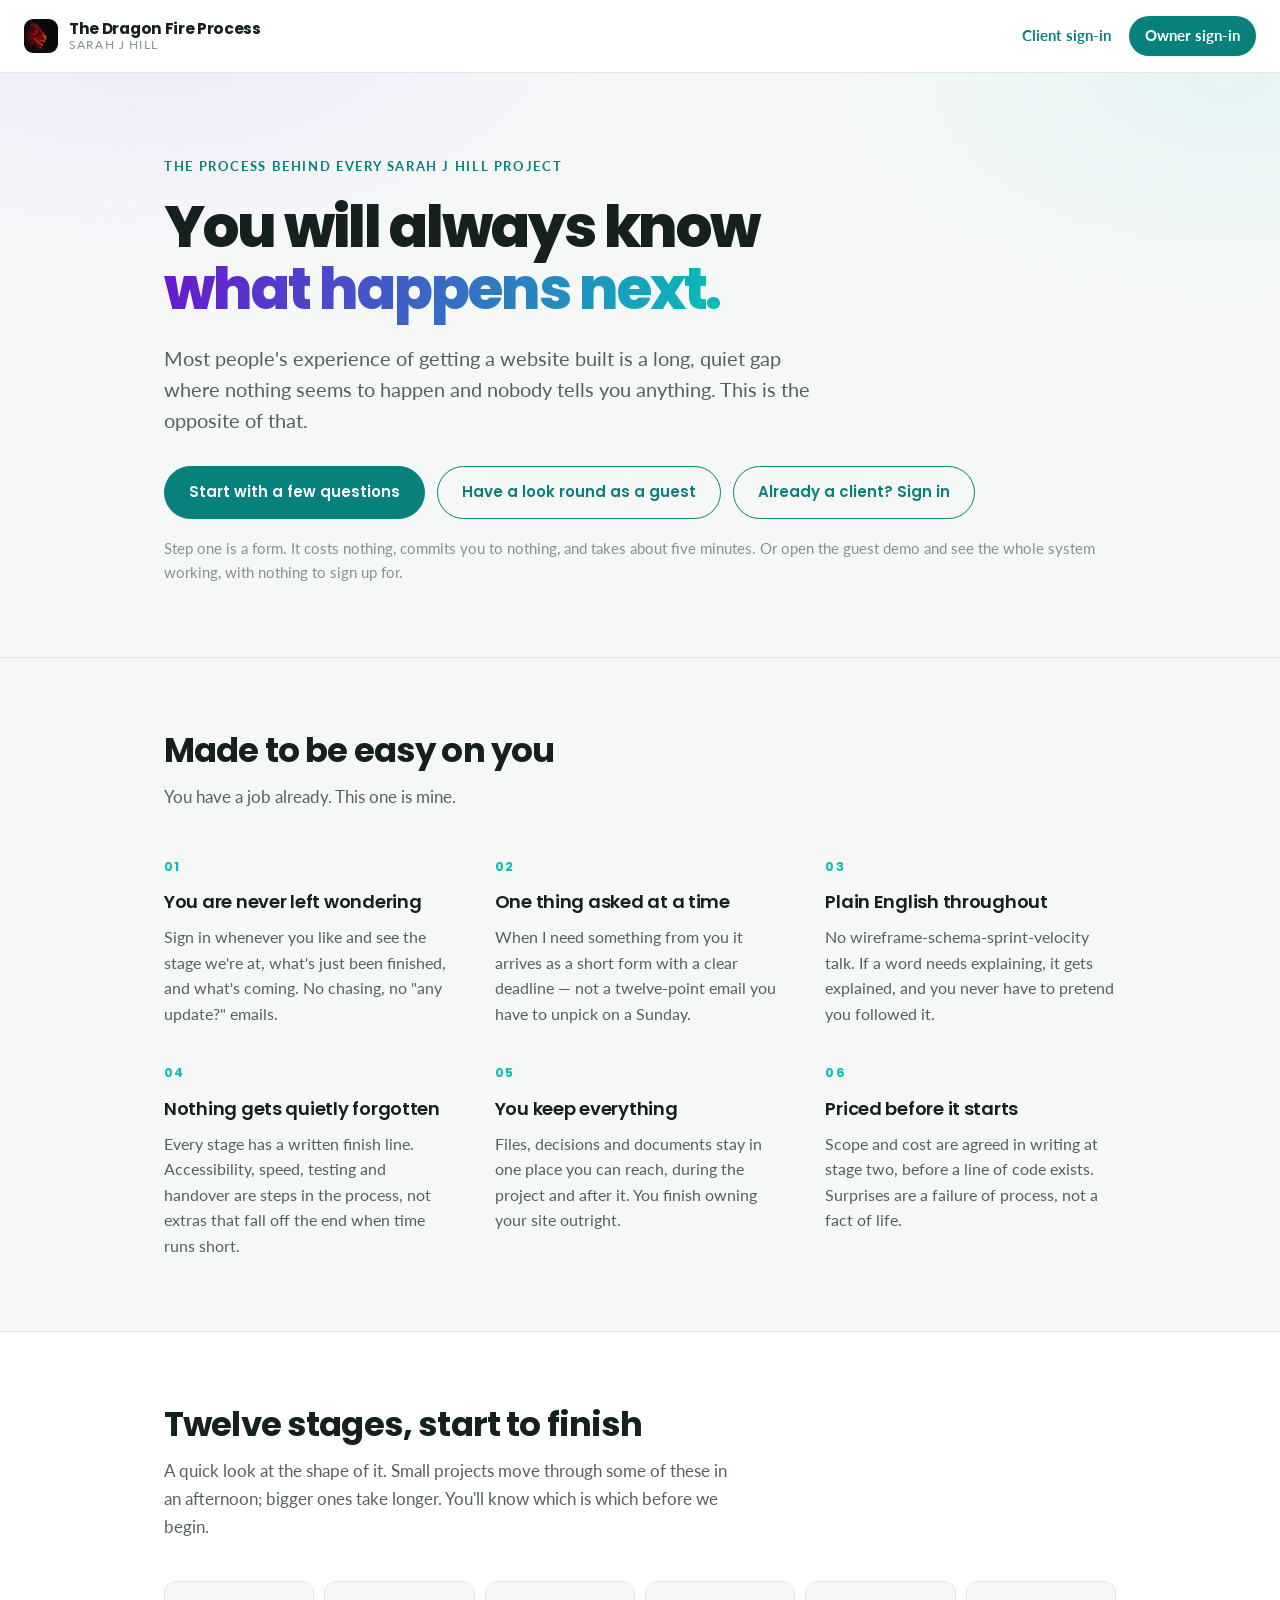
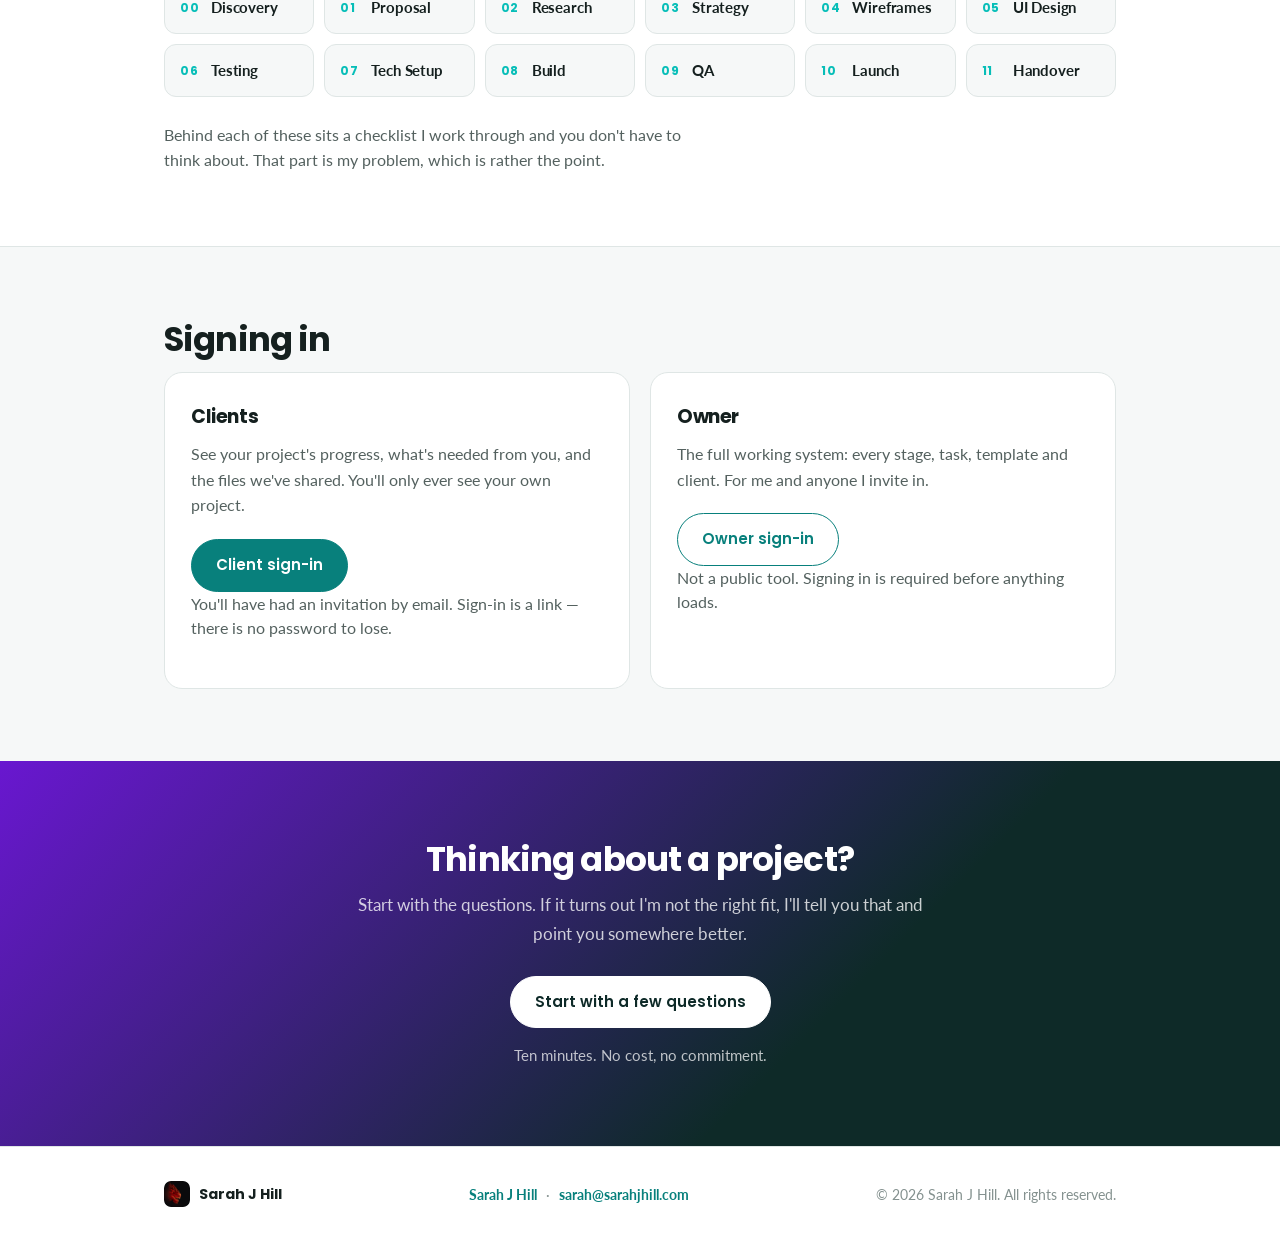
<file: index.html>
<!DOCTYPE html>
<html lang="en" data-theme="light">
<head>
<meta charset="utf-8">
<meta name="viewport" content="width=device-width, initial-scale=1">
<title>The Dragon Fire Process — know exactly what happens next</title>
<meta name="description" content="A clear, twelve-stage process for building a website, with a sign-in for clients to follow along. No jargon, no guessing what happens next.">

<!-- Social preview. og:image MUST be absolute — a relative path like
     "og.png" is silently ignored by every scraper, which then falls back to
     guessing an image from the page. -->
<meta property="og:site_name" content="Sarah J Hill">
<meta property="og:title" content="The Dragon Fire Process">
<meta property="og:description" content="Know exactly what happens next. A clear twelve-stage process, and a place to watch your project move.">
<meta property="og:type" content="website">
<meta property="og:url" content="https://sarahjhill.com/project-os/">
<meta property="og:image" content="https://sarahjhill.com/project-os/og.png">
<meta property="og:image:width" content="1200">
<meta property="og:image:height" content="630">
<meta property="og:image:alt" content="The Dragon Fire Process landing page: you will always know what happens next.">
<meta name="twitter:card" content="summary_large_image">
<meta name="twitter:title" content="The Dragon Fire Process">
<meta name="twitter:description" content="Know exactly what happens next. A clear twelve-stage process, and a place to watch your project move.">
<meta name="twitter:image" content="https://sarahjhill.com/project-os/og.png">

<link rel="icon" href="icon.svg" type="image/svg+xml">
<link rel="apple-touch-icon" href="icon-180.png">
<meta name="theme-color" content="#07beb8">

<link rel="preconnect" href="https://fonts.googleapis.com">
<link rel="preconnect" href="https://fonts.gstatic.com" crossorigin>
<link href="https://fonts.googleapis.com/css2?family=Lato:wght@400;700&family=Poppins:wght@600;700;800&display=swap" rel="stylesheet">
<link rel="stylesheet" href="css/landing.css">
</head>
<body>

<a class="skip" href="#main">Skip to content</a>

<header class="lp-top">
  <a class="lp-brand" href="./">
    <img src="icon.svg" alt="" class="lp-mark">
    <span class="lp-brand-text">
      <span class="lp-brand-name">The Dragon Fire Process</span>
      <span class="lp-brand-sub">Sarah J Hill</span>
    </span>
  </a>
  <nav class="lp-nav" aria-label="Primary">
    <a href="client.html">Client sign-in</a>
    <a class="lp-nav-btn" href="app.html">Owner sign-in</a>
  </nav>
</header>

<main id="main">

  <!-- ============================ Hero ============================ -->
  <section class="lp-hero">
    <div class="lp-wrap">
      <p class="lp-eyebrow">The process behind every Sarah J Hill project</p>
      <h1 class="lp-h1">
        You will always know<br><em>what happens next.</em>
      </h1>
      <p class="lp-lede">
        Most people's experience of getting a website built is a long, quiet gap
        where nothing seems to happen and nobody tells you anything. This is the
        opposite of that.
      </p>
      <div class="lp-cta-row">
        <a class="lp-btn lp-btn-primary" href="forms/intake.html">
          Start with a few questions
        </a>
        <a class="lp-btn" href="app.html?guest=1">Have a look round as a guest</a>
        <a class="lp-btn" href="client.html">Already a client? Sign in</a>
      </div>
      <p class="lp-reassure">
        Step one is a form. It costs nothing, commits you to nothing, and takes
        about five minutes. Or open the guest demo and see the whole system
        working, with nothing to sign up for.
      </p>
    </div>
  </section>

  <!-- ========================== Benefits =========================== -->
  <section class="lp-section">
    <div class="lp-wrap">
      <h2 class="lp-h2">Made to be easy on you</h2>
      <p class="lp-sub">
        You have a job already. This one is mine.
      </p>

      <ul class="lp-benefits">
        <li>
          <span class="lp-b-num">01</span>
          <h3>You are never left wondering</h3>
          <p>
            Sign in whenever you like and see the stage we're at, what's just been
            finished, and what's coming. No chasing, no "any update?" emails.
          </p>
        </li>
        <li>
          <span class="lp-b-num">02</span>
          <h3>One thing asked at a time</h3>
          <p>
            When I need something from you it arrives as a short form with a clear
            deadline — not a twelve-point email you have to unpick on a Sunday.
          </p>
        </li>
        <li>
          <span class="lp-b-num">03</span>
          <h3>Plain English throughout</h3>
          <p>
            No wireframe-schema-sprint-velocity talk. If a word needs explaining,
            it gets explained, and you never have to pretend you followed it.
          </p>
        </li>
        <li>
          <span class="lp-b-num">04</span>
          <h3>Nothing gets quietly forgotten</h3>
          <p>
            Every stage has a written finish line. Accessibility, speed, testing
            and handover are steps in the process, not extras that fall off the
            end when time runs short.
          </p>
        </li>
        <li>
          <span class="lp-b-num">05</span>
          <h3>You keep everything</h3>
          <p>
            Files, decisions and documents stay in one place you can reach, during
            the project and after it. You finish owning your site outright.
          </p>
        </li>
        <li>
          <span class="lp-b-num">06</span>
          <h3>Priced before it starts</h3>
          <p>
            Scope and cost are agreed in writing at stage two, before a line of
            code exists. Surprises are a failure of process, not a fact of life.
          </p>
        </li>
      </ul>
    </div>
  </section>

  <!-- ========================== The stages ========================= -->
  <section class="lp-section lp-section-alt">
    <div class="lp-wrap">
      <h2 class="lp-h2">Twelve stages, start to finish</h2>
      <p class="lp-sub">
        A quick look at the shape of it. Small projects move through some of these
        in an afternoon; bigger ones take longer. You'll know which is which
        before we begin.
      </p>

      <ol class="lp-stages">
        <li><span class="lp-s-num">00</span><span class="lp-s-name">Discovery</span></li>
        <li><span class="lp-s-num">01</span><span class="lp-s-name">Proposal</span></li>
        <li><span class="lp-s-num">02</span><span class="lp-s-name">Research</span></li>
        <li><span class="lp-s-num">03</span><span class="lp-s-name">Strategy</span></li>
        <li><span class="lp-s-num">04</span><span class="lp-s-name">Wireframes</span></li>
        <li><span class="lp-s-num">05</span><span class="lp-s-name">UI Design</span></li>
        <li><span class="lp-s-num">06</span><span class="lp-s-name">Testing</span></li>
        <li><span class="lp-s-num">07</span><span class="lp-s-name">Tech Setup</span></li>
        <li><span class="lp-s-num">08</span><span class="lp-s-name">Build</span></li>
        <li><span class="lp-s-num">09</span><span class="lp-s-name">QA</span></li>
        <li><span class="lp-s-num">10</span><span class="lp-s-name">Launch</span></li>
        <li><span class="lp-s-num">11</span><span class="lp-s-name">Handover</span></li>
      </ol>

      <p class="lp-stages-note">
        Behind each of these sits a checklist I work through and you don't have to
        think about. That part is my problem, which is rather the point.
      </p>
    </div>
  </section>

  <!-- ============================ Doors ============================ -->
  <section class="lp-section">
    <div class="lp-wrap">
      <h2 class="lp-h2">Signing in</h2>
      <div class="lp-doors">

        <div class="lp-door">
          <h3>Clients</h3>
          <p>
            See your project's progress, what's needed from you, and the files
            we've shared. You'll only ever see your own project.
          </p>
          <a class="lp-btn lp-btn-primary" href="client.html">Client sign-in</a>
          <p class="lp-door-note">
            You'll have had an invitation by email. Sign-in is a link — there is no
            password to lose.
          </p>
        </div>

        <div class="lp-door">
          <h3>Owner</h3>
          <p>
            The full working system: every stage, task, template and client. For me
            and anyone I invite in.
          </p>
          <a class="lp-btn" href="app.html">Owner sign-in</a>
          <p class="lp-door-note">
            Not a public tool. Signing in is required before anything loads.
          </p>
        </div>

      </div>
    </div>
  </section>

  <!-- ============================= CTA ============================= -->
  <section class="lp-final">
    <div class="lp-wrap">
      <h2 class="lp-h2">Thinking about a project?</h2>
      <p class="lp-sub lp-sub-light">
        Start with the questions. If it turns out I'm not the right fit, I'll tell
        you that and point you somewhere better.
      </p>
      <a class="lp-btn lp-btn-invert" href="forms/intake.html">
        Start with a few questions
      </a>
      <p class="lp-reassure lp-reassure-light">
        Ten minutes. No cost, no commitment.
      </p>
    </div>
  </section>

</main>

<footer class="lp-foot">
  <div class="lp-wrap lp-foot-inner">
    <p class="lp-foot-brand">
      <img src="icon.svg" alt="" class="lp-foot-mark">
      Sarah J Hill
    </p>
    <p class="lp-foot-links">
      <a href="https://sarahjhill.com/">Sarah J Hill</a>
      <span aria-hidden="true">·</span>
      <a href="mailto:sarah@sarahjhill.com">sarah@sarahjhill.com</a>
    </p>
    <p class="lp-foot-copy">
      &copy; <span id="lpYear">2026</span> Sarah J Hill. All rights reserved.
    </p>
  </div>
</footer>

<script>
  document.getElementById('lpYear').textContent = new Date().getFullYear();
</script>
</body>
</html>
</file>
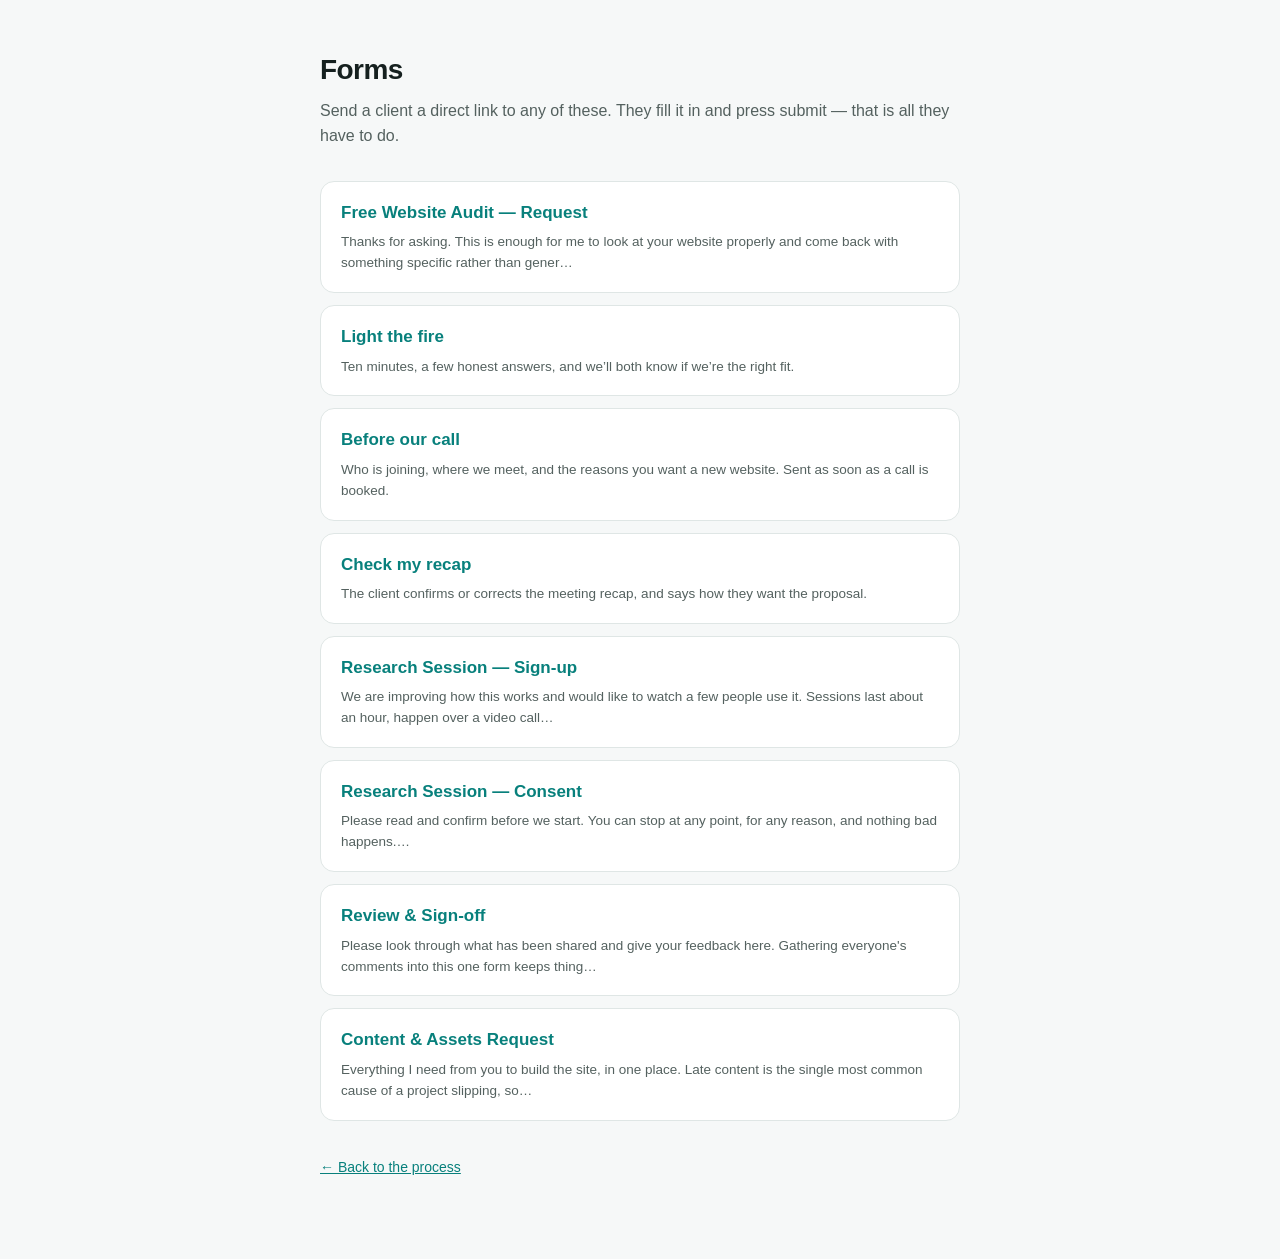
<file: forms/index.html>
<!DOCTYPE html>
<html lang="en">
<head>
<meta charset="utf-8">
<meta name="viewport" content="width=device-width, initial-scale=1">
<title>Forms</title>
<meta name="robots" content="noindex">
<style>
:root{--bg:#F6F8F8;--surface:#fff;--text:#15201F;--text-2:#54615F;--text-3:#84918F;
--border:#DFE6E5;--accent:#08807C}
*{box-sizing:border-box}
body{margin:0;background:var(--bg);color:var(--text);line-height:1.55;
font-family:-apple-system,BlinkMacSystemFont,"Segoe UI",Inter,Roboto,Helvetica,Arial,sans-serif}
.wrap{max-width:680px;margin:0 auto;padding:48px 20px 80px}
h1{font-size:28px;letter-spacing:-.02em;margin:0 0 8px}
.sub{color:var(--text-2);margin:0 0 32px}
a.card{display:block;background:var(--surface);border:1px solid var(--border);border-radius:14px;
padding:18px 20px;margin-bottom:12px;text-decoration:none;color:inherit}
a.card:hover{border-color:var(--accent)}
a.card h2{margin:0 0 6px;font-size:17px;color:var(--accent)}
a.card p{margin:0;font-size:13.5px;color:var(--text-2)}
.back{display:inline-block;margin-top:24px;font-size:14px;color:var(--accent)}
</style>
</head>
<body>
<div class="wrap">
<h1>Forms</h1>
<p class="sub">Send a client a direct link to any of these. They fill it in and press submit — that is all they have to do.</p>
<a class="card" href="audit.html"><h2>Free Website Audit — Request</h2><p>Thanks for asking. This is enough for me to look at your website properly and come back with something specific rather than gener…</p></a>
<a class="card" href="intake.html"><h2>Light the fire</h2><p>Ten minutes, a few honest answers, and we&rsquo;ll both know if we&rsquo;re the right fit.</p></a>
<a class="card" href="precall.html"><h2>Before our call</h2><p>Who is joining, where we meet, and the reasons you want a new website. Sent as soon as a call is booked.</p></a>
<a class="card" href="recap.html"><h2>Check my recap</h2><p>The client confirms or corrects the meeting recap, and says how they want the proposal.</p></a>
<a class="card" href="screener.html"><h2>Research Session — Sign-up</h2><p>We are improving how this works and would like to watch a few people use it. Sessions last about an hour, happen over a video call…</p></a>
<a class="card" href="consent.html"><h2>Research Session — Consent</h2><p>Please read and confirm before we start. You can stop at any point, for any reason, and nothing bad happens.…</p></a>
<a class="card" href="signoff.html"><h2>Review &amp; Sign-off</h2><p>Please look through what has been shared and give your feedback here. Gathering everyone's comments into this one form keeps thing…</p></a>
<a class="card" href="content.html"><h2>Content &amp; Assets Request</h2><p>Everything I need from you to build the site, in one place. Late content is the single most common cause of a project slipping, so…</p></a>
<a class="back" href="../app.html">← Back to the process</a>
</div>
</body>
</html>
</file>
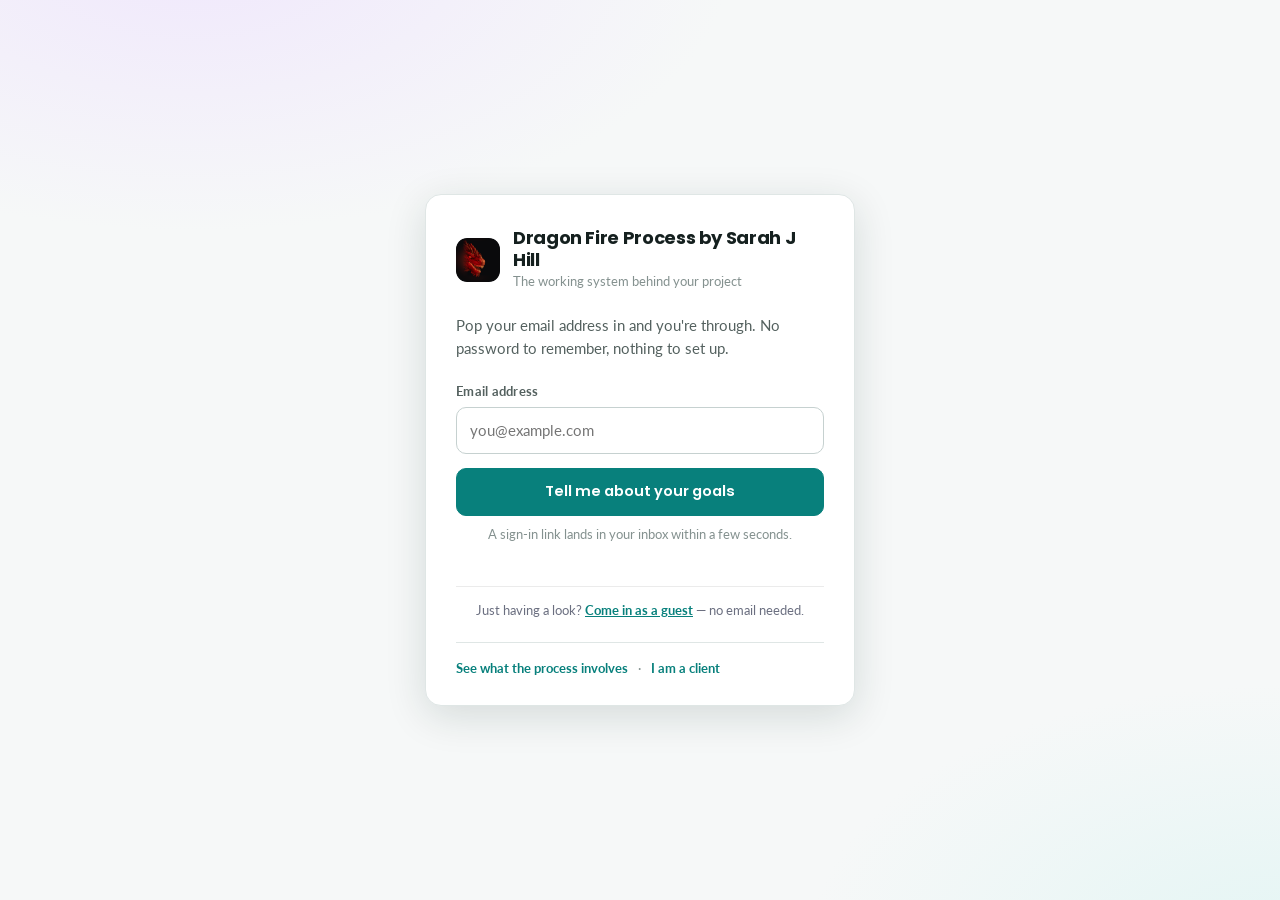
<file: app.html>
<!DOCTYPE html>
<html lang="en" data-theme="light">
<head>
<meta charset="utf-8">
<meta name="viewport" content="width=device-width, initial-scale=1">
<title>Dragon Fire Process by Sarah J Hill</title>
<meta name="robots" content="noindex, nofollow">
<link rel="icon" href="icon.svg" type="image/svg+xml">
<link rel="preconnect" href="https://fonts.googleapis.com">
<link rel="preconnect" href="https://fonts.gstatic.com" crossorigin>
<link href="https://fonts.googleapis.com/css2?family=Lato:wght@400;700&family=Poppins:wght@600;700&display=swap" rel="stylesheet">
<link rel="stylesheet" href="css/styles.css">
<meta name="theme-color" content="#07beb8">
<link rel="apple-touch-icon" href="icon-180.png">
<link rel="manifest" href="manifest.webmanifest">
</head>
<body class="is-gated">

<!-- Sign-in gate. The app markup below stays hidden until Supabase says
     there is a session. See js/gate.js for what this does and does not
     protect. -->
<div class="gate" id="gate">
  <div class="gate-card">
    <div class="gate-brand">
      <img src="icon.svg" alt="" class="gate-mark">
      <div>
        <h1>Dragon Fire Process by Sarah J Hill</h1>
        <p class="gate-sub">The working system behind your project</p>
      </div>
    </div>

    <p class="gate-intro">
      Pop your email address in and you're through. No password to remember,
      nothing to set up.
    </p>

    <form id="gateForm" novalidate>
      <label class="gate-label" for="gateEmail">Email address</label>
      <input class="gate-input" type="email" id="gateEmail" autocomplete="email"
             placeholder="you@example.com" required>
      <button class="gate-btn" type="submit">Tell me about your goals</button>
      <!-- The button is warm rather than literal, so the mechanism is spelled
           out right underneath it. Nobody should be left waiting for a form
           that is actually an email. -->
      <p class="gate-hint">A sign-in link lands in your inbox within a few seconds.</p>
    </form>

    <p class="gate-msg" id="gateMsg" role="status" aria-live="polite"></p>

    <p class="gate-note" id="gateLocalNote" hidden>
      Cloud sign-in is not configured, so the app is running locally on this
      device only. Nothing you do here leaves this browser.
    </p>

    <p class="gate-guest">
      Just having a look?
      <a href="app.html?guest=1">Come in as a guest</a> — no email needed.
    </p>

    <div class="gate-foot">
      <a href="./">See what the process involves</a>
      <span aria-hidden="true">·</span>
      <a href="client.html">I am a client</a>
    </div>
  </div>
</div>

<div id="appShell" hidden>

<header class="topbar">
  <div class="brand">
    <div class="mark"><img src="icon.svg" alt=""></div>
    <div>
      <h1>Dragon Fire Process by Sarah J Hill</h1>
      <p class="tagline">Discovery → Research → UX/UI → Build → Launch</p>
    </div>
  </div>

  <div class="topbar-right">
    <label class="sr-only" for="projectSelect">Active project</label>
    <select id="projectSelect" class="select"></select>
    <span id="trackBadge" class="trackbadge"></span>
    <button class="btn btn-ghost" id="newProjectBtn" title="New project">+ Project</button>
    <button class="btn btn-ghost icon" id="themeBtn" title="Toggle theme">◐</button>
    <div class="menu-wrap">
      <button class="btn btn-ghost icon" id="moreBtn" title="More">⋯</button>
      <div class="menu" id="moreMenu" hidden>
        <button data-act="export">Export backup (.json)</button>
        <button data-act="import">Import backup</button>
        <button data-act="exportcsv">Export tasks (.csv)</button>
        <button data-act="rename">Rename project</button>
        <button data-act="reset">Reset project progress</button>
        <button data-act="delete" class="danger">Delete project</button>
      </div>
    </div>
  </div>
</header>

<nav class="tabs" id="tabs">
  <button class="tab active" data-view="dashboard">Dashboard</button>
  <button class="tab" data-view="summary">Summary</button>
  <button class="tab" data-view="today">Today</button>
  <button class="tab" data-view="phases">Process</button>
  <button class="tab" data-view="board">Board</button>
  <button class="tab" data-view="sprints">Sprints</button>
  <button class="tab" data-view="files">Files</button>
  <button class="tab" data-view="docs">Templates</button>
  <button class="tab" data-view="audits">Audits</button>
  <button class="tab" data-view="clients">Clients</button>
</nav>

<div class="toolbar" id="toolbar">
  <input type="search" id="search" class="input" placeholder="Search tasks, guidance, deliverables…">
  <select id="filterPhase" class="select sm"><option value="">All phases</option></select>
  <select id="filterStatus" class="select sm">
    <option value="">Any status</option>
    <option value="todo">To do</option>
    <option value="doing">In progress</option>
    <option value="blocked">Blocked</option>
    <option value="review">In review</option>
    <option value="done">Done</option>
  </select>
  <select id="filterPri" class="select sm">
    <option value="">Any priority</option>
    <option value="1">Critical</option>
    <option value="2">High</option>
    <option value="3">Medium</option>
    <option value="4">Low</option>
  </select>
  <label class="checkline"><input type="checkbox" id="filterMine"> Hide done</label>
  <button class="btn btn-ghost sm" id="clearFilters">Clear</button>
</div>

<main id="main">
  <div id="bootstatus" style="padding:40px;text-align:center;color:#8A8A82;font-size:14px">
    Loading Dragon Fire Process by Sarah J Hill…
  </div>
  <noscript>
    <div style="padding:24px;border:1px solid #ccc;border-radius:12px;max-width:640px">
      <h2 style="margin-top:0">Open this file in a web browser</h2>
      <p>You are most likely viewing this in a preview pane (a file previewer, email client, or an app's built-in
         viewer). Those deliberately disable scripts, so the app cannot start.</p>
      <p><strong>To open it properly:</strong> find the file on your computer, right-click it, choose
         <strong>Open With</strong>, and pick <strong>Google Chrome</strong> or <strong>Microsoft Edge</strong>.
         Or open Chrome first and drag the file onto a blank tab.</p>
      <p style="color:#666;font-size:14px">If it still shows this message in a real browser, JavaScript is switched
         off in that browser's settings. Dragon Fire Process by Sarah J Hill runs entirely on your machine — nothing is sent anywhere.</p>
    </div>
  </noscript>
</main>

<!-- Task detail drawer -->
<div class="scrim" id="scrim" hidden></div>
<aside class="drawer" id="drawer" hidden aria-label="Task detail"></aside>

<!-- Generic modal -->
<div class="modal-wrap" id="modalWrap" hidden>
  <div class="modal" id="modal" role="dialog" aria-modal="true"></div>
</div>

<!-- Copyright. Inside the shell rather than the page, so it is not sitting
     under the sign-in form on the way in. -->
<footer class="app-foot">
  <p>
    &copy; <span id="appYear">2026</span> Dragon Fire Design. All rights reserved.
  </p>
  <p>
    The process, the templates, the forms and the code are my own work.
    Not licensed for reuse, redistribution or resale —
    <a href="https://github.com/sarahjhill/project-os/blob/main/LICENSE"
       target="_blank" rel="noopener">see the licence</a>.
    Asking is always welcome:
    <a href="mailto:hantaah21@gmail.com">hantaah21@gmail.com</a>
  </p>
</footer>

</div><!-- /#appShell -->

<input type="file" id="filePicker" multiple hidden>
<input type="file" id="importPicker" accept="application/json,.json" multiple hidden>

<script>
/* Startup marker — runs before everything else so a failure is legible. */
(function () {
  var el = document.getElementById('bootstatus');
  if (el) el.innerHTML = '<strong>JavaScript is running.</strong><br>Loading the process data…';
  window.__bootStage = 'marker';
  window.addEventListener('error', function (e) {
    var s = document.getElementById('bootstatus');
    if (!s) return;
    s.style.color = '#B23A32';
    s.style.textAlign = 'left';
    s.innerHTML = '<h3>The app hit an error while starting</h3>' +
      '<p>Last stage reached: <code>' + (window.__bootStage || 'unknown') + '</code></p>' +
      '<pre style="white-space:pre-wrap;background:#F0EFEC;padding:12px;border-radius:8px;color:#333">' +
      String(e.message || e) + '\n' + String(e.filename || '') + ' line ' + String(e.lineno || '') +
      '</pre><p>Send this text over and it can be fixed directly.</p>';
  });
})();
</script>

<script src="js/config.js"></script>
<script src="js/data-phases.js"></script>
<script src="js/data-checklists.js"></script>
<script src="js/data-phases-2.js"></script>
<script src="js/data-docs.js"></script>
<script src="js/data-docs-2.js"></script>
<script src="js/data-forms.js"></script>
<script src="js/data-audit.js"></script>
<script src="js/data-phases-growth.js"></script>
<script src="js/data-tracks.js"></script>
<script src="js/guest.js"></script>
<script src="js/forms.js"></script>
<script src="js/cloud.js"></script>
<script src="js/store.js"></script>
<script src="js/clients-ui.js"></script>
<script src="js/app.js"></script>
<script src="js/gate.js"></script>
<script>
  /* Footer year, so the copyright does not quietly go stale. */
  (function () {
    var el = document.getElementById('appYear');
    if (el) el.textContent = new Date().getFullYear();
  })();
</script>
<script>
/* Offline support — only on http(s); harmless when opened as a local file. */
if ('serviceWorker' in navigator && location.protocol.indexOf('http') === 0) {
  window.addEventListener('load', function () {
    navigator.serviceWorker.register('sw.js').catch(function () { /* offline is optional */ });
  });
}
</script>
</body>
</html>
</file>
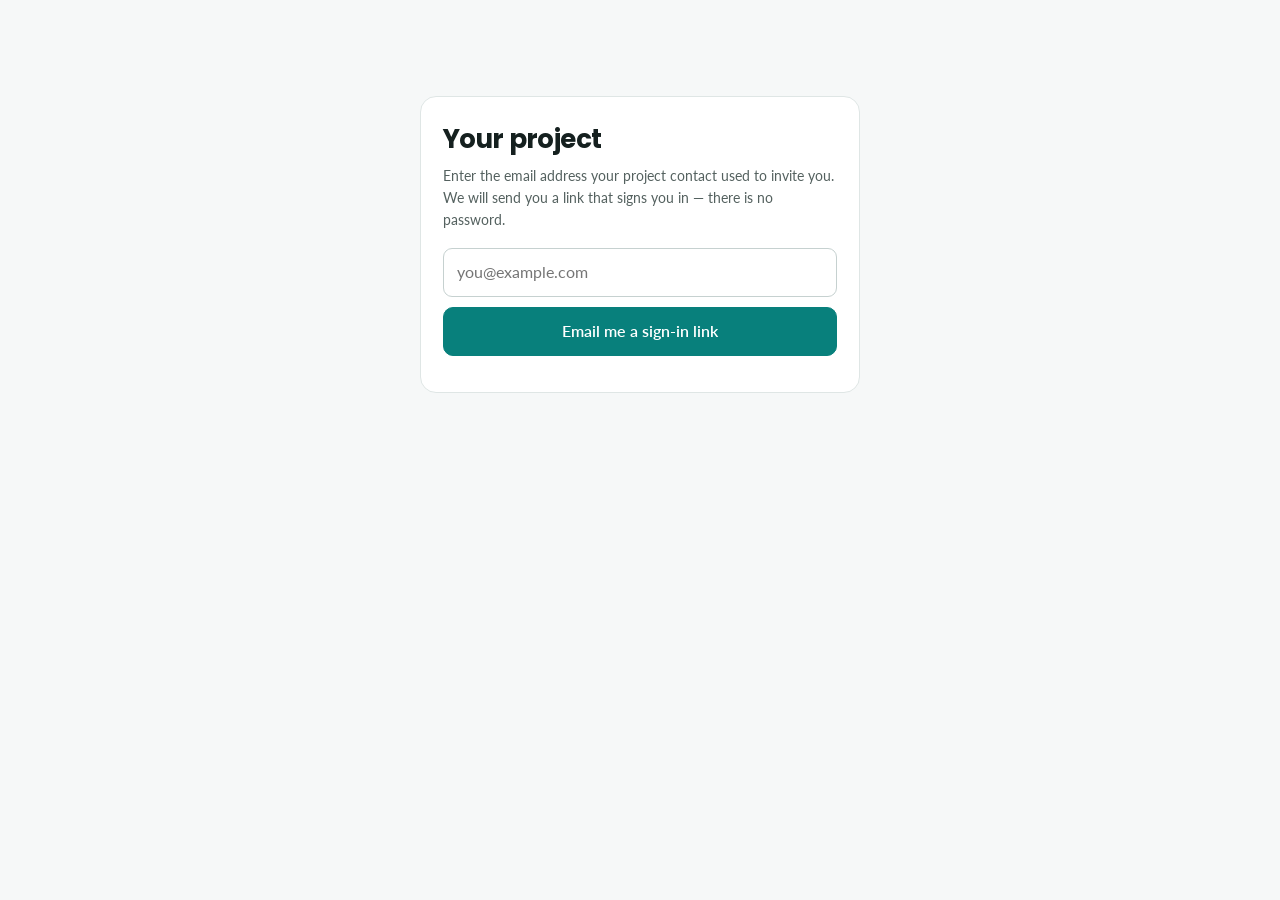
<file: client.html>
<!DOCTYPE html>
<html lang="en">
<head>
<meta charset="utf-8">
<meta name="viewport" content="width=device-width, initial-scale=1">
<title>Your project — Sarah J Hill</title>
<meta name="robots" content="noindex">
<link rel="icon" href="icon.svg" type="image/svg+xml">
<link rel="preconnect" href="https://fonts.googleapis.com">
<link rel="preconnect" href="https://fonts.gstatic.com" crossorigin>
<link href="https://fonts.googleapis.com/css2?family=Lato:wght@400;700&family=Poppins:wght@600;700&display=swap" rel="stylesheet">
<style>
/* Sarah J Hill palette. The accent is a darkened brand teal: the bright
   #07beb8 only reaches 2.3:1 on white and is not readable as text. */
:root{
  --bg:#F6F8F8; --surface:#fff; --sunken:#EDF1F1; --text:#15201F; --text-2:#54615F;
  --text-3:#84918F; --border:#DFE6E5; --strong:#C6D1D0;
  --accent:#08807C; --accent-bright:#07beb8;
  --ok:#1E7A5A; --ok-soft:#E3F3EC; --warn:#96700F; --warn-soft:#FAF1DA; --danger:#B02F2F;
  --display:'Poppins',-apple-system,BlinkMacSystemFont,"Segoe UI",Helvetica,Arial,sans-serif;
}
*{box-sizing:border-box}
body{margin:0;background:var(--bg);color:var(--text);line-height:1.55;font-size:16px;
 font-family:'Lato',-apple-system,BlinkMacSystemFont,"Segoe UI",Roboto,Helvetica,Arial,sans-serif}
.wrap{max-width:1140px;margin:0 auto;padding:36px 20px 90px}
header.top{display:flex;justify-content:space-between;align-items:flex-start;gap:16px;
 flex-wrap:wrap;margin-bottom:24px}
h1{font-family:var(--display);font-size:26px;font-weight:700;letter-spacing:-.025em;margin:0 0 4px}
.sub{color:var(--text-2);margin:0;font-size:14px}

/* Two columns on a real screen: the project on the left, the
   conversation pinned on the right where it is always in view. */
.layout{display:grid;grid-template-columns:minmax(0,1fr) 350px;gap:20px;align-items:start}
.layout.solo{grid-template-columns:minmax(0,1fr)}
.rail{position:sticky;top:16px}
.rail .card{margin-bottom:0}
.msgscroll{max-height:44vh;overflow-y:auto;overscroll-behavior:contain}

.card{background:var(--surface);border:1px solid var(--border);border-radius:16px;padding:22px;margin-bottom:16px}
h2{font-size:15px;margin:0 0 14px;letter-spacing:.02em;text-transform:uppercase;
 color:var(--text-3);font-weight:700}
.bar{height:10px;border-radius:99px;background:var(--sunken);overflow:hidden;margin:6px 0 10px}
.bar>span{display:block;height:100%;background:linear-gradient(90deg,var(--accent),var(--accent-bright));
 border-radius:99px;transition:width .4s}
.pct{font-family:var(--display);font-size:34px;font-weight:700;letter-spacing:-.03em;line-height:1}
.stageline{font-size:13px;color:var(--text-3);margin:6px 0 0;letter-spacing:.02em;
 text-transform:uppercase;font-weight:700}
.phase{font-size:17px;margin:12px 0 4px;font-weight:700;font-family:var(--display);letter-spacing:-.01em}
.goal{color:var(--text-2);font-size:14.5px;margin:0}

/* Welcome */
.welcome h1{font-size:23px;margin-bottom:8px}
.welcome p{margin:0 0 10px;font-size:15.5px;color:var(--text-2)}
.welcome p:last-child{margin-bottom:0}
.note{background:var(--sunken);border-left:3px solid var(--accent);padding:14px 16px;
 border-radius:0 10px 10px 0;font-size:15px;margin:0;white-space:pre-wrap}
.nowcard{border-left:4px solid var(--accent)}
.nowgrid{display:grid;gap:14px}
.nowk{margin:0 0 2px;font-size:12px;text-transform:uppercase;letter-spacing:.05em;font-weight:700;color:var(--text-3)}
.nowv{margin:0}
.noteempty{border-left-color:var(--strong);color:var(--text-3);font-style:italic}

.row{display:flex;gap:12px;align-items:flex-start;padding:12px 0;border-bottom:1px solid var(--border)}
.row:last-child{border-bottom:0}
.row .ic{width:26px;height:26px;border-radius:8px;background:var(--sunken);display:grid;
 place-items:center;font-size:13px;flex:0 0 auto;color:var(--text-2)}
.row .ic.done{background:var(--ok-soft);color:var(--ok)}
.row .ic.late{background:var(--warn-soft);color:var(--warn)}
.row .body{flex:1;min-width:0}
.row .body strong{display:block;font-size:15px}
.row .body .d{color:var(--text-2);font-size:13.5px;margin-top:2px}
.row .when{font-size:12.5px;color:var(--text-3);flex:0 0 auto;text-align:right}
.done-row strong{text-decoration:line-through;color:var(--text-3)}

/* The journey */
.step{display:flex;gap:14px;padding:16px 0;border-bottom:1px solid var(--border)}
.step:last-child{border-bottom:0}
.step .num{width:30px;height:30px;border-radius:50%;flex:0 0 auto;display:grid;place-items:center;
 font-size:13px;font-weight:700;background:var(--sunken);color:var(--text-3);
 font-family:var(--display)}
.step.done .num{background:var(--ok-soft);color:var(--ok)}
.step.current .num{background:var(--accent);color:#fff}
.step .t{font-size:16px;font-weight:700;font-family:var(--display);letter-spacing:-.01em;
 margin:2px 0 0;display:flex;gap:9px;align-items:baseline;flex-wrap:wrap}
.step.done .t{color:var(--text-2)}
.step .did{color:var(--text-2);font-size:14.5px;margin:5px 0 0}
.step .yours{margin:9px 0 0;font-size:14.5px;padding:9px 12px;border-radius:9px;
 background:var(--sunken)}
.step .yours b{font-family:var(--display);font-size:12.5px;text-transform:uppercase;
 letter-spacing:.03em;color:var(--accent);display:block;margin-bottom:2px}
.step .yours.none{background:transparent;padding:6px 0 0;color:var(--text-3);font-size:13.5px}

a.btnlink{display:inline-block;text-decoration:none;padding:10px 17px;border-radius:10px;
 background:var(--accent);color:#fff;font-weight:600;border:1px solid var(--accent);
 font-size:14.5px;margin-top:9px}
a.btnlink:hover{filter:brightness(1.07)}
a.btnlink:focus-visible{outline:2px solid var(--accent);outline-offset:2px}
button.btn{padding:11px 18px;border-radius:10px;border:1px solid var(--strong);
 background:var(--surface);font:inherit;cursor:pointer}
button.btn:hover{background:var(--sunken)}
button.primary{background:var(--accent);border-color:var(--accent);color:#fff;font-weight:600}
button.primary:hover{filter:brightness(1.07)}
input,textarea{width:100%;padding:11px 13px;border:1px solid var(--strong);border-radius:9px;font:inherit;
 background:var(--surface)}
textarea{resize:vertical;min-height:70px}
input:focus,textarea:focus,button:focus-visible{outline:2px solid var(--accent);outline-offset:1px}
.msgrow{padding:10px 0;border-bottom:1px solid var(--border)}
.msgrow:last-child{border-bottom:0}
.msgrow .who{font-size:12.5px;color:var(--text-3);margin-bottom:2px}
.msgrow.mine{text-align:right}
.cuitem{display:flex;align-items:center;gap:10px;padding:8px 0;border-bottom:1px solid var(--border)}
.cuitem:last-child{border-bottom:0}
.signin{max-width:440px;margin:60px auto}
.msg{font-size:14px;color:var(--text-2);margin-top:14px}
.err{color:var(--danger)}
.empty{color:var(--text-3);font-size:14px}
.tiny{font-size:12.5px;color:var(--text-3)}
.pill{display:inline-block;padding:2px 9px;border-radius:99px;font-size:11.5px;font-weight:600}
.pill.done{background:var(--ok-soft);color:var(--ok)}
.pill.slipped{background:var(--warn-soft);color:var(--warn)}
.pill.planned{background:var(--sunken);color:var(--text-2)}
.pill.now{background:var(--accent);color:#fff}
.pill.soon{background:var(--sunken);color:var(--text-3)}
details{border:1px solid var(--border);border-radius:10px;padding:12px 14px;margin-bottom:8px;
 background:var(--surface)}
summary{cursor:pointer;font-weight:600;font-size:14.5px}
details table{width:100%;border-collapse:collapse;margin-top:12px;font-size:13.5px}
details td{border-top:1px solid var(--border);padding:7px 6px;vertical-align:top}
details td:first-child{width:40%;color:var(--text-2)}
footer{text-align:center;color:var(--text-3);font-size:12.5px;margin-top:34px}

@media(max-width:900px){
  .layout{grid-template-columns:minmax(0,1fr)}
  .rail{position:static}
  .rail .card{margin-bottom:16px}
  .msgscroll{max-height:none}
}
@media(max-width:600px){.wrap{padding:24px 14px 70px}h1{font-size:23px}}
</style>
</head>
<body>
<div class="wrap" id="app">
  <div class="signin card">
    <h1 style="margin-bottom:8px">Your project</h1>
    <p class="sub">Loading…</p>
  </div>
</div>

<script src="js/config.js"></script>
<script src="js/data-journey.js"></script>
<script src="js/cloud.js"></script>
<script>
(function () {
  'use strict';
  var app = document.getElementById('app');

  function esc(s){return String(s==null?'':s).replace(/&/g,'&amp;').replace(/</g,'&lt;')
    .replace(/>/g,'&gt;').replace(/"/g,'&quot;');}
  function d(x){ if(!x) return ''; var t=new Date(x); return isNaN(t)?String(x):
    t.toLocaleDateString(undefined,{day:'numeric',month:'short',year:'numeric'}); }

  /* "Kay Williams" -> "Kay". Used only to make the welcome sound like a
     person wrote it. Falls back to no name at all rather than guessing. */
  function firstName(s){
    s = String(s || '').trim();
    if (!s) return '';
    var bit = s.split(/[\s,]+/)[0];
    return (bit && bit.length < 20) ? bit : '';
  }

  /* An action can carry a link the client clicks — a booking page, a form.
     It is typed by the project owner, but a link is the one field on this
     page that becomes executable, so only http(s) is ever rendered.
     Anything else (javascript:, data:) is dropped rather than shown. */
  function safeUrl(u){
    u = String(u == null ? '' : u).trim();
    return /^https?:\/\//i.test(u) ? u : '';
  }

  function isPreview(){
    try { return !!new URLSearchParams(location.search).get('preview'); }
    catch (e) { return false; }
  }

  function journey(id, fallback){
    return (window.journeyFor ? window.journeyFor(id, fallback)
      : { name: fallback || 'This stage', did: '', needs: false, you: '' });
  }

  /* Snapshots published before the journey existed carry no phases array,
     only the old progress block. Rebuild the stage list from that rather
     than showing nothing — and never treat missing data as "finished",
     which is what an earlier version of this page did.

     The old block gives phaseNum (the index of the stage in flight) and
     phaseTotal. A genuinely finished project is the one case where the
     app wrote phaseName: 'Complete'. */
  function inferPhases(pr) {
    if (!pr || !pr.phaseTotal) return null;
    /* Only for a client website project. Everything else keeps its own
       phase names and gets no invented journey. */
    if (!(window.isClientTrackSnapshot && window.isClientTrackSnapshot(pr))) return null;
    var total = pr.phaseTotal;
    var finished = pr.phaseName === 'Complete';
    var curNum = typeof pr.phaseNum === 'number' ? pr.phaseNum : null;
    if (!finished && curNum === null) return null;   // not enough to say anything honest

    var out = [];
    for (var i = 0; i < total; i++) {
      out.push({
        id: 'p' + i, num: i, name: 'Stage ' + (i + 1),
        done: 0, total: 0, pct: 0,
        state: finished ? 'done'
             : i < curNum ? 'done'
             : i === curNum ? 'current' : 'upcoming'
      });
    }
    return out;
  }

  function allComplete(phases) {
    return !!(phases && phases.length && phases.every(function (ph) {
      return ph.state === 'done';
    }));
  }

  function signInView(msg, isErr) {
    app.innerHTML =
      '<div class="signin card">' +
      '<h1 style="margin-bottom:6px">Your project</h1>' +
      '<p class="sub">Enter the email address your project contact used to invite you. ' +
      'We will send you a link that signs you in — there is no password.</p>' +
      '<div style="margin-top:18px"><input id="em" type="email" placeholder="you@example.com" autocomplete="email"></div>' +
      '<div style="margin-top:10px"><button type="button" class="btn primary" id="go" style="width:100%">Email me a sign-in link</button></div>' +
      '<p class="msg' + (isErr ? ' err' : '') + '" id="msg">' + (msg || '') + '</p></div>';

    document.getElementById('go').onclick = function () {
      var em = document.getElementById('em').value.trim();
      var m = document.getElementById('msg');
      if (!em) { m.textContent = 'Please enter your email address.'; m.className = 'msg err'; return; }
      m.className = 'msg'; m.textContent = 'Sending…';
      window.Cloud.signIn(em, location.href.split('#')[0]).then(function () {
        m.innerHTML = '<strong>Check your inbox.</strong> Click the link in the email and you will be signed in. ' +
          'It sometimes takes a minute, and the first one can land in spam.';
      }).catch(function (e) { m.className = 'msg err'; m.textContent = 'Could not send: ' + e.message; });
    };
    document.getElementById('em').addEventListener('keydown', function (e) {
      if (e.key === 'Enter') document.getElementById('go').click();
    });
  }

  function notInvited(email) {
    app.innerHTML = '<div class="signin card"><h1 style="margin-bottom:6px">Nothing shared yet</h1>' +
      '<p class="sub">You are signed in as <strong>' + esc(email) + '</strong>, but no project has been ' +
      'shared with this address.</p><p class="sub" style="margin-top:10px">If you were invited using a ' +
      'different email, sign out and try that one. Otherwise ask your project contact to check the address ' +
      'they invited.</p><div style="margin-top:18px"><button type="button" class="btn" id="out">Sign out</button></div></div>';
    document.getElementById('out').onclick = function () {
      window.Cloud.signOut().then(function () { signInView(); });
    };
  }

  /* ---------- the pieces of the page ---------- */

  function welcomeCard(proj, note) {
    var who = firstName(proj.client);
    var h = '<div class="card welcome">' +
      '<h1>' + (who ? 'Welcome, ' + esc(who) + '.' : 'Welcome.') + '</h1>' +
      '<p>This is your project page. It is private to you, and it is where you can see ' +
      'exactly what has been done so far, what happens next, and anything I need from you.</p>' +
      '<p>Nothing here is public, and you do not need a password — you sign in with a link sent ' +
      'to your email. Have a look round, and use the messages on this page whenever you want to ' +
      'ask something. There is no such thing as a daft question.</p>';

    if (note) {
      h += '<p style="margin-top:16px;font-size:12.5px;text-transform:uppercase;letter-spacing:.03em;' +
        'color:var(--text-3);font-weight:700">Latest update</p>' +
        '<p class="note">' + esc(note) + '</p>';
    } else if (isPreview()) {
      h += '<p style="margin-top:16px;font-size:12.5px;text-transform:uppercase;letter-spacing:.03em;' +
        'color:var(--text-3);font-weight:700">Latest update</p>' +
        '<p class="note noteempty">You have not written an update for this client yet. ' +
        'Add one in Clients &rarr; the note field, and it appears here. ' +
        'Your client does not see this box while it is empty.</p>';
    }
    return h + '</div>';
  }

  function progressCard(pr, phases) {
    var cur = null;
    (phases || []).forEach(function (ph) { if (!cur && ph.state === 'current') cur = ph; });

    var total = (phases && phases.length) || pr.phaseTotal || 0;
    var idx = 0;
    if (cur && phases) { phases.forEach(function (ph, i) { if (ph.id === cur.id) idx = i + 1; }); }

    var finished = allComplete(phases);
    var j = cur ? journey(cur.id, cur.name) : null;

    var h = '<div class="card"><h2>Progress</h2>' +
      '<div class="pct">' + (pr.pct || 0) + '%</div>' +
      '<div class="bar"><span style="width:' + (pr.pct || 0) + '%"></span></div>';

    /* Only ever claim a position we actually know. No stage data means no
       stage line — not an invented one, and never "complete". */
    var line = cur ? 'Stage ' + idx + ' of ' + total
             : finished ? 'All ' + total + ' stages complete'
             : '';
    if (line) h += '<p class="stageline">' + line + '</p>';

    if (j) {
      h += '<p class="phase">' + esc(j.name) + '</p>' +
        (j.did ? '<p class="goal">' + esc(j.did) + '</p>' : '');
    } else if (finished) {
      h += '<p class="phase">Finished</p>' +
        '<p class="goal">All the planned work on this project is done.</p>';
    } else {
      /* Only promise a stage list when there is actually one underneath.
         A project on a track with no journey (an audit, say) gets an
         honest line instead of pointing at nothing. */
      h += '<p class="phase">Under way</p>' +
        ((phases && phases.length)
          ? '<p class="goal">The stages below show what has been done and what is still to come.</p>'
          : '<p class="goal">Ask me any time for an update on where things stand — ' +
            'the messages box is right there.</p>');
    }
    return h + '</div>';
  }

  /* Right now: where things are this week, what the client does, and what
     happens next. Task-level when CLIENT_STEPS knows the task; otherwise
     the current stage's own "you" line. Nothing invented. */
  function nowCard(step, phases) {
    var s = step && window.clientStepFor ? window.clientStepFor(step.id) : null;
    if (!s) {
      var cur = null;
      (phases || []).forEach(function (ph) { if (!cur && ph.state === 'current') cur = ph; });
      if (!cur) return '';
      var j = journey(cur.id, cur.name);
      if (!j.you) return '';
      s = { now: j.name, you: j.you, next: '' };
    }
    var link = safeUrl(s.link);
    return '<div class="card nowcard"><h2>Right now</h2>' +
      '<div class="nowgrid">' +
      '<div><p class="nowk">Where we are</p><p class="nowv">' + esc(s.now) + '</p></div>' +
      '<div><p class="nowk">What you do</p><p class="nowv"><strong>' + esc(s.you) + '</strong></p>' +
        (link ? '<p><a class="btnlink" href="' + esc(link) + '" target="_blank" rel="noopener noreferrer">' +
          esc(s.label || 'Open') + '</a></p>' : '') + '</div>' +
      (s.next ? '<div><p class="nowk">What happens next</p><p class="nowv">' + esc(s.next) + '</p></div>' : '') +
      '</div></div>';
  }

  function doneCard(phases) {
    var done = (phases || []).filter(function (ph) { return ph.state === 'done'; });
    var h = '<div class="card"><h2>What has been done so far</h2>';
    if (!done.length) {
      h += '<p class="empty">We are right at the beginning — nothing finished to report yet. ' +
        'The stages below show what is coming.</p>';
      return h + '</div>';
    }
    h += done.map(function (ph) {
      var j = journey(ph.id, ph.name);
      return '<div class="row"><div class="ic done">✓</div><div class="body">' +
        '<strong>' + esc(j.name) + '</strong>' +
        (j.did ? '<div class="d">' + esc(j.did) + '</div>' : '') +
        '</div></div>';
    }).join('');
    return h + '</div>';
  }

  function journeyCard(phases) {
    if (!phases || !phases.length) return '';
    var h = '<div class="card"><h2>The whole journey, and what you do</h2>' +
      '<p class="sub" style="margin:-6px 0 16px">Every stage of the project, start to finish, ' +
      'so you know what to expect and when you will be needed.</p>';

    h += phases.map(function (ph, i) {
      var j = journey(ph.id, ph.name);
      var pill = ph.state === 'done' ? '<span class="pill done">Done</span>'
               : ph.state === 'current' ? '<span class="pill now">Happening now</span>'
               : '<span class="pill soon">To come</span>';
      var mark = ph.state === 'done' ? '✓' : String(i + 1);

      return '<div class="step ' + ph.state + '">' +
        '<div class="num">' + mark + '</div>' +
        '<div class="body" style="flex:1;min-width:0">' +
        '<p class="t">' + esc(j.name) + ' ' + pill + '</p>' +
        (j.did ? '<p class="did">' + esc(j.did) + '</p>' : '') +
        (j.needs
          ? '<div class="yours"><b>What you do</b>' + esc(j.you) + '</div>'
          : (j.you ? '<div class="yours none">' + esc(j.you) + '</div>' : '')) +
        '</div></div>';
    }).join('');

    return h + '</div>';
  }

  function messagesCard(i) {
    return '<div class="card"><h2>Messages</h2>' +
      '<p class="sub" style="margin:-8px 0 12px">Ask me anything, any time.</p>' +
      '<div class="msgscroll" id="msgs-' + i + '"><p class="empty">Loading…</p></div>' +
      '<div style="margin-top:14px"><textarea id="msgBody-' + i + '" placeholder="Write a message…"></textarea>' +
      '<div style="margin-top:8px;display:flex;gap:8px;flex-wrap:wrap">' +
      '<button type="button" class="btn primary" id="msgSend-' + i + '">Send</button>' +
      '<button type="button" class="btn" id="msgAttach-' + i + '">Attach a file</button>' +
      '<input type="file" id="msgFile-' + i + '" style="display:none"></div>' +
      '<div id="cuList-' + i + '" style="margin-top:10px"></div></div></div>';
  }

  /* ---------- the page ---------- */

  function render(rows, snapshots) {
    var html = '';

    rows.forEach(function (row, i) {
      var snap = snapshots[i];
      var p = (snap && snap.payload) || {};
      var sec = p.sections || {};
      var proj = p.project || {};

      html += '<header class="top"><div>' +
        '<h1>' + esc(proj.name || 'Your project') + '</h1>' +
        '<p class="sub">Last updated ' + esc(d(proj.updated || (snap && snap.published_at))) + '</p>' +
        '</div><button type="button" class="btn" id="out">Sign out</button></header>';

      if (!snap) {
        html += '<div class="card"><p class="empty">Your project contact has not published an update yet. ' +
          'Check back shortly.</p></div>';
        return;
      }

      var main = '';

      main += welcomeCard(proj, p.note || '');

      /* New snapshots carry the stage list. Older ones are rebuilt from the
         progress block so a client who has not had an update published since
         the journey shipped still sees a truthful page. */
      var phases = (p.phases && p.phases.length) ? p.phases : inferPhases(p.progress);

      /* The intake steps are for client website projects only. Growth,
         audit and personal projects get no "right now" card at all. */
      var isClient = p.track ? p.track === 'client'
        : !!(window.isClientTrackSnapshot && window.isClientTrackSnapshot(p.progress));
      if (sec.progress && p.progress && isClient) main += nowCard(p.step, phases);
      if (sec.progress && p.progress) main += progressCard(p.progress, phases);
      if (sec.progress && phases)     main += doneCard(phases);

      if (sec.actions) {
        var acts = p.actions || [];
        var open = acts.filter(function (a) { return !a.done; });
        main += '<div class="card"><h2>What I need from you right now' +
          (open.length ? ' (' + open.length + ')' : '') + '</h2>';
        main += acts.length ? acts.map(function (a) {
          var late = !a.done && a.due && new Date(a.due) < new Date();
          return '<div class="row' + (a.done ? ' done-row' : '') + '">' +
            '<div class="ic' + (a.done ? ' done' : late ? ' late' : '') + '">' +
            (a.done ? '✓' : late ? '!' : '·') + '</div>' +
            '<div class="body"><strong>' + esc(a.title) + '</strong>' +
            (a.detail ? '<div class="d">' + esc(a.detail) + '</div>' : '') +
            (safeUrl(a.link) ? '<div><a class="btnlink" href="' + esc(safeUrl(a.link)) + '" ' +
              'target="_blank" rel="noopener noreferrer">' +
              esc(a.linkLabel || 'Open') + '</a></div>' : '') +
            (a.confirm ? '<div class="d" id="confirmWrap-' + i + '-' + a.id + '"><label style="cursor:pointer">' +
              '<input type="checkbox" id="confirmTick-' + i + '-' + a.id + '" data-confirm-action="' + a.id + '" data-confirm-row="' + i + '" style="width:auto;vertical-align:middle;margin-right:6px"> ' +
              'I confirm</label></div>' : '') + '</div>' +
            (a.due ? '<div class="when">' + (a.done ? '' : 'by ') + esc(d(a.due)) + '</div>' : '') +
            '</div>';
        }).join('') : '<p class="empty">Nothing needed from you right now.</p>';
        main += '</div>';
      }

      main += '<div class="card"><h2>Tell us about your pages</h2>' +
        '<p class="sub" style="margin:-8px 0 12px">List the pages you would like, and the copy (words) ' +
        'needed for each one — add as many as you like, any time. You can attach any images or files too.</p>' +
        '<div id="pagereq-' + i + '"><p class="empty">Loading…</p></div></div>';

      if (sec.progress && phases) main += journeyCard(phases);

      if (sec.milestones) {
        var ms = p.milestones || [];
        main += '<div class="card"><h2>Key dates</h2>';
        main += ms.length ? ms.map(function (m) {
          return '<div class="row"><div class="ic' + (m.status === 'done' ? ' done' :
            m.status === 'slipped' ? ' late' : '') + '">' +
            (m.status === 'done' ? '✓' : m.status === 'slipped' ? '!' : '·') + '</div>' +
            '<div class="body"><strong>' + esc(m.name) + '</strong>' +
            '<div class="d"><span class="pill ' + esc(m.status || 'planned') + '">' +
            esc(m.status || 'planned') + '</span></div></div>' +
            '<div class="when">' + esc(d(m.date)) + '</div></div>';
        }).join('') : '<p class="empty">No dates set yet.</p>';
        main += '</div>';
      }

      if (sec.answers && (p.answers || []).length) {
        main += '<div class="card"><h2>Your answers</h2>' + p.answers.map(function (a) {
          return '<details><summary>' + esc(a.formTitle) + ' — ' + esc(d(a.completed)) + '</summary>' +
            '<table>' + (a.answers || []).map(function (x) {
              return '<tr><td>' + esc(x.label) + '</td><td>' +
                (x.value ? esc(x.value) : '<span class="tiny">not answered</span>') + '</td></tr>';
            }).join('') + '</table></details>';
        }).join('') + '</div>';
      }

      if (sec.files) {
        main += '<div class="card"><h2>Shared files</h2><div id="files-' + i + '">' +
          '<p class="empty">Loading…</p></div></div>';
      }

      if (sec.messages) {
        html += '<div class="layout"><div>' + main + '</div>' +
          '<aside class="rail">' + messagesCard(i) + '</aside></div>';
      } else {
        html += '<div class="layout solo"><div>' + main + '</div></div>';
      }
    });

    html += '<footer>This page is private to you. Nothing here is public.</footer>';
    app.innerHTML = html;

    var out = document.getElementById('out');
    if (out) out.onclick = function () {
      window.Cloud.signOut().then(function () { signInView('You have been signed out.'); });
    };

    rows.forEach(function (row, i) {
      var host = document.getElementById('files-' + i);
      if (!host) return;
      window.Cloud.listSharedFiles(row.project_id).then(function (files) {
        host.innerHTML = files.length ? files.map(function (f) {
          return '<div class="row"><div class="ic">📄</div><div class="body">' +
            '<strong>' + esc(f.name) + '</strong>' +
            (f.note ? '<div class="d">' + esc(f.note) + '</div>' : '') + '</div>' +
            '<button type="button" class="btn" data-f="' + f.id + '" style="padding:7px 13px;font-size:14px">Open</button></div>';
        }).join('') : '<p class="empty">Nothing shared yet.</p>';

        Array.prototype.forEach.call(host.querySelectorAll('[data-f]'), function (b) {
          b.onclick = function () {
            var rec = files.filter(function (x) { return x.id === b.dataset.f; })[0];
            b.textContent = 'Opening…';
            window.Cloud.sharedFileUrl(rec.path, 300).then(function (u) {
              b.textContent = 'Open';
              window.open(u, '_blank');
            }).catch(function (e) { b.textContent = 'Open'; alert(e.message); });
          };
        });
      }).catch(function () { host.innerHTML = '<p class="empty">Could not load files.</p>'; });
    });

    rows.forEach(function (row, i) {
      var snap = snapshots[i];
      var p = (snap && snap.payload) || {};
      var sec = p.sections || {};

      if (sec.actions) {
        var confirmBoxes = document.querySelectorAll('[data-confirm-row="' + i + '"]');
        if (confirmBoxes.length) {
          window.Cloud.listActionConfirms(row.project_id).then(function (confirms) {
            var done = {};
            confirms.forEach(function (cRec) { done[cRec.action_id] = true; });
            Array.prototype.forEach.call(confirmBoxes, function (box) {
              var actionId = box.dataset.confirmAction;
              if (done[actionId]) {
                box.checked = true;
                box.disabled = true;
                box.parentNode.innerHTML = '✓ You confirmed this';
              } else {
                box.onchange = function () {
                  if (!box.checked) return;
                  box.disabled = true;
                  window.Cloud.confirmAction(row.project_id, actionId).then(function () {
                    box.parentNode.innerHTML = '✓ You confirmed this';
                  }).catch(function (e) {
                    box.disabled = false; box.checked = false;
                    alert('Could not confirm: ' + e.message);
                  });
                };
              }
            });
          }).catch(function () { });
        }
      }

      if (!sec.messages) return;

      var mhost = document.getElementById('msgs-' + i);
      if (!mhost) return;

      function drawMessages() {
        window.Cloud.listMessages(row.project_id).then(function (msgs) {
          mhost.innerHTML = msgs.length ? msgs.map(function (m) {
            return '<div class="msgrow' + (m.from_owner ? '' : ' mine') + '">' +
              '<div class="who">' + (m.from_owner ? 'Sarah' : 'You') + ' · ' +
              esc(new Date(m.created_at).toLocaleString(undefined,{day:'numeric',month:'short',hour:'2-digit',minute:'2-digit'})) + '</div>' +
              '<div>' + esc(m.body) + '</div></div>';
          }).join('') : '<p class="empty">No messages yet. Say hello.</p>';
          mhost.scrollTop = mhost.scrollHeight;
        }).catch(function () { mhost.innerHTML = '<p class="empty">Could not load messages.</p>'; });
      }
      drawMessages();

      var sendBtn = document.getElementById('msgSend-' + i);
      var bodyEl = document.getElementById('msgBody-' + i);
      if (sendBtn) sendBtn.onclick = function () {
        var body = bodyEl.value.trim();
        if (!body) return;
        sendBtn.disabled = true;
        window.Cloud.sendClientMessage(row.project_id, body).then(function () {
          bodyEl.value = ''; sendBtn.disabled = false;
          drawMessages();
        }).catch(function (e) { sendBtn.disabled = false; alert('Could not send: ' + e.message); });
      };

      var attachBtn = document.getElementById('msgAttach-' + i);
      var fileEl = document.getElementById('msgFile-' + i);
      var cuHost = document.getElementById('cuList-' + i);

      function drawClientUploads() {
        window.Cloud.listClientUploads(row.project_id).then(function (files) {
          cuHost.innerHTML = files.length ? files.map(function (f) {
            return '<div class="cuitem"><span>📎 ' + esc(f.name) + '</span>' +
              '<button type="button" class="btn" data-cu="' + f.id + '" style="padding:5px 11px;font-size:13px">Open</button></div>';
          }).join('') : '';
          Array.prototype.forEach.call(cuHost.querySelectorAll('[data-cu]'), function (b) {
            b.onclick = function () {
              var rec = files.filter(function (x) { return x.id === b.dataset.cu; })[0];
              b.textContent = 'Opening…';
              window.Cloud.clientUploadUrl(rec.path).then(function (u) {
                b.textContent = 'Open'; window.open(u, '_blank');
              }).catch(function (e) { b.textContent = 'Open'; alert(e.message); });
            };
          });
        }).catch(function () { });
      }
      drawClientUploads();

      if (attachBtn) attachBtn.onclick = function () { fileEl.value = ''; fileEl.click(); };
      if (fileEl) fileEl.onchange = function () {
        var f = fileEl.files && fileEl.files[0];
        if (!f) return;
        attachBtn.textContent = 'Uploading…';
        window.Cloud.uploadClientFile(row.project_id, f).then(function () {
          attachBtn.textContent = 'Attach a file';
          drawClientUploads();
        }).catch(function (e) {
          attachBtn.textContent = 'Attach a file';
          alert('Upload failed: ' + e.message);
        });
      };
    });

    rows.forEach(function (row, i) { pageRequestsSection(row, i); });
  }

  function pageRequestsSection(row, i) {
    var host = document.getElementById('pagereq-' + i);
    if (!host) return;
    var pid = row.project_id;

    function load() {
      Promise.all([
        window.Cloud.listPageRequests(pid).catch(function () { return []; }),
        window.Cloud.listClientUploads(pid).catch(function () { return []; })
      ]).then(function (res) { draw(res[0], res[1]); });
    }

    function draw(existing, uploads) {
      var html = '';
      if (existing.length) {
        html += '<div style="margin-bottom:16px">' + existing.map(function (r) {
          return '<div class="row"><div class="ic done">✓</div><div class="body">' +
            '<strong>' + esc(r.page_name) + '</strong>' +
            (r.copy_needed ? '<div class="d">' + esc(r.copy_needed) + '</div>' : '') +
            '</div><div class="when">' + esc(d(r.created_at)) + '</div></div>';
        }).join('') + '</div>';
      }
      if (uploads.length) {
        html += '<div style="margin-bottom:16px">' + uploads.map(function (f) {
          return '<div class="row"><div class="ic">📎</div><div class="body">' +
            '<strong>' + esc(f.name) + '</strong></div>' +
            '<button type="button" class="btn" data-cu2="' + f.id + '" style="padding:7px 13px;font-size:14px">Open</button></div>';
        }).join('') + '</div>';
      }
      html += '<div id="pr-form-' + i + '"></div>';
      host.innerHTML = html;

      Array.prototype.forEach.call(host.querySelectorAll('[data-cu2]'), function (b) {
        b.onclick = function () {
          var rec = uploads.filter(function (x) { return x.id === b.dataset.cu2; })[0];
          b.textContent = 'Opening…';
          window.Cloud.clientUploadUrl(rec.path, 300).then(function (u) {
            b.textContent = 'Open';
            window.open(u, '_blank');
          }).catch(function (e) { b.textContent = 'Open'; alert(e.message); });
        };
      });

      buildForm();
    }

    function buildForm() {
      var formHost = document.getElementById('pr-form-' + i);
      if (!formHost) return;
      var rowsWrap = document.createElement('div');
      var pendingFiles = [];

      function addPageRow() {
        var r = document.createElement('div');
        r.style.cssText = 'border:1px solid var(--border);border-radius:10px;padding:12px;margin-bottom:10px';
        r.innerHTML =
          '<input type="text" placeholder="Page name (e.g. About us)" class="pr-name" style="margin-bottom:8px">' +
          '<textarea class="pr-copy" placeholder="Copy needed for this page — paste text, or describe what should go here" style="width:100%;min-height:80px;padding:11px 13px;border:1px solid var(--strong);border-radius:9px;font:inherit"></textarea>' +
          '<button type="button" class="btn" style="margin-top:8px;padding:7px 13px;font-size:13.5px" data-remove>Remove this page</button>';
        r.querySelector('[data-remove]').onclick = function () { r.remove(); };
        rowsWrap.appendChild(r);
      }
      addPageRow();

      var addBtn = document.createElement('button');
      addBtn.type = 'button'; addBtn.className = 'btn'; addBtn.textContent = '+ Add another page';
      addBtn.style.cssText = 'margin-bottom:14px';
      addBtn.onclick = function () { addPageRow(); };

      var fileLabel = document.createElement('div');
      fileLabel.className = 'tiny'; fileLabel.style.cssText = 'margin-bottom:6px';
      fileLabel.textContent = 'Images or files for these pages (optional):';

      var fileInput = document.createElement('input');
      fileInput.type = 'file'; fileInput.multiple = true;
      fileInput.accept = 'image/*,.pdf,.doc,.docx,.zip';
      fileInput.style.cssText = 'margin-bottom:8px';

      var fileList = document.createElement('div');
      fileList.className = 'tiny';
      fileInput.onchange = function () {
        pendingFiles = Array.prototype.slice.call(fileInput.files);
        fileList.textContent = pendingFiles.length ?
          pendingFiles.length + ' file(s) selected: ' + pendingFiles.map(function (f) { return f.name; }).join(', ') : '';
      };

      var msg = document.createElement('p');
      msg.className = 'msg';

      var sendBtn = document.createElement('button');
      sendBtn.type = 'button'; sendBtn.className = 'btn primary'; sendBtn.textContent = 'Send to Sarah';
      sendBtn.style.cssText = 'margin-top:14px';
      sendBtn.onclick = function () {
        var pageEntries = Array.prototype.map.call(rowsWrap.children, function (r) {
          return {
            name: r.querySelector('.pr-name').value.trim(),
            copy: r.querySelector('.pr-copy').value.trim()
          };
        }).filter(function (e) { return e.name; });

        if (!pageEntries.length && !pendingFiles.length) {
          msg.className = 'msg err';
          msg.textContent = 'Add at least one page, or choose a file to send.';
          return;
        }

        sendBtn.disabled = true;
        msg.className = 'msg'; msg.textContent = 'Sending…';

        var work = pageEntries.map(function (e) {
          return window.Cloud.submitPageRequest(pid, e.name, e.copy);
        }).concat(pendingFiles.map(function (f) {
          return window.Cloud.uploadClientFile(pid, f);
        }));

        Promise.all(work).then(function () {
          load();
        }).catch(function (e) {
          sendBtn.disabled = false;
          msg.className = 'msg err';
          msg.textContent = 'Could not send: ' + e.message;
        });
      };

      formHost.innerHTML = '';
      formHost.appendChild(rowsWrap);
      formHost.appendChild(addBtn);
      formHost.appendChild(fileLabel);
      formHost.appendChild(fileInput);
      formHost.appendChild(fileList);
      formHost.appendChild(sendBtn);
      formHost.appendChild(msg);
    }

    load();
  }

  function start() {
    if (!window.Cloud || !window.Cloud.configured()) {
      app.innerHTML = '<div class="signin card"><h1>Not set up yet</h1>' +
        '<p class="sub">This client area has not been configured. Please contact whoever sent you this link.</p></div>';
      return;
    }
    window.Cloud.init().then(function () {
      var u = window.Cloud.user();
      if (!u) { signInView(); return; }

      /* ---------- Preview as client ----------
         ?preview=<projectId> renders this page from the project's published
         snapshot, read as the OWNER. Row-level security already lets an owner
         read their own snapshot, so no client sign-in and no magic link is
         needed. Nothing is written: last_seen_at is deliberately not touched,
         so a preview never shows up as the client having opened it. */
      var previewId = null;
      try { previewId = new URLSearchParams(location.search).get('preview'); } catch (e) { previewId = null; }
      if (previewId) {
        window.Cloud.getSnapshot(previewId).then(function (snap) {
          render([{ id: 'preview', project_id: previewId, display_name: 'Preview' }], [snap]);
          if (document.getElementById('previewBar')) return;
          var bar = document.createElement('div');
          bar.id = 'previewBar';
          bar.style.cssText = 'position:sticky;top:0;z-index:50;background:#0a0a0c;color:#f6f3ed;' +
            'padding:10px 16px;font:600 14px/1.4 system-ui,-apple-system,sans-serif;' +
            'display:flex;gap:12px;align-items:center;justify-content:space-between;flex-wrap:wrap';
          bar.innerHTML = '<span>Preview — this is exactly what your client sees. ' +
            'Nothing here is recorded against them.</span>' +
            '<a href="app.html" style="color:#ffb020">← Back to the app</a>';
          document.body.insertBefore(bar, document.body.firstChild);
        }).catch(function (e) {
          app.innerHTML = '<div class="signin card"><h1>Could not preview</h1>' +
            '<p class="sub err">' + esc(e.message) + '</p></div>';
        });
        return;
      }

      window.Cloud.myClientProjects().then(function (rows) {
        if (!rows.length) { notInvited(u.email); return; }
        rows.forEach(function (r) { window.Cloud.touchClientSeen(r.id); });
        return Promise.all(rows.map(function (r) {
          return window.Cloud.getSnapshot(r.project_id).catch(function () { return null; });
        })).then(function (snaps) { render(rows, snaps); });
      }).catch(function (e) {
        app.innerHTML = '<div class="signin card"><h1>Something went wrong</h1>' +
          '<p class="sub err">' + esc(e.message) + '</p>' +
          '<div style="margin-top:16px"><button type="button" class="btn" onclick="location.reload()">Try again</button></div></div>';
      });
    });
  }

  window.Cloud.onChange(function () { start(); });
  start();
})();
</script>
</body>
</html>
</file>
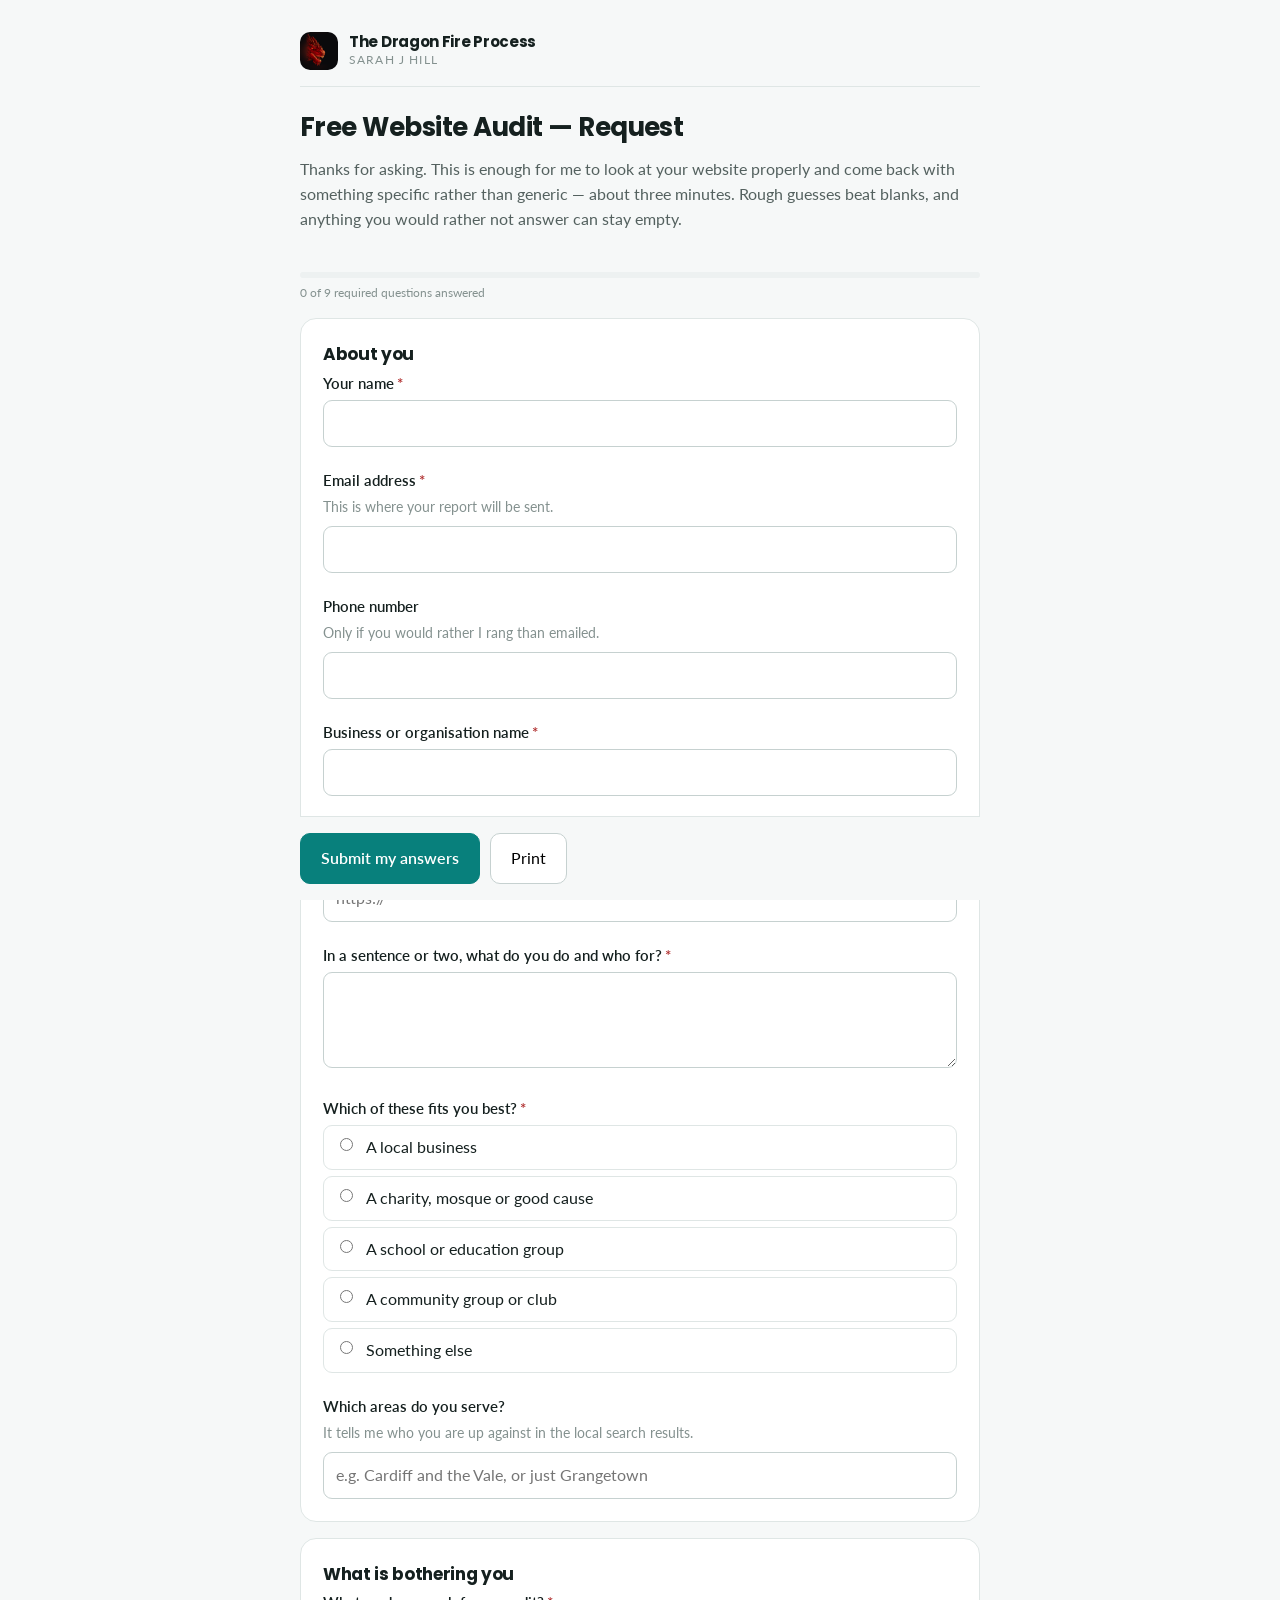
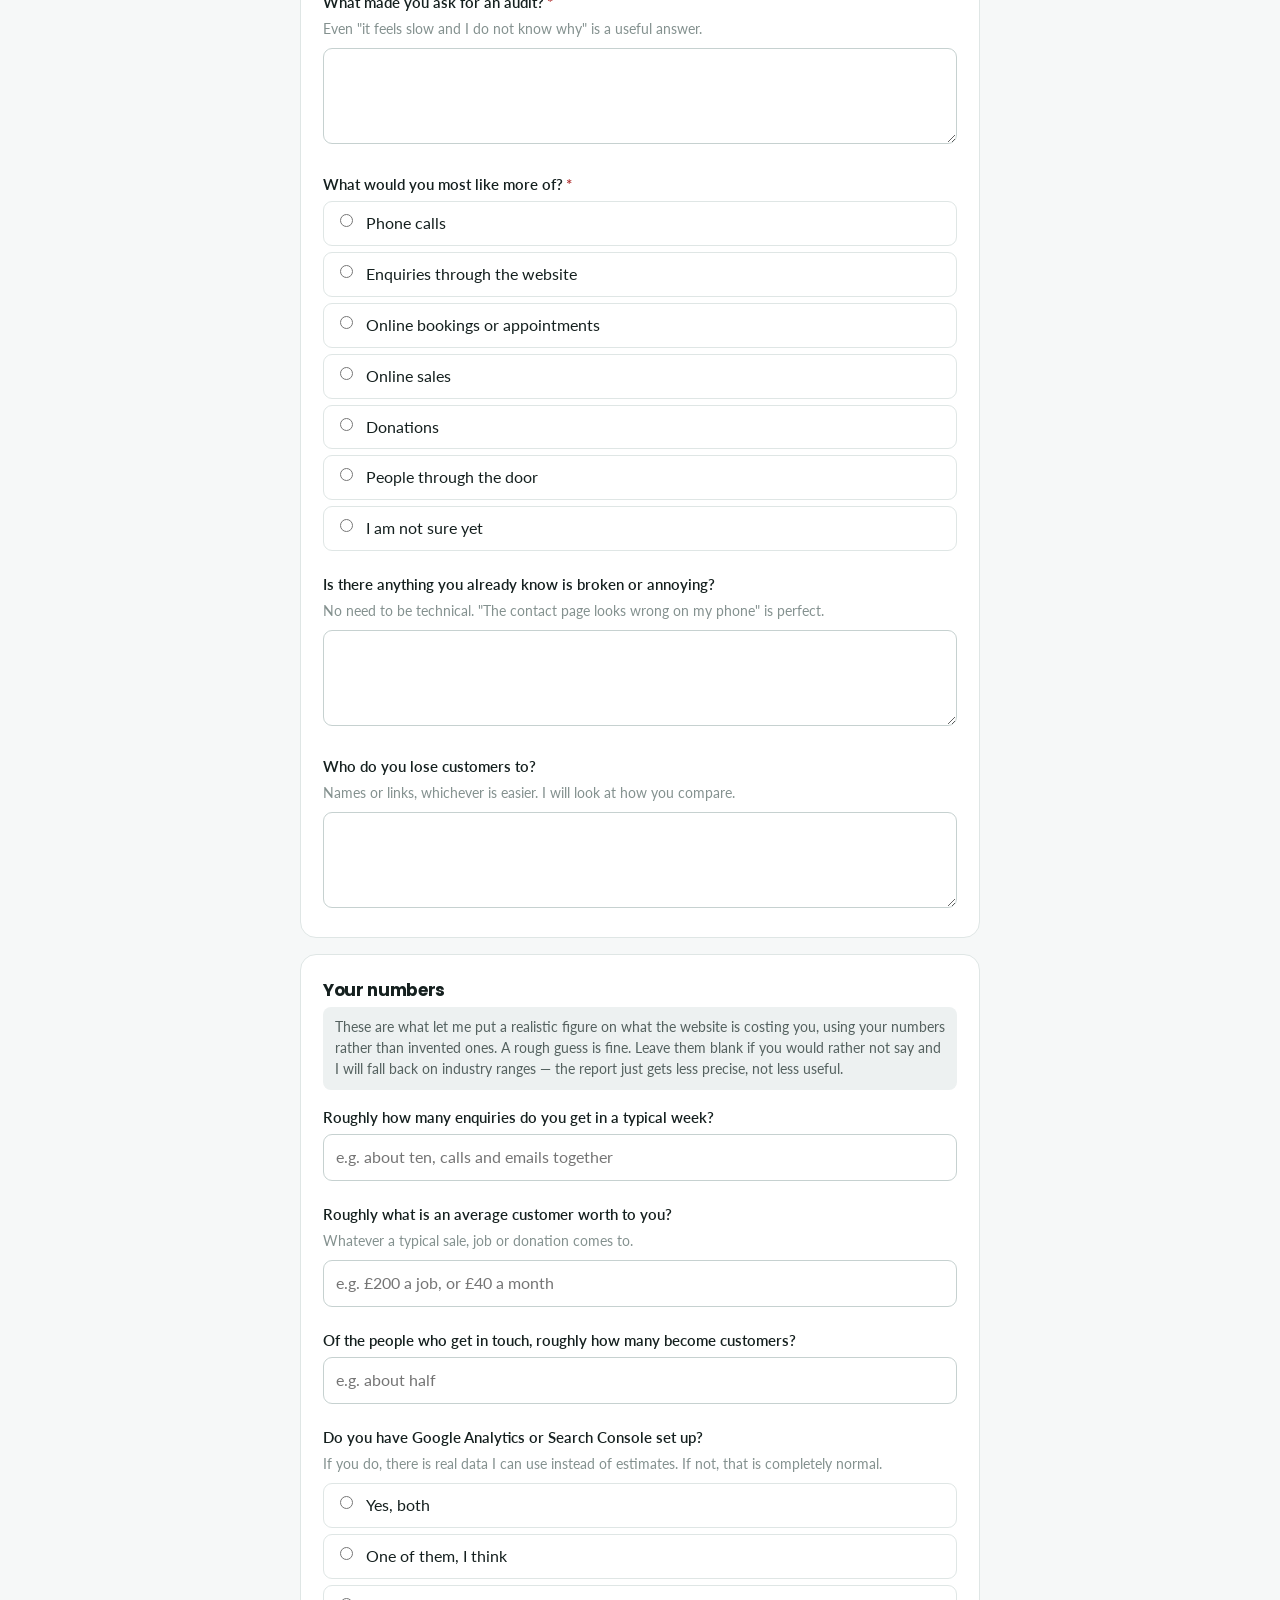
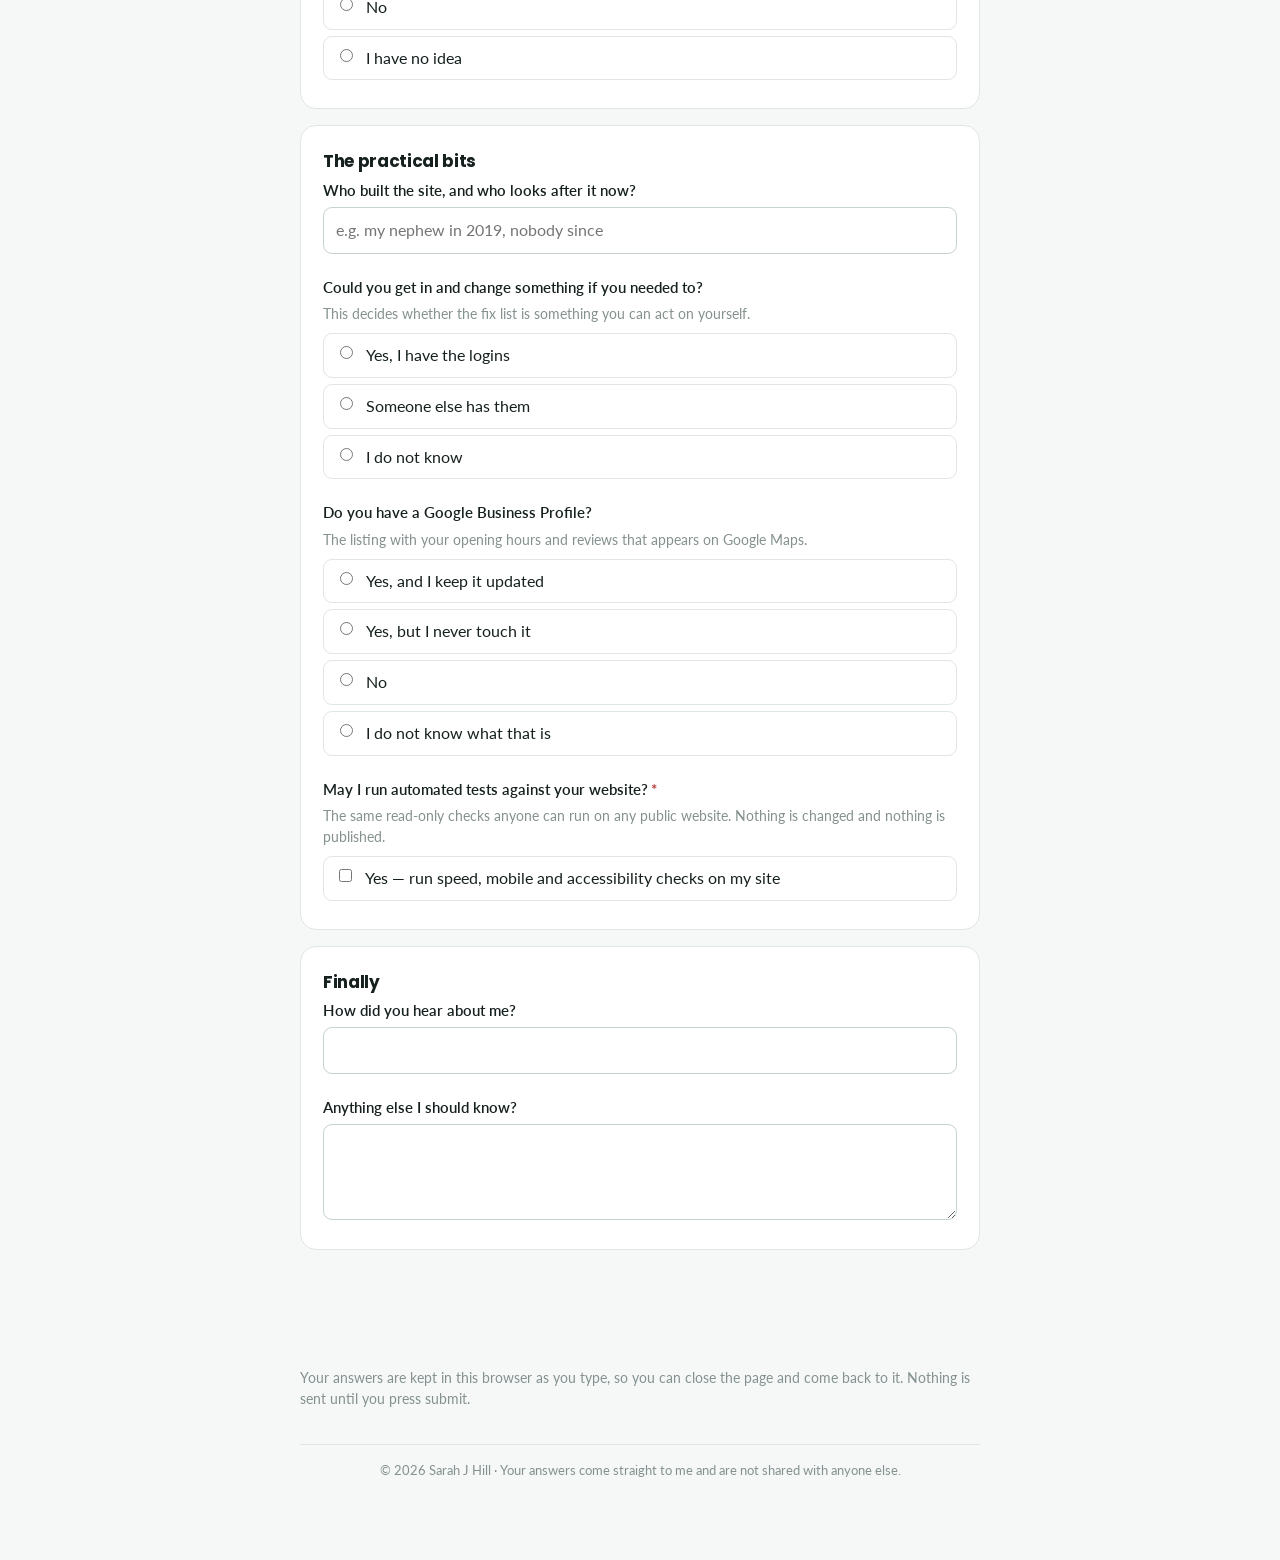
<file: forms/audit.html>
<!DOCTYPE html>
<html lang="en">
<head>
<meta charset="utf-8">
<meta name="viewport" content="width=device-width, initial-scale=1">
<title>Free Website Audit — Request — Sarah J Hill</title>
<link rel="icon" href="data:image/svg+xml;utf8,%3Csvg%20xmlns%3D%22http%3A%2F%2Fwww.w3.org%2F2000%2Fsvg%22%20viewBox%3D%220%200%20512%20512%22%20role%3D%22img%22%20aria-label%3D%22Sarah%20J%20Hill%22%3E%20%3Ctitle%3ESarah%20J%20Hill%3C%2Ftitle%3E%20%3Crect%20width%3D%22512%22%20height%3D%22512%22%20rx%3D%22112%22%20fill%3D%22%231a1a20%22%2F%3E%20%3Crect%20x%3D%2226%22%20y%3D%2226%22%20width%3D%22460%22%20height%3D%22460%22%20rx%3D%2292%22%20fill%3D%22none%22%20stroke%3D%22%2307beb8%22%20stroke-width%3D%2220%22%2F%3E%20%3Cpath%20d%3D%22M70%20286%20L446%20258%20L450%20330%20L74%20356%20Z%22%20fill%3D%22%23ff1791%22%2F%3E%20%3Cpath%20fill%3D%22%23ffffff%22%20d%3D%22M144.257%20273.98900000000003H168.919Q169.273%20278.355%20171.515%20280.361Q173.757%20282.367%20177.297%20282.367Q180.483%20282.367%20182.548%20280.774Q184.613%20279.18100000000004%20184.613%20276.34900000000005Q184.613%20272.69100000000003%20181.191%20270.68500000000006Q177.769%20268.67900000000003%20170.09900000000002%20266.201Q161.957%20263.487%20156.942%20260.95000000000005Q151.92700000000002%20258.413%20148.21%20253.51600000000002Q144.493%20248.61900000000003%20144.493%20240.71300000000002Q144.493%20232.68900000000002%20148.505%20226.966Q152.517%20221.24300000000002%20159.597%20218.293Q166.67700000000002%20215.34300000000002%20175.645%20215.34300000000002Q190.159%20215.34300000000002%20198.832%20222.12800000000001Q207.505%20228.913%20208.095%20241.18500000000003H182.961Q182.84300000000002%20237.40900000000002%20180.66000000000003%20235.52100000000002Q178.477%20233.63300000000004%20175.055%20233.63300000000004Q172.459%20233.63300000000004%20170.80700000000002%20235.16700000000003Q169.155%20236.70100000000002%20169.155%20239.53300000000002Q169.155%20241.89300000000003%20170.984%20243.60400000000004Q172.81300000000002%20245.31500000000003%20175.52700000000002%20246.55400000000003Q178.241%20247.793%20183.55100000000002%20249.681Q191.457%20252.395%20196.59%20255.05Q201.723%20257.70500000000004%20205.44%20262.48400000000004Q209.157%20267.26300000000003%20209.157%20274.579Q209.157%20282.01300000000003%20205.44%20287.913Q201.723%20293.81300000000005%20194.702%20297.235Q187.681%20300.65700000000004%20178.123%20300.65700000000004Q163.609%20300.65700000000004%20154.287%20293.754Q144.965%20286.851%20144.257%20273.98900000000003Z%20M276.001%20216.64100000000002V271.747Q276.001%20285.78900000000004%20268.39%20293.22300000000007Q260.779%20300.65700000000004%20247.445%20300.65700000000004Q233.285%20300.65700000000004%20224.848%20292.75100000000003Q216.411%20284.845%20216.411%20269.97700000000003H239.303Q239.421%20279.771%20246.501%20279.771Q252.873%20279.771%20252.873%20271.747V216.64100000000002Z%20M365.265%20216.64100000000002V299.831H342.137V266.437H313.935V299.831H290.807V216.64100000000002H313.935V247.91100000000003H342.137V216.64100000000002Z%22%2F%3E%20%3C%2Fsvg%3E">
<link rel="preconnect" href="https://fonts.googleapis.com">
<link rel="preconnect" href="https://fonts.gstatic.com" crossorigin>
<link href="https://fonts.googleapis.com/css2?family=Lato:wght@400;700&family=Poppins:wght@600;700&display=swap" rel="stylesheet">
<style>:root{--bg:#F6F8F8;--surface:#fff;--sunken:#EDF1F1;--text:#15201F;--text-2:#54615F;--text-3:#84918F;--border:#DFE6E5;--strong:#C6D1D0;--accent:#08807C;--accent-bright:#07beb8;--brand-2:#6917d0;--accent-soft:#E4F5F4;--danger:#B02F2F;--ok:#1E7A5A}*{box-sizing:border-box}body{margin:0;background:var(--bg);color:var(--text);line-height:1.55;font-family:'Lato',-apple-system,BlinkMacSystemFont,'Segoe UI',Roboto,Helvetica,Arial,sans-serif;font-size:16px}h1,h2,.brandname{font-family:'Poppins',Georgia,serif;letter-spacing:-.02em}.wrap{max-width:720px;margin:0 auto;padding:32px 20px 80px}header.top{margin-bottom:28px}.brand{display:flex;align-items:center;gap:11px;margin-bottom:20px;padding-bottom:16px;border-bottom:1px solid var(--border)}.brand img{width:38px;height:38px;border-radius:10px;display:block;flex:0 0 auto}.brandname{font-size:15px;font-weight:700;line-height:1.15;color:var(--text)}.brandsub{font-size:11.5px;letter-spacing:.1em;text-transform:uppercase;color:var(--text-3)}h1{font-size:26px;font-weight:700;margin:0 0 10px}.intro{color:var(--text-2);margin:0}footer.foot{margin-top:34px;padding-top:16px;border-top:1px solid var(--border);font-size:12.5px;color:var(--text-3);text-align:center}.progress{position:sticky;top:0;background:var(--bg);padding:12px 0;z-index:5;margin-bottom:4px}.pbar{height:6px;background:var(--sunken);border-radius:99px;overflow:hidden}.pbar>span{display:block;height:100%;width:0;transition:width .25s;background:linear-gradient(90deg,var(--brand-2),var(--accent-bright))}.pcount{font-size:12px;color:var(--text-3);margin-top:6px}section.sec{background:var(--surface);border:1px solid var(--border);border-radius:16px;padding:22px;margin-bottom:16px}section.sec h2{font-size:17px;margin:0 0 4px}.secnote{font-size:13.5px;color:var(--text-2);margin:0 0 16px;padding:10px 12px;background:var(--sunken);border-radius:8px}.f{margin-bottom:22px}.f:last-child{margin-bottom:0}label.q{display:block;font-weight:600;margin-bottom:5px;font-size:15px}.req{color:var(--danger);margin-left:3px}.help{font-size:13.5px;color:var(--text-3);margin:0 0 8px}input[type=text],input[type=email],input[type=tel],input[type=date],input[type=number],textarea,select{width:100%;padding:10px 12px;border:1px solid var(--strong);border-radius:9px;font:inherit;background:var(--surface);color:var(--text)}textarea{min-height:96px;resize:vertical}input:focus,textarea:focus,select:focus{outline:2px solid var(--accent);outline-offset:-1px}.opt{display:flex;gap:10px;align-items:flex-start;padding:9px 11px;border:1px solid var(--border);border-radius:9px;margin-bottom:6px;cursor:pointer;background:var(--surface)}.opt:hover{border-color:var(--strong);background:var(--sunken)}.opt input{margin-top:3px;flex:0 0 auto;width:auto}.opt.on{border-color:var(--accent);background:var(--accent-soft)}.scale{display:flex;gap:6px;align-items:center;flex-wrap:wrap}.scale button{flex:1;min-width:44px;padding:10px 0;border:1px solid var(--strong);background:var(--surface);border-radius:9px;cursor:pointer;font:inherit}.scale button.on{background:var(--accent);color:#fff;border-color:var(--accent)}.scale .lab{font-size:12px;color:var(--text-3);flex:0 0 100%}.statement{background:var(--sunken);border-left:3px solid var(--accent);padding:12px 14px;border-radius:0 8px 8px 0;font-size:14.5px;color:var(--text-2)}.err{color:var(--danger);font-size:13px;margin-top:5px;display:none}.f.bad input,.f.bad textarea,.f.bad select{border-color:var(--danger)}.f.bad .err{display:block}.actions{position:sticky;bottom:0;background:var(--bg);padding:16px 0;border-top:1px solid var(--border);display:flex;gap:10px;flex-wrap:wrap;align-items:center}button.btn{padding:12px 20px;border-radius:10px;border:1px solid var(--strong);background:var(--surface);font:inherit;cursor:pointer}button.btn:hover{background:var(--sunken)}button.primary{background:var(--accent);border-color:var(--accent);color:#fff;font-weight:600}button.primary:hover{filter:brightness(1.07);background:var(--accent)}.saved{font-size:13px;color:var(--text-3);margin-left:auto}.done{background:#E6F3ED;border:1px solid var(--ok);border-radius:14px;padding:22px;margin-bottom:16px}.done{padding:32px}.done h2{margin:0 0 12px;color:var(--ok);font-size:23px}.done p{margin:0 0 12px;color:var(--text-2)}.done p:last-child{margin-bottom:0}.done .hint{font-size:13.5px;color:var(--text-3)}.done ol{margin:10px 0 0;padding-left:20px}.done li{margin-bottom:6px}@media print{.actions,.progress{display:none}}</style>
</head>
<body>
<div class="wrap">
<header class="top"><div class="brand"><img src="../icon.svg" alt=""><div><div class="brandname">The Dragon Fire Process</div><div class="brandsub">Sarah J Hill</div></div></div><h1>Free Website Audit — Request</h1><p class="intro">Thanks for asking. This is enough for me to look at your website properly and come back with something specific rather than generic — about three minutes. Rough guesses beat blanks, and anything you would rather not answer can stay empty.</p></header>
<div class="progress"><div class="pbar"><span id="pbar"></span></div><div class="pcount" id="pcount"></div></div>
<div class="done" id="sent" style="display:none"><h2>Thank you — your answers have been sent</h2><p>Everything has been delivered safely. I read these properly rather than skimming them, so give me a little time.</p><p>I will be in touch within two working days with my thoughts and the next steps. If anything urgent comes up before then, just reply to the email this form came from.</p></div>
<section class="sec"><h2>About you</h2><div class="f" id="wrap-name"><label class="q" for="in-name">Your name<span class="req" aria-hidden="true">*</span></label><input type="text" id="in-name" data-fid="name" data-ftype="text"><div class="err">This one is needed before you can finish.</div></div><div class="f" id="wrap-email"><label class="q" for="in-email">Email address<span class="req" aria-hidden="true">*</span></label><p class="help">This is where your report will be sent.</p><input type="email" id="in-email" data-fid="email" data-ftype="email"><div class="err">This one is needed before you can finish.</div></div><div class="f" id="wrap-phone"><label class="q" for="in-phone">Phone number</label><p class="help">Only if you would rather I rang than emailed.</p><input type="tel" id="in-phone" data-fid="phone" data-ftype="tel"><div class="err">This one is needed before you can finish.</div></div><div class="f" id="wrap-company"><label class="q" for="in-company">Business or organisation name<span class="req" aria-hidden="true">*</span></label><input type="text" id="in-company" data-fid="company" data-ftype="text"><div class="err">This one is needed before you can finish.</div></div><div class="f" id="wrap-website"><label class="q" for="in-website">Your website address<span class="req" aria-hidden="true">*</span></label><p class="help">The one you want me to look at. If you have more than one, whichever is busiest.</p><input type="text" id="in-website" data-fid="website" data-ftype="text" placeholder="https://"><div class="err">This one is needed before you can finish.</div></div><div class="f" id="wrap-business"><label class="q" for="in-business">In a sentence or two, what do you do and who for?<span class="req" aria-hidden="true">*</span></label><textarea id="in-business" data-fid="business" data-ftype="textarea"></textarea><div class="err">This one is needed before you can finish.</div></div><div class="f" id="wrap-orgtype"><label class="q" for="in-orgtype">Which of these fits you best?<span class="req" aria-hidden="true">*</span></label><label class="opt" data-fid="orgtype" data-ftype="radio" data-val="A local business"><input type="radio" name="orgtype" id="in-orgtype"><span>A local business</span></label><label class="opt" data-fid="orgtype" data-ftype="radio" data-val="A charity, mosque or good cause"><input type="radio" name="orgtype"><span>A charity, mosque or good cause</span></label><label class="opt" data-fid="orgtype" data-ftype="radio" data-val="A school or education group"><input type="radio" name="orgtype"><span>A school or education group</span></label><label class="opt" data-fid="orgtype" data-ftype="radio" data-val="A community group or club"><input type="radio" name="orgtype"><span>A community group or club</span></label><label class="opt" data-fid="orgtype" data-ftype="radio" data-val="Something else"><input type="radio" name="orgtype"><span>Something else</span></label><div class="err">This one is needed before you can finish.</div></div><div class="f" id="wrap-area"><label class="q" for="in-area">Which areas do you serve?</label><p class="help">It tells me who you are up against in the local search results.</p><input type="text" id="in-area" data-fid="area" data-ftype="text" placeholder="e.g. Cardiff and the Vale, or just Grangetown"><div class="err">This one is needed before you can finish.</div></div></section><section class="sec"><h2>What is bothering you</h2><div class="f" id="wrap-concern"><label class="q" for="in-concern">What made you ask for an audit?<span class="req" aria-hidden="true">*</span></label><p class="help">Even &quot;it feels slow and I do not know why&quot; is a useful answer.</p><textarea id="in-concern" data-fid="concern" data-ftype="textarea"></textarea><div class="err">This one is needed before you can finish.</div></div><div class="f" id="wrap-goal"><label class="q" for="in-goal">What would you most like more of?<span class="req" aria-hidden="true">*</span></label><label class="opt" data-fid="goal" data-ftype="radio" data-val="Phone calls"><input type="radio" name="goal" id="in-goal"><span>Phone calls</span></label><label class="opt" data-fid="goal" data-ftype="radio" data-val="Enquiries through the website"><input type="radio" name="goal"><span>Enquiries through the website</span></label><label class="opt" data-fid="goal" data-ftype="radio" data-val="Online bookings or appointments"><input type="radio" name="goal"><span>Online bookings or appointments</span></label><label class="opt" data-fid="goal" data-ftype="radio" data-val="Online sales"><input type="radio" name="goal"><span>Online sales</span></label><label class="opt" data-fid="goal" data-ftype="radio" data-val="Donations"><input type="radio" name="goal"><span>Donations</span></label><label class="opt" data-fid="goal" data-ftype="radio" data-val="People through the door"><input type="radio" name="goal"><span>People through the door</span></label><label class="opt" data-fid="goal" data-ftype="radio" data-val="I am not sure yet"><input type="radio" name="goal"><span>I am not sure yet</span></label><div class="err">This one is needed before you can finish.</div></div><div class="f" id="wrap-knownissues"><label class="q" for="in-knownissues">Is there anything you already know is broken or annoying?</label><p class="help">No need to be technical. &quot;The contact page looks wrong on my phone&quot; is perfect.</p><textarea id="in-knownissues" data-fid="knownissues" data-ftype="textarea"></textarea><div class="err">This one is needed before you can finish.</div></div><div class="f" id="wrap-competitors"><label class="q" for="in-competitors">Who do you lose customers to?</label><p class="help">Names or links, whichever is easier. I will look at how you compare.</p><textarea id="in-competitors" data-fid="competitors" data-ftype="textarea"></textarea><div class="err">This one is needed before you can finish.</div></div></section><section class="sec"><h2>Your numbers</h2><p class="secnote">These are what let me put a realistic figure on what the website is costing you, using your numbers rather than invented ones. A rough guess is fine. Leave them blank if you would rather not say and I will fall back on industry ranges — the report just gets less precise, not less useful.</p><div class="f" id="wrap-enquiries"><label class="q" for="in-enquiries">Roughly how many enquiries do you get in a typical week?</label><input type="text" id="in-enquiries" data-fid="enquiries" data-ftype="text" placeholder="e.g. about ten, calls and emails together"><div class="err">This one is needed before you can finish.</div></div><div class="f" id="wrap-customervalue"><label class="q" for="in-customervalue">Roughly what is an average customer worth to you?</label><p class="help">Whatever a typical sale, job or donation comes to.</p><input type="text" id="in-customervalue" data-fid="customervalue" data-ftype="text" placeholder="e.g. £200 a job, or £40 a month"><div class="err">This one is needed before you can finish.</div></div><div class="f" id="wrap-closerate"><label class="q" for="in-closerate">Of the people who get in touch, roughly how many become customers?</label><input type="text" id="in-closerate" data-fid="closerate" data-ftype="text" placeholder="e.g. about half"><div class="err">This one is needed before you can finish.</div></div><div class="f" id="wrap-tracking"><label class="q" for="in-tracking">Do you have Google Analytics or Search Console set up?</label><p class="help">If you do, there is real data I can use instead of estimates. If not, that is completely normal.</p><label class="opt" data-fid="tracking" data-ftype="radio" data-val="Yes, both"><input type="radio" name="tracking" id="in-tracking"><span>Yes, both</span></label><label class="opt" data-fid="tracking" data-ftype="radio" data-val="One of them, I think"><input type="radio" name="tracking"><span>One of them, I think</span></label><label class="opt" data-fid="tracking" data-ftype="radio" data-val="No"><input type="radio" name="tracking"><span>No</span></label><label class="opt" data-fid="tracking" data-ftype="radio" data-val="I have no idea"><input type="radio" name="tracking"><span>I have no idea</span></label><div class="err">This one is needed before you can finish.</div></div></section><section class="sec"><h2>The practical bits</h2><div class="f" id="wrap-whobuilt"><label class="q" for="in-whobuilt">Who built the site, and who looks after it now?</label><input type="text" id="in-whobuilt" data-fid="whobuilt" data-ftype="text" placeholder="e.g. my nephew in 2019, nobody since"><div class="err">This one is needed before you can finish.</div></div><div class="f" id="wrap-access"><label class="q" for="in-access">Could you get in and change something if you needed to?</label><p class="help">This decides whether the fix list is something you can act on yourself.</p><label class="opt" data-fid="access" data-ftype="radio" data-val="Yes, I have the logins"><input type="radio" name="access" id="in-access"><span>Yes, I have the logins</span></label><label class="opt" data-fid="access" data-ftype="radio" data-val="Someone else has them"><input type="radio" name="access"><span>Someone else has them</span></label><label class="opt" data-fid="access" data-ftype="radio" data-val="I do not know"><input type="radio" name="access"><span>I do not know</span></label><div class="err">This one is needed before you can finish.</div></div><div class="f" id="wrap-gbp"><label class="q" for="in-gbp">Do you have a Google Business Profile?</label><p class="help">The listing with your opening hours and reviews that appears on Google Maps.</p><label class="opt" data-fid="gbp" data-ftype="radio" data-val="Yes, and I keep it updated"><input type="radio" name="gbp" id="in-gbp"><span>Yes, and I keep it updated</span></label><label class="opt" data-fid="gbp" data-ftype="radio" data-val="Yes, but I never touch it"><input type="radio" name="gbp"><span>Yes, but I never touch it</span></label><label class="opt" data-fid="gbp" data-ftype="radio" data-val="No"><input type="radio" name="gbp"><span>No</span></label><label class="opt" data-fid="gbp" data-ftype="radio" data-val="I do not know what that is"><input type="radio" name="gbp"><span>I do not know what that is</span></label><div class="err">This one is needed before you can finish.</div></div><div class="f" id="wrap-permission"><label class="q" for="in-permission">May I run automated tests against your website?<span class="req" aria-hidden="true">*</span></label><p class="help">The same read-only checks anyone can run on any public website. Nothing is changed and nothing is published.</p><label class="opt" data-fid="permission" data-ftype="checkbox" data-val="Yes — run speed, mobile and accessibility checks on my site"><input type="checkbox" name="permission"><span>Yes — run speed, mobile and accessibility checks on my site</span></label><div class="err">This one is needed before you can finish.</div></div></section><section class="sec"><h2>Finally</h2><div class="f" id="wrap-source"><label class="q" for="in-source">How did you hear about me?</label><input type="text" id="in-source" data-fid="source" data-ftype="text"><div class="err">This one is needed before you can finish.</div></div><div class="f" id="wrap-anything"><label class="q" for="in-anything">Anything else I should know?</label><textarea id="in-anything" data-fid="anything" data-ftype="textarea"></textarea><div class="err">This one is needed before you can finish.</div></div></section>
<div class="err" id="warn" style="display:none;margin-bottom:10px"></div>
<div class="actions"><button class="btn primary" id="btnSubmit" type="button">Submit my answers</button><button class="btn" id="btnPrint" type="button">Print</button><span class="saved" id="savedNote"></span></div>
<p class="help" style="margin-top:18px">Your answers are kept in this browser as you type, so you can close the page and come back to it. Nothing is sent until you press submit.</p>
<footer class="foot">&copy; 2026 Sarah J Hill &middot; Your answers come straight to me and are not shared with anyone else.</footer>
</div>
<script>window.__FORM__ = {"task":"p0-2","title":"Free Website Audit — Request","intro":"Thanks for asking. This is enough for me to look at your website properly and come back with something specific rather than generic — about three minutes. Rough guesses beat blanks, and anything you would rather not answer can stay empty.","sections":[{"name":"About you","fields":[{"id":"name","label":"Your name","type":"text","required":true},{"id":"email","label":"Email address","type":"email","required":true,"help":"This is where your report will be sent."},{"id":"phone","label":"Phone number","type":"tel","help":"Only if you would rather I rang than emailed."},{"id":"company","label":"Business or organisation name","type":"text","required":true},{"id":"website","label":"Your website address","type":"text","required":true,"placeholder":"https://","help":"The one you want me to look at. If you have more than one, whichever is busiest."},{"id":"business","label":"In a sentence or two, what do you do and who for?","type":"textarea","required":true},{"id":"orgtype","label":"Which of these fits you best?","type":"radio","required":true,"options":["A local business","A charity, mosque or good cause","A school or education group","A community group or club","Something else"]},{"id":"area","label":"Which areas do you serve?","type":"text","placeholder":"e.g. Cardiff and the Vale, or just Grangetown","help":"It tells me who you are up against in the local search results."}]},{"name":"What is bothering you","fields":[{"id":"concern","label":"What made you ask for an audit?","type":"textarea","required":true,"help":"Even \"it feels slow and I do not know why\" is a useful answer."},{"id":"goal","label":"What would you most like more of?","type":"radio","required":true,"options":["Phone calls","Enquiries through the website","Online bookings or appointments","Online sales","Donations","People through the door","I am not sure yet"]},{"id":"knownissues","label":"Is there anything you already know is broken or annoying?","type":"textarea","help":"No need to be technical. \"The contact page looks wrong on my phone\" is perfect."},{"id":"competitors","label":"Who do you lose customers to?","type":"textarea","help":"Names or links, whichever is easier. I will look at how you compare."}]},{"name":"Your numbers","note":"These are what let me put a realistic figure on what the website is costing you, using your numbers rather than invented ones. A rough guess is fine. Leave them blank if you would rather not say and I will fall back on industry ranges — the report just gets less precise, not less useful.","fields":[{"id":"enquiries","label":"Roughly how many enquiries do you get in a typical week?","type":"text","placeholder":"e.g. about ten, calls and emails together"},{"id":"customervalue","label":"Roughly what is an average customer worth to you?","type":"text","placeholder":"e.g. £200 a job, or £40 a month","help":"Whatever a typical sale, job or donation comes to."},{"id":"closerate","label":"Of the people who get in touch, roughly how many become customers?","type":"text","placeholder":"e.g. about half"},{"id":"tracking","label":"Do you have Google Analytics or Search Console set up?","type":"radio","options":["Yes, both","One of them, I think","No","I have no idea"],"help":"If you do, there is real data I can use instead of estimates. If not, that is completely normal."}]},{"name":"The practical bits","fields":[{"id":"whobuilt","label":"Who built the site, and who looks after it now?","type":"text","placeholder":"e.g. my nephew in 2019, nobody since"},{"id":"access","label":"Could you get in and change something if you needed to?","type":"radio","options":["Yes, I have the logins","Someone else has them","I do not know"],"help":"This decides whether the fix list is something you can act on yourself."},{"id":"gbp","label":"Do you have a Google Business Profile?","type":"radio","options":["Yes, and I keep it updated","Yes, but I never touch it","No","I do not know what that is"],"help":"The listing with your opening hours and reviews that appears on Google Maps."},{"id":"permission","label":"May I run automated tests against your website?","type":"checkbox","required":true,"options":["Yes — run speed, mobile and accessibility checks on my site"],"help":"The same read-only checks anyone can run on any public website. Nothing is changed and nothing is published."}]},{"name":"Finally","fields":[{"id":"source","label":"How did you hear about me?","type":"text"},{"id":"anything","label":"Anything else I should know?","type":"textarea"}]}],"formId":"doc-audit","endpoint":"https://formspree.io/f/xeajqrao","appUrl":"https://sarahjhill.com/project-os/","studioName":"The Dragon Fire Process"};
(function formRuntime() {
    var F = window.__FORM__;
    var answers = {};
    var KEY = 'projectos-form-' + F.formId;

    try {
      var saved = localStorage.getItem(KEY);
      if (saved) answers = JSON.parse(saved);
    } catch (e) { }

    function persist() {
      try { localStorage.setItem(KEY, JSON.stringify(answers)); } catch (e) { }
      var s = document.getElementById('savedNote');
      if (s) {
        s.textContent = 'Saved on this device';
        clearTimeout(window.__st);
        window.__st = setTimeout(function () { s.textContent = ''; }, 2200);
      }
      updateProgress();
    }

    function totalRequired() {
      var n = 0;
      F.sections.forEach(function (s) {
        s.fields.forEach(function (f) { if (f.required) n++; });
      });
      return n;
    }
    function doneRequired() {
      var n = 0;
      F.sections.forEach(function (s) {
        s.fields.forEach(function (f) {
          if (!f.required) return;
          var v = answers[f.id];
          if (v && (typeof v !== 'object' || v.length)) n++;
        });
      });
      return n;
    }
    function updateProgress() {
      var t = totalRequired(), d = doneRequired();
      var bar = document.getElementById('pbar');
      var cnt = document.getElementById('pcount');
      if (bar) bar.style.width = (t ? (d / t * 100) : 0) + '%';
      if (cnt) cnt.textContent = d + ' of ' + t + ' required questions answered';
    }

    /* wire every field */
    document.querySelectorAll('[data-fid]').forEach(function (el) {
      var id = el.dataset.fid, type = el.dataset.ftype;

      if (type === 'checkbox') {
        var box = el.querySelector('input');
        var val = el.dataset.val;
        if ((answers[id] || []).indexOf(val) > -1) { box.checked = true; el.classList.add('on'); }
        box.addEventListener('change', function () {
          answers[id] = answers[id] || [];
          var i = answers[id].indexOf(val);
          if (box.checked) { if (i < 0) answers[id].push(val); el.classList.add('on'); }
          else { if (i > -1) answers[id].splice(i, 1); el.classList.remove('on'); }
          persist();
        });
      } else if (type === 'radio') {
        var r = el.querySelector('input');
        if (answers[id] === el.dataset.val) { r.checked = true; el.classList.add('on'); }
        r.addEventListener('change', function () {
          answers[id] = el.dataset.val;
          document.querySelectorAll('[data-fid="' + id + '"]').forEach(function (o) { o.classList.remove('on'); });
          el.classList.add('on');
          persist();
        });
      } else if (type === 'scale') {
        var btns = el.querySelectorAll('button');
        btns.forEach(function (b) {
          if (String(answers[id]) === b.dataset.v) b.classList.add('on');
          b.addEventListener('click', function () {
            answers[id] = b.dataset.v;
            btns.forEach(function (x) { x.classList.remove('on'); });
            b.classList.add('on');
            persist();
          });
        });
      } else {
        if (answers[id] != null) el.value = answers[id];
        el.addEventListener('input', function () { answers[id] = el.value; persist(); });
        el.addEventListener('change', function () { answers[id] = el.value; persist(); });
      }
    });

    updateProgress();

    function validate() {
      var firstBad = null;
      F.sections.forEach(function (s) {
        s.fields.forEach(function (f) {
          var wrap = document.getElementById('wrap-' + f.id);
          if (!wrap) return;
          var v = answers[f.id];
          var empty = !v || (typeof v === 'object' && !v.length) || (typeof v === 'string' && !v.trim());
          if (f.required && empty) {
            wrap.classList.add('bad');
            if (!firstBad) firstBad = wrap;
          } else {
            wrap.classList.remove('bad');
          }
        });
      });
      return firstBad;
    }

    function collect() {
      var out = [];
      F.sections.forEach(function (s) {
        s.fields.forEach(function (f) {
          if (f.type === 'statement') return;
          var v = answers[f.id];
          if (Array.isArray(v)) v = v.join(', ');
          out.push({ section: s.name, id: f.id, label: f.label, value: v == null ? '' : String(v) });
        });
      });
      return {
        projectOsForm: true,
        formId: F.formId,
        formTitle: F.title,
        completed: new Date().toISOString(),
        answers: out
      };
    }

    function asText(payload) {
      var lines = [payload.formTitle, 'Completed ' + new Date(payload.completed).toLocaleString(), ''];
      var cur = '';
      payload.answers.forEach(function (a) {
        if (a.section !== cur) { cur = a.section; lines.push('', '— ' + cur.toUpperCase() + ' —', ''); }
        lines.push(a.label);
        lines.push('  ' + (a.value || '(not answered)'));
        lines.push('');
      });
      return lines.join('\n');
    }

    function respondentName(payload) {
      var n = '';
      payload.answers.forEach(function (a) { if (!n && a.id === 'name' && a.value) n = a.value; });
      return n;
    }

    function downloadFile(payload) {
      var slug = (respondentName(payload) || 'answers').toLowerCase()
        .replace(/[^a-z0-9]+/g, '-').replace(/^-|-$/g, '');
      var blob = new Blob([JSON.stringify(payload, null, 2)], { type: 'application/json' });
      var a = document.createElement('a');
      a.href = URL.createObjectURL(blob);
      a.download = F.formId.replace(/^doc-/, '') + '-' + slug + '.json';
      document.body.appendChild(a); a.click(); a.remove();
    }

    /* Build the flat object Formspree turns into a readable email. */
    function formspreeBody(payload) {
      var out = {};
      out._subject = (F.studioName || 'The Dragon Fire Process') + ' — ' + F.title +
        (respondentName(payload) ? ' from ' + respondentName(payload) : '');
      payload.answers.forEach(function (a) {
        var key = a.section + ' — ' + a.label;
        if (key.length > 90) key = key.slice(0, 87) + '…';
        out[key] = a.value || '(not answered)';
      });
      payload.answers.forEach(function (a) {
        if (a.id === 'email' && a.value) out.email = a.value;   // enables reply-to
      });

      var json = JSON.stringify(payload);
      if (F.appUrl) {
        var packed = '';
        try { packed = btoa(unescape(encodeURIComponent(json))); } catch (e) { packed = ''; }
        var base = F.appUrl.charAt(F.appUrl.length - 1) === '/' ? F.appUrl : F.appUrl + '/';
        var url = base + '#answers=' + encodeURIComponent(packed);
        if (packed && url.length < 7000) {
          out['➤ FILE THESE ANSWERS (click)'] = url;
        }
      }
      out['PROJECT OS DATA — copy everything between the markers'] =
        '<<<PROJECTOS ' + json + ' PROJECTOS>>>';
      return out;
    }

    function showThanks() {
      document.querySelectorAll('section.sec, .progress, .actions').forEach(function (el) {
        el.style.display = 'none';
      });
      document.getElementById('sent').style.display = 'block';
      window.scrollTo({ top: 0, behavior: 'smooth' });
    }

    var submitting = false;

    document.getElementById('btnSubmit').addEventListener('click', function () {
      if (submitting) return;
      var bad = validate();
      var w = document.getElementById('warn');
      if (bad) {
        bad.scrollIntoView({ behavior: 'smooth', block: 'center' });
        w.style.display = 'block';
        w.textContent = 'Some required questions still need an answer — they are marked in red.';
        return;
      }
      w.style.display = 'none';

      var payload = collect();
      var btn = document.getElementById('btnSubmit');

      // No endpoint configured: fall back to a downloaded file.
      if (!F.endpoint) {
        downloadFile(payload);
        showThanks();
        return;
      }

      submitting = true;
      btn.disabled = true;
      btn.textContent = 'Sending…';

      fetch(F.endpoint, {
        method: 'POST',
        headers: { 'Content-Type': 'application/json', 'Accept': 'application/json' },
        body: JSON.stringify(formspreeBody(payload))
      }).then(function (r) {
        if (!r.ok) throw new Error('Server responded ' + r.status);
        try { localStorage.removeItem(KEY); } catch (e) { }
        showThanks();
      }).catch(function (err) {
        submitting = false;
        btn.disabled = false;
        btn.textContent = 'Submit my answers';
        w.style.display = 'block';
        w.innerHTML = '<strong>That did not send.</strong> ' +
          'Your answers are safe on this page — nothing has been lost. ' +
          'Please check your connection and press submit again. ' +
          'If it keeps failing, press the button below and email me the file instead.' +
          '<div style="margin-top:10px"><button class="btn" type="button" id="btnRescue">' +
          'Download my answers instead</button></div>';
        var rescue = document.getElementById('btnRescue');
        if (rescue) rescue.addEventListener('click', function () { downloadFile(payload); });
        console.error('Submission failed:', err);
      });
    });

    document.getElementById('btnPrint').addEventListener('click', function () { window.print(); });
  })();</script>
</body>
</html>
</file>
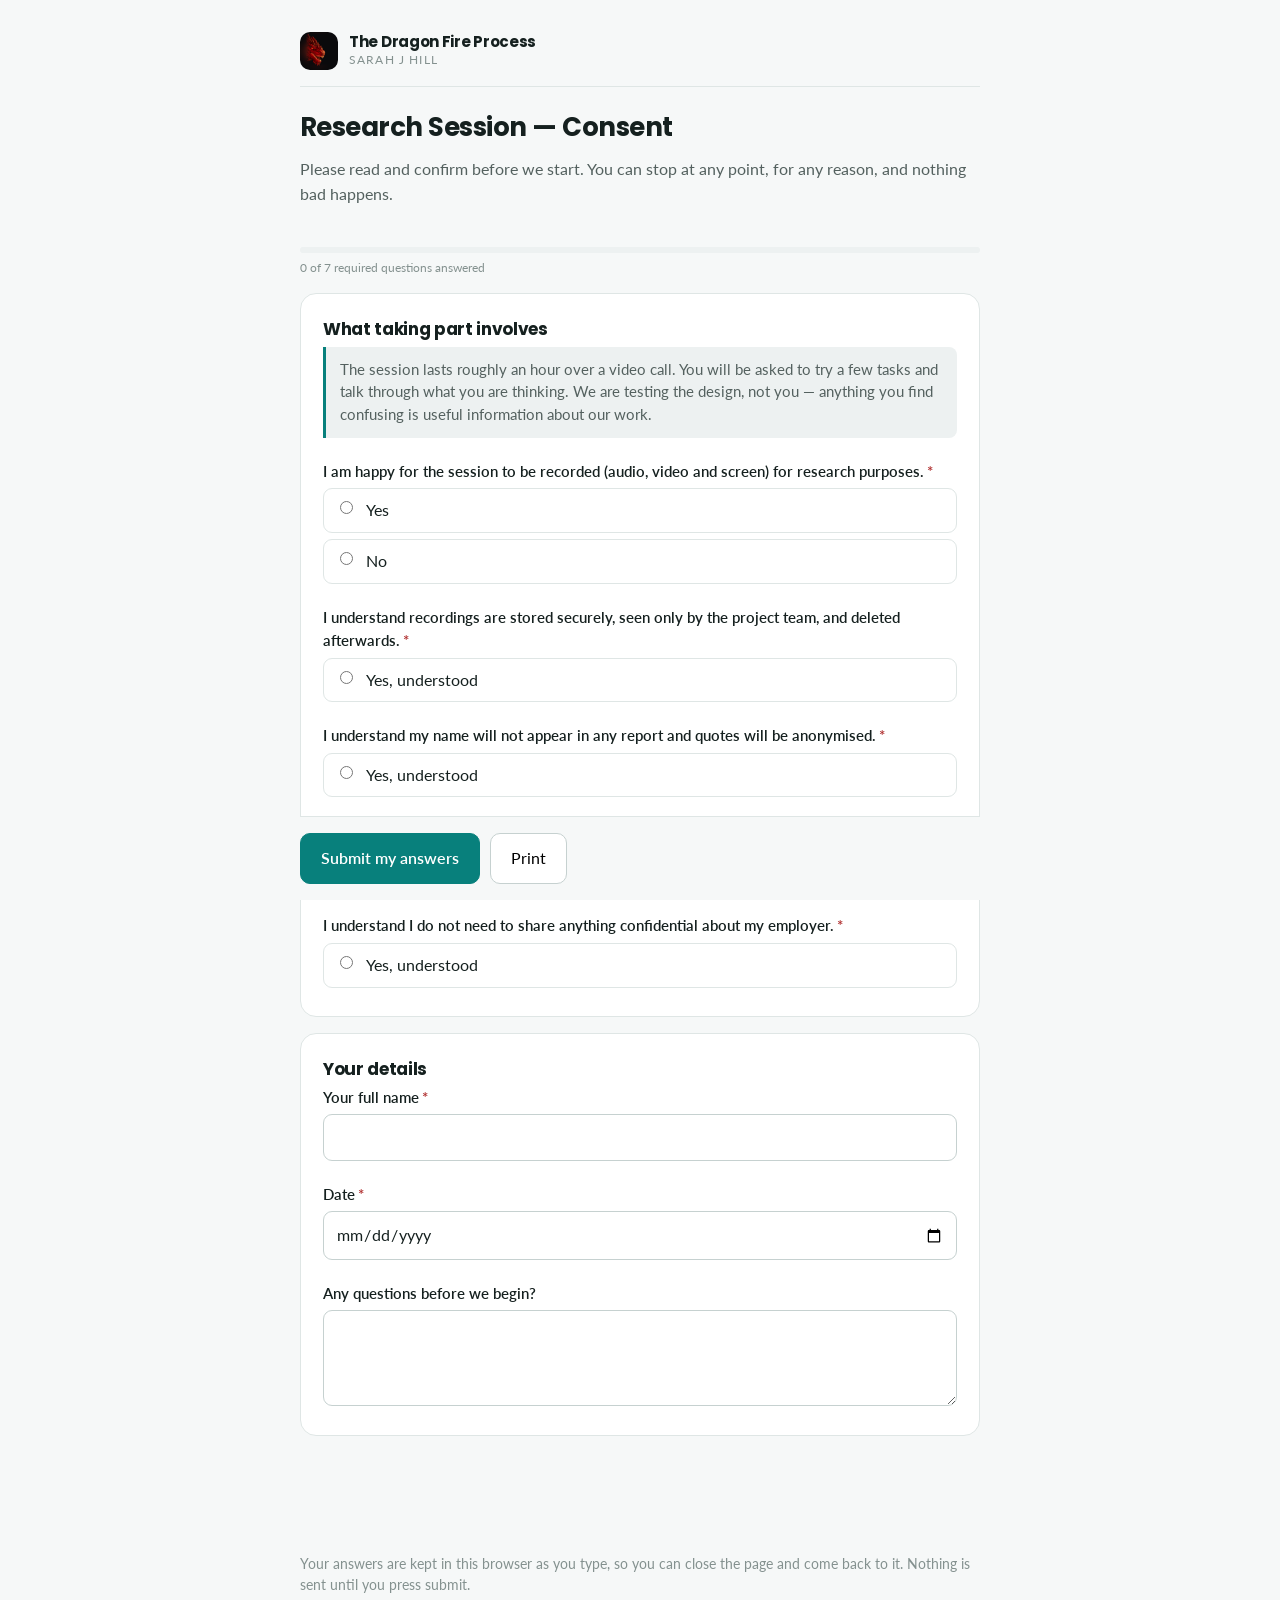
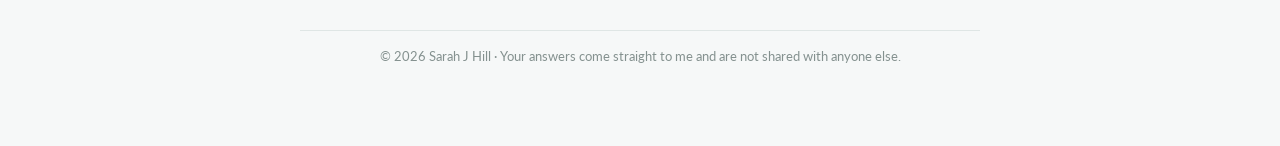
<file: forms/consent.html>
<!DOCTYPE html>
<html lang="en">
<head>
<meta charset="utf-8">
<meta name="viewport" content="width=device-width, initial-scale=1">
<title>Research Session — Consent — Sarah J Hill</title>
<link rel="icon" href="data:image/svg+xml;utf8,%3Csvg%20xmlns%3D%22http%3A%2F%2Fwww.w3.org%2F2000%2Fsvg%22%20viewBox%3D%220%200%20512%20512%22%20role%3D%22img%22%20aria-label%3D%22Sarah%20J%20Hill%22%3E%20%3Ctitle%3ESarah%20J%20Hill%3C%2Ftitle%3E%20%3Crect%20width%3D%22512%22%20height%3D%22512%22%20rx%3D%22112%22%20fill%3D%22%231a1a20%22%2F%3E%20%3Crect%20x%3D%2226%22%20y%3D%2226%22%20width%3D%22460%22%20height%3D%22460%22%20rx%3D%2292%22%20fill%3D%22none%22%20stroke%3D%22%2307beb8%22%20stroke-width%3D%2220%22%2F%3E%20%3Cpath%20d%3D%22M70%20286%20L446%20258%20L450%20330%20L74%20356%20Z%22%20fill%3D%22%23ff1791%22%2F%3E%20%3Cpath%20fill%3D%22%23ffffff%22%20d%3D%22M144.257%20273.98900000000003H168.919Q169.273%20278.355%20171.515%20280.361Q173.757%20282.367%20177.297%20282.367Q180.483%20282.367%20182.548%20280.774Q184.613%20279.18100000000004%20184.613%20276.34900000000005Q184.613%20272.69100000000003%20181.191%20270.68500000000006Q177.769%20268.67900000000003%20170.09900000000002%20266.201Q161.957%20263.487%20156.942%20260.95000000000005Q151.92700000000002%20258.413%20148.21%20253.51600000000002Q144.493%20248.61900000000003%20144.493%20240.71300000000002Q144.493%20232.68900000000002%20148.505%20226.966Q152.517%20221.24300000000002%20159.597%20218.293Q166.67700000000002%20215.34300000000002%20175.645%20215.34300000000002Q190.159%20215.34300000000002%20198.832%20222.12800000000001Q207.505%20228.913%20208.095%20241.18500000000003H182.961Q182.84300000000002%20237.40900000000002%20180.66000000000003%20235.52100000000002Q178.477%20233.63300000000004%20175.055%20233.63300000000004Q172.459%20233.63300000000004%20170.80700000000002%20235.16700000000003Q169.155%20236.70100000000002%20169.155%20239.53300000000002Q169.155%20241.89300000000003%20170.984%20243.60400000000004Q172.81300000000002%20245.31500000000003%20175.52700000000002%20246.55400000000003Q178.241%20247.793%20183.55100000000002%20249.681Q191.457%20252.395%20196.59%20255.05Q201.723%20257.70500000000004%20205.44%20262.48400000000004Q209.157%20267.26300000000003%20209.157%20274.579Q209.157%20282.01300000000003%20205.44%20287.913Q201.723%20293.81300000000005%20194.702%20297.235Q187.681%20300.65700000000004%20178.123%20300.65700000000004Q163.609%20300.65700000000004%20154.287%20293.754Q144.965%20286.851%20144.257%20273.98900000000003Z%20M276.001%20216.64100000000002V271.747Q276.001%20285.78900000000004%20268.39%20293.22300000000007Q260.779%20300.65700000000004%20247.445%20300.65700000000004Q233.285%20300.65700000000004%20224.848%20292.75100000000003Q216.411%20284.845%20216.411%20269.97700000000003H239.303Q239.421%20279.771%20246.501%20279.771Q252.873%20279.771%20252.873%20271.747V216.64100000000002Z%20M365.265%20216.64100000000002V299.831H342.137V266.437H313.935V299.831H290.807V216.64100000000002H313.935V247.91100000000003H342.137V216.64100000000002Z%22%2F%3E%20%3C%2Fsvg%3E">
<link rel="preconnect" href="https://fonts.googleapis.com">
<link rel="preconnect" href="https://fonts.gstatic.com" crossorigin>
<link href="https://fonts.googleapis.com/css2?family=Lato:wght@400;700&family=Poppins:wght@600;700&display=swap" rel="stylesheet">
<style>:root{--bg:#F6F8F8;--surface:#fff;--sunken:#EDF1F1;--text:#15201F;--text-2:#54615F;--text-3:#84918F;--border:#DFE6E5;--strong:#C6D1D0;--accent:#08807C;--accent-bright:#07beb8;--brand-2:#6917d0;--accent-soft:#E4F5F4;--danger:#B02F2F;--ok:#1E7A5A}*{box-sizing:border-box}body{margin:0;background:var(--bg);color:var(--text);line-height:1.55;font-family:'Lato',-apple-system,BlinkMacSystemFont,'Segoe UI',Roboto,Helvetica,Arial,sans-serif;font-size:16px}h1,h2,.brandname{font-family:'Poppins',Georgia,serif;letter-spacing:-.02em}.wrap{max-width:720px;margin:0 auto;padding:32px 20px 80px}header.top{margin-bottom:28px}.brand{display:flex;align-items:center;gap:11px;margin-bottom:20px;padding-bottom:16px;border-bottom:1px solid var(--border)}.brand img{width:38px;height:38px;border-radius:10px;display:block;flex:0 0 auto}.brandname{font-size:15px;font-weight:700;line-height:1.15;color:var(--text)}.brandsub{font-size:11.5px;letter-spacing:.1em;text-transform:uppercase;color:var(--text-3)}h1{font-size:26px;font-weight:700;margin:0 0 10px}.intro{color:var(--text-2);margin:0}footer.foot{margin-top:34px;padding-top:16px;border-top:1px solid var(--border);font-size:12.5px;color:var(--text-3);text-align:center}.progress{position:sticky;top:0;background:var(--bg);padding:12px 0;z-index:5;margin-bottom:4px}.pbar{height:6px;background:var(--sunken);border-radius:99px;overflow:hidden}.pbar>span{display:block;height:100%;width:0;transition:width .25s;background:linear-gradient(90deg,var(--brand-2),var(--accent-bright))}.pcount{font-size:12px;color:var(--text-3);margin-top:6px}section.sec{background:var(--surface);border:1px solid var(--border);border-radius:16px;padding:22px;margin-bottom:16px}section.sec h2{font-size:17px;margin:0 0 4px}.secnote{font-size:13.5px;color:var(--text-2);margin:0 0 16px;padding:10px 12px;background:var(--sunken);border-radius:8px}.f{margin-bottom:22px}.f:last-child{margin-bottom:0}label.q{display:block;font-weight:600;margin-bottom:5px;font-size:15px}.req{color:var(--danger);margin-left:3px}.help{font-size:13.5px;color:var(--text-3);margin:0 0 8px}input[type=text],input[type=email],input[type=tel],input[type=date],input[type=number],textarea,select{width:100%;padding:10px 12px;border:1px solid var(--strong);border-radius:9px;font:inherit;background:var(--surface);color:var(--text)}textarea{min-height:96px;resize:vertical}input:focus,textarea:focus,select:focus{outline:2px solid var(--accent);outline-offset:-1px}.opt{display:flex;gap:10px;align-items:flex-start;padding:9px 11px;border:1px solid var(--border);border-radius:9px;margin-bottom:6px;cursor:pointer;background:var(--surface)}.opt:hover{border-color:var(--strong);background:var(--sunken)}.opt input{margin-top:3px;flex:0 0 auto;width:auto}.opt.on{border-color:var(--accent);background:var(--accent-soft)}.scale{display:flex;gap:6px;align-items:center;flex-wrap:wrap}.scale button{flex:1;min-width:44px;padding:10px 0;border:1px solid var(--strong);background:var(--surface);border-radius:9px;cursor:pointer;font:inherit}.scale button.on{background:var(--accent);color:#fff;border-color:var(--accent)}.scale .lab{font-size:12px;color:var(--text-3);flex:0 0 100%}.statement{background:var(--sunken);border-left:3px solid var(--accent);padding:12px 14px;border-radius:0 8px 8px 0;font-size:14.5px;color:var(--text-2)}.err{color:var(--danger);font-size:13px;margin-top:5px;display:none}.f.bad input,.f.bad textarea,.f.bad select{border-color:var(--danger)}.f.bad .err{display:block}.actions{position:sticky;bottom:0;background:var(--bg);padding:16px 0;border-top:1px solid var(--border);display:flex;gap:10px;flex-wrap:wrap;align-items:center}button.btn{padding:12px 20px;border-radius:10px;border:1px solid var(--strong);background:var(--surface);font:inherit;cursor:pointer}button.btn:hover{background:var(--sunken)}button.primary{background:var(--accent);border-color:var(--accent);color:#fff;font-weight:600}button.primary:hover{filter:brightness(1.07);background:var(--accent)}.saved{font-size:13px;color:var(--text-3);margin-left:auto}.done{background:#E6F3ED;border:1px solid var(--ok);border-radius:14px;padding:22px;margin-bottom:16px}.done{padding:32px}.done h2{margin:0 0 12px;color:var(--ok);font-size:23px}.done p{margin:0 0 12px;color:var(--text-2)}.done p:last-child{margin-bottom:0}.done .hint{font-size:13.5px;color:var(--text-3)}.done ol{margin:10px 0 0;padding-left:20px}.done li{margin-bottom:6px}@media print{.actions,.progress{display:none}}</style>
</head>
<body>
<div class="wrap">
<header class="top"><div class="brand"><img src="../icon.svg" alt=""><div><div class="brandname">The Dragon Fire Process</div><div class="brandsub">Sarah J Hill</div></div></div><h1>Research Session — Consent</h1><p class="intro">Please read and confirm before we start. You can stop at any point, for any reason, and nothing bad happens.</p></header>
<div class="progress"><div class="pbar"><span id="pbar"></span></div><div class="pcount" id="pcount"></div></div>
<div class="done" id="sent" style="display:none"><h2>Thank you — your answers have been sent</h2><p>Everything has been delivered safely. I read these properly rather than skimming them, so give me a little time.</p><p>I will be in touch within two working days with my thoughts and the next steps. If anything urgent comes up before then, just reply to the email this form came from.</p></div>
<section class="sec"><h2>What taking part involves</h2><div class="f"><div class="statement">The session lasts roughly an hour over a video call. You will be asked to try a few tasks and talk through what you are thinking. We are testing the design, not you — anything you find confusing is useful information about our work.</div></div><div class="f" id="wrap-recording"><label class="q" for="in-recording">I am happy for the session to be recorded (audio, video and screen) for research purposes.<span class="req" aria-hidden="true">*</span></label><label class="opt" data-fid="recording" data-ftype="radio" data-val="Yes"><input type="radio" name="recording" id="in-recording"><span>Yes</span></label><label class="opt" data-fid="recording" data-ftype="radio" data-val="No"><input type="radio" name="recording"><span>No</span></label><div class="err">This one is needed before you can finish.</div></div><div class="f" id="wrap-storage"><label class="q" for="in-storage">I understand recordings are stored securely, seen only by the project team, and deleted afterwards.<span class="req" aria-hidden="true">*</span></label><label class="opt" data-fid="storage" data-ftype="radio" data-val="Yes, understood"><input type="radio" name="storage" id="in-storage"><span>Yes, understood</span></label><div class="err">This one is needed before you can finish.</div></div><div class="f" id="wrap-anon"><label class="q" for="in-anon">I understand my name will not appear in any report and quotes will be anonymised.<span class="req" aria-hidden="true">*</span></label><label class="opt" data-fid="anon" data-ftype="radio" data-val="Yes, understood"><input type="radio" name="anon" id="in-anon"><span>Yes, understood</span></label><div class="err">This one is needed before you can finish.</div></div><div class="f" id="wrap-withdraw"><label class="q" for="in-withdraw">I understand I can skip any question, pause, or stop at any time with no consequence.<span class="req" aria-hidden="true">*</span></label><label class="opt" data-fid="withdraw" data-ftype="radio" data-val="Yes, understood"><input type="radio" name="withdraw" id="in-withdraw"><span>Yes, understood</span></label><div class="err">This one is needed before you can finish.</div></div><div class="f" id="wrap-confidential"><label class="q" for="in-confidential">I understand I do not need to share anything confidential about my employer.<span class="req" aria-hidden="true">*</span></label><label class="opt" data-fid="confidential" data-ftype="radio" data-val="Yes, understood"><input type="radio" name="confidential" id="in-confidential"><span>Yes, understood</span></label><div class="err">This one is needed before you can finish.</div></div></section><section class="sec"><h2>Your details</h2><div class="f" id="wrap-name"><label class="q" for="in-name">Your full name<span class="req" aria-hidden="true">*</span></label><input type="text" id="in-name" data-fid="name" data-ftype="text"><div class="err">This one is needed before you can finish.</div></div><div class="f" id="wrap-date"><label class="q" for="in-date">Date<span class="req" aria-hidden="true">*</span></label><input type="date" id="in-date" data-fid="date" data-ftype="date"><div class="err">This one is needed before you can finish.</div></div><div class="f" id="wrap-questions"><label class="q" for="in-questions">Any questions before we begin?</label><textarea id="in-questions" data-fid="questions" data-ftype="textarea"></textarea><div class="err">This one is needed before you can finish.</div></div></section>
<div class="err" id="warn" style="display:none;margin-bottom:10px"></div>
<div class="actions"><button class="btn primary" id="btnSubmit" type="button">Submit my answers</button><button class="btn" id="btnPrint" type="button">Print</button><span class="saved" id="savedNote"></span></div>
<p class="help" style="margin-top:18px">Your answers are kept in this browser as you type, so you can close the page and come back to it. Nothing is sent until you press submit.</p>
<footer class="foot">&copy; 2026 Sarah J Hill &middot; Your answers come straight to me and are not shared with anyone else.</footer>
</div>
<script>window.__FORM__ = {"task":"p2-3","title":"Research Session — Consent","intro":"Please read and confirm before we start. You can stop at any point, for any reason, and nothing bad happens.","sections":[{"name":"What taking part involves","fields":[{"id":"statement","type":"statement","label":"The session lasts roughly an hour over a video call. You will be asked to try a few tasks and talk through what you are thinking. We are testing the design, not you — anything you find confusing is useful information about our work."},{"id":"recording","label":"I am happy for the session to be recorded (audio, video and screen) for research purposes.","type":"radio","required":true,"options":["Yes","No"]},{"id":"storage","label":"I understand recordings are stored securely, seen only by the project team, and deleted afterwards.","type":"radio","required":true,"options":["Yes, understood"]},{"id":"anon","label":"I understand my name will not appear in any report and quotes will be anonymised.","type":"radio","required":true,"options":["Yes, understood"]},{"id":"withdraw","label":"I understand I can skip any question, pause, or stop at any time with no consequence.","type":"radio","required":true,"options":["Yes, understood"]},{"id":"confidential","label":"I understand I do not need to share anything confidential about my employer.","type":"radio","required":true,"options":["Yes, understood"]}]},{"name":"Your details","fields":[{"id":"name","label":"Your full name","type":"text","required":true},{"id":"date","label":"Date","type":"date","required":true},{"id":"questions","label":"Any questions before we begin?","type":"textarea"}]}],"formId":"doc-consent","endpoint":"https://formspree.io/f/xeajqrao","appUrl":"https://sarahjhill.com/project-os/","studioName":"The Dragon Fire Process"};
(function formRuntime() {
    var F = window.__FORM__;
    var answers = {};
    var KEY = 'projectos-form-' + F.formId;

    try {
      var saved = localStorage.getItem(KEY);
      if (saved) answers = JSON.parse(saved);
    } catch (e) { }

    function persist() {
      try { localStorage.setItem(KEY, JSON.stringify(answers)); } catch (e) { }
      var s = document.getElementById('savedNote');
      if (s) {
        s.textContent = 'Saved on this device';
        clearTimeout(window.__st);
        window.__st = setTimeout(function () { s.textContent = ''; }, 2200);
      }
      updateProgress();
    }

    function totalRequired() {
      var n = 0;
      F.sections.forEach(function (s) {
        s.fields.forEach(function (f) { if (f.required) n++; });
      });
      return n;
    }
    function doneRequired() {
      var n = 0;
      F.sections.forEach(function (s) {
        s.fields.forEach(function (f) {
          if (!f.required) return;
          var v = answers[f.id];
          if (v && (typeof v !== 'object' || v.length)) n++;
        });
      });
      return n;
    }
    function updateProgress() {
      var t = totalRequired(), d = doneRequired();
      var bar = document.getElementById('pbar');
      var cnt = document.getElementById('pcount');
      if (bar) bar.style.width = (t ? (d / t * 100) : 0) + '%';
      if (cnt) cnt.textContent = d + ' of ' + t + ' required questions answered';
    }

    /* wire every field */
    document.querySelectorAll('[data-fid]').forEach(function (el) {
      var id = el.dataset.fid, type = el.dataset.ftype;

      if (type === 'checkbox') {
        var box = el.querySelector('input');
        var val = el.dataset.val;
        if ((answers[id] || []).indexOf(val) > -1) { box.checked = true; el.classList.add('on'); }
        box.addEventListener('change', function () {
          answers[id] = answers[id] || [];
          var i = answers[id].indexOf(val);
          if (box.checked) { if (i < 0) answers[id].push(val); el.classList.add('on'); }
          else { if (i > -1) answers[id].splice(i, 1); el.classList.remove('on'); }
          persist();
        });
      } else if (type === 'radio') {
        var r = el.querySelector('input');
        if (answers[id] === el.dataset.val) { r.checked = true; el.classList.add('on'); }
        r.addEventListener('change', function () {
          answers[id] = el.dataset.val;
          document.querySelectorAll('[data-fid="' + id + '"]').forEach(function (o) { o.classList.remove('on'); });
          el.classList.add('on');
          persist();
        });
      } else if (type === 'scale') {
        var btns = el.querySelectorAll('button');
        btns.forEach(function (b) {
          if (String(answers[id]) === b.dataset.v) b.classList.add('on');
          b.addEventListener('click', function () {
            answers[id] = b.dataset.v;
            btns.forEach(function (x) { x.classList.remove('on'); });
            b.classList.add('on');
            persist();
          });
        });
      } else {
        if (answers[id] != null) el.value = answers[id];
        el.addEventListener('input', function () { answers[id] = el.value; persist(); });
        el.addEventListener('change', function () { answers[id] = el.value; persist(); });
      }
    });

    updateProgress();

    function validate() {
      var firstBad = null;
      F.sections.forEach(function (s) {
        s.fields.forEach(function (f) {
          var wrap = document.getElementById('wrap-' + f.id);
          if (!wrap) return;
          var v = answers[f.id];
          var empty = !v || (typeof v === 'object' && !v.length) || (typeof v === 'string' && !v.trim());
          if (f.required && empty) {
            wrap.classList.add('bad');
            if (!firstBad) firstBad = wrap;
          } else {
            wrap.classList.remove('bad');
          }
        });
      });
      return firstBad;
    }

    function collect() {
      var out = [];
      F.sections.forEach(function (s) {
        s.fields.forEach(function (f) {
          if (f.type === 'statement') return;
          var v = answers[f.id];
          if (Array.isArray(v)) v = v.join(', ');
          out.push({ section: s.name, id: f.id, label: f.label, value: v == null ? '' : String(v) });
        });
      });
      return {
        projectOsForm: true,
        formId: F.formId,
        formTitle: F.title,
        completed: new Date().toISOString(),
        answers: out
      };
    }

    function asText(payload) {
      var lines = [payload.formTitle, 'Completed ' + new Date(payload.completed).toLocaleString(), ''];
      var cur = '';
      payload.answers.forEach(function (a) {
        if (a.section !== cur) { cur = a.section; lines.push('', '— ' + cur.toUpperCase() + ' —', ''); }
        lines.push(a.label);
        lines.push('  ' + (a.value || '(not answered)'));
        lines.push('');
      });
      return lines.join('\n');
    }

    function respondentName(payload) {
      var n = '';
      payload.answers.forEach(function (a) { if (!n && a.id === 'name' && a.value) n = a.value; });
      return n;
    }

    function downloadFile(payload) {
      var slug = (respondentName(payload) || 'answers').toLowerCase()
        .replace(/[^a-z0-9]+/g, '-').replace(/^-|-$/g, '');
      var blob = new Blob([JSON.stringify(payload, null, 2)], { type: 'application/json' });
      var a = document.createElement('a');
      a.href = URL.createObjectURL(blob);
      a.download = F.formId.replace(/^doc-/, '') + '-' + slug + '.json';
      document.body.appendChild(a); a.click(); a.remove();
    }

    /* Build the flat object Formspree turns into a readable email. */
    function formspreeBody(payload) {
      var out = {};
      out._subject = (F.studioName || 'The Dragon Fire Process') + ' — ' + F.title +
        (respondentName(payload) ? ' from ' + respondentName(payload) : '');
      payload.answers.forEach(function (a) {
        var key = a.section + ' — ' + a.label;
        if (key.length > 90) key = key.slice(0, 87) + '…';
        out[key] = a.value || '(not answered)';
      });
      payload.answers.forEach(function (a) {
        if (a.id === 'email' && a.value) out.email = a.value;   // enables reply-to
      });

      var json = JSON.stringify(payload);
      if (F.appUrl) {
        var packed = '';
        try { packed = btoa(unescape(encodeURIComponent(json))); } catch (e) { packed = ''; }
        var base = F.appUrl.charAt(F.appUrl.length - 1) === '/' ? F.appUrl : F.appUrl + '/';
        var url = base + '#answers=' + encodeURIComponent(packed);
        if (packed && url.length < 7000) {
          out['➤ FILE THESE ANSWERS (click)'] = url;
        }
      }
      out['PROJECT OS DATA — copy everything between the markers'] =
        '<<<PROJECTOS ' + json + ' PROJECTOS>>>';
      return out;
    }

    function showThanks() {
      document.querySelectorAll('section.sec, .progress, .actions').forEach(function (el) {
        el.style.display = 'none';
      });
      document.getElementById('sent').style.display = 'block';
      window.scrollTo({ top: 0, behavior: 'smooth' });
    }

    var submitting = false;

    document.getElementById('btnSubmit').addEventListener('click', function () {
      if (submitting) return;
      var bad = validate();
      var w = document.getElementById('warn');
      if (bad) {
        bad.scrollIntoView({ behavior: 'smooth', block: 'center' });
        w.style.display = 'block';
        w.textContent = 'Some required questions still need an answer — they are marked in red.';
        return;
      }
      w.style.display = 'none';

      var payload = collect();
      var btn = document.getElementById('btnSubmit');

      // No endpoint configured: fall back to a downloaded file.
      if (!F.endpoint) {
        downloadFile(payload);
        showThanks();
        return;
      }

      submitting = true;
      btn.disabled = true;
      btn.textContent = 'Sending…';

      fetch(F.endpoint, {
        method: 'POST',
        headers: { 'Content-Type': 'application/json', 'Accept': 'application/json' },
        body: JSON.stringify(formspreeBody(payload))
      }).then(function (r) {
        if (!r.ok) throw new Error('Server responded ' + r.status);
        try { localStorage.removeItem(KEY); } catch (e) { }
        showThanks();
      }).catch(function (err) {
        submitting = false;
        btn.disabled = false;
        btn.textContent = 'Submit my answers';
        w.style.display = 'block';
        w.innerHTML = '<strong>That did not send.</strong> ' +
          'Your answers are safe on this page — nothing has been lost. ' +
          'Please check your connection and press submit again. ' +
          'If it keeps failing, press the button below and email me the file instead.' +
          '<div style="margin-top:10px"><button class="btn" type="button" id="btnRescue">' +
          'Download my answers instead</button></div>';
        var rescue = document.getElementById('btnRescue');
        if (rescue) rescue.addEventListener('click', function () { downloadFile(payload); });
        console.error('Submission failed:', err);
      });
    });

    document.getElementById('btnPrint').addEventListener('click', function () { window.print(); });
  })();</script>
</body>
</html>
</file>
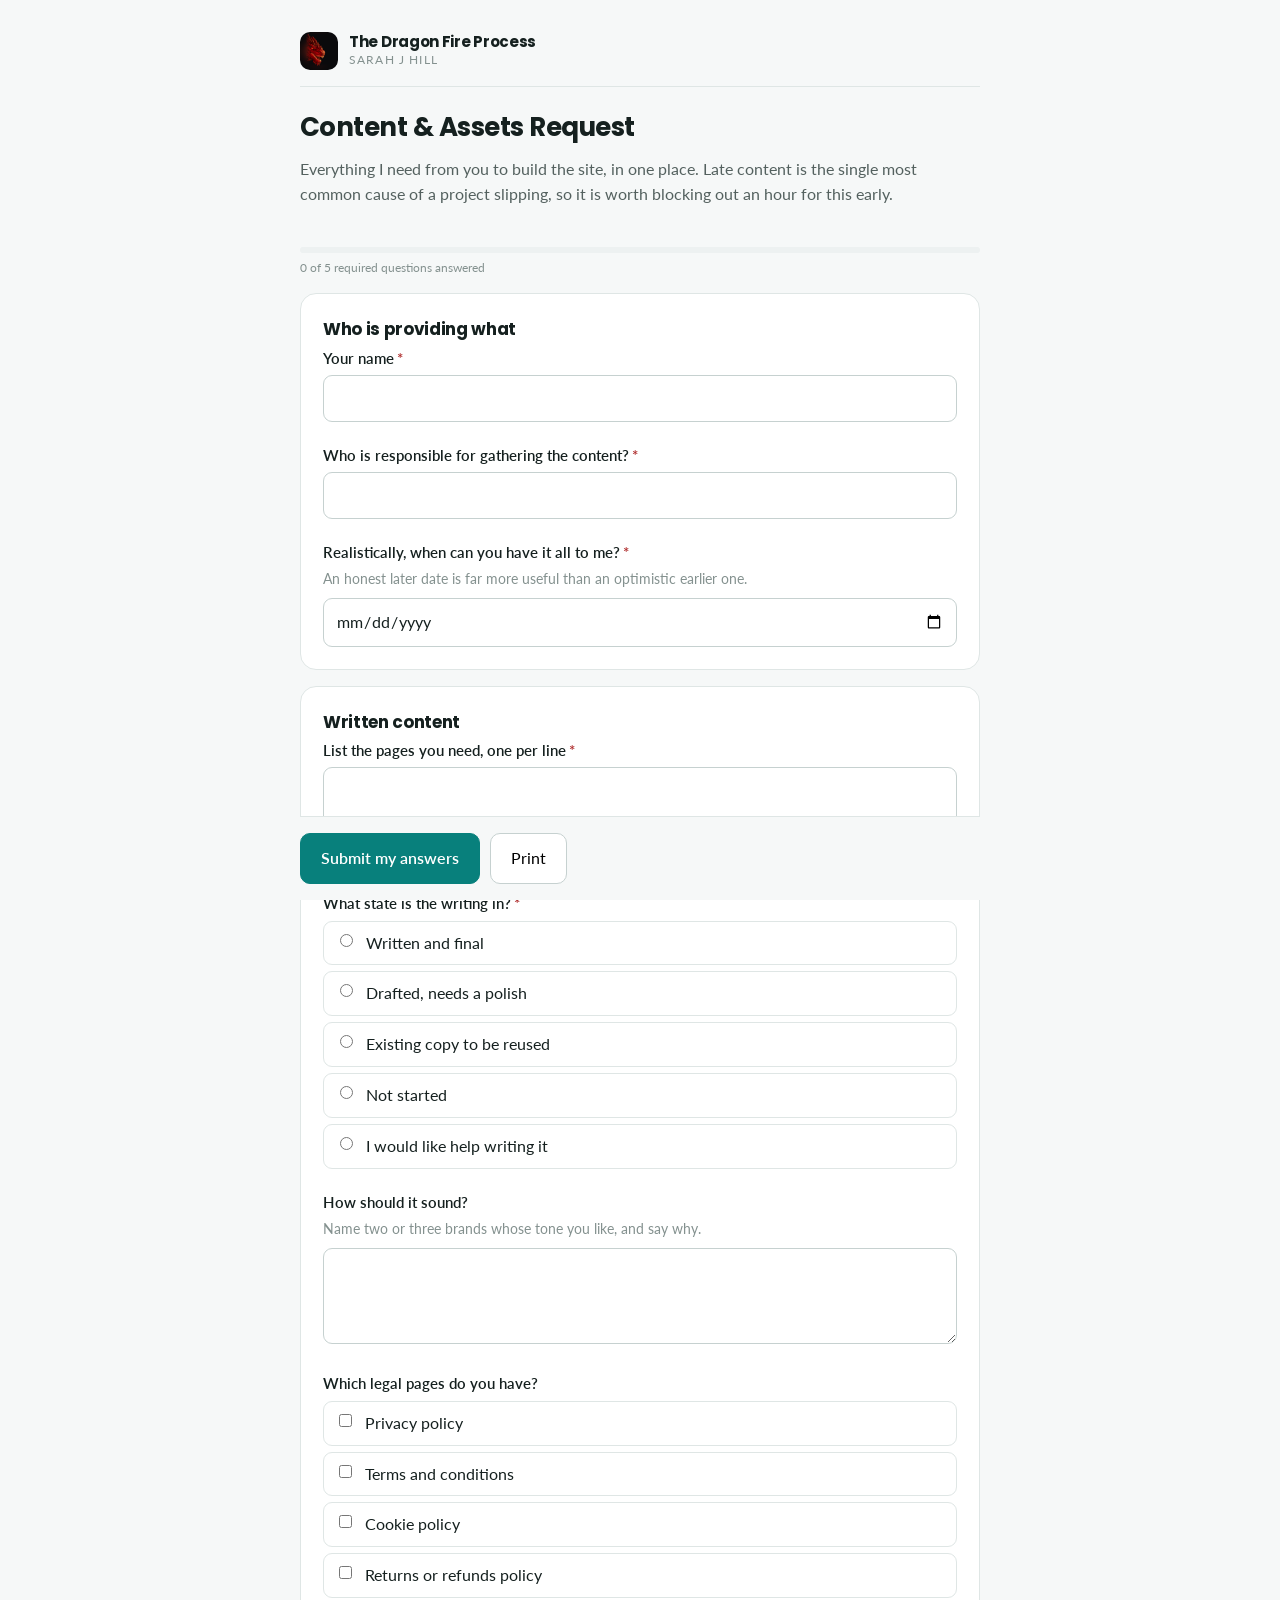
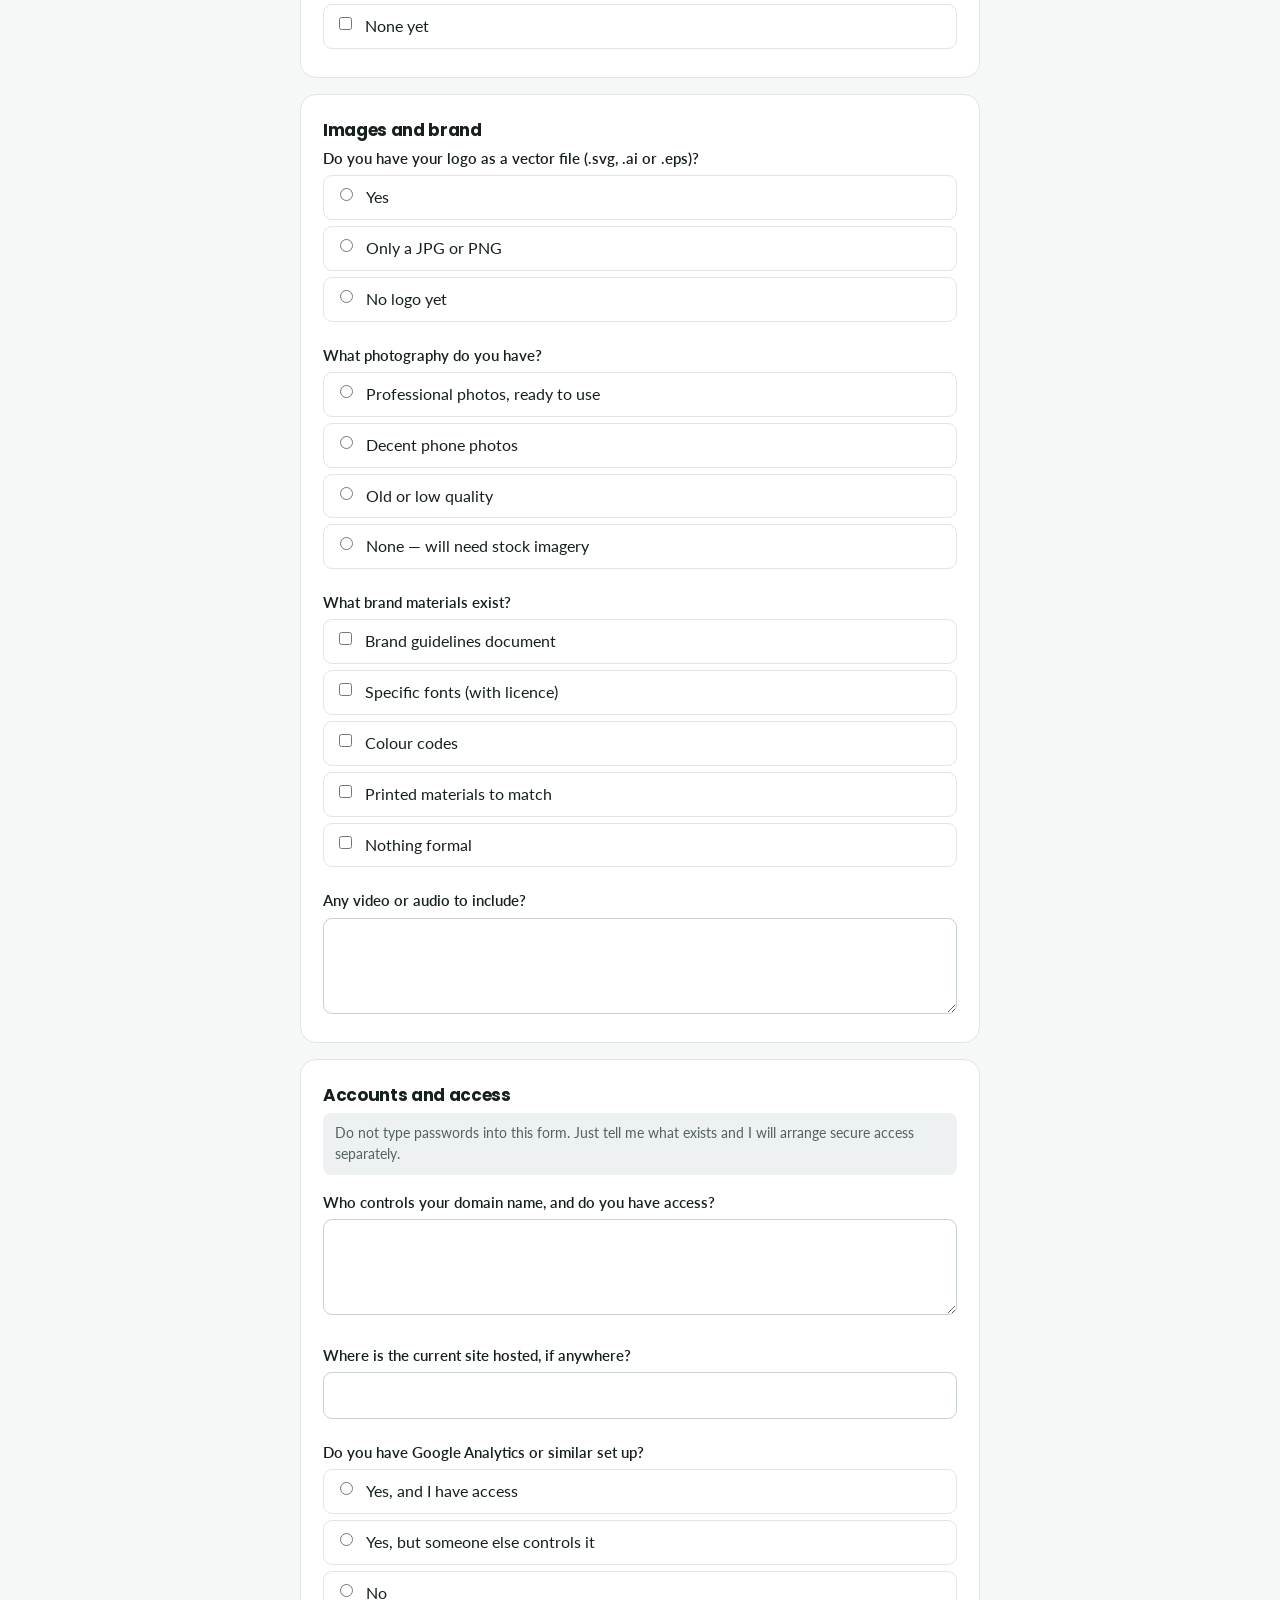
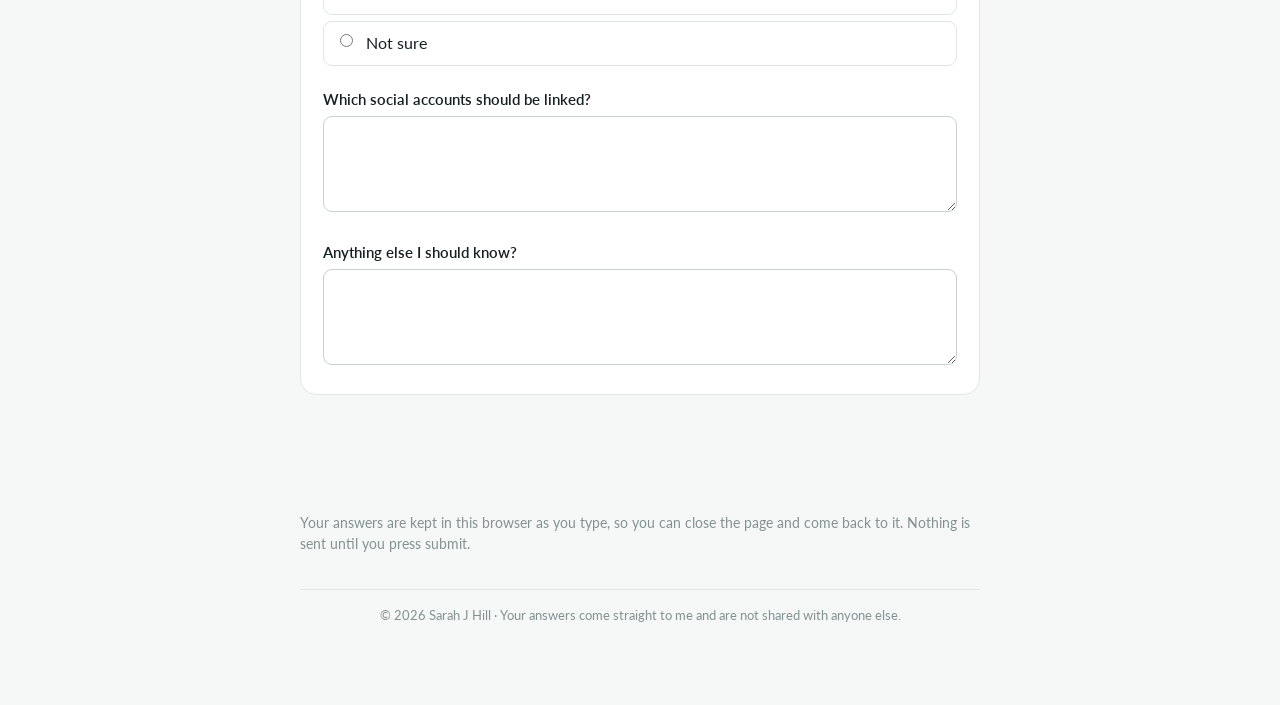
<file: forms/content.html>
<!DOCTYPE html>
<html lang="en">
<head>
<meta charset="utf-8">
<meta name="viewport" content="width=device-width, initial-scale=1">
<title>Content &amp; Assets Request — Sarah J Hill</title>
<link rel="icon" href="data:image/svg+xml;utf8,%3Csvg%20xmlns%3D%22http%3A%2F%2Fwww.w3.org%2F2000%2Fsvg%22%20viewBox%3D%220%200%20512%20512%22%20role%3D%22img%22%20aria-label%3D%22Sarah%20J%20Hill%22%3E%20%3Ctitle%3ESarah%20J%20Hill%3C%2Ftitle%3E%20%3Crect%20width%3D%22512%22%20height%3D%22512%22%20rx%3D%22112%22%20fill%3D%22%231a1a20%22%2F%3E%20%3Crect%20x%3D%2226%22%20y%3D%2226%22%20width%3D%22460%22%20height%3D%22460%22%20rx%3D%2292%22%20fill%3D%22none%22%20stroke%3D%22%2307beb8%22%20stroke-width%3D%2220%22%2F%3E%20%3Cpath%20d%3D%22M70%20286%20L446%20258%20L450%20330%20L74%20356%20Z%22%20fill%3D%22%23ff1791%22%2F%3E%20%3Cpath%20fill%3D%22%23ffffff%22%20d%3D%22M144.257%20273.98900000000003H168.919Q169.273%20278.355%20171.515%20280.361Q173.757%20282.367%20177.297%20282.367Q180.483%20282.367%20182.548%20280.774Q184.613%20279.18100000000004%20184.613%20276.34900000000005Q184.613%20272.69100000000003%20181.191%20270.68500000000006Q177.769%20268.67900000000003%20170.09900000000002%20266.201Q161.957%20263.487%20156.942%20260.95000000000005Q151.92700000000002%20258.413%20148.21%20253.51600000000002Q144.493%20248.61900000000003%20144.493%20240.71300000000002Q144.493%20232.68900000000002%20148.505%20226.966Q152.517%20221.24300000000002%20159.597%20218.293Q166.67700000000002%20215.34300000000002%20175.645%20215.34300000000002Q190.159%20215.34300000000002%20198.832%20222.12800000000001Q207.505%20228.913%20208.095%20241.18500000000003H182.961Q182.84300000000002%20237.40900000000002%20180.66000000000003%20235.52100000000002Q178.477%20233.63300000000004%20175.055%20233.63300000000004Q172.459%20233.63300000000004%20170.80700000000002%20235.16700000000003Q169.155%20236.70100000000002%20169.155%20239.53300000000002Q169.155%20241.89300000000003%20170.984%20243.60400000000004Q172.81300000000002%20245.31500000000003%20175.52700000000002%20246.55400000000003Q178.241%20247.793%20183.55100000000002%20249.681Q191.457%20252.395%20196.59%20255.05Q201.723%20257.70500000000004%20205.44%20262.48400000000004Q209.157%20267.26300000000003%20209.157%20274.579Q209.157%20282.01300000000003%20205.44%20287.913Q201.723%20293.81300000000005%20194.702%20297.235Q187.681%20300.65700000000004%20178.123%20300.65700000000004Q163.609%20300.65700000000004%20154.287%20293.754Q144.965%20286.851%20144.257%20273.98900000000003Z%20M276.001%20216.64100000000002V271.747Q276.001%20285.78900000000004%20268.39%20293.22300000000007Q260.779%20300.65700000000004%20247.445%20300.65700000000004Q233.285%20300.65700000000004%20224.848%20292.75100000000003Q216.411%20284.845%20216.411%20269.97700000000003H239.303Q239.421%20279.771%20246.501%20279.771Q252.873%20279.771%20252.873%20271.747V216.64100000000002Z%20M365.265%20216.64100000000002V299.831H342.137V266.437H313.935V299.831H290.807V216.64100000000002H313.935V247.91100000000003H342.137V216.64100000000002Z%22%2F%3E%20%3C%2Fsvg%3E">
<link rel="preconnect" href="https://fonts.googleapis.com">
<link rel="preconnect" href="https://fonts.gstatic.com" crossorigin>
<link href="https://fonts.googleapis.com/css2?family=Lato:wght@400;700&family=Poppins:wght@600;700&display=swap" rel="stylesheet">
<style>:root{--bg:#F6F8F8;--surface:#fff;--sunken:#EDF1F1;--text:#15201F;--text-2:#54615F;--text-3:#84918F;--border:#DFE6E5;--strong:#C6D1D0;--accent:#08807C;--accent-bright:#07beb8;--brand-2:#6917d0;--accent-soft:#E4F5F4;--danger:#B02F2F;--ok:#1E7A5A}*{box-sizing:border-box}body{margin:0;background:var(--bg);color:var(--text);line-height:1.55;font-family:'Lato',-apple-system,BlinkMacSystemFont,'Segoe UI',Roboto,Helvetica,Arial,sans-serif;font-size:16px}h1,h2,.brandname{font-family:'Poppins',Georgia,serif;letter-spacing:-.02em}.wrap{max-width:720px;margin:0 auto;padding:32px 20px 80px}header.top{margin-bottom:28px}.brand{display:flex;align-items:center;gap:11px;margin-bottom:20px;padding-bottom:16px;border-bottom:1px solid var(--border)}.brand img{width:38px;height:38px;border-radius:10px;display:block;flex:0 0 auto}.brandname{font-size:15px;font-weight:700;line-height:1.15;color:var(--text)}.brandsub{font-size:11.5px;letter-spacing:.1em;text-transform:uppercase;color:var(--text-3)}h1{font-size:26px;font-weight:700;margin:0 0 10px}.intro{color:var(--text-2);margin:0}footer.foot{margin-top:34px;padding-top:16px;border-top:1px solid var(--border);font-size:12.5px;color:var(--text-3);text-align:center}.progress{position:sticky;top:0;background:var(--bg);padding:12px 0;z-index:5;margin-bottom:4px}.pbar{height:6px;background:var(--sunken);border-radius:99px;overflow:hidden}.pbar>span{display:block;height:100%;width:0;transition:width .25s;background:linear-gradient(90deg,var(--brand-2),var(--accent-bright))}.pcount{font-size:12px;color:var(--text-3);margin-top:6px}section.sec{background:var(--surface);border:1px solid var(--border);border-radius:16px;padding:22px;margin-bottom:16px}section.sec h2{font-size:17px;margin:0 0 4px}.secnote{font-size:13.5px;color:var(--text-2);margin:0 0 16px;padding:10px 12px;background:var(--sunken);border-radius:8px}.f{margin-bottom:22px}.f:last-child{margin-bottom:0}label.q{display:block;font-weight:600;margin-bottom:5px;font-size:15px}.req{color:var(--danger);margin-left:3px}.help{font-size:13.5px;color:var(--text-3);margin:0 0 8px}input[type=text],input[type=email],input[type=tel],input[type=date],input[type=number],textarea,select{width:100%;padding:10px 12px;border:1px solid var(--strong);border-radius:9px;font:inherit;background:var(--surface);color:var(--text)}textarea{min-height:96px;resize:vertical}input:focus,textarea:focus,select:focus{outline:2px solid var(--accent);outline-offset:-1px}.opt{display:flex;gap:10px;align-items:flex-start;padding:9px 11px;border:1px solid var(--border);border-radius:9px;margin-bottom:6px;cursor:pointer;background:var(--surface)}.opt:hover{border-color:var(--strong);background:var(--sunken)}.opt input{margin-top:3px;flex:0 0 auto;width:auto}.opt.on{border-color:var(--accent);background:var(--accent-soft)}.scale{display:flex;gap:6px;align-items:center;flex-wrap:wrap}.scale button{flex:1;min-width:44px;padding:10px 0;border:1px solid var(--strong);background:var(--surface);border-radius:9px;cursor:pointer;font:inherit}.scale button.on{background:var(--accent);color:#fff;border-color:var(--accent)}.scale .lab{font-size:12px;color:var(--text-3);flex:0 0 100%}.statement{background:var(--sunken);border-left:3px solid var(--accent);padding:12px 14px;border-radius:0 8px 8px 0;font-size:14.5px;color:var(--text-2)}.err{color:var(--danger);font-size:13px;margin-top:5px;display:none}.f.bad input,.f.bad textarea,.f.bad select{border-color:var(--danger)}.f.bad .err{display:block}.actions{position:sticky;bottom:0;background:var(--bg);padding:16px 0;border-top:1px solid var(--border);display:flex;gap:10px;flex-wrap:wrap;align-items:center}button.btn{padding:12px 20px;border-radius:10px;border:1px solid var(--strong);background:var(--surface);font:inherit;cursor:pointer}button.btn:hover{background:var(--sunken)}button.primary{background:var(--accent);border-color:var(--accent);color:#fff;font-weight:600}button.primary:hover{filter:brightness(1.07);background:var(--accent)}.saved{font-size:13px;color:var(--text-3);margin-left:auto}.done{background:#E6F3ED;border:1px solid var(--ok);border-radius:14px;padding:22px;margin-bottom:16px}.done{padding:32px}.done h2{margin:0 0 12px;color:var(--ok);font-size:23px}.done p{margin:0 0 12px;color:var(--text-2)}.done p:last-child{margin-bottom:0}.done .hint{font-size:13.5px;color:var(--text-3)}.done ol{margin:10px 0 0;padding-left:20px}.done li{margin-bottom:6px}@media print{.actions,.progress{display:none}}</style>
</head>
<body>
<div class="wrap">
<header class="top"><div class="brand"><img src="../icon.svg" alt=""><div><div class="brandname">The Dragon Fire Process</div><div class="brandsub">Sarah J Hill</div></div></div><h1>Content &amp; Assets Request</h1><p class="intro">Everything I need from you to build the site, in one place. Late content is the single most common cause of a project slipping, so it is worth blocking out an hour for this early.</p></header>
<div class="progress"><div class="pbar"><span id="pbar"></span></div><div class="pcount" id="pcount"></div></div>
<div class="done" id="sent" style="display:none"><h2>Thank you — your answers have been sent</h2><p>Everything has been delivered safely. I read these properly rather than skimming them, so give me a little time.</p><p>I will be in touch within two working days with my thoughts and the next steps. If anything urgent comes up before then, just reply to the email this form came from.</p></div>
<section class="sec"><h2>Who is providing what</h2><div class="f" id="wrap-name"><label class="q" for="in-name">Your name<span class="req" aria-hidden="true">*</span></label><input type="text" id="in-name" data-fid="name" data-ftype="text"><div class="err">This one is needed before you can finish.</div></div><div class="f" id="wrap-owner"><label class="q" for="in-owner">Who is responsible for gathering the content?<span class="req" aria-hidden="true">*</span></label><input type="text" id="in-owner" data-fid="owner" data-ftype="text"><div class="err">This one is needed before you can finish.</div></div><div class="f" id="wrap-date"><label class="q" for="in-date">Realistically, when can you have it all to me?<span class="req" aria-hidden="true">*</span></label><p class="help">An honest later date is far more useful than an optimistic earlier one.</p><input type="date" id="in-date" data-fid="date" data-ftype="date"><div class="err">This one is needed before you can finish.</div></div></section><section class="sec"><h2>Written content</h2><div class="f" id="wrap-pages"><label class="q" for="in-pages">List the pages you need, one per line<span class="req" aria-hidden="true">*</span></label><textarea id="in-pages" data-fid="pages" data-ftype="textarea"></textarea><div class="err">This one is needed before you can finish.</div></div><div class="f" id="wrap-copystatus"><label class="q" for="in-copystatus">What state is the writing in?<span class="req" aria-hidden="true">*</span></label><label class="opt" data-fid="copystatus" data-ftype="radio" data-val="Written and final"><input type="radio" name="copystatus" id="in-copystatus"><span>Written and final</span></label><label class="opt" data-fid="copystatus" data-ftype="radio" data-val="Drafted, needs a polish"><input type="radio" name="copystatus"><span>Drafted, needs a polish</span></label><label class="opt" data-fid="copystatus" data-ftype="radio" data-val="Existing copy to be reused"><input type="radio" name="copystatus"><span>Existing copy to be reused</span></label><label class="opt" data-fid="copystatus" data-ftype="radio" data-val="Not started"><input type="radio" name="copystatus"><span>Not started</span></label><label class="opt" data-fid="copystatus" data-ftype="radio" data-val="I would like help writing it"><input type="radio" name="copystatus"><span>I would like help writing it</span></label><div class="err">This one is needed before you can finish.</div></div><div class="f" id="wrap-tone"><label class="q" for="in-tone">How should it sound?</label><p class="help">Name two or three brands whose tone you like, and say why.</p><textarea id="in-tone" data-fid="tone" data-ftype="textarea"></textarea><div class="err">This one is needed before you can finish.</div></div><div class="f" id="wrap-legal"><label class="q" for="in-legal">Which legal pages do you have?</label><label class="opt" data-fid="legal" data-ftype="checkbox" data-val="Privacy policy"><input type="checkbox" name="legal"><span>Privacy policy</span></label><label class="opt" data-fid="legal" data-ftype="checkbox" data-val="Terms and conditions"><input type="checkbox" name="legal"><span>Terms and conditions</span></label><label class="opt" data-fid="legal" data-ftype="checkbox" data-val="Cookie policy"><input type="checkbox" name="legal"><span>Cookie policy</span></label><label class="opt" data-fid="legal" data-ftype="checkbox" data-val="Returns or refunds policy"><input type="checkbox" name="legal"><span>Returns or refunds policy</span></label><label class="opt" data-fid="legal" data-ftype="checkbox" data-val="None yet"><input type="checkbox" name="legal"><span>None yet</span></label><div class="err">This one is needed before you can finish.</div></div></section><section class="sec"><h2>Images and brand</h2><div class="f" id="wrap-logo"><label class="q" for="in-logo">Do you have your logo as a vector file (.svg, .ai or .eps)?</label><label class="opt" data-fid="logo" data-ftype="radio" data-val="Yes"><input type="radio" name="logo" id="in-logo"><span>Yes</span></label><label class="opt" data-fid="logo" data-ftype="radio" data-val="Only a JPG or PNG"><input type="radio" name="logo"><span>Only a JPG or PNG</span></label><label class="opt" data-fid="logo" data-ftype="radio" data-val="No logo yet"><input type="radio" name="logo"><span>No logo yet</span></label><div class="err">This one is needed before you can finish.</div></div><div class="f" id="wrap-photos"><label class="q" for="in-photos">What photography do you have?</label><label class="opt" data-fid="photos" data-ftype="radio" data-val="Professional photos, ready to use"><input type="radio" name="photos" id="in-photos"><span>Professional photos, ready to use</span></label><label class="opt" data-fid="photos" data-ftype="radio" data-val="Decent phone photos"><input type="radio" name="photos"><span>Decent phone photos</span></label><label class="opt" data-fid="photos" data-ftype="radio" data-val="Old or low quality"><input type="radio" name="photos"><span>Old or low quality</span></label><label class="opt" data-fid="photos" data-ftype="radio" data-val="None — will need stock imagery"><input type="radio" name="photos"><span>None — will need stock imagery</span></label><div class="err">This one is needed before you can finish.</div></div><div class="f" id="wrap-brandfiles"><label class="q" for="in-brandfiles">What brand materials exist?</label><label class="opt" data-fid="brandfiles" data-ftype="checkbox" data-val="Brand guidelines document"><input type="checkbox" name="brandfiles"><span>Brand guidelines document</span></label><label class="opt" data-fid="brandfiles" data-ftype="checkbox" data-val="Specific fonts (with licence)"><input type="checkbox" name="brandfiles"><span>Specific fonts (with licence)</span></label><label class="opt" data-fid="brandfiles" data-ftype="checkbox" data-val="Colour codes"><input type="checkbox" name="brandfiles"><span>Colour codes</span></label><label class="opt" data-fid="brandfiles" data-ftype="checkbox" data-val="Printed materials to match"><input type="checkbox" name="brandfiles"><span>Printed materials to match</span></label><label class="opt" data-fid="brandfiles" data-ftype="checkbox" data-val="Nothing formal"><input type="checkbox" name="brandfiles"><span>Nothing formal</span></label><div class="err">This one is needed before you can finish.</div></div><div class="f" id="wrap-video"><label class="q" for="in-video">Any video or audio to include?</label><textarea id="in-video" data-fid="video" data-ftype="textarea"></textarea><div class="err">This one is needed before you can finish.</div></div></section><section class="sec"><h2>Accounts and access</h2><p class="secnote">Do not type passwords into this form. Just tell me what exists and I will arrange secure access separately.</p><div class="f" id="wrap-domain"><label class="q" for="in-domain">Who controls your domain name, and do you have access?</label><textarea id="in-domain" data-fid="domain" data-ftype="textarea"></textarea><div class="err">This one is needed before you can finish.</div></div><div class="f" id="wrap-hosting"><label class="q" for="in-hosting">Where is the current site hosted, if anywhere?</label><input type="text" id="in-hosting" data-fid="hosting" data-ftype="text"><div class="err">This one is needed before you can finish.</div></div><div class="f" id="wrap-analytics"><label class="q" for="in-analytics">Do you have Google Analytics or similar set up?</label><label class="opt" data-fid="analytics" data-ftype="radio" data-val="Yes, and I have access"><input type="radio" name="analytics" id="in-analytics"><span>Yes, and I have access</span></label><label class="opt" data-fid="analytics" data-ftype="radio" data-val="Yes, but someone else controls it"><input type="radio" name="analytics"><span>Yes, but someone else controls it</span></label><label class="opt" data-fid="analytics" data-ftype="radio" data-val="No"><input type="radio" name="analytics"><span>No</span></label><label class="opt" data-fid="analytics" data-ftype="radio" data-val="Not sure"><input type="radio" name="analytics"><span>Not sure</span></label><div class="err">This one is needed before you can finish.</div></div><div class="f" id="wrap-socials"><label class="q" for="in-socials">Which social accounts should be linked?</label><textarea id="in-socials" data-fid="socials" data-ftype="textarea"></textarea><div class="err">This one is needed before you can finish.</div></div><div class="f" id="wrap-other"><label class="q" for="in-other">Anything else I should know?</label><textarea id="in-other" data-fid="other" data-ftype="textarea"></textarea><div class="err">This one is needed before you can finish.</div></div></section>
<div class="err" id="warn" style="display:none;margin-bottom:10px"></div>
<div class="actions"><button class="btn primary" id="btnSubmit" type="button">Submit my answers</button><button class="btn" id="btnPrint" type="button">Print</button><span class="saved" id="savedNote"></span></div>
<p class="help" style="margin-top:18px">Your answers are kept in this browser as you type, so you can close the page and come back to it. Nothing is sent until you press submit.</p>
<footer class="foot">&copy; 2026 Sarah J Hill &middot; Your answers come straight to me and are not shared with anyone else.</footer>
</div>
<script>window.__FORM__ = {"task":"p1-4","title":"Content & Assets Request","intro":"Everything I need from you to build the site, in one place. Late content is the single most common cause of a project slipping, so it is worth blocking out an hour for this early.","sections":[{"name":"Who is providing what","fields":[{"id":"name","label":"Your name","type":"text","required":true},{"id":"owner","label":"Who is responsible for gathering the content?","type":"text","required":true},{"id":"date","label":"Realistically, when can you have it all to me?","type":"date","required":true,"help":"An honest later date is far more useful than an optimistic earlier one."}]},{"name":"Written content","fields":[{"id":"pages","label":"List the pages you need, one per line","type":"textarea","required":true},{"id":"copystatus","label":"What state is the writing in?","type":"radio","required":true,"options":["Written and final","Drafted, needs a polish","Existing copy to be reused","Not started","I would like help writing it"]},{"id":"tone","label":"How should it sound?","type":"textarea","help":"Name two or three brands whose tone you like, and say why."},{"id":"legal","label":"Which legal pages do you have?","type":"checkbox","options":["Privacy policy","Terms and conditions","Cookie policy","Returns or refunds policy","None yet"]}]},{"name":"Images and brand","fields":[{"id":"logo","label":"Do you have your logo as a vector file (.svg, .ai or .eps)?","type":"radio","options":["Yes","Only a JPG or PNG","No logo yet"]},{"id":"photos","label":"What photography do you have?","type":"radio","options":["Professional photos, ready to use","Decent phone photos","Old or low quality","None — will need stock imagery"]},{"id":"brandfiles","label":"What brand materials exist?","type":"checkbox","options":["Brand guidelines document","Specific fonts (with licence)","Colour codes","Printed materials to match","Nothing formal"]},{"id":"video","label":"Any video or audio to include?","type":"textarea"}]},{"name":"Accounts and access","note":"Do not type passwords into this form. Just tell me what exists and I will arrange secure access separately.","fields":[{"id":"domain","label":"Who controls your domain name, and do you have access?","type":"textarea"},{"id":"hosting","label":"Where is the current site hosted, if anywhere?","type":"text"},{"id":"analytics","label":"Do you have Google Analytics or similar set up?","type":"radio","options":["Yes, and I have access","Yes, but someone else controls it","No","Not sure"]},{"id":"socials","label":"Which social accounts should be linked?","type":"textarea"},{"id":"other","label":"Anything else I should know?","type":"textarea"}]}],"formId":"doc-content","endpoint":"https://formspree.io/f/xeajqrao","appUrl":"https://sarahjhill.com/project-os/","studioName":"The Dragon Fire Process"};
(function formRuntime() {
    var F = window.__FORM__;
    var answers = {};
    var KEY = 'projectos-form-' + F.formId;

    try {
      var saved = localStorage.getItem(KEY);
      if (saved) answers = JSON.parse(saved);
    } catch (e) { }

    function persist() {
      try { localStorage.setItem(KEY, JSON.stringify(answers)); } catch (e) { }
      var s = document.getElementById('savedNote');
      if (s) {
        s.textContent = 'Saved on this device';
        clearTimeout(window.__st);
        window.__st = setTimeout(function () { s.textContent = ''; }, 2200);
      }
      updateProgress();
    }

    function totalRequired() {
      var n = 0;
      F.sections.forEach(function (s) {
        s.fields.forEach(function (f) { if (f.required) n++; });
      });
      return n;
    }
    function doneRequired() {
      var n = 0;
      F.sections.forEach(function (s) {
        s.fields.forEach(function (f) {
          if (!f.required) return;
          var v = answers[f.id];
          if (v && (typeof v !== 'object' || v.length)) n++;
        });
      });
      return n;
    }
    function updateProgress() {
      var t = totalRequired(), d = doneRequired();
      var bar = document.getElementById('pbar');
      var cnt = document.getElementById('pcount');
      if (bar) bar.style.width = (t ? (d / t * 100) : 0) + '%';
      if (cnt) cnt.textContent = d + ' of ' + t + ' required questions answered';
    }

    /* wire every field */
    document.querySelectorAll('[data-fid]').forEach(function (el) {
      var id = el.dataset.fid, type = el.dataset.ftype;

      if (type === 'checkbox') {
        var box = el.querySelector('input');
        var val = el.dataset.val;
        if ((answers[id] || []).indexOf(val) > -1) { box.checked = true; el.classList.add('on'); }
        box.addEventListener('change', function () {
          answers[id] = answers[id] || [];
          var i = answers[id].indexOf(val);
          if (box.checked) { if (i < 0) answers[id].push(val); el.classList.add('on'); }
          else { if (i > -1) answers[id].splice(i, 1); el.classList.remove('on'); }
          persist();
        });
      } else if (type === 'radio') {
        var r = el.querySelector('input');
        if (answers[id] === el.dataset.val) { r.checked = true; el.classList.add('on'); }
        r.addEventListener('change', function () {
          answers[id] = el.dataset.val;
          document.querySelectorAll('[data-fid="' + id + '"]').forEach(function (o) { o.classList.remove('on'); });
          el.classList.add('on');
          persist();
        });
      } else if (type === 'scale') {
        var btns = el.querySelectorAll('button');
        btns.forEach(function (b) {
          if (String(answers[id]) === b.dataset.v) b.classList.add('on');
          b.addEventListener('click', function () {
            answers[id] = b.dataset.v;
            btns.forEach(function (x) { x.classList.remove('on'); });
            b.classList.add('on');
            persist();
          });
        });
      } else {
        if (answers[id] != null) el.value = answers[id];
        el.addEventListener('input', function () { answers[id] = el.value; persist(); });
        el.addEventListener('change', function () { answers[id] = el.value; persist(); });
      }
    });

    updateProgress();

    function validate() {
      var firstBad = null;
      F.sections.forEach(function (s) {
        s.fields.forEach(function (f) {
          var wrap = document.getElementById('wrap-' + f.id);
          if (!wrap) return;
          var v = answers[f.id];
          var empty = !v || (typeof v === 'object' && !v.length) || (typeof v === 'string' && !v.trim());
          if (f.required && empty) {
            wrap.classList.add('bad');
            if (!firstBad) firstBad = wrap;
          } else {
            wrap.classList.remove('bad');
          }
        });
      });
      return firstBad;
    }

    function collect() {
      var out = [];
      F.sections.forEach(function (s) {
        s.fields.forEach(function (f) {
          if (f.type === 'statement') return;
          var v = answers[f.id];
          if (Array.isArray(v)) v = v.join(', ');
          out.push({ section: s.name, id: f.id, label: f.label, value: v == null ? '' : String(v) });
        });
      });
      return {
        projectOsForm: true,
        formId: F.formId,
        formTitle: F.title,
        completed: new Date().toISOString(),
        answers: out
      };
    }

    function asText(payload) {
      var lines = [payload.formTitle, 'Completed ' + new Date(payload.completed).toLocaleString(), ''];
      var cur = '';
      payload.answers.forEach(function (a) {
        if (a.section !== cur) { cur = a.section; lines.push('', '— ' + cur.toUpperCase() + ' —', ''); }
        lines.push(a.label);
        lines.push('  ' + (a.value || '(not answered)'));
        lines.push('');
      });
      return lines.join('\n');
    }

    function respondentName(payload) {
      var n = '';
      payload.answers.forEach(function (a) { if (!n && a.id === 'name' && a.value) n = a.value; });
      return n;
    }

    function downloadFile(payload) {
      var slug = (respondentName(payload) || 'answers').toLowerCase()
        .replace(/[^a-z0-9]+/g, '-').replace(/^-|-$/g, '');
      var blob = new Blob([JSON.stringify(payload, null, 2)], { type: 'application/json' });
      var a = document.createElement('a');
      a.href = URL.createObjectURL(blob);
      a.download = F.formId.replace(/^doc-/, '') + '-' + slug + '.json';
      document.body.appendChild(a); a.click(); a.remove();
    }

    /* Build the flat object Formspree turns into a readable email. */
    function formspreeBody(payload) {
      var out = {};
      out._subject = (F.studioName || 'The Dragon Fire Process') + ' — ' + F.title +
        (respondentName(payload) ? ' from ' + respondentName(payload) : '');
      payload.answers.forEach(function (a) {
        var key = a.section + ' — ' + a.label;
        if (key.length > 90) key = key.slice(0, 87) + '…';
        out[key] = a.value || '(not answered)';
      });
      payload.answers.forEach(function (a) {
        if (a.id === 'email' && a.value) out.email = a.value;   // enables reply-to
      });

      var json = JSON.stringify(payload);
      if (F.appUrl) {
        var packed = '';
        try { packed = btoa(unescape(encodeURIComponent(json))); } catch (e) { packed = ''; }
        var base = F.appUrl.charAt(F.appUrl.length - 1) === '/' ? F.appUrl : F.appUrl + '/';
        var url = base + '#answers=' + encodeURIComponent(packed);
        if (packed && url.length < 7000) {
          out['➤ FILE THESE ANSWERS (click)'] = url;
        }
      }
      out['PROJECT OS DATA — copy everything between the markers'] =
        '<<<PROJECTOS ' + json + ' PROJECTOS>>>';
      return out;
    }

    function showThanks() {
      document.querySelectorAll('section.sec, .progress, .actions').forEach(function (el) {
        el.style.display = 'none';
      });
      document.getElementById('sent').style.display = 'block';
      window.scrollTo({ top: 0, behavior: 'smooth' });
    }

    var submitting = false;

    document.getElementById('btnSubmit').addEventListener('click', function () {
      if (submitting) return;
      var bad = validate();
      var w = document.getElementById('warn');
      if (bad) {
        bad.scrollIntoView({ behavior: 'smooth', block: 'center' });
        w.style.display = 'block';
        w.textContent = 'Some required questions still need an answer — they are marked in red.';
        return;
      }
      w.style.display = 'none';

      var payload = collect();
      var btn = document.getElementById('btnSubmit');

      // No endpoint configured: fall back to a downloaded file.
      if (!F.endpoint) {
        downloadFile(payload);
        showThanks();
        return;
      }

      submitting = true;
      btn.disabled = true;
      btn.textContent = 'Sending…';

      fetch(F.endpoint, {
        method: 'POST',
        headers: { 'Content-Type': 'application/json', 'Accept': 'application/json' },
        body: JSON.stringify(formspreeBody(payload))
      }).then(function (r) {
        if (!r.ok) throw new Error('Server responded ' + r.status);
        try { localStorage.removeItem(KEY); } catch (e) { }
        showThanks();
      }).catch(function (err) {
        submitting = false;
        btn.disabled = false;
        btn.textContent = 'Submit my answers';
        w.style.display = 'block';
        w.innerHTML = '<strong>That did not send.</strong> ' +
          'Your answers are safe on this page — nothing has been lost. ' +
          'Please check your connection and press submit again. ' +
          'If it keeps failing, press the button below and email me the file instead.' +
          '<div style="margin-top:10px"><button class="btn" type="button" id="btnRescue">' +
          'Download my answers instead</button></div>';
        var rescue = document.getElementById('btnRescue');
        if (rescue) rescue.addEventListener('click', function () { downloadFile(payload); });
        console.error('Submission failed:', err);
      });
    });

    document.getElementById('btnPrint').addEventListener('click', function () { window.print(); });
  })();</script>
</body>
</html>
</file>
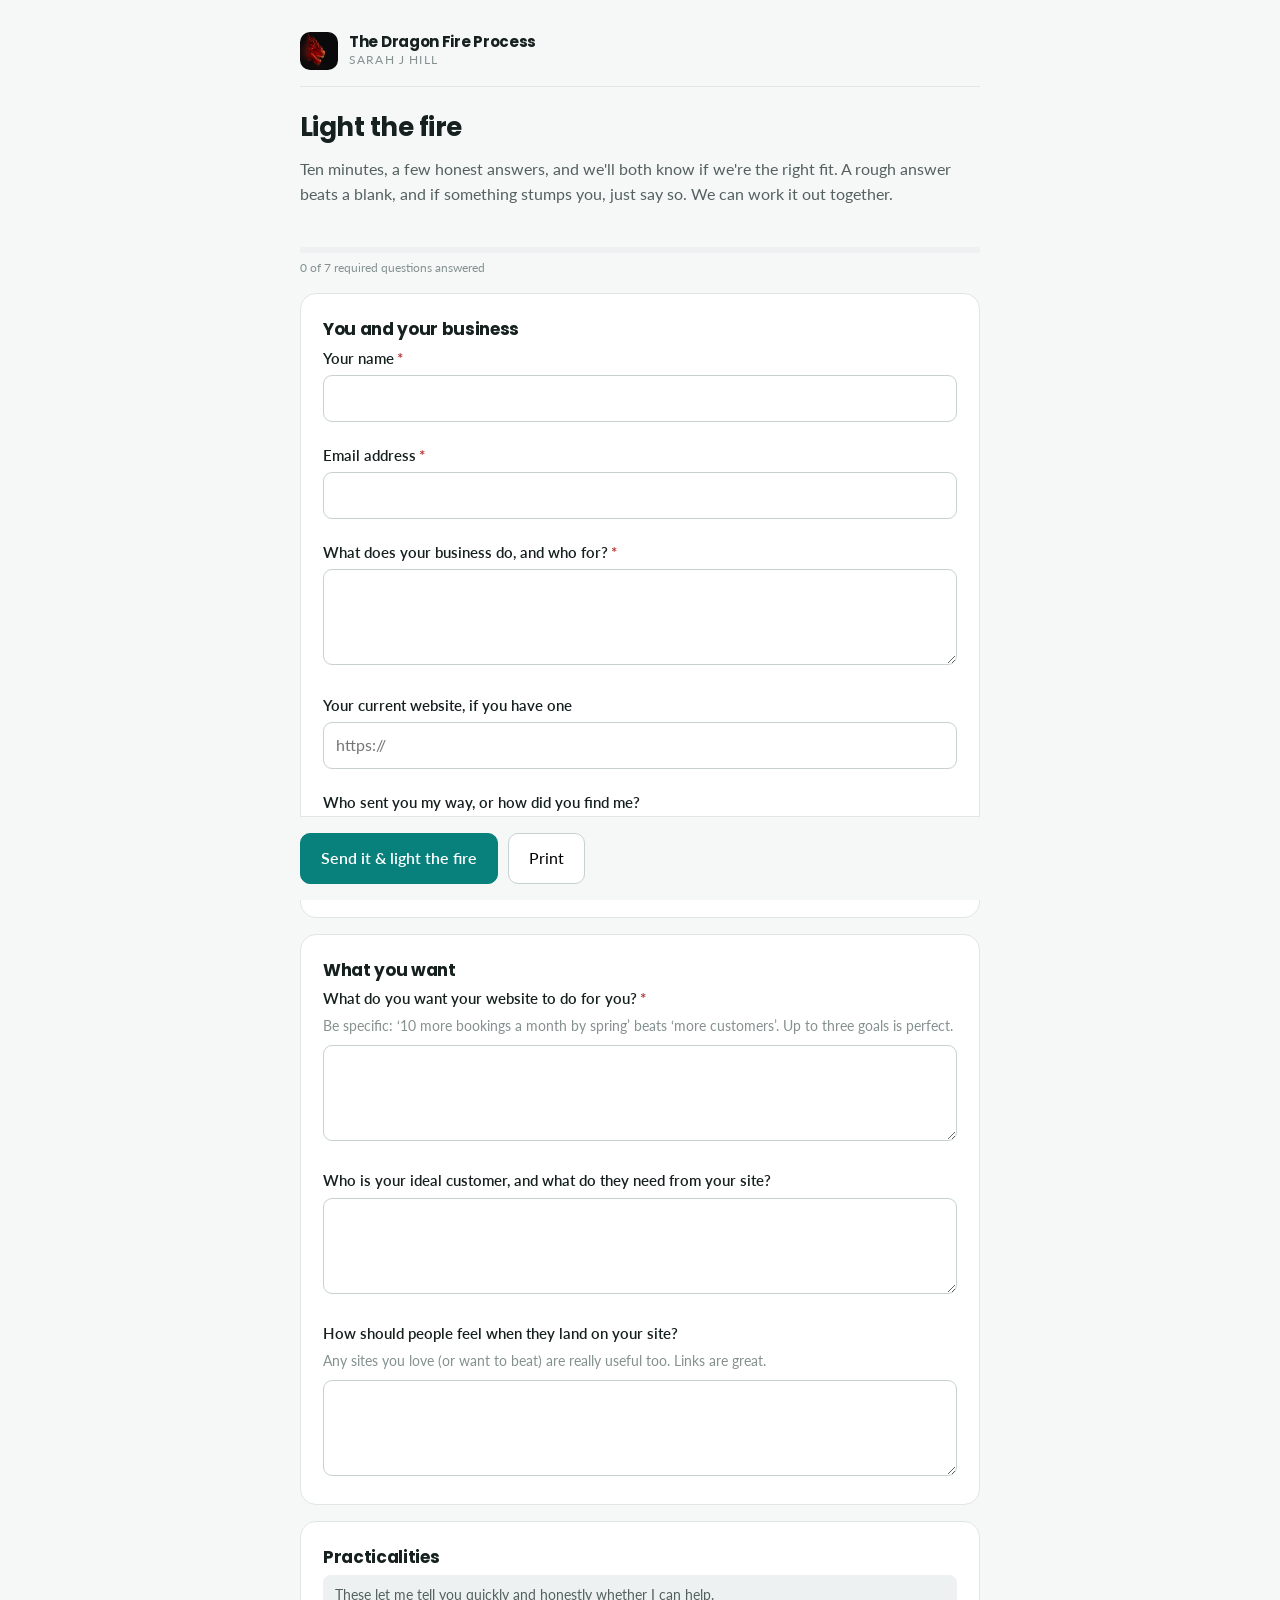
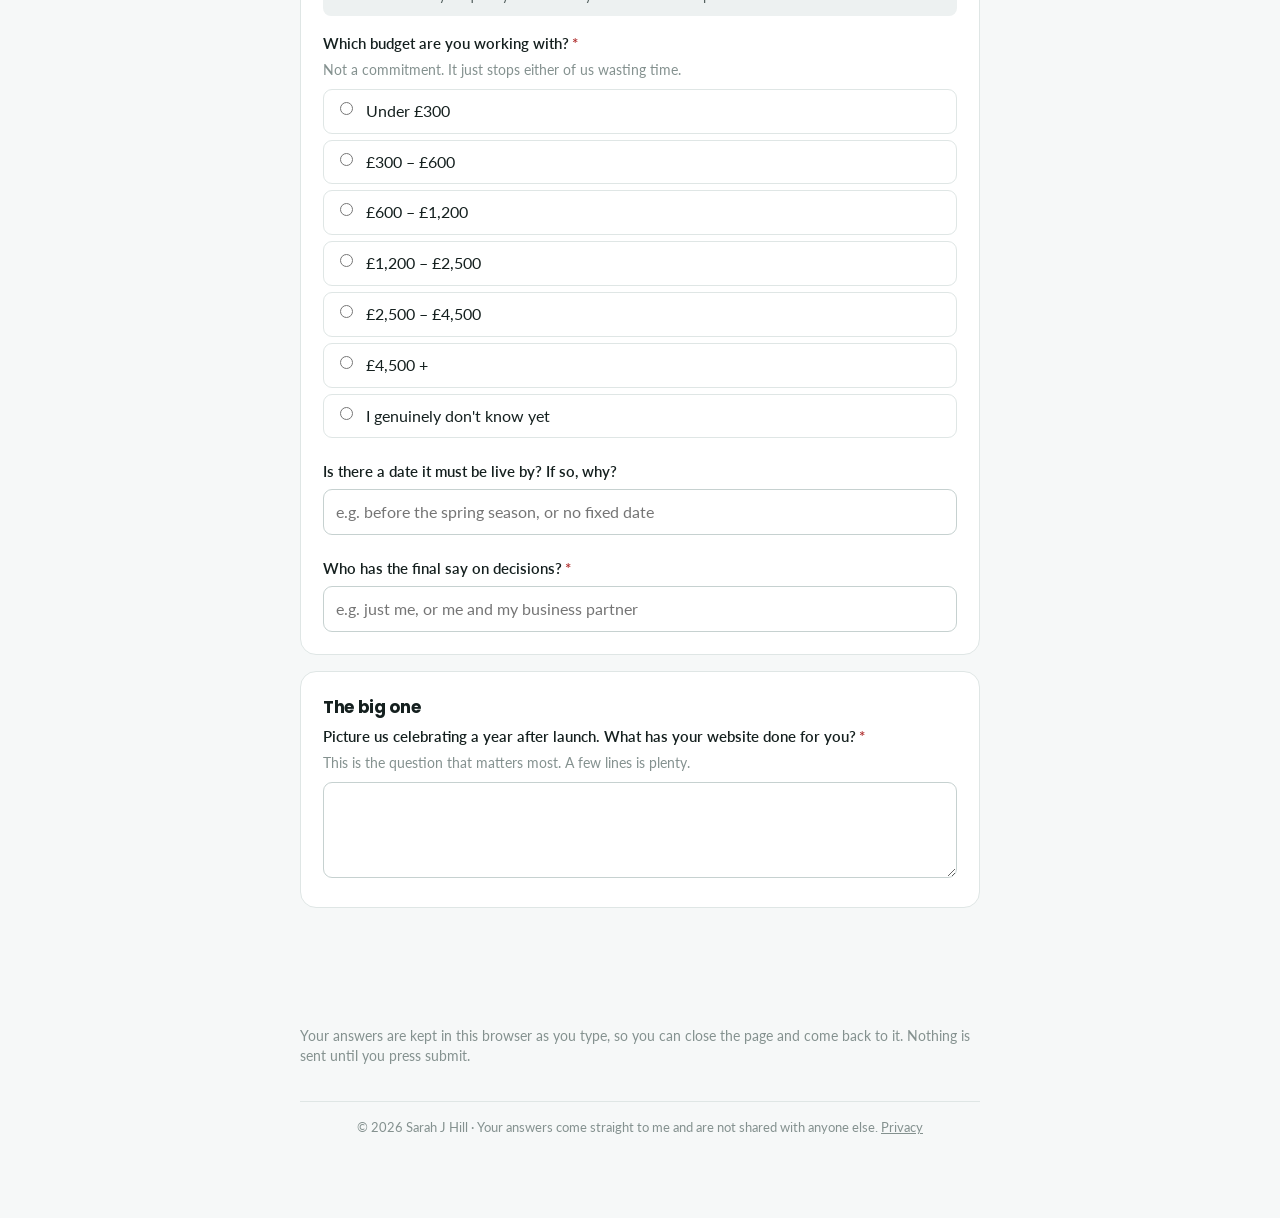
<file: forms/intake.html>
<!DOCTYPE html>
<html lang="en">
<head>
<meta charset="utf-8">
<meta name="viewport" content="width=device-width, initial-scale=1">
<meta name="robots" content="noindex">
<title>Light the fire — Sarah J Hill</title>
<link rel="icon" href="data:image/svg+xml;utf8,%3Csvg%20xmlns%3D%22http%3A%2F%2Fwww.w3.org%2F2000%2Fsvg%22%20viewBox%3D%220%200%20512%20512%22%20role%3D%22img%22%20aria-label%3D%22Sarah%20J%20Hill%22%3E%20%3Ctitle%3ESarah%20J%20Hill%3C%2Ftitle%3E%20%3Crect%20width%3D%22512%22%20height%3D%22512%22%20rx%3D%22112%22%20fill%3D%22%231a1a20%22%2F%3E%20%3Crect%20x%3D%2226%22%20y%3D%2226%22%20width%3D%22460%22%20height%3D%22460%22%20rx%3D%2292%22%20fill%3D%22none%22%20stroke%3D%22%2307beb8%22%20stroke-width%3D%2220%22%2F%3E%20%3Cpath%20d%3D%22M70%20286%20L446%20258%20L450%20330%20L74%20356%20Z%22%20fill%3D%22%23ff1791%22%2F%3E%20%3Cpath%20fill%3D%22%23ffffff%22%20d%3D%22M144.257%20273.98900000000003H168.919Q169.273%20278.355%20171.515%20280.361Q173.757%20282.367%20177.297%20282.367Q180.483%20282.367%20182.548%20280.774Q184.613%20279.18100000000004%20184.613%20276.34900000000005Q184.613%20272.69100000000003%20181.191%20270.68500000000006Q177.769%20268.67900000000003%20170.09900000000002%20266.201Q161.957%20263.487%20156.942%20260.95000000000005Q151.92700000000002%20258.413%20148.21%20253.51600000000002Q144.493%20248.61900000000003%20144.493%20240.71300000000002Q144.493%20232.68900000000002%20148.505%20226.966Q152.517%20221.24300000000002%20159.597%20218.293Q166.67700000000002%20215.34300000000002%20175.645%20215.34300000000002Q190.159%20215.34300000000002%20198.832%20222.12800000000001Q207.505%20228.913%20208.095%20241.18500000000003H182.961Q182.84300000000002%20237.40900000000002%20180.66000000000003%20235.52100000000002Q178.477%20233.63300000000004%20175.055%20233.63300000000004Q172.459%20233.63300000000004%20170.80700000000002%20235.16700000000003Q169.155%20236.70100000000002%20169.155%20239.53300000000002Q169.155%20241.89300000000003%20170.984%20243.60400000000004Q172.81300000000002%20245.31500000000003%20175.52700000000002%20246.55400000000003Q178.241%20247.793%20183.55100000000002%20249.681Q191.457%20252.395%20196.59%20255.05Q201.723%20257.70500000000004%20205.44%20262.48400000000004Q209.157%20267.26300000000003%20209.157%20274.579Q209.157%20282.01300000000003%20205.44%20287.913Q201.723%20293.81300000000005%20194.702%20297.235Q187.681%20300.65700000000004%20178.123%20300.65700000000004Q163.609%20300.65700000000004%20154.287%20293.754Q144.965%20286.851%20144.257%20273.98900000000003Z%20M276.001%20216.64100000000002V271.747Q276.001%20285.78900000000004%20268.39%20293.22300000000007Q260.779%20300.65700000000004%20247.445%20300.65700000000004Q233.285%20300.65700000000004%20224.848%20292.75100000000003Q216.411%20284.845%20216.411%20269.97700000000003H239.303Q239.421%20279.771%20246.501%20279.771Q252.873%20279.771%20252.873%20271.747V216.64100000000002Z%20M365.265%20216.64100000000002V299.831H342.137V266.437H313.935V299.831H290.807V216.64100000000002H313.935V247.91100000000003H342.137V216.64100000000002Z%22%2F%3E%20%3C%2Fsvg%3E">
<link rel="preconnect" href="https://fonts.googleapis.com">
<link rel="preconnect" href="https://fonts.gstatic.com" crossorigin>
<link href="https://fonts.googleapis.com/css2?family=Lato:wght@400;700&family=Poppins:wght@600;700&display=swap" rel="stylesheet">
<style>:root{--bg:#F6F8F8;--surface:#fff;--sunken:#EDF1F1;--text:#15201F;--text-2:#54615F;--text-3:#84918F;--border:#DFE6E5;--strong:#C6D1D0;--accent:#08807C;--accent-bright:#07beb8;--brand-2:#6917d0;--accent-soft:#E4F5F4;--danger:#B02F2F;--ok:#1E7A5A}*{box-sizing:border-box}body{margin:0;background:var(--bg);color:var(--text);line-height:1.55;font-family:'Lato',-apple-system,BlinkMacSystemFont,'Segoe UI',Roboto,Helvetica,Arial,sans-serif;font-size:16px}h1,h2,.brandname{font-family:'Poppins',Georgia,serif;letter-spacing:-.02em}.wrap{max-width:720px;margin:0 auto;padding:32px 20px 80px}header.top{margin-bottom:28px}.brand{display:flex;align-items:center;gap:11px;margin-bottom:20px;padding-bottom:16px;border-bottom:1px solid var(--border)}.brand img{width:38px;height:38px;border-radius:10px;display:block;flex:0 0 auto}.brandname{font-size:15px;font-weight:700;line-height:1.15;color:var(--text)}.brandsub{font-size:11.5px;letter-spacing:.1em;text-transform:uppercase;color:var(--text-3)}h1{font-size:26px;font-weight:700;margin:0 0 10px}.intro{color:var(--text-2);margin:0}footer.foot{margin-top:34px;padding-top:16px;border-top:1px solid var(--border);font-size:12.5px;color:var(--text-3);text-align:center}.progress{position:sticky;top:0;background:var(--bg);padding:12px 0;z-index:5;margin-bottom:4px}.pbar{height:6px;background:var(--sunken);border-radius:99px;overflow:hidden}.pbar>span{display:block;height:100%;width:0;transition:width .25s;background:linear-gradient(90deg,var(--brand-2),var(--accent-bright))}.pcount{font-size:12px;color:var(--text-3);margin-top:6px}section.sec{background:var(--surface);border:1px solid var(--border);border-radius:16px;padding:22px;margin-bottom:16px}section.sec h2{font-size:17px;margin:0 0 4px}.secnote{font-size:13.5px;color:var(--text-2);margin:0 0 16px;padding:10px 12px;background:var(--sunken);border-radius:8px}.f{margin-bottom:22px}.f:last-child{margin-bottom:0}label.q{display:block;font-weight:600;margin-bottom:5px;font-size:15px}.req{color:var(--danger);margin-left:3px}.help{font-size:13.5px;color:var(--text-3);margin:0 0 8px}input[type=text],input[type=email],input[type=tel],input[type=date],input[type=number],textarea,select{width:100%;padding:10px 12px;border:1px solid var(--strong);border-radius:9px;font:inherit;background:var(--surface);color:var(--text)}textarea{min-height:96px;resize:vertical}input:focus,textarea:focus,select:focus{outline:2px solid var(--accent);outline-offset:-1px}.opt{display:flex;gap:10px;align-items:flex-start;padding:9px 11px;border:1px solid var(--border);border-radius:9px;margin-bottom:6px;cursor:pointer;background:var(--surface)}.opt:hover{border-color:var(--strong);background:var(--sunken)}.opt input{margin-top:3px;flex:0 0 auto;width:auto}.opt.on{border-color:var(--accent);background:var(--accent-soft)}.scale{display:flex;gap:6px;align-items:center;flex-wrap:wrap}.scale button{flex:1;min-width:44px;padding:10px 0;border:1px solid var(--strong);background:var(--surface);border-radius:9px;cursor:pointer;font:inherit}.scale button.on{background:var(--accent);color:#fff;border-color:var(--accent)}.scale .lab{font-size:12px;color:var(--text-3);flex:0 0 100%}.statement{background:var(--sunken);border-left:3px solid var(--accent);padding:12px 14px;border-radius:0 8px 8px 0;font-size:14.5px;color:var(--text-2)}.err{color:var(--danger);font-size:13px;margin-top:5px;display:none}.f.bad input,.f.bad textarea,.f.bad select{border-color:var(--danger)}.f.bad .err{display:block}.actions{position:sticky;bottom:0;background:var(--bg);padding:16px 0;border-top:1px solid var(--border);display:flex;gap:10px;flex-wrap:wrap;align-items:center}button.btn{padding:12px 20px;border-radius:10px;border:1px solid var(--strong);background:var(--surface);font:inherit;cursor:pointer}button.btn:hover{background:var(--sunken)}button.primary{background:var(--accent);border-color:var(--accent);color:#fff;font-weight:600}button.primary:hover{filter:brightness(1.07);background:var(--accent)}.saved{font-size:13px;color:var(--text-3);margin-left:auto}.done{background:#E6F3ED;border:1px solid var(--ok);border-radius:14px;padding:22px;margin-bottom:16px}.done{padding:32px}.done h2{margin:0 0 12px;color:var(--ok);font-size:23px}.done p{margin:0 0 12px;color:var(--text-2)}.done p:last-child{margin-bottom:0}.done .hint{font-size:13.5px;color:var(--text-3)}.done ol{margin:10px 0 0;padding-left:20px}.done li{margin-bottom:6px}@media print{.actions,.progress{display:none}}</style>
</head>
<body>
<div class="wrap">
<header class="top"><div class="brand"><img src="../icon.svg" alt=""><div><div class="brandname">The Dragon Fire Process</div><div class="brandsub">Sarah J Hill</div></div></div><h1>Light the fire</h1><p class="intro">Ten minutes, a few honest answers, and we&#39;ll both know if we&#39;re the right fit. A rough answer beats a blank, and if something stumps you, just say so. We can work it out together.</p></header>
<div class="progress"><div class="pbar"><span id="pbar"></span></div><div class="pcount" id="pcount"></div></div>
<div class="done" id="sent" style="display:none"><h2>Fire lit. Thank you.</h2><p>Your answers are with me. I read every one properly, then sleep on it before I reply, so you get a considered answer, not a rushed one.</p><p>Within two working days you’ll hear back with one of three things: a time to talk, an honest word about budget, or the name of someone who’s a better fit.</p><p style="margin-bottom:0"><strong>Sarah</strong></p></div>
<section class="sec"><h2>You and your business</h2><div class="f" id="wrap-name"><label class="q" for="in-name">Your name<span class="req" aria-hidden="true">*</span></label><input type="text" id="in-name" data-fid="name" data-ftype="text"><div class="err">This one is needed before you can finish.</div></div><div class="f" id="wrap-email"><label class="q" for="in-email">Email address<span class="req" aria-hidden="true">*</span></label><input type="email" id="in-email" data-fid="email" data-ftype="email"><div class="err">This one is needed before you can finish.</div></div><div class="f" id="wrap-business"><label class="q" for="in-business">What does your business do, and who for?<span class="req" aria-hidden="true">*</span></label><textarea id="in-business" data-fid="business" data-ftype="textarea"></textarea><div class="err">This one is needed before you can finish.</div></div><div class="f" id="wrap-website"><label class="q" for="in-website">Your current website, if you have one</label><input type="text" id="in-website" data-fid="website" data-ftype="text" placeholder="https://"><div class="err">This one is needed before you can finish.</div></div><div class="f" id="wrap-source"><label class="q" for="in-source">Who sent you my way, or how did you find me?</label><p class="help">If someone recommended me, tell me who. I like to say thank you.</p><input type="text" id="in-source" data-fid="source" data-ftype="text"><div class="err">This one is needed before you can finish.</div></div></section><section class="sec"><h2>What you want</h2><div class="f" id="wrap-goals"><label class="q" for="in-goals">What do you want your website to do for you?<span class="req" aria-hidden="true">*</span></label><p class="help">Be specific: ‘10 more bookings a month by spring’ beats ‘more customers’. Up to three goals is perfect.</p><textarea id="in-goals" data-fid="goals" data-ftype="textarea"></textarea><div class="err">This one is needed before you can finish.</div></div><div class="f" id="wrap-customer"><label class="q" for="in-customer">Who is your ideal customer, and what do they need from your site?</label><textarea id="in-customer" data-fid="customer" data-ftype="textarea"></textarea><div class="err">This one is needed before you can finish.</div></div><div class="f" id="wrap-feel"><label class="q" for="in-feel">How should people feel when they land on your site?</label><p class="help">Any sites you love (or want to beat) are really useful too. Links are great.</p><textarea id="in-feel" data-fid="feel" data-ftype="textarea"></textarea><div class="err">This one is needed before you can finish.</div></div></section><section class="sec"><h2>Practicalities</h2><p class="secnote">These let me tell you quickly and honestly whether I can help.</p><div class="f" id="wrap-budget"><label class="q" for="in-budget">Which budget are you working with?<span class="req" aria-hidden="true">*</span></label><p class="help">Not a commitment. It just stops either of us wasting time.</p><label class="opt" data-fid="budget" data-ftype="radio" data-val="Under £300"><input type="radio" name="budget" id="in-budget"><span>Under £300</span></label><label class="opt" data-fid="budget" data-ftype="radio" data-val="£300 – £600"><input type="radio" name="budget"><span>£300 – £600</span></label><label class="opt" data-fid="budget" data-ftype="radio" data-val="£600 – £1,200"><input type="radio" name="budget"><span>£600 – £1,200</span></label><label class="opt" data-fid="budget" data-ftype="radio" data-val="£1,200 – £2,500"><input type="radio" name="budget"><span>£1,200 – £2,500</span></label><label class="opt" data-fid="budget" data-ftype="radio" data-val="£2,500 – £4,500"><input type="radio" name="budget"><span>£2,500 – £4,500</span></label><label class="opt" data-fid="budget" data-ftype="radio" data-val="£4,500 +"><input type="radio" name="budget"><span>£4,500 +</span></label><label class="opt" data-fid="budget" data-ftype="radio" data-val="I genuinely don&#39;t know yet"><input type="radio" name="budget"><span>I genuinely don&#39;t know yet</span></label><div class="err">This one is needed before you can finish.</div></div><div class="f" id="wrap-deadline"><label class="q" for="in-deadline">Is there a date it must be live by? If so, why?</label><input type="text" id="in-deadline" data-fid="deadline" data-ftype="text" placeholder="e.g. before the spring season, or no fixed date"><div class="err">This one is needed before you can finish.</div></div><div class="f" id="wrap-approver"><label class="q" for="in-approver">Who has the final say on decisions?<span class="req" aria-hidden="true">*</span></label><input type="text" id="in-approver" data-fid="approver" data-ftype="text" placeholder="e.g. just me, or me and my business partner"><div class="err">This one is needed before you can finish.</div></div></section><section class="sec"><h2>The big one</h2><div class="f" id="wrap-success"><label class="q" for="in-success">Picture us celebrating a year after launch. What has your website done for you?<span class="req" aria-hidden="true">*</span></label><p class="help">This is the question that matters most. A few lines is plenty.</p><textarea id="in-success" data-fid="success" data-ftype="textarea"></textarea><div class="err">This one is needed before you can finish.</div></div></section>
<div class="err" id="warn" style="display:none;margin-bottom:10px"></div>
<div class="actions"><button class="btn primary" id="btnSubmit" type="button">Send it &amp; light the fire</button><button class="btn" id="btnPrint" type="button">Print</button><span class="saved" id="savedNote"></span></div>
<p class="help" style="margin-top:18px">Your answers are kept in this browser as you type, so you can close the page and come back to it. Nothing is sent until you press submit.</p>
<footer class="foot">&copy; 2026 Sarah J Hill &middot; Your answers come straight to me and are not shared with anyone else. <a href="https://sarahjhill.com/privacy.html" style="color:inherit">Privacy</a></footer>
</div>
<script>window.__FORM__ = {"task": "p0-1", "title": "Light the fire", "intro": "Ten minutes, a few honest answers, and we'll both know if we're the right fit. A rough answer beats a blank, and if something stumps you, just say so. We can work it out together.", "sections": [{"name": "You and your business", "fields": [{"id": "name", "label": "Your name", "type": "text", "required": true}, {"id": "email", "label": "Email address", "type": "email", "required": true}, {"id": "business", "label": "What does your business do, and who for?", "type": "textarea", "required": true}, {"id": "website", "label": "Your current website, if you have one", "type": "text", "placeholder": "https://"}, {"id": "source", "label": "Who sent you my way, or how did you find me?", "type": "text", "help": "If someone recommended me, tell me who. I like to say thank you."}]}, {"name": "What you want", "fields": [{"id": "goals", "label": "What do you want your website to do for you?", "type": "textarea", "required": true, "help": "Be specific: ‘10 more bookings a month by spring’ beats ‘more customers’. Up to three goals is perfect."}, {"id": "customer", "label": "Who is your ideal customer, and what do they need from your site?", "type": "textarea"}, {"id": "feel", "label": "How should people feel when they land on your site?", "type": "textarea", "help": "Any sites you love (or want to beat) are really useful too. Links are great."}]}, {"name": "Practicalities", "note": "These let me tell you quickly and honestly whether I can help.", "fields": [{"id": "budget", "label": "Which budget are you working with?", "type": "radio", "required": true, "options": ["Under £300", "£300 – £600", "£600 – £1,200", "£1,200 – £2,500", "£2,500 – £4,500", "£4,500 +", "I genuinely don't know yet"], "help": "Not a commitment. It just stops either of us wasting time."}, {"id": "deadline", "label": "Is there a date it must be live by? If so, why?", "type": "text", "placeholder": "e.g. before the spring season, or no fixed date"}, {"id": "approver", "label": "Who has the final say on decisions?", "type": "text", "required": true, "placeholder": "e.g. just me, or me and my business partner"}]}, {"name": "The big one", "fields": [{"id": "success", "label": "Picture us celebrating a year after launch. What has your website done for you?", "type": "textarea", "required": true, "help": "This is the question that matters most. A few lines is plenty."}]}], "formId": "doc-intake", "endpoint": "https://formspree.io/f/xeajqrao", "appUrl": "https://sarahjhill.com/project-os/", "studioName": "The Dragon Fire Process"};
(function formRuntime() {
    var F = window.__FORM__;
    var answers = {};
    var KEY = 'projectos-form-' + F.formId;

    try {
      var saved = localStorage.getItem(KEY);
      if (saved) answers = JSON.parse(saved);
    } catch (e) { }

    function persist() {
      try { localStorage.setItem(KEY, JSON.stringify(answers)); } catch (e) { }
      var s = document.getElementById('savedNote');
      if (s) {
        s.textContent = 'Saved on this device';
        clearTimeout(window.__st);
        window.__st = setTimeout(function () { s.textContent = ''; }, 2200);
      }
      updateProgress();
    }

    function totalRequired() {
      var n = 0;
      F.sections.forEach(function (s) {
        s.fields.forEach(function (f) { if (f.required) n++; });
      });
      return n;
    }
    function doneRequired() {
      var n = 0;
      F.sections.forEach(function (s) {
        s.fields.forEach(function (f) {
          if (!f.required) return;
          var v = answers[f.id];
          if (v && (typeof v !== 'object' || v.length)) n++;
        });
      });
      return n;
    }
    function updateProgress() {
      var t = totalRequired(), d = doneRequired();
      var bar = document.getElementById('pbar');
      var cnt = document.getElementById('pcount');
      if (bar) bar.style.width = (t ? (d / t * 100) : 0) + '%';
      if (cnt) cnt.textContent = d + ' of ' + t + ' required questions answered';
    }

    /* wire every field */
    document.querySelectorAll('[data-fid]').forEach(function (el) {
      var id = el.dataset.fid, type = el.dataset.ftype;

      if (type === 'checkbox') {
        var box = el.querySelector('input');
        var val = el.dataset.val;
        if ((answers[id] || []).indexOf(val) > -1) { box.checked = true; el.classList.add('on'); }
        box.addEventListener('change', function () {
          answers[id] = answers[id] || [];
          var i = answers[id].indexOf(val);
          if (box.checked) { if (i < 0) answers[id].push(val); el.classList.add('on'); }
          else { if (i > -1) answers[id].splice(i, 1); el.classList.remove('on'); }
          persist();
        });
      } else if (type === 'radio') {
        var r = el.querySelector('input');
        if (answers[id] === el.dataset.val) { r.checked = true; el.classList.add('on'); }
        r.addEventListener('change', function () {
          answers[id] = el.dataset.val;
          document.querySelectorAll('[data-fid="' + id + '"]').forEach(function (o) { o.classList.remove('on'); });
          el.classList.add('on');
          persist();
        });
      } else if (type === 'scale') {
        var btns = el.querySelectorAll('button');
        btns.forEach(function (b) {
          if (String(answers[id]) === b.dataset.v) b.classList.add('on');
          b.addEventListener('click', function () {
            answers[id] = b.dataset.v;
            btns.forEach(function (x) { x.classList.remove('on'); });
            b.classList.add('on');
            persist();
          });
        });
      } else {
        if (answers[id] != null) el.value = answers[id];
        el.addEventListener('input', function () { answers[id] = el.value; persist(); });
        el.addEventListener('change', function () { answers[id] = el.value; persist(); });
      }
    });

    updateProgress();

    function validate() {
      var firstBad = null;
      F.sections.forEach(function (s) {
        s.fields.forEach(function (f) {
          var wrap = document.getElementById('wrap-' + f.id);
          if (!wrap) return;
          var v = answers[f.id];
          var empty = !v || (typeof v === 'object' && !v.length) || (typeof v === 'string' && !v.trim());
          if (f.required && empty) {
            wrap.classList.add('bad');
            if (!firstBad) firstBad = wrap;
          } else {
            wrap.classList.remove('bad');
          }
        });
      });
      return firstBad;
    }

    function collect() {
      var out = [];
      F.sections.forEach(function (s) {
        s.fields.forEach(function (f) {
          if (f.type === 'statement') return;
          var v = answers[f.id];
          if (Array.isArray(v)) v = v.join(', ');
          out.push({ section: s.name, id: f.id, label: f.label, value: v == null ? '' : String(v) });
        });
      });
      return {
        projectOsForm: true,
        formId: F.formId,
        formTitle: F.title,
        completed: new Date().toISOString(),
        answers: out
      };
    }

    function asText(payload) {
      var lines = [payload.formTitle, 'Completed ' + new Date(payload.completed).toLocaleString(), ''];
      var cur = '';
      payload.answers.forEach(function (a) {
        if (a.section !== cur) { cur = a.section; lines.push('', '— ' + cur.toUpperCase() + ' —', ''); }
        lines.push(a.label);
        lines.push('  ' + (a.value || '(not answered)'));
        lines.push('');
      });
      return lines.join('\n');
    }

    function respondentName(payload) {
      var n = '';
      payload.answers.forEach(function (a) { if (!n && a.id === 'name' && a.value) n = a.value; });
      return n;
    }

    function downloadFile(payload) {
      var slug = (respondentName(payload) || 'answers').toLowerCase()
        .replace(/[^a-z0-9]+/g, '-').replace(/^-|-$/g, '');
      var blob = new Blob([JSON.stringify(payload, null, 2)], { type: 'application/json' });
      var a = document.createElement('a');
      a.href = URL.createObjectURL(blob);
      a.download = F.formId.replace(/^doc-/, '') + '-' + slug + '.json';
      document.body.appendChild(a); a.click(); a.remove();
    }

    /* Build the flat object Formspree turns into a readable email. */
    function formspreeBody(payload) {
      var out = {};
      out._subject = (F.studioName || 'The Dragon Fire Process') + ' — ' + F.title +
        (respondentName(payload) ? ' from ' + respondentName(payload) : '');
      payload.answers.forEach(function (a) {
        var key = a.section + ' — ' + a.label;
        if (key.length > 90) key = key.slice(0, 87) + '…';
        out[key] = a.value || '(not answered)';
      });
      payload.answers.forEach(function (a) {
        if (a.id === 'email' && a.value) out.email = a.value;   // enables reply-to
      });

      var json = JSON.stringify(payload);
      if (F.appUrl) {
        var packed = '';
        try { packed = btoa(unescape(encodeURIComponent(json))); } catch (e) { packed = ''; }
        var base = F.appUrl.charAt(F.appUrl.length - 1) === '/' ? F.appUrl : F.appUrl + '/';
        var url = base + '#answers=' + encodeURIComponent(packed);
        if (packed && url.length < 7000) {
          out['➤ FILE THESE ANSWERS (click)'] = url;
        }
      }
      out['PROJECT OS DATA — copy everything between the markers'] =
        '<<<PROJECTOS ' + json + ' PROJECTOS>>>';
      return out;
    }

    function showThanks() {
      document.querySelectorAll('section.sec, .progress, .actions').forEach(function (el) {
        el.style.display = 'none';
      });
      document.getElementById('sent').style.display = 'block';
      window.scrollTo({ top: 0, behavior: 'smooth' });
    }

    var submitting = false;

    document.getElementById('btnSubmit').addEventListener('click', function () {
      if (submitting) return;
      var bad = validate();
      var w = document.getElementById('warn');
      if (bad) {
        bad.scrollIntoView({ behavior: 'smooth', block: 'center' });
        w.style.display = 'block';
        w.textContent = 'Some required questions still need an answer — they are marked in red.';
        return;
      }
      w.style.display = 'none';

      var payload = collect();
      var btn = document.getElementById('btnSubmit');

      // No endpoint configured: fall back to a downloaded file.
      if (!F.endpoint) {
        downloadFile(payload);
        showThanks();
        return;
      }

      submitting = true;
      btn.disabled = true;
      btn.textContent = 'Sending…';

      fetch(F.endpoint, {
        method: 'POST',
        headers: { 'Content-Type': 'application/json', 'Accept': 'application/json' },
        body: JSON.stringify(formspreeBody(payload))
      }).then(function (r) {
        if (!r.ok) throw new Error('Server responded ' + r.status);
        try { localStorage.removeItem(KEY); } catch (e) { }
        showThanks();
      }).catch(function (err) {
        submitting = false;
        btn.disabled = false;
        btn.textContent = 'Send it & light the fire';
        w.style.display = 'block';
        w.innerHTML = '<strong>That did not send.</strong> ' +
          'Your answers are safe on this page — nothing has been lost. ' +
          'Please check your connection and press submit again. ' +
          'If it keeps failing, press the button below and email me the file instead.' +
          '<div style="margin-top:10px"><button class="btn" type="button" id="btnRescue">' +
          'Download my answers instead</button></div>';
        var rescue = document.getElementById('btnRescue');
        if (rescue) rescue.addEventListener('click', function () { downloadFile(payload); });
        console.error('Submission failed:', err);
      });
    });

    document.getElementById('btnPrint').addEventListener('click', function () { window.print(); });
  })();</script>
</body>
</html>
</file>
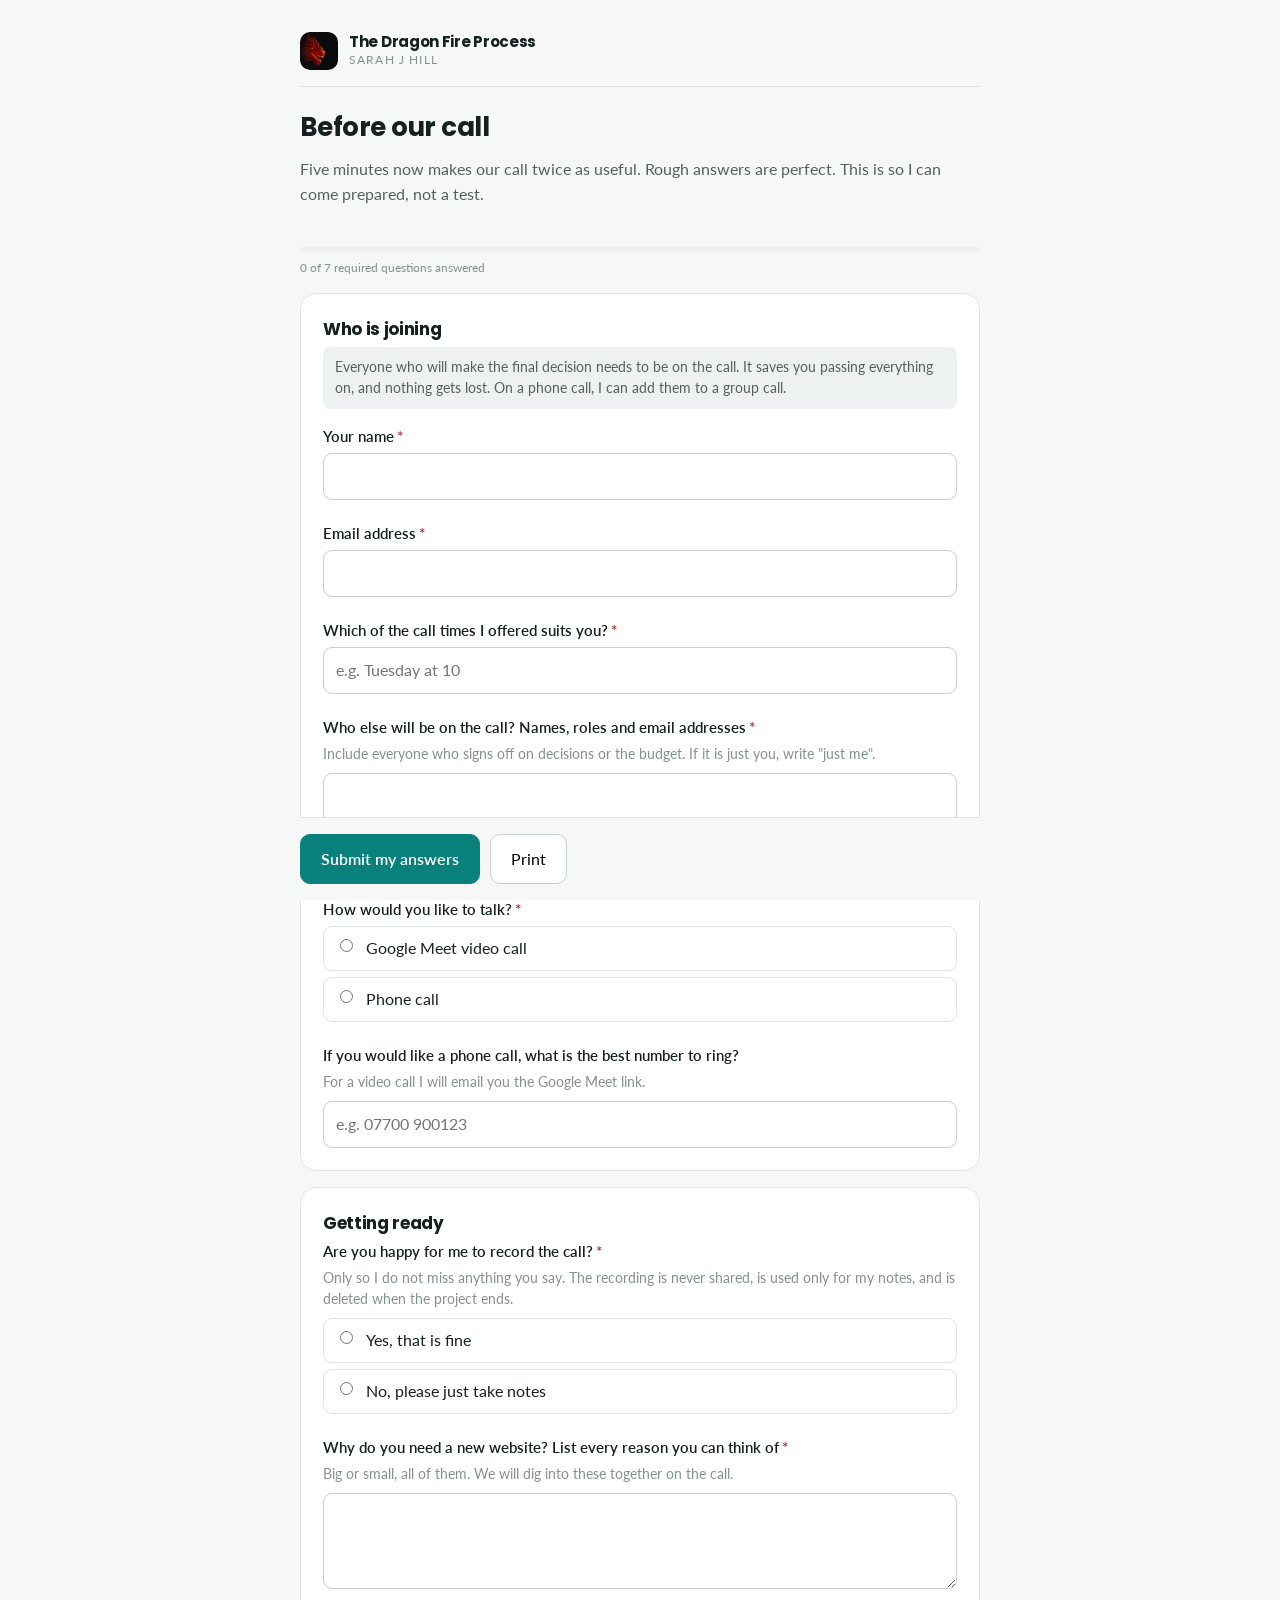
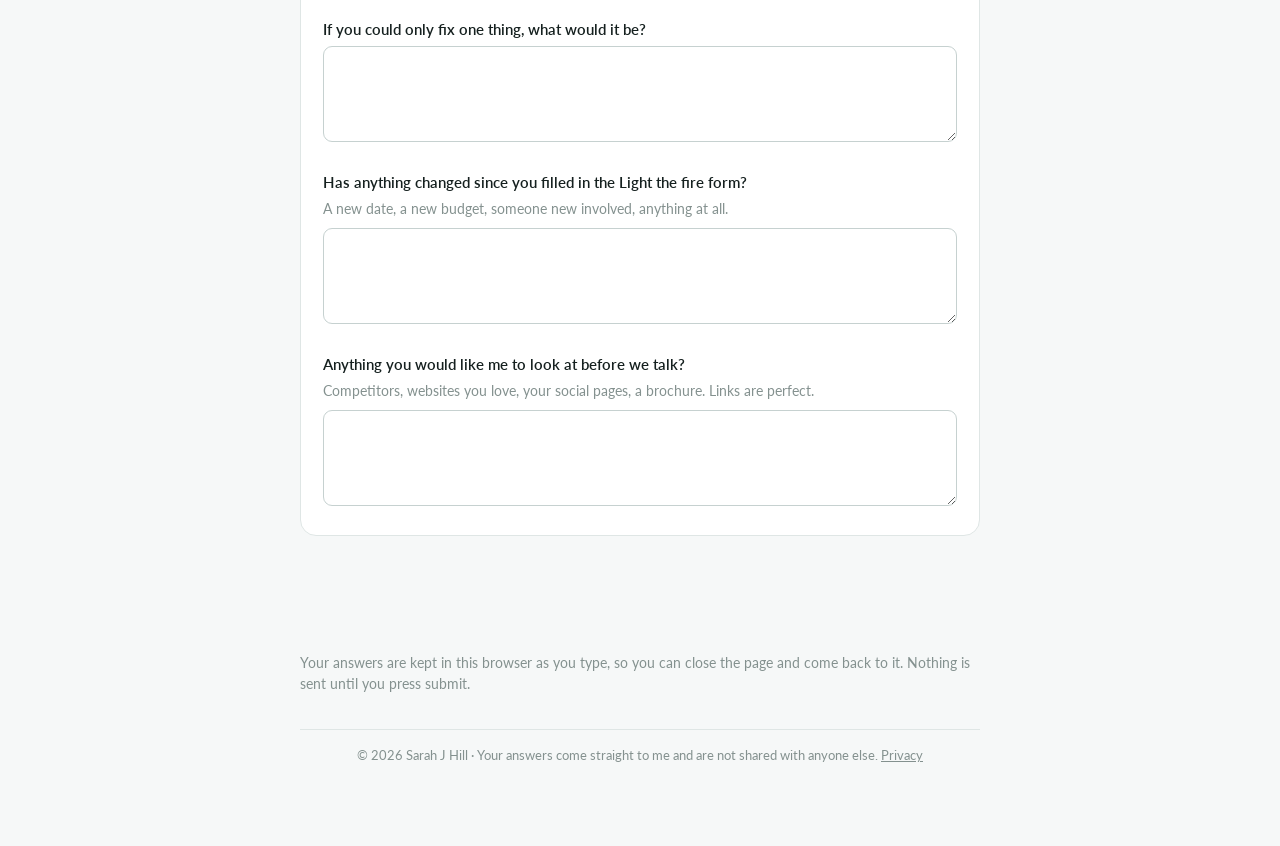
<file: forms/precall.html>
<!DOCTYPE html>
<html lang="en">
<head>
<meta charset="utf-8">
<meta name="viewport" content="width=device-width, initial-scale=1">
<meta name="robots" content="noindex">
<title>Before our call — Sarah J Hill</title>
<link rel="icon" href="../icon.svg">
<link rel="preconnect" href="https://fonts.googleapis.com">
<link rel="preconnect" href="https://fonts.gstatic.com" crossorigin>
<link href="https://fonts.googleapis.com/css2?family=Lato:wght@400;700&family=Poppins:wght@600;700&display=swap" rel="stylesheet">
<style>:root{--bg:#F6F8F8;--surface:#fff;--sunken:#EDF1F1;--text:#15201F;--text-2:#54615F;--text-3:#84918F;--border:#DFE6E5;--strong:#C6D1D0;--accent:#08807C;--accent-bright:#07beb8;--brand-2:#6917d0;--accent-soft:#E4F5F4;--danger:#B02F2F;--ok:#1E7A5A}*{box-sizing:border-box}body{margin:0;background:var(--bg);color:var(--text);line-height:1.55;font-family:'Lato',-apple-system,BlinkMacSystemFont,'Segoe UI',Roboto,Helvetica,Arial,sans-serif;font-size:16px}h1,h2,.brandname{font-family:'Poppins',Georgia,serif;letter-spacing:-.02em}.wrap{max-width:720px;margin:0 auto;padding:32px 20px 80px}header.top{margin-bottom:28px}.brand{display:flex;align-items:center;gap:11px;margin-bottom:20px;padding-bottom:16px;border-bottom:1px solid var(--border)}.brand img{width:38px;height:38px;border-radius:10px;display:block;flex:0 0 auto}.brandname{font-size:15px;font-weight:700;line-height:1.15;color:var(--text)}.brandsub{font-size:11.5px;letter-spacing:.1em;text-transform:uppercase;color:var(--text-3)}h1{font-size:26px;font-weight:700;margin:0 0 10px}.intro{color:var(--text-2);margin:0}footer.foot{margin-top:34px;padding-top:16px;border-top:1px solid var(--border);font-size:12.5px;color:var(--text-3);text-align:center}.progress{position:sticky;top:0;background:var(--bg);padding:12px 0;z-index:5;margin-bottom:4px}.pbar{height:6px;background:var(--sunken);border-radius:99px;overflow:hidden}.pbar>span{display:block;height:100%;width:0;transition:width .25s;background:linear-gradient(90deg,var(--brand-2),var(--accent-bright))}.pcount{font-size:12px;color:var(--text-3);margin-top:6px}section.sec{background:var(--surface);border:1px solid var(--border);border-radius:16px;padding:22px;margin-bottom:16px}section.sec h2{font-size:17px;margin:0 0 4px}.secnote{font-size:13.5px;color:var(--text-2);margin:0 0 16px;padding:10px 12px;background:var(--sunken);border-radius:8px}.f{margin-bottom:22px}.f:last-child{margin-bottom:0}label.q{display:block;font-weight:600;margin-bottom:5px;font-size:15px}.req{color:var(--danger);margin-left:3px}.help{font-size:13.5px;color:var(--text-3);margin:0 0 8px}input[type=text],input[type=email],input[type=tel],input[type=date],input[type=number],textarea,select{width:100%;padding:10px 12px;border:1px solid var(--strong);border-radius:9px;font:inherit;background:var(--surface);color:var(--text)}textarea{min-height:96px;resize:vertical}input:focus,textarea:focus,select:focus{outline:2px solid var(--accent);outline-offset:-1px}.opt{display:flex;gap:10px;align-items:flex-start;padding:9px 11px;border:1px solid var(--border);border-radius:9px;margin-bottom:6px;cursor:pointer;background:var(--surface)}.opt:hover{border-color:var(--strong);background:var(--sunken)}.opt input{margin-top:3px;flex:0 0 auto;width:auto}.opt.on{border-color:var(--accent);background:var(--accent-soft)}.scale{display:flex;gap:6px;align-items:center;flex-wrap:wrap}.scale button{flex:1;min-width:44px;padding:10px 0;border:1px solid var(--strong);background:var(--surface);border-radius:9px;cursor:pointer;font:inherit}.scale button.on{background:var(--accent);color:#fff;border-color:var(--accent)}.scale .lab{font-size:12px;color:var(--text-3);flex:0 0 100%}.statement{background:var(--sunken);border-left:3px solid var(--accent);padding:12px 14px;border-radius:0 8px 8px 0;font-size:14.5px;color:var(--text-2)}.err{color:var(--danger);font-size:13px;margin-top:5px;display:none}.f.bad input,.f.bad textarea,.f.bad select{border-color:var(--danger)}.f.bad .err{display:block}.actions{position:sticky;bottom:0;background:var(--bg);padding:16px 0;border-top:1px solid var(--border);display:flex;gap:10px;flex-wrap:wrap;align-items:center}button.btn{padding:12px 20px;border-radius:10px;border:1px solid var(--strong);background:var(--surface);font:inherit;cursor:pointer}button.btn:hover{background:var(--sunken)}button.primary{background:var(--accent);border-color:var(--accent);color:#fff;font-weight:600}button.primary:hover{filter:brightness(1.07);background:var(--accent)}.saved{font-size:13px;color:var(--text-3);margin-left:auto}.done{background:#E6F3ED;border:1px solid var(--ok);border-radius:14px;padding:22px;margin-bottom:16px}.done{padding:32px}.done h2{margin:0 0 12px;color:var(--ok);font-size:23px}.done p{margin:0 0 12px;color:var(--text-2)}.done p:last-child{margin-bottom:0}.done .hint{font-size:13.5px;color:var(--text-3)}.done ol{margin:10px 0 0;padding-left:20px}.done li{margin-bottom:6px}@media print{.actions,.progress{display:none}}</style>
</head>
<body>
<div class="wrap">
<header class="top"><div class="brand"><img src="../icon.svg" alt=""><div><div class="brandname">The Dragon Fire Process</div><div class="brandsub">Sarah J Hill</div></div></div><h1>Before our call</h1><p class="intro">Five minutes now makes our call twice as useful. Rough answers are perfect. This is so I can come prepared, not a test.</p></header>
<div class="progress"><div class="pbar"><span id="pbar"></span></div><div class="pcount" id="pcount"></div></div>
<div class="done" id="sent" style="display:none"><h2>Thank you. I am all set.</h2><p>Your answers are with me. I will read them before we talk and do my homework on your business, so we can spend the call on what matters.</p><p>If anyone else is joining, I will send them the call link too.</p><p style="margin-bottom:0"><strong>Sarah</strong></p></div>
<section class="sec"><h2>Who is joining</h2><p class="secnote">Everyone who will make the final decision needs to be on the call. It saves you passing everything on, and nothing gets lost. On a phone call, I can add them to a group call.</p><div class="f" id="wrap-name"><label class="q" for="in-name">Your name<span class="req" aria-hidden="true">*</span></label><input type="text" id="in-name" data-fid="name" data-ftype="text"><div class="err">This one is needed before you can finish.</div></div><div class="f" id="wrap-email"><label class="q" for="in-email">Email address<span class="req" aria-hidden="true">*</span></label><input type="email" id="in-email" data-fid="email" data-ftype="email"><div class="err">This one is needed before you can finish.</div></div><div class="f" id="wrap-time"><label class="q" for="in-time">Which of the call times I offered suits you?<span class="req" aria-hidden="true">*</span></label><input type="text" id="in-time" data-fid="time" data-ftype="text" placeholder="e.g. Tuesday at 10"><div class="err">This one is needed before you can finish.</div></div><div class="f" id="wrap-people"><label class="q" for="in-people">Who else will be on the call? Names, roles and email addresses<span class="req" aria-hidden="true">*</span></label><p class="help">Include everyone who signs off on decisions or the budget. If it is just you, write &quot;just me&quot;.</p><textarea id="in-people" data-fid="people" data-ftype="textarea"></textarea><div class="err">This one is needed before you can finish.</div></div><div class="f" id="wrap-where"><label class="q" for="in-where">How would you like to talk?<span class="req" aria-hidden="true">*</span></label><label class="opt" data-fid="where" data-ftype="radio" data-val="Google Meet video call"><input type="radio" name="where" id="in-where"><span>Google Meet video call</span></label><label class="opt" data-fid="where" data-ftype="radio" data-val="Phone call"><input type="radio" name="where"><span>Phone call</span></label><div class="err">This one is needed before you can finish.</div></div><div class="f" id="wrap-phone"><label class="q" for="in-phone">If you would like a phone call, what is the best number to ring?</label><p class="help">For a video call I will email you the Google Meet link.</p><input type="tel" id="in-phone" data-fid="phone" data-ftype="tel" placeholder="e.g. 07700 900123"><div class="err">This one is needed before you can finish.</div></div></section><section class="sec"><h2>Getting ready</h2><div class="f" id="wrap-record"><label class="q" for="in-record">Are you happy for me to record the call?<span class="req" aria-hidden="true">*</span></label><p class="help">Only so I do not miss anything you say. The recording is never shared, is used only for my notes, and is deleted when the project ends.</p><label class="opt" data-fid="record" data-ftype="radio" data-val="Yes, that is fine"><input type="radio" name="record" id="in-record"><span>Yes, that is fine</span></label><label class="opt" data-fid="record" data-ftype="radio" data-val="No, please just take notes"><input type="radio" name="record"><span>No, please just take notes</span></label><div class="err">This one is needed before you can finish.</div></div><div class="f" id="wrap-why"><label class="q" for="in-why">Why do you need a new website? List every reason you can think of<span class="req" aria-hidden="true">*</span></label><p class="help">Big or small, all of them. We will dig into these together on the call.</p><textarea id="in-why" data-fid="why" data-ftype="textarea"></textarea><div class="err">This one is needed before you can finish.</div></div><div class="f" id="wrap-top"><label class="q" for="in-top">If you could only fix one thing, what would it be?</label><textarea id="in-top" data-fid="top" data-ftype="textarea"></textarea><div class="err">This one is needed before you can finish.</div></div><div class="f" id="wrap-changed"><label class="q" for="in-changed">Has anything changed since you filled in the Light the fire form?</label><p class="help">A new date, a new budget, someone new involved, anything at all.</p><textarea id="in-changed" data-fid="changed" data-ftype="textarea"></textarea><div class="err">This one is needed before you can finish.</div></div><div class="f" id="wrap-look"><label class="q" for="in-look">Anything you would like me to look at before we talk?</label><p class="help">Competitors, websites you love, your social pages, a brochure. Links are perfect.</p><textarea id="in-look" data-fid="look" data-ftype="textarea"></textarea><div class="err">This one is needed before you can finish.</div></div></section>
<div class="err" id="warn" style="display:none;margin-bottom:10px"></div>
<div class="actions"><button class="btn primary" id="btnSubmit" type="button">Submit my answers</button><button class="btn" id="btnPrint" type="button">Print</button><span class="saved" id="savedNote"></span></div>
<p class="help" style="margin-top:18px">Your answers are kept in this browser as you type, so you can close the page and come back to it. Nothing is sent until you press submit.</p>
<footer class="foot">&copy; 2026 Sarah J Hill &middot; Your answers come straight to me and are not shared with anyone else. <a href="https://sarahjhill.com/privacy.html" style="color:inherit">Privacy</a></footer>
</div>
<script>window.__FORM__ = {"task":"p0-1e","title":"Before our call","intro":"Five minutes now makes our call twice as useful. Rough answers are perfect. This is so I can come prepared, not a test.","sections":[{"name":"Who is joining","note":"Everyone who will make the final decision needs to be on the call. It saves you passing everything on, and nothing gets lost. On a phone call, I can add them to a group call.","fields":[{"id":"name","label":"Your name","type":"text","required":true},{"id":"email","label":"Email address","type":"email","required":true},{"id":"time","label":"Which of the call times I offered suits you?","type":"text","required":true,"placeholder":"e.g. Tuesday at 10"},{"id":"people","label":"Who else will be on the call? Names, roles and email addresses","type":"textarea","required":true,"help":"Include everyone who signs off on decisions or the budget. If it is just you, write \"just me\"."},{"id":"where","label":"How would you like to talk?","type":"radio","required":true,"options":["Google Meet video call","Phone call"]},{"id":"phone","label":"If you would like a phone call, what is the best number to ring?","type":"tel","placeholder":"e.g. 07700 900123","help":"For a video call I will email you the Google Meet link."}]},{"name":"Getting ready","fields":[{"id":"record","label":"Are you happy for me to record the call?","type":"radio","required":true,"options":["Yes, that is fine","No, please just take notes"],"help":"Only so I do not miss anything you say. The recording is never shared, is used only for my notes, and is deleted when the project ends."},{"id":"why","label":"Why do you need a new website? List every reason you can think of","type":"textarea","required":true,"help":"Big or small, all of them. We will dig into these together on the call."},{"id":"top","label":"If you could only fix one thing, what would it be?","type":"textarea"},{"id":"changed","label":"Has anything changed since you filled in the Light the fire form?","type":"textarea","help":"A new date, a new budget, someone new involved, anything at all."},{"id":"look","label":"Anything you would like me to look at before we talk?","type":"textarea","help":"Competitors, websites you love, your social pages, a brochure. Links are perfect."}]}],"formId":"doc-precall","endpoint":"https://formspree.io/f/xeajqrao","appUrl":"https://sarahjhill.com/project-os/app.html","studioName":"The Dragon Fire Process"};
(function formRuntime() {
    var F = window.__FORM__;
    var answers = {};
    var KEY = 'projectos-form-' + F.formId;

    try {
      var saved = localStorage.getItem(KEY);
      if (saved) answers = JSON.parse(saved);
    } catch (e) { }

    function persist() {
      try { localStorage.setItem(KEY, JSON.stringify(answers)); } catch (e) { }
      var s = document.getElementById('savedNote');
      if (s) {
        s.textContent = 'Saved on this device';
        clearTimeout(window.__st);
        window.__st = setTimeout(function () { s.textContent = ''; }, 2200);
      }
      updateProgress();
    }

    function totalRequired() {
      var n = 0;
      F.sections.forEach(function (s) {
        s.fields.forEach(function (f) { if (f.required) n++; });
      });
      return n;
    }
    function doneRequired() {
      var n = 0;
      F.sections.forEach(function (s) {
        s.fields.forEach(function (f) {
          if (!f.required) return;
          var v = answers[f.id];
          if (v && (typeof v !== 'object' || v.length)) n++;
        });
      });
      return n;
    }
    function updateProgress() {
      var t = totalRequired(), d = doneRequired();
      var bar = document.getElementById('pbar');
      var cnt = document.getElementById('pcount');
      if (bar) bar.style.width = (t ? (d / t * 100) : 0) + '%';
      if (cnt) cnt.textContent = d + ' of ' + t + ' required questions answered';
    }

    /* wire every field */
    document.querySelectorAll('[data-fid]').forEach(function (el) {
      var id = el.dataset.fid, type = el.dataset.ftype;

      if (type === 'checkbox') {
        var box = el.querySelector('input');
        var val = el.dataset.val;
        if ((answers[id] || []).indexOf(val) > -1) { box.checked = true; el.classList.add('on'); }
        box.addEventListener('change', function () {
          answers[id] = answers[id] || [];
          var i = answers[id].indexOf(val);
          if (box.checked) { if (i < 0) answers[id].push(val); el.classList.add('on'); }
          else { if (i > -1) answers[id].splice(i, 1); el.classList.remove('on'); }
          persist();
        });
      } else if (type === 'radio') {
        var r = el.querySelector('input');
        if (answers[id] === el.dataset.val) { r.checked = true; el.classList.add('on'); }
        r.addEventListener('change', function () {
          answers[id] = el.dataset.val;
          document.querySelectorAll('[data-fid="' + id + '"]').forEach(function (o) { o.classList.remove('on'); });
          el.classList.add('on');
          persist();
        });
      } else if (type === 'scale') {
        var btns = el.querySelectorAll('button');
        btns.forEach(function (b) {
          if (String(answers[id]) === b.dataset.v) b.classList.add('on');
          b.addEventListener('click', function () {
            answers[id] = b.dataset.v;
            btns.forEach(function (x) { x.classList.remove('on'); });
            b.classList.add('on');
            persist();
          });
        });
      } else {
        if (answers[id] != null) el.value = answers[id];
        el.addEventListener('input', function () { answers[id] = el.value; persist(); });
        el.addEventListener('change', function () { answers[id] = el.value; persist(); });
      }
    });

    updateProgress();

    function validate() {
      var firstBad = null;
      F.sections.forEach(function (s) {
        s.fields.forEach(function (f) {
          var wrap = document.getElementById('wrap-' + f.id);
          if (!wrap) return;
          var v = answers[f.id];
          var empty = !v || (typeof v === 'object' && !v.length) || (typeof v === 'string' && !v.trim());
          if (f.required && empty) {
            wrap.classList.add('bad');
            if (!firstBad) firstBad = wrap;
          } else {
            wrap.classList.remove('bad');
          }
        });
      });
      return firstBad;
    }

    function collect() {
      var out = [];
      F.sections.forEach(function (s) {
        s.fields.forEach(function (f) {
          if (f.type === 'statement') return;
          var v = answers[f.id];
          if (Array.isArray(v)) v = v.join(', ');
          out.push({ section: s.name, id: f.id, label: f.label, value: v == null ? '' : String(v) });
        });
      });
      return {
        projectOsForm: true,
        formId: F.formId,
        formTitle: F.title,
        completed: new Date().toISOString(),
        answers: out
      };
    }

    function asText(payload) {
      var lines = [payload.formTitle, 'Completed ' + new Date(payload.completed).toLocaleString(), ''];
      var cur = '';
      payload.answers.forEach(function (a) {
        if (a.section !== cur) { cur = a.section; lines.push('', '— ' + cur.toUpperCase() + ' —', ''); }
        lines.push(a.label);
        lines.push('  ' + (a.value || '(not answered)'));
        lines.push('');
      });
      return lines.join('\n');
    }

    function respondentName(payload) {
      var n = '';
      payload.answers.forEach(function (a) { if (!n && a.id === 'name' && a.value) n = a.value; });
      return n;
    }

    function downloadFile(payload) {
      var slug = (respondentName(payload) || 'answers').toLowerCase()
        .replace(/[^a-z0-9]+/g, '-').replace(/^-|-$/g, '');
      var blob = new Blob([JSON.stringify(payload, null, 2)], { type: 'application/json' });
      var a = document.createElement('a');
      a.href = URL.createObjectURL(blob);
      a.download = F.formId.replace(/^doc-/, '') + '-' + slug + '.json';
      document.body.appendChild(a); a.click(); a.remove();
    }

    /* Build the flat object Formspree turns into a readable email. */
    function formspreeBody(payload) {
      var out = {};
      out._subject = (F.studioName || 'The Dragon Fire Process') + ' — ' + F.title +
        (respondentName(payload) ? ' from ' + respondentName(payload) : '');
      payload.answers.forEach(function (a) {
        var key = a.section + ' — ' + a.label;
        if (key.length > 90) key = key.slice(0, 87) + '…';
        out[key] = a.value || '(not answered)';
      });
      payload.answers.forEach(function (a) {
        if (a.id === 'email' && a.value) out.email = a.value;   // enables reply-to
      });

      var json = JSON.stringify(payload);
      if (F.appUrl) {
        var packed = '';
        try { packed = btoa(unescape(encodeURIComponent(json))); } catch (e) { packed = ''; }
        var base = F.appUrl.charAt(F.appUrl.length - 1) === '/' ? F.appUrl : F.appUrl + '/';
        var url = base + '#answers=' + encodeURIComponent(packed);
        if (packed && url.length < 7000) {
          out['➤ FILE THESE ANSWERS (click)'] = url;
        }
      }
      out['PROJECT OS DATA — copy everything between the markers'] =
        '<<<PROJECTOS ' + json + ' PROJECTOS>>>';
      return out;
    }

    function showThanks() {
      document.querySelectorAll('section.sec, .progress, .actions').forEach(function (el) {
        el.style.display = 'none';
      });
      document.getElementById('sent').style.display = 'block';
      window.scrollTo({ top: 0, behavior: 'smooth' });
    }

    var submitting = false;

    document.getElementById('btnSubmit').addEventListener('click', function () {
      if (submitting) return;
      var bad = validate();
      var w = document.getElementById('warn');
      if (bad) {
        bad.scrollIntoView({ behavior: 'smooth', block: 'center' });
        w.style.display = 'block';
        w.textContent = 'Some required questions still need an answer — they are marked in red.';
        return;
      }
      w.style.display = 'none';

      var payload = collect();
      var btn = document.getElementById('btnSubmit');

      // No endpoint configured: fall back to a downloaded file.
      if (!F.endpoint) {
        downloadFile(payload);
        showThanks();
        return;
      }

      submitting = true;
      btn.disabled = true;
      btn.textContent = 'Sending…';

      fetch(F.endpoint, {
        method: 'POST',
        headers: { 'Content-Type': 'application/json', 'Accept': 'application/json' },
        body: JSON.stringify(formspreeBody(payload))
      }).then(function (r) {
        if (!r.ok) throw new Error('Server responded ' + r.status);
        try { localStorage.removeItem(KEY); } catch (e) { }
        showThanks();
      }).catch(function (err) {
        submitting = false;
        btn.disabled = false;
        btn.textContent = 'Submit my answers';
        w.style.display = 'block';
        w.innerHTML = '<strong>That did not send.</strong> ' +
          'Your answers are safe on this page — nothing has been lost. ' +
          'Please check your connection and press submit again. ' +
          'If it keeps failing, press the button below and email me the file instead.' +
          '<div style="margin-top:10px"><button class="btn" type="button" id="btnRescue">' +
          'Download my answers instead</button></div>';
        var rescue = document.getElementById('btnRescue');
        if (rescue) rescue.addEventListener('click', function () { downloadFile(payload); });
        console.error('Submission failed:', err);
      });
    });

    document.getElementById('btnPrint').addEventListener('click', function () { window.print(); });
  })();</script>
</body>
</html>
</file>
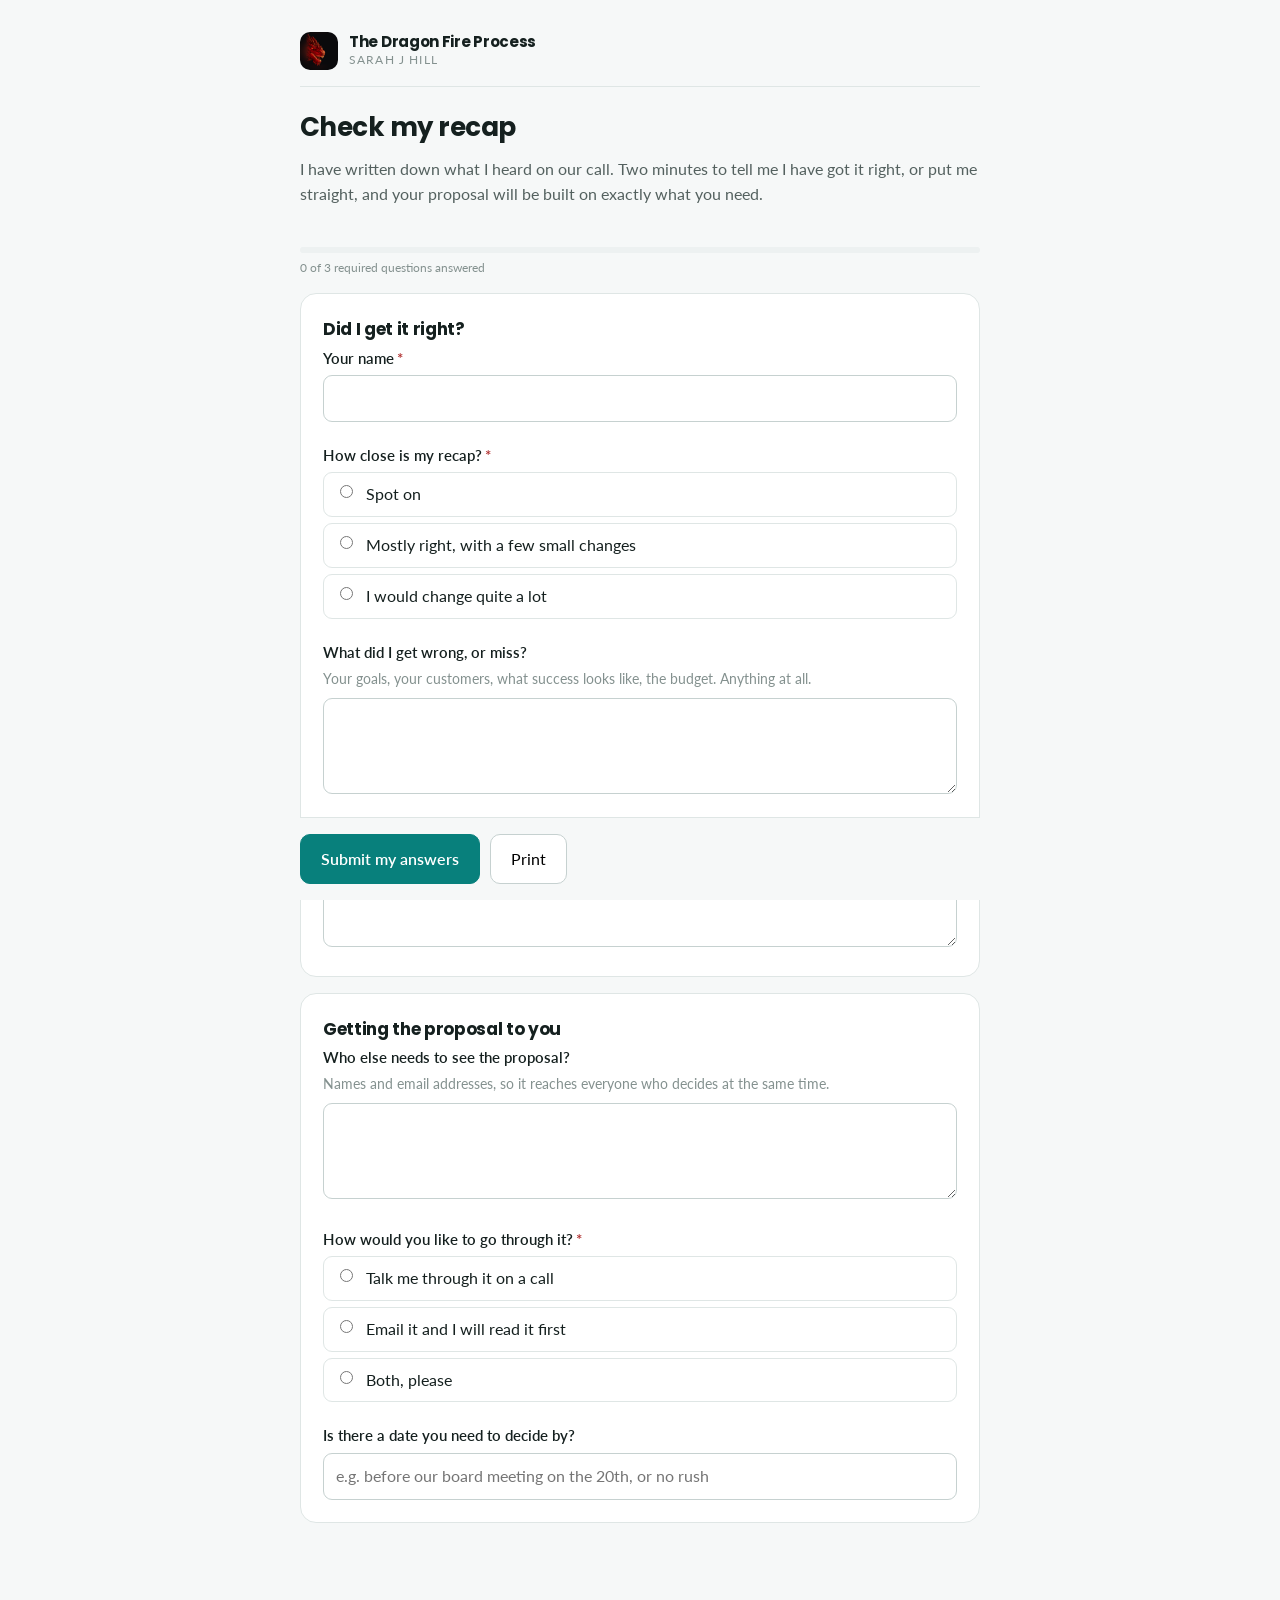
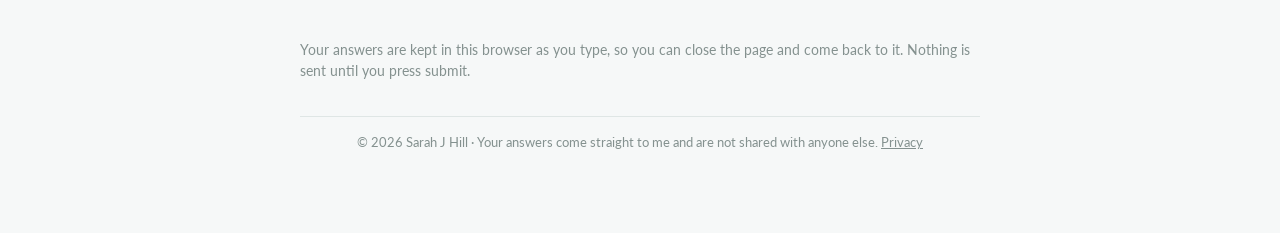
<file: forms/recap.html>
<!DOCTYPE html>
<html lang="en">
<head>
<meta charset="utf-8">
<meta name="viewport" content="width=device-width, initial-scale=1">
<meta name="robots" content="noindex">
<title>Check my recap — Sarah J Hill</title>
<link rel="icon" href="../icon.svg">
<link rel="preconnect" href="https://fonts.googleapis.com">
<link rel="preconnect" href="https://fonts.gstatic.com" crossorigin>
<link href="https://fonts.googleapis.com/css2?family=Lato:wght@400;700&family=Poppins:wght@600;700&display=swap" rel="stylesheet">
<style>:root{--bg:#F6F8F8;--surface:#fff;--sunken:#EDF1F1;--text:#15201F;--text-2:#54615F;--text-3:#84918F;--border:#DFE6E5;--strong:#C6D1D0;--accent:#08807C;--accent-bright:#07beb8;--brand-2:#6917d0;--accent-soft:#E4F5F4;--danger:#B02F2F;--ok:#1E7A5A}*{box-sizing:border-box}body{margin:0;background:var(--bg);color:var(--text);line-height:1.55;font-family:'Lato',-apple-system,BlinkMacSystemFont,'Segoe UI',Roboto,Helvetica,Arial,sans-serif;font-size:16px}h1,h2,.brandname{font-family:'Poppins',Georgia,serif;letter-spacing:-.02em}.wrap{max-width:720px;margin:0 auto;padding:32px 20px 80px}header.top{margin-bottom:28px}.brand{display:flex;align-items:center;gap:11px;margin-bottom:20px;padding-bottom:16px;border-bottom:1px solid var(--border)}.brand img{width:38px;height:38px;border-radius:10px;display:block;flex:0 0 auto}.brandname{font-size:15px;font-weight:700;line-height:1.15;color:var(--text)}.brandsub{font-size:11.5px;letter-spacing:.1em;text-transform:uppercase;color:var(--text-3)}h1{font-size:26px;font-weight:700;margin:0 0 10px}.intro{color:var(--text-2);margin:0}footer.foot{margin-top:34px;padding-top:16px;border-top:1px solid var(--border);font-size:12.5px;color:var(--text-3);text-align:center}.progress{position:sticky;top:0;background:var(--bg);padding:12px 0;z-index:5;margin-bottom:4px}.pbar{height:6px;background:var(--sunken);border-radius:99px;overflow:hidden}.pbar>span{display:block;height:100%;width:0;transition:width .25s;background:linear-gradient(90deg,var(--brand-2),var(--accent-bright))}.pcount{font-size:12px;color:var(--text-3);margin-top:6px}section.sec{background:var(--surface);border:1px solid var(--border);border-radius:16px;padding:22px;margin-bottom:16px}section.sec h2{font-size:17px;margin:0 0 4px}.secnote{font-size:13.5px;color:var(--text-2);margin:0 0 16px;padding:10px 12px;background:var(--sunken);border-radius:8px}.f{margin-bottom:22px}.f:last-child{margin-bottom:0}label.q{display:block;font-weight:600;margin-bottom:5px;font-size:15px}.req{color:var(--danger);margin-left:3px}.help{font-size:13.5px;color:var(--text-3);margin:0 0 8px}input[type=text],input[type=email],input[type=tel],input[type=date],input[type=number],textarea,select{width:100%;padding:10px 12px;border:1px solid var(--strong);border-radius:9px;font:inherit;background:var(--surface);color:var(--text)}textarea{min-height:96px;resize:vertical}input:focus,textarea:focus,select:focus{outline:2px solid var(--accent);outline-offset:-1px}.opt{display:flex;gap:10px;align-items:flex-start;padding:9px 11px;border:1px solid var(--border);border-radius:9px;margin-bottom:6px;cursor:pointer;background:var(--surface)}.opt:hover{border-color:var(--strong);background:var(--sunken)}.opt input{margin-top:3px;flex:0 0 auto;width:auto}.opt.on{border-color:var(--accent);background:var(--accent-soft)}.scale{display:flex;gap:6px;align-items:center;flex-wrap:wrap}.scale button{flex:1;min-width:44px;padding:10px 0;border:1px solid var(--strong);background:var(--surface);border-radius:9px;cursor:pointer;font:inherit}.scale button.on{background:var(--accent);color:#fff;border-color:var(--accent)}.scale .lab{font-size:12px;color:var(--text-3);flex:0 0 100%}.statement{background:var(--sunken);border-left:3px solid var(--accent);padding:12px 14px;border-radius:0 8px 8px 0;font-size:14.5px;color:var(--text-2)}.err{color:var(--danger);font-size:13px;margin-top:5px;display:none}.f.bad input,.f.bad textarea,.f.bad select{border-color:var(--danger)}.f.bad .err{display:block}.actions{position:sticky;bottom:0;background:var(--bg);padding:16px 0;border-top:1px solid var(--border);display:flex;gap:10px;flex-wrap:wrap;align-items:center}button.btn{padding:12px 20px;border-radius:10px;border:1px solid var(--strong);background:var(--surface);font:inherit;cursor:pointer}button.btn:hover{background:var(--sunken)}button.primary{background:var(--accent);border-color:var(--accent);color:#fff;font-weight:600}button.primary:hover{filter:brightness(1.07);background:var(--accent)}.saved{font-size:13px;color:var(--text-3);margin-left:auto}.done{background:#E6F3ED;border:1px solid var(--ok);border-radius:14px;padding:22px;margin-bottom:16px}.done{padding:32px}.done h2{margin:0 0 12px;color:var(--ok);font-size:23px}.done p{margin:0 0 12px;color:var(--text-2)}.done p:last-child{margin-bottom:0}.done .hint{font-size:13.5px;color:var(--text-3)}.done ol{margin:10px 0 0;padding-left:20px}.done li{margin-bottom:6px}@media print{.actions,.progress{display:none}}</style>
</head>
<body>
<div class="wrap">
<header class="top"><div class="brand"><img src="../icon.svg" alt=""><div><div class="brandname">The Dragon Fire Process</div><div class="brandsub">Sarah J Hill</div></div></div><h1>Check my recap</h1><p class="intro">I have written down what I heard on our call. Two minutes to tell me I have got it right, or put me straight, and your proposal will be built on exactly what you need.</p></header>
<div class="progress"><div class="pbar"><span id="pbar"></span></div><div class="pcount" id="pcount"></div></div>
<div class="done" id="sent" style="display:none"><h2>Thank you. That is everything I need.</h2><p>Anything you changed goes straight into your proposal, in your words.</p><p>You will have the proposal in the next few days, with the plan, the timeline and the investment. Stay tuned.</p><p style="margin-bottom:0"><strong>Sarah</strong></p></div>
<section class="sec"><h2>Did I get it right?</h2><div class="f" id="wrap-name"><label class="q" for="in-name">Your name<span class="req" aria-hidden="true">*</span></label><input type="text" id="in-name" data-fid="name" data-ftype="text"><div class="err">This one is needed before you can finish.</div></div><div class="f" id="wrap-right"><label class="q" for="in-right">How close is my recap?<span class="req" aria-hidden="true">*</span></label><label class="opt" data-fid="right" data-ftype="radio" data-val="Spot on"><input type="radio" name="right" id="in-right"><span>Spot on</span></label><label class="opt" data-fid="right" data-ftype="radio" data-val="Mostly right, with a few small changes"><input type="radio" name="right"><span>Mostly right, with a few small changes</span></label><label class="opt" data-fid="right" data-ftype="radio" data-val="I would change quite a lot"><input type="radio" name="right"><span>I would change quite a lot</span></label><div class="err">This one is needed before you can finish.</div></div><div class="f" id="wrap-wrong"><label class="q" for="in-wrong">What did I get wrong, or miss?</label><p class="help">Your goals, your customers, what success looks like, the budget. Anything at all.</p><textarea id="in-wrong" data-fid="wrong" data-ftype="textarea"></textarea><div class="err">This one is needed before you can finish.</div></div><div class="f" id="wrap-since"><label class="q" for="in-since">Has anything come to mind since the call?</label><textarea id="in-since" data-fid="since" data-ftype="textarea"></textarea><div class="err">This one is needed before you can finish.</div></div></section><section class="sec"><h2>Getting the proposal to you</h2><div class="f" id="wrap-who"><label class="q" for="in-who">Who else needs to see the proposal?</label><p class="help">Names and email addresses, so it reaches everyone who decides at the same time.</p><textarea id="in-who" data-fid="who" data-ftype="textarea"></textarea><div class="err">This one is needed before you can finish.</div></div><div class="f" id="wrap-how"><label class="q" for="in-how">How would you like to go through it?<span class="req" aria-hidden="true">*</span></label><label class="opt" data-fid="how" data-ftype="radio" data-val="Talk me through it on a call"><input type="radio" name="how" id="in-how"><span>Talk me through it on a call</span></label><label class="opt" data-fid="how" data-ftype="radio" data-val="Email it and I will read it first"><input type="radio" name="how"><span>Email it and I will read it first</span></label><label class="opt" data-fid="how" data-ftype="radio" data-val="Both, please"><input type="radio" name="how"><span>Both, please</span></label><div class="err">This one is needed before you can finish.</div></div><div class="f" id="wrap-when"><label class="q" for="in-when">Is there a date you need to decide by?</label><input type="text" id="in-when" data-fid="when" data-ftype="text" placeholder="e.g. before our board meeting on the 20th, or no rush"><div class="err">This one is needed before you can finish.</div></div></section>
<div class="err" id="warn" style="display:none;margin-bottom:10px"></div>
<div class="actions"><button class="btn primary" id="btnSubmit" type="button">Submit my answers</button><button class="btn" id="btnPrint" type="button">Print</button><span class="saved" id="savedNote"></span></div>
<p class="help" style="margin-top:18px">Your answers are kept in this browser as you type, so you can close the page and come back to it. Nothing is sent until you press submit.</p>
<footer class="foot">&copy; 2026 Sarah J Hill &middot; Your answers come straight to me and are not shared with anyone else. <a href="https://sarahjhill.com/privacy.html" style="color:inherit">Privacy</a></footer>
</div>
<script>window.__FORM__ = {"task":"p0-2b","title":"Check my recap","intro":"I have written down what I heard on our call. Two minutes to tell me I have got it right, or put me straight, and your proposal will be built on exactly what you need.","sections":[{"name":"Did I get it right?","fields":[{"id":"name","label":"Your name","type":"text","required":true},{"id":"right","label":"How close is my recap?","type":"radio","required":true,"options":["Spot on","Mostly right, with a few small changes","I would change quite a lot"]},{"id":"wrong","label":"What did I get wrong, or miss?","type":"textarea","help":"Your goals, your customers, what success looks like, the budget. Anything at all."},{"id":"since","label":"Has anything come to mind since the call?","type":"textarea"}]},{"name":"Getting the proposal to you","fields":[{"id":"who","label":"Who else needs to see the proposal?","type":"textarea","help":"Names and email addresses, so it reaches everyone who decides at the same time."},{"id":"how","label":"How would you like to go through it?","type":"radio","required":true,"options":["Talk me through it on a call","Email it and I will read it first","Both, please"]},{"id":"when","label":"Is there a date you need to decide by?","type":"text","placeholder":"e.g. before our board meeting on the 20th, or no rush"}]}],"formId":"doc-recap","endpoint":"https://formspree.io/f/xeajqrao","appUrl":"https://sarahjhill.com/project-os/app.html","studioName":"The Dragon Fire Process"};
(function formRuntime() {
    var F = window.__FORM__;
    var answers = {};
    var KEY = 'projectos-form-' + F.formId;

    try {
      var saved = localStorage.getItem(KEY);
      if (saved) answers = JSON.parse(saved);
    } catch (e) { }

    function persist() {
      try { localStorage.setItem(KEY, JSON.stringify(answers)); } catch (e) { }
      var s = document.getElementById('savedNote');
      if (s) {
        s.textContent = 'Saved on this device';
        clearTimeout(window.__st);
        window.__st = setTimeout(function () { s.textContent = ''; }, 2200);
      }
      updateProgress();
    }

    function totalRequired() {
      var n = 0;
      F.sections.forEach(function (s) {
        s.fields.forEach(function (f) { if (f.required) n++; });
      });
      return n;
    }
    function doneRequired() {
      var n = 0;
      F.sections.forEach(function (s) {
        s.fields.forEach(function (f) {
          if (!f.required) return;
          var v = answers[f.id];
          if (v && (typeof v !== 'object' || v.length)) n++;
        });
      });
      return n;
    }
    function updateProgress() {
      var t = totalRequired(), d = doneRequired();
      var bar = document.getElementById('pbar');
      var cnt = document.getElementById('pcount');
      if (bar) bar.style.width = (t ? (d / t * 100) : 0) + '%';
      if (cnt) cnt.textContent = d + ' of ' + t + ' required questions answered';
    }

    /* wire every field */
    document.querySelectorAll('[data-fid]').forEach(function (el) {
      var id = el.dataset.fid, type = el.dataset.ftype;

      if (type === 'checkbox') {
        var box = el.querySelector('input');
        var val = el.dataset.val;
        if ((answers[id] || []).indexOf(val) > -1) { box.checked = true; el.classList.add('on'); }
        box.addEventListener('change', function () {
          answers[id] = answers[id] || [];
          var i = answers[id].indexOf(val);
          if (box.checked) { if (i < 0) answers[id].push(val); el.classList.add('on'); }
          else { if (i > -1) answers[id].splice(i, 1); el.classList.remove('on'); }
          persist();
        });
      } else if (type === 'radio') {
        var r = el.querySelector('input');
        if (answers[id] === el.dataset.val) { r.checked = true; el.classList.add('on'); }
        r.addEventListener('change', function () {
          answers[id] = el.dataset.val;
          document.querySelectorAll('[data-fid="' + id + '"]').forEach(function (o) { o.classList.remove('on'); });
          el.classList.add('on');
          persist();
        });
      } else if (type === 'scale') {
        var btns = el.querySelectorAll('button');
        btns.forEach(function (b) {
          if (String(answers[id]) === b.dataset.v) b.classList.add('on');
          b.addEventListener('click', function () {
            answers[id] = b.dataset.v;
            btns.forEach(function (x) { x.classList.remove('on'); });
            b.classList.add('on');
            persist();
          });
        });
      } else {
        if (answers[id] != null) el.value = answers[id];
        el.addEventListener('input', function () { answers[id] = el.value; persist(); });
        el.addEventListener('change', function () { answers[id] = el.value; persist(); });
      }
    });

    updateProgress();

    function validate() {
      var firstBad = null;
      F.sections.forEach(function (s) {
        s.fields.forEach(function (f) {
          var wrap = document.getElementById('wrap-' + f.id);
          if (!wrap) return;
          var v = answers[f.id];
          var empty = !v || (typeof v === 'object' && !v.length) || (typeof v === 'string' && !v.trim());
          if (f.required && empty) {
            wrap.classList.add('bad');
            if (!firstBad) firstBad = wrap;
          } else {
            wrap.classList.remove('bad');
          }
        });
      });
      return firstBad;
    }

    function collect() {
      var out = [];
      F.sections.forEach(function (s) {
        s.fields.forEach(function (f) {
          if (f.type === 'statement') return;
          var v = answers[f.id];
          if (Array.isArray(v)) v = v.join(', ');
          out.push({ section: s.name, id: f.id, label: f.label, value: v == null ? '' : String(v) });
        });
      });
      return {
        projectOsForm: true,
        formId: F.formId,
        formTitle: F.title,
        completed: new Date().toISOString(),
        answers: out
      };
    }

    function asText(payload) {
      var lines = [payload.formTitle, 'Completed ' + new Date(payload.completed).toLocaleString(), ''];
      var cur = '';
      payload.answers.forEach(function (a) {
        if (a.section !== cur) { cur = a.section; lines.push('', '— ' + cur.toUpperCase() + ' —', ''); }
        lines.push(a.label);
        lines.push('  ' + (a.value || '(not answered)'));
        lines.push('');
      });
      return lines.join('\n');
    }

    function respondentName(payload) {
      var n = '';
      payload.answers.forEach(function (a) { if (!n && a.id === 'name' && a.value) n = a.value; });
      return n;
    }

    function downloadFile(payload) {
      var slug = (respondentName(payload) || 'answers').toLowerCase()
        .replace(/[^a-z0-9]+/g, '-').replace(/^-|-$/g, '');
      var blob = new Blob([JSON.stringify(payload, null, 2)], { type: 'application/json' });
      var a = document.createElement('a');
      a.href = URL.createObjectURL(blob);
      a.download = F.formId.replace(/^doc-/, '') + '-' + slug + '.json';
      document.body.appendChild(a); a.click(); a.remove();
    }

    /* Build the flat object Formspree turns into a readable email. */
    function formspreeBody(payload) {
      var out = {};
      out._subject = (F.studioName || 'The Dragon Fire Process') + ' — ' + F.title +
        (respondentName(payload) ? ' from ' + respondentName(payload) : '');
      payload.answers.forEach(function (a) {
        var key = a.section + ' — ' + a.label;
        if (key.length > 90) key = key.slice(0, 87) + '…';
        out[key] = a.value || '(not answered)';
      });
      payload.answers.forEach(function (a) {
        if (a.id === 'email' && a.value) out.email = a.value;   // enables reply-to
      });

      var json = JSON.stringify(payload);
      if (F.appUrl) {
        var packed = '';
        try { packed = btoa(unescape(encodeURIComponent(json))); } catch (e) { packed = ''; }
        var base = F.appUrl.charAt(F.appUrl.length - 1) === '/' ? F.appUrl : F.appUrl + '/';
        var url = base + '#answers=' + encodeURIComponent(packed);
        if (packed && url.length < 7000) {
          out['➤ FILE THESE ANSWERS (click)'] = url;
        }
      }
      out['PROJECT OS DATA — copy everything between the markers'] =
        '<<<PROJECTOS ' + json + ' PROJECTOS>>>';
      return out;
    }

    function showThanks() {
      document.querySelectorAll('section.sec, .progress, .actions').forEach(function (el) {
        el.style.display = 'none';
      });
      document.getElementById('sent').style.display = 'block';
      window.scrollTo({ top: 0, behavior: 'smooth' });
    }

    var submitting = false;

    document.getElementById('btnSubmit').addEventListener('click', function () {
      if (submitting) return;
      var bad = validate();
      var w = document.getElementById('warn');
      if (bad) {
        bad.scrollIntoView({ behavior: 'smooth', block: 'center' });
        w.style.display = 'block';
        w.textContent = 'Some required questions still need an answer — they are marked in red.';
        return;
      }
      w.style.display = 'none';

      var payload = collect();
      var btn = document.getElementById('btnSubmit');

      // No endpoint configured: fall back to a downloaded file.
      if (!F.endpoint) {
        downloadFile(payload);
        showThanks();
        return;
      }

      submitting = true;
      btn.disabled = true;
      btn.textContent = 'Sending…';

      fetch(F.endpoint, {
        method: 'POST',
        headers: { 'Content-Type': 'application/json', 'Accept': 'application/json' },
        body: JSON.stringify(formspreeBody(payload))
      }).then(function (r) {
        if (!r.ok) throw new Error('Server responded ' + r.status);
        try { localStorage.removeItem(KEY); } catch (e) { }
        showThanks();
      }).catch(function (err) {
        submitting = false;
        btn.disabled = false;
        btn.textContent = 'Submit my answers';
        w.style.display = 'block';
        w.innerHTML = '<strong>That did not send.</strong> ' +
          'Your answers are safe on this page — nothing has been lost. ' +
          'Please check your connection and press submit again. ' +
          'If it keeps failing, press the button below and email me the file instead.' +
          '<div style="margin-top:10px"><button class="btn" type="button" id="btnRescue">' +
          'Download my answers instead</button></div>';
        var rescue = document.getElementById('btnRescue');
        if (rescue) rescue.addEventListener('click', function () { downloadFile(payload); });
        console.error('Submission failed:', err);
      });
    });

    document.getElementById('btnPrint').addEventListener('click', function () { window.print(); });
  })();</script>
</body>
</html>
</file>
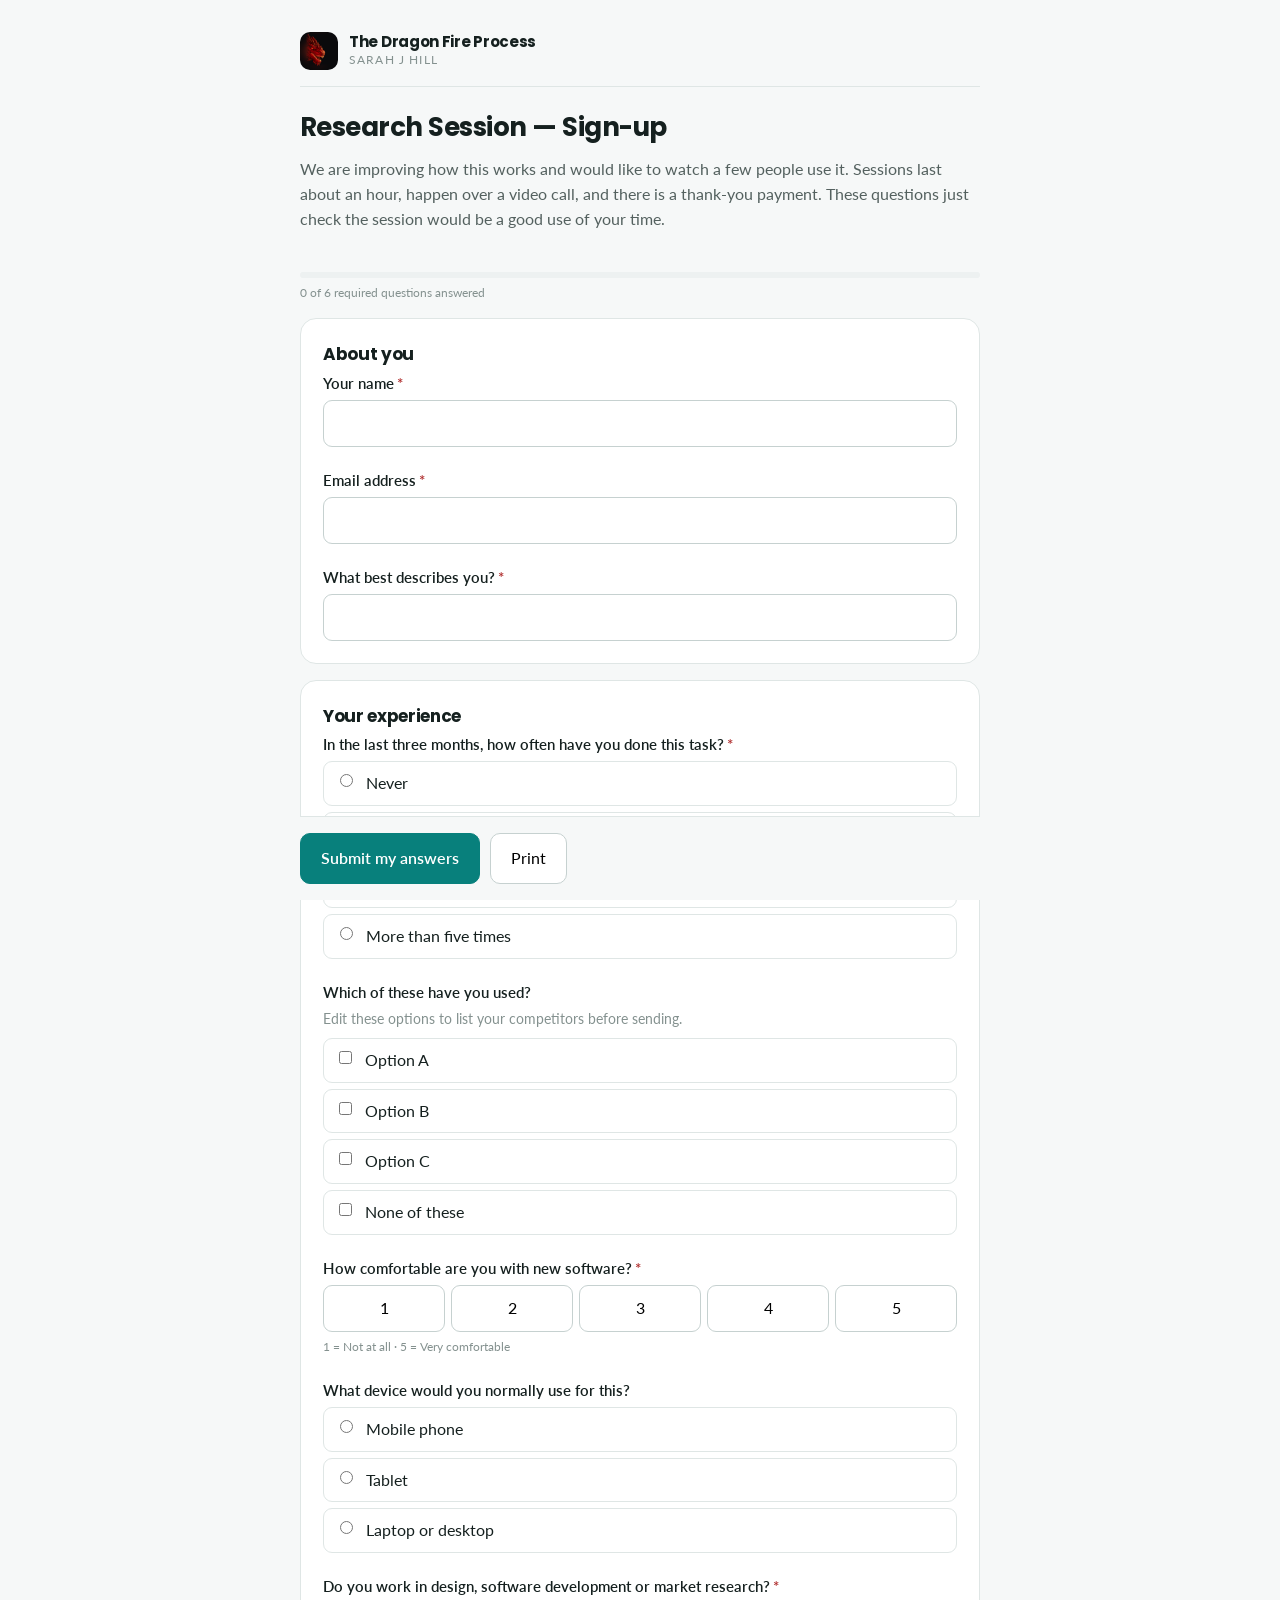
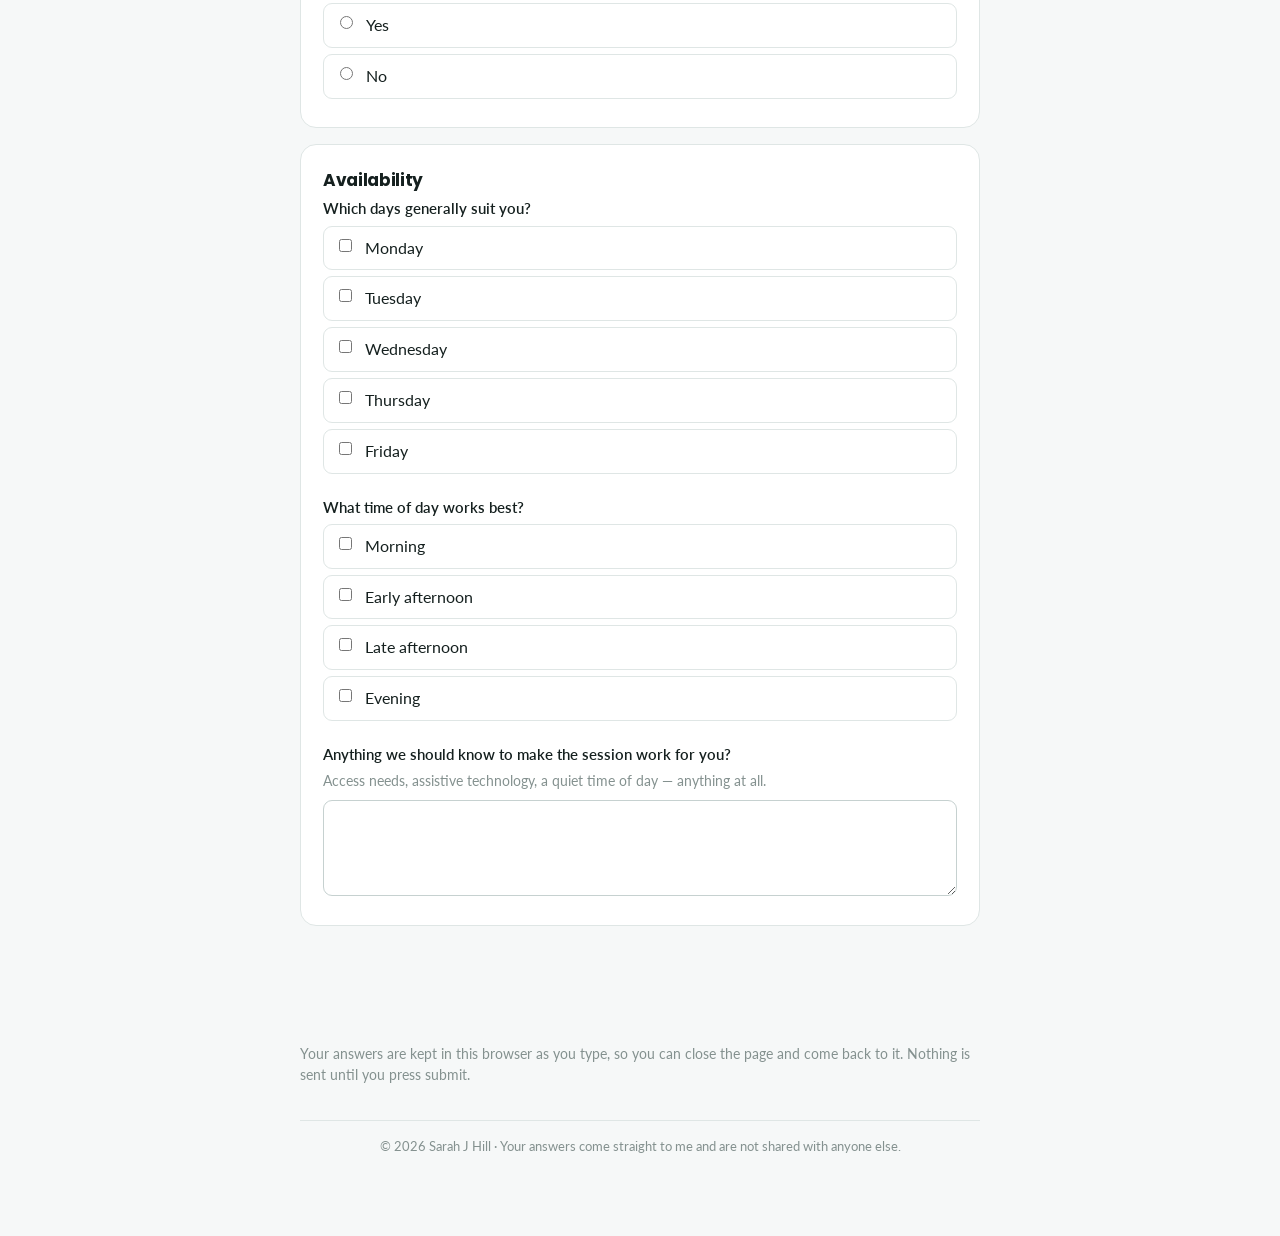
<file: forms/screener.html>
<!DOCTYPE html>
<html lang="en">
<head>
<meta charset="utf-8">
<meta name="viewport" content="width=device-width, initial-scale=1">
<title>Research Session — Sign-up — Sarah J Hill</title>
<link rel="icon" href="data:image/svg+xml;utf8,%3Csvg%20xmlns%3D%22http%3A%2F%2Fwww.w3.org%2F2000%2Fsvg%22%20viewBox%3D%220%200%20512%20512%22%20role%3D%22img%22%20aria-label%3D%22Sarah%20J%20Hill%22%3E%20%3Ctitle%3ESarah%20J%20Hill%3C%2Ftitle%3E%20%3Crect%20width%3D%22512%22%20height%3D%22512%22%20rx%3D%22112%22%20fill%3D%22%231a1a20%22%2F%3E%20%3Crect%20x%3D%2226%22%20y%3D%2226%22%20width%3D%22460%22%20height%3D%22460%22%20rx%3D%2292%22%20fill%3D%22none%22%20stroke%3D%22%2307beb8%22%20stroke-width%3D%2220%22%2F%3E%20%3Cpath%20d%3D%22M70%20286%20L446%20258%20L450%20330%20L74%20356%20Z%22%20fill%3D%22%23ff1791%22%2F%3E%20%3Cpath%20fill%3D%22%23ffffff%22%20d%3D%22M144.257%20273.98900000000003H168.919Q169.273%20278.355%20171.515%20280.361Q173.757%20282.367%20177.297%20282.367Q180.483%20282.367%20182.548%20280.774Q184.613%20279.18100000000004%20184.613%20276.34900000000005Q184.613%20272.69100000000003%20181.191%20270.68500000000006Q177.769%20268.67900000000003%20170.09900000000002%20266.201Q161.957%20263.487%20156.942%20260.95000000000005Q151.92700000000002%20258.413%20148.21%20253.51600000000002Q144.493%20248.61900000000003%20144.493%20240.71300000000002Q144.493%20232.68900000000002%20148.505%20226.966Q152.517%20221.24300000000002%20159.597%20218.293Q166.67700000000002%20215.34300000000002%20175.645%20215.34300000000002Q190.159%20215.34300000000002%20198.832%20222.12800000000001Q207.505%20228.913%20208.095%20241.18500000000003H182.961Q182.84300000000002%20237.40900000000002%20180.66000000000003%20235.52100000000002Q178.477%20233.63300000000004%20175.055%20233.63300000000004Q172.459%20233.63300000000004%20170.80700000000002%20235.16700000000003Q169.155%20236.70100000000002%20169.155%20239.53300000000002Q169.155%20241.89300000000003%20170.984%20243.60400000000004Q172.81300000000002%20245.31500000000003%20175.52700000000002%20246.55400000000003Q178.241%20247.793%20183.55100000000002%20249.681Q191.457%20252.395%20196.59%20255.05Q201.723%20257.70500000000004%20205.44%20262.48400000000004Q209.157%20267.26300000000003%20209.157%20274.579Q209.157%20282.01300000000003%20205.44%20287.913Q201.723%20293.81300000000005%20194.702%20297.235Q187.681%20300.65700000000004%20178.123%20300.65700000000004Q163.609%20300.65700000000004%20154.287%20293.754Q144.965%20286.851%20144.257%20273.98900000000003Z%20M276.001%20216.64100000000002V271.747Q276.001%20285.78900000000004%20268.39%20293.22300000000007Q260.779%20300.65700000000004%20247.445%20300.65700000000004Q233.285%20300.65700000000004%20224.848%20292.75100000000003Q216.411%20284.845%20216.411%20269.97700000000003H239.303Q239.421%20279.771%20246.501%20279.771Q252.873%20279.771%20252.873%20271.747V216.64100000000002Z%20M365.265%20216.64100000000002V299.831H342.137V266.437H313.935V299.831H290.807V216.64100000000002H313.935V247.91100000000003H342.137V216.64100000000002Z%22%2F%3E%20%3C%2Fsvg%3E">
<link rel="preconnect" href="https://fonts.googleapis.com">
<link rel="preconnect" href="https://fonts.gstatic.com" crossorigin>
<link href="https://fonts.googleapis.com/css2?family=Lato:wght@400;700&family=Poppins:wght@600;700&display=swap" rel="stylesheet">
<style>:root{--bg:#F6F8F8;--surface:#fff;--sunken:#EDF1F1;--text:#15201F;--text-2:#54615F;--text-3:#84918F;--border:#DFE6E5;--strong:#C6D1D0;--accent:#08807C;--accent-bright:#07beb8;--brand-2:#6917d0;--accent-soft:#E4F5F4;--danger:#B02F2F;--ok:#1E7A5A}*{box-sizing:border-box}body{margin:0;background:var(--bg);color:var(--text);line-height:1.55;font-family:'Lato',-apple-system,BlinkMacSystemFont,'Segoe UI',Roboto,Helvetica,Arial,sans-serif;font-size:16px}h1,h2,.brandname{font-family:'Poppins',Georgia,serif;letter-spacing:-.02em}.wrap{max-width:720px;margin:0 auto;padding:32px 20px 80px}header.top{margin-bottom:28px}.brand{display:flex;align-items:center;gap:11px;margin-bottom:20px;padding-bottom:16px;border-bottom:1px solid var(--border)}.brand img{width:38px;height:38px;border-radius:10px;display:block;flex:0 0 auto}.brandname{font-size:15px;font-weight:700;line-height:1.15;color:var(--text)}.brandsub{font-size:11.5px;letter-spacing:.1em;text-transform:uppercase;color:var(--text-3)}h1{font-size:26px;font-weight:700;margin:0 0 10px}.intro{color:var(--text-2);margin:0}footer.foot{margin-top:34px;padding-top:16px;border-top:1px solid var(--border);font-size:12.5px;color:var(--text-3);text-align:center}.progress{position:sticky;top:0;background:var(--bg);padding:12px 0;z-index:5;margin-bottom:4px}.pbar{height:6px;background:var(--sunken);border-radius:99px;overflow:hidden}.pbar>span{display:block;height:100%;width:0;transition:width .25s;background:linear-gradient(90deg,var(--brand-2),var(--accent-bright))}.pcount{font-size:12px;color:var(--text-3);margin-top:6px}section.sec{background:var(--surface);border:1px solid var(--border);border-radius:16px;padding:22px;margin-bottom:16px}section.sec h2{font-size:17px;margin:0 0 4px}.secnote{font-size:13.5px;color:var(--text-2);margin:0 0 16px;padding:10px 12px;background:var(--sunken);border-radius:8px}.f{margin-bottom:22px}.f:last-child{margin-bottom:0}label.q{display:block;font-weight:600;margin-bottom:5px;font-size:15px}.req{color:var(--danger);margin-left:3px}.help{font-size:13.5px;color:var(--text-3);margin:0 0 8px}input[type=text],input[type=email],input[type=tel],input[type=date],input[type=number],textarea,select{width:100%;padding:10px 12px;border:1px solid var(--strong);border-radius:9px;font:inherit;background:var(--surface);color:var(--text)}textarea{min-height:96px;resize:vertical}input:focus,textarea:focus,select:focus{outline:2px solid var(--accent);outline-offset:-1px}.opt{display:flex;gap:10px;align-items:flex-start;padding:9px 11px;border:1px solid var(--border);border-radius:9px;margin-bottom:6px;cursor:pointer;background:var(--surface)}.opt:hover{border-color:var(--strong);background:var(--sunken)}.opt input{margin-top:3px;flex:0 0 auto;width:auto}.opt.on{border-color:var(--accent);background:var(--accent-soft)}.scale{display:flex;gap:6px;align-items:center;flex-wrap:wrap}.scale button{flex:1;min-width:44px;padding:10px 0;border:1px solid var(--strong);background:var(--surface);border-radius:9px;cursor:pointer;font:inherit}.scale button.on{background:var(--accent);color:#fff;border-color:var(--accent)}.scale .lab{font-size:12px;color:var(--text-3);flex:0 0 100%}.statement{background:var(--sunken);border-left:3px solid var(--accent);padding:12px 14px;border-radius:0 8px 8px 0;font-size:14.5px;color:var(--text-2)}.err{color:var(--danger);font-size:13px;margin-top:5px;display:none}.f.bad input,.f.bad textarea,.f.bad select{border-color:var(--danger)}.f.bad .err{display:block}.actions{position:sticky;bottom:0;background:var(--bg);padding:16px 0;border-top:1px solid var(--border);display:flex;gap:10px;flex-wrap:wrap;align-items:center}button.btn{padding:12px 20px;border-radius:10px;border:1px solid var(--strong);background:var(--surface);font:inherit;cursor:pointer}button.btn:hover{background:var(--sunken)}button.primary{background:var(--accent);border-color:var(--accent);color:#fff;font-weight:600}button.primary:hover{filter:brightness(1.07);background:var(--accent)}.saved{font-size:13px;color:var(--text-3);margin-left:auto}.done{background:#E6F3ED;border:1px solid var(--ok);border-radius:14px;padding:22px;margin-bottom:16px}.done{padding:32px}.done h2{margin:0 0 12px;color:var(--ok);font-size:23px}.done p{margin:0 0 12px;color:var(--text-2)}.done p:last-child{margin-bottom:0}.done .hint{font-size:13.5px;color:var(--text-3)}.done ol{margin:10px 0 0;padding-left:20px}.done li{margin-bottom:6px}@media print{.actions,.progress{display:none}}</style>
</head>
<body>
<div class="wrap">
<header class="top"><div class="brand"><img src="../icon.svg" alt=""><div><div class="brandname">The Dragon Fire Process</div><div class="brandsub">Sarah J Hill</div></div></div><h1>Research Session — Sign-up</h1><p class="intro">We are improving how this works and would like to watch a few people use it. Sessions last about an hour, happen over a video call, and there is a thank-you payment. These questions just check the session would be a good use of your time.</p></header>
<div class="progress"><div class="pbar"><span id="pbar"></span></div><div class="pcount" id="pcount"></div></div>
<div class="done" id="sent" style="display:none"><h2>Thank you — your answers have been sent</h2><p>Everything has been delivered safely. I read these properly rather than skimming them, so give me a little time.</p><p>I will be in touch within two working days with my thoughts and the next steps. If anything urgent comes up before then, just reply to the email this form came from.</p></div>
<section class="sec"><h2>About you</h2><div class="f" id="wrap-name"><label class="q" for="in-name">Your name<span class="req" aria-hidden="true">*</span></label><input type="text" id="in-name" data-fid="name" data-ftype="text"><div class="err">This one is needed before you can finish.</div></div><div class="f" id="wrap-email"><label class="q" for="in-email">Email address<span class="req" aria-hidden="true">*</span></label><input type="email" id="in-email" data-fid="email" data-ftype="email"><div class="err">This one is needed before you can finish.</div></div><div class="f" id="wrap-role"><label class="q" for="in-role">What best describes you?<span class="req" aria-hidden="true">*</span></label><input type="text" id="in-role" data-fid="role" data-ftype="text"><div class="err">This one is needed before you can finish.</div></div></section><section class="sec"><h2>Your experience</h2><div class="f" id="wrap-frequency"><label class="q" for="in-frequency">In the last three months, how often have you done this task?<span class="req" aria-hidden="true">*</span></label><label class="opt" data-fid="frequency" data-ftype="radio" data-val="Never"><input type="radio" name="frequency" id="in-frequency"><span>Never</span></label><label class="opt" data-fid="frequency" data-ftype="radio" data-val="Once"><input type="radio" name="frequency"><span>Once</span></label><label class="opt" data-fid="frequency" data-ftype="radio" data-val="Two to five times"><input type="radio" name="frequency"><span>Two to five times</span></label><label class="opt" data-fid="frequency" data-ftype="radio" data-val="More than five times"><input type="radio" name="frequency"><span>More than five times</span></label><div class="err">This one is needed before you can finish.</div></div><div class="f" id="wrap-tools"><label class="q" for="in-tools">Which of these have you used?</label><p class="help">Edit these options to list your competitors before sending.</p><label class="opt" data-fid="tools" data-ftype="checkbox" data-val="Option A"><input type="checkbox" name="tools"><span>Option A</span></label><label class="opt" data-fid="tools" data-ftype="checkbox" data-val="Option B"><input type="checkbox" name="tools"><span>Option B</span></label><label class="opt" data-fid="tools" data-ftype="checkbox" data-val="Option C"><input type="checkbox" name="tools"><span>Option C</span></label><label class="opt" data-fid="tools" data-ftype="checkbox" data-val="None of these"><input type="checkbox" name="tools"><span>None of these</span></label><div class="err">This one is needed before you can finish.</div></div><div class="f" id="wrap-confidence"><label class="q" for="in-confidence">How comfortable are you with new software?<span class="req" aria-hidden="true">*</span></label><div class="scale" data-fid="confidence" data-ftype="scale"><button type="button" data-v="1">1</button><button type="button" data-v="2">2</button><button type="button" data-v="3">3</button><button type="button" data-v="4">4</button><button type="button" data-v="5">5</button><span class="lab">1 = Not at all · 5 = Very comfortable</span></div><div class="err">This one is needed before you can finish.</div></div><div class="f" id="wrap-device"><label class="q" for="in-device">What device would you normally use for this?</label><label class="opt" data-fid="device" data-ftype="radio" data-val="Mobile phone"><input type="radio" name="device" id="in-device"><span>Mobile phone</span></label><label class="opt" data-fid="device" data-ftype="radio" data-val="Tablet"><input type="radio" name="device"><span>Tablet</span></label><label class="opt" data-fid="device" data-ftype="radio" data-val="Laptop or desktop"><input type="radio" name="device"><span>Laptop or desktop</span></label><div class="err">This one is needed before you can finish.</div></div><div class="f" id="wrap-industry"><label class="q" for="in-industry">Do you work in design, software development or market research?<span class="req" aria-hidden="true">*</span></label><label class="opt" data-fid="industry" data-ftype="radio" data-val="Yes"><input type="radio" name="industry" id="in-industry"><span>Yes</span></label><label class="opt" data-fid="industry" data-ftype="radio" data-val="No"><input type="radio" name="industry"><span>No</span></label><div class="err">This one is needed before you can finish.</div></div></section><section class="sec"><h2>Availability</h2><div class="f" id="wrap-availability"><label class="q" for="in-availability">Which days generally suit you?</label><label class="opt" data-fid="availability" data-ftype="checkbox" data-val="Monday"><input type="checkbox" name="availability"><span>Monday</span></label><label class="opt" data-fid="availability" data-ftype="checkbox" data-val="Tuesday"><input type="checkbox" name="availability"><span>Tuesday</span></label><label class="opt" data-fid="availability" data-ftype="checkbox" data-val="Wednesday"><input type="checkbox" name="availability"><span>Wednesday</span></label><label class="opt" data-fid="availability" data-ftype="checkbox" data-val="Thursday"><input type="checkbox" name="availability"><span>Thursday</span></label><label class="opt" data-fid="availability" data-ftype="checkbox" data-val="Friday"><input type="checkbox" name="availability"><span>Friday</span></label><div class="err">This one is needed before you can finish.</div></div><div class="f" id="wrap-times"><label class="q" for="in-times">What time of day works best?</label><label class="opt" data-fid="times" data-ftype="checkbox" data-val="Morning"><input type="checkbox" name="times"><span>Morning</span></label><label class="opt" data-fid="times" data-ftype="checkbox" data-val="Early afternoon"><input type="checkbox" name="times"><span>Early afternoon</span></label><label class="opt" data-fid="times" data-ftype="checkbox" data-val="Late afternoon"><input type="checkbox" name="times"><span>Late afternoon</span></label><label class="opt" data-fid="times" data-ftype="checkbox" data-val="Evening"><input type="checkbox" name="times"><span>Evening</span></label><div class="err">This one is needed before you can finish.</div></div><div class="f" id="wrap-notes"><label class="q" for="in-notes">Anything we should know to make the session work for you?</label><p class="help">Access needs, assistive technology, a quiet time of day — anything at all.</p><textarea id="in-notes" data-fid="notes" data-ftype="textarea"></textarea><div class="err">This one is needed before you can finish.</div></div></section>
<div class="err" id="warn" style="display:none;margin-bottom:10px"></div>
<div class="actions"><button class="btn primary" id="btnSubmit" type="button">Submit my answers</button><button class="btn" id="btnPrint" type="button">Print</button><span class="saved" id="savedNote"></span></div>
<p class="help" style="margin-top:18px">Your answers are kept in this browser as you type, so you can close the page and come back to it. Nothing is sent until you press submit.</p>
<footer class="foot">&copy; 2026 Sarah J Hill &middot; Your answers come straight to me and are not shared with anyone else.</footer>
</div>
<script>window.__FORM__ = {"task":"p2-1","title":"Research Session — Sign-up","intro":"We are improving how this works and would like to watch a few people use it. Sessions last about an hour, happen over a video call, and there is a thank-you payment. These questions just check the session would be a good use of your time.","sections":[{"name":"About you","fields":[{"id":"name","label":"Your name","type":"text","required":true},{"id":"email","label":"Email address","type":"email","required":true},{"id":"role","label":"What best describes you?","type":"text","required":true}]},{"name":"Your experience","fields":[{"id":"frequency","label":"In the last three months, how often have you done this task?","type":"radio","required":true,"options":["Never","Once","Two to five times","More than five times"]},{"id":"tools","label":"Which of these have you used?","type":"checkbox","options":["Option A","Option B","Option C","None of these"],"help":"Edit these options to list your competitors before sending."},{"id":"confidence","label":"How comfortable are you with new software?","type":"scale","required":true,"scaleLabels":["Not at all","Very comfortable"]},{"id":"device","label":"What device would you normally use for this?","type":"radio","options":["Mobile phone","Tablet","Laptop or desktop"]},{"id":"industry","label":"Do you work in design, software development or market research?","type":"radio","required":true,"options":["Yes","No"]}]},{"name":"Availability","fields":[{"id":"availability","label":"Which days generally suit you?","type":"checkbox","options":["Monday","Tuesday","Wednesday","Thursday","Friday"]},{"id":"times","label":"What time of day works best?","type":"checkbox","options":["Morning","Early afternoon","Late afternoon","Evening"]},{"id":"notes","label":"Anything we should know to make the session work for you?","type":"textarea","help":"Access needs, assistive technology, a quiet time of day — anything at all."}]}],"formId":"doc-screener","endpoint":"https://formspree.io/f/xeajqrao","appUrl":"https://sarahjhill.com/project-os/","studioName":"The Dragon Fire Process"};
(function formRuntime() {
    var F = window.__FORM__;
    var answers = {};
    var KEY = 'projectos-form-' + F.formId;

    try {
      var saved = localStorage.getItem(KEY);
      if (saved) answers = JSON.parse(saved);
    } catch (e) { }

    function persist() {
      try { localStorage.setItem(KEY, JSON.stringify(answers)); } catch (e) { }
      var s = document.getElementById('savedNote');
      if (s) {
        s.textContent = 'Saved on this device';
        clearTimeout(window.__st);
        window.__st = setTimeout(function () { s.textContent = ''; }, 2200);
      }
      updateProgress();
    }

    function totalRequired() {
      var n = 0;
      F.sections.forEach(function (s) {
        s.fields.forEach(function (f) { if (f.required) n++; });
      });
      return n;
    }
    function doneRequired() {
      var n = 0;
      F.sections.forEach(function (s) {
        s.fields.forEach(function (f) {
          if (!f.required) return;
          var v = answers[f.id];
          if (v && (typeof v !== 'object' || v.length)) n++;
        });
      });
      return n;
    }
    function updateProgress() {
      var t = totalRequired(), d = doneRequired();
      var bar = document.getElementById('pbar');
      var cnt = document.getElementById('pcount');
      if (bar) bar.style.width = (t ? (d / t * 100) : 0) + '%';
      if (cnt) cnt.textContent = d + ' of ' + t + ' required questions answered';
    }

    /* wire every field */
    document.querySelectorAll('[data-fid]').forEach(function (el) {
      var id = el.dataset.fid, type = el.dataset.ftype;

      if (type === 'checkbox') {
        var box = el.querySelector('input');
        var val = el.dataset.val;
        if ((answers[id] || []).indexOf(val) > -1) { box.checked = true; el.classList.add('on'); }
        box.addEventListener('change', function () {
          answers[id] = answers[id] || [];
          var i = answers[id].indexOf(val);
          if (box.checked) { if (i < 0) answers[id].push(val); el.classList.add('on'); }
          else { if (i > -1) answers[id].splice(i, 1); el.classList.remove('on'); }
          persist();
        });
      } else if (type === 'radio') {
        var r = el.querySelector('input');
        if (answers[id] === el.dataset.val) { r.checked = true; el.classList.add('on'); }
        r.addEventListener('change', function () {
          answers[id] = el.dataset.val;
          document.querySelectorAll('[data-fid="' + id + '"]').forEach(function (o) { o.classList.remove('on'); });
          el.classList.add('on');
          persist();
        });
      } else if (type === 'scale') {
        var btns = el.querySelectorAll('button');
        btns.forEach(function (b) {
          if (String(answers[id]) === b.dataset.v) b.classList.add('on');
          b.addEventListener('click', function () {
            answers[id] = b.dataset.v;
            btns.forEach(function (x) { x.classList.remove('on'); });
            b.classList.add('on');
            persist();
          });
        });
      } else {
        if (answers[id] != null) el.value = answers[id];
        el.addEventListener('input', function () { answers[id] = el.value; persist(); });
        el.addEventListener('change', function () { answers[id] = el.value; persist(); });
      }
    });

    updateProgress();

    function validate() {
      var firstBad = null;
      F.sections.forEach(function (s) {
        s.fields.forEach(function (f) {
          var wrap = document.getElementById('wrap-' + f.id);
          if (!wrap) return;
          var v = answers[f.id];
          var empty = !v || (typeof v === 'object' && !v.length) || (typeof v === 'string' && !v.trim());
          if (f.required && empty) {
            wrap.classList.add('bad');
            if (!firstBad) firstBad = wrap;
          } else {
            wrap.classList.remove('bad');
          }
        });
      });
      return firstBad;
    }

    function collect() {
      var out = [];
      F.sections.forEach(function (s) {
        s.fields.forEach(function (f) {
          if (f.type === 'statement') return;
          var v = answers[f.id];
          if (Array.isArray(v)) v = v.join(', ');
          out.push({ section: s.name, id: f.id, label: f.label, value: v == null ? '' : String(v) });
        });
      });
      return {
        projectOsForm: true,
        formId: F.formId,
        formTitle: F.title,
        completed: new Date().toISOString(),
        answers: out
      };
    }

    function asText(payload) {
      var lines = [payload.formTitle, 'Completed ' + new Date(payload.completed).toLocaleString(), ''];
      var cur = '';
      payload.answers.forEach(function (a) {
        if (a.section !== cur) { cur = a.section; lines.push('', '— ' + cur.toUpperCase() + ' —', ''); }
        lines.push(a.label);
        lines.push('  ' + (a.value || '(not answered)'));
        lines.push('');
      });
      return lines.join('\n');
    }

    function respondentName(payload) {
      var n = '';
      payload.answers.forEach(function (a) { if (!n && a.id === 'name' && a.value) n = a.value; });
      return n;
    }

    function downloadFile(payload) {
      var slug = (respondentName(payload) || 'answers').toLowerCase()
        .replace(/[^a-z0-9]+/g, '-').replace(/^-|-$/g, '');
      var blob = new Blob([JSON.stringify(payload, null, 2)], { type: 'application/json' });
      var a = document.createElement('a');
      a.href = URL.createObjectURL(blob);
      a.download = F.formId.replace(/^doc-/, '') + '-' + slug + '.json';
      document.body.appendChild(a); a.click(); a.remove();
    }

    /* Build the flat object Formspree turns into a readable email. */
    function formspreeBody(payload) {
      var out = {};
      out._subject = (F.studioName || 'The Dragon Fire Process') + ' — ' + F.title +
        (respondentName(payload) ? ' from ' + respondentName(payload) : '');
      payload.answers.forEach(function (a) {
        var key = a.section + ' — ' + a.label;
        if (key.length > 90) key = key.slice(0, 87) + '…';
        out[key] = a.value || '(not answered)';
      });
      payload.answers.forEach(function (a) {
        if (a.id === 'email' && a.value) out.email = a.value;   // enables reply-to
      });

      var json = JSON.stringify(payload);
      if (F.appUrl) {
        var packed = '';
        try { packed = btoa(unescape(encodeURIComponent(json))); } catch (e) { packed = ''; }
        var base = F.appUrl.charAt(F.appUrl.length - 1) === '/' ? F.appUrl : F.appUrl + '/';
        var url = base + '#answers=' + encodeURIComponent(packed);
        if (packed && url.length < 7000) {
          out['➤ FILE THESE ANSWERS (click)'] = url;
        }
      }
      out['PROJECT OS DATA — copy everything between the markers'] =
        '<<<PROJECTOS ' + json + ' PROJECTOS>>>';
      return out;
    }

    function showThanks() {
      document.querySelectorAll('section.sec, .progress, .actions').forEach(function (el) {
        el.style.display = 'none';
      });
      document.getElementById('sent').style.display = 'block';
      window.scrollTo({ top: 0, behavior: 'smooth' });
    }

    var submitting = false;

    document.getElementById('btnSubmit').addEventListener('click', function () {
      if (submitting) return;
      var bad = validate();
      var w = document.getElementById('warn');
      if (bad) {
        bad.scrollIntoView({ behavior: 'smooth', block: 'center' });
        w.style.display = 'block';
        w.textContent = 'Some required questions still need an answer — they are marked in red.';
        return;
      }
      w.style.display = 'none';

      var payload = collect();
      var btn = document.getElementById('btnSubmit');

      // No endpoint configured: fall back to a downloaded file.
      if (!F.endpoint) {
        downloadFile(payload);
        showThanks();
        return;
      }

      submitting = true;
      btn.disabled = true;
      btn.textContent = 'Sending…';

      fetch(F.endpoint, {
        method: 'POST',
        headers: { 'Content-Type': 'application/json', 'Accept': 'application/json' },
        body: JSON.stringify(formspreeBody(payload))
      }).then(function (r) {
        if (!r.ok) throw new Error('Server responded ' + r.status);
        try { localStorage.removeItem(KEY); } catch (e) { }
        showThanks();
      }).catch(function (err) {
        submitting = false;
        btn.disabled = false;
        btn.textContent = 'Submit my answers';
        w.style.display = 'block';
        w.innerHTML = '<strong>That did not send.</strong> ' +
          'Your answers are safe on this page — nothing has been lost. ' +
          'Please check your connection and press submit again. ' +
          'If it keeps failing, press the button below and email me the file instead.' +
          '<div style="margin-top:10px"><button class="btn" type="button" id="btnRescue">' +
          'Download my answers instead</button></div>';
        var rescue = document.getElementById('btnRescue');
        if (rescue) rescue.addEventListener('click', function () { downloadFile(payload); });
        console.error('Submission failed:', err);
      });
    });

    document.getElementById('btnPrint').addEventListener('click', function () { window.print(); });
  })();</script>
</body>
</html>
</file>
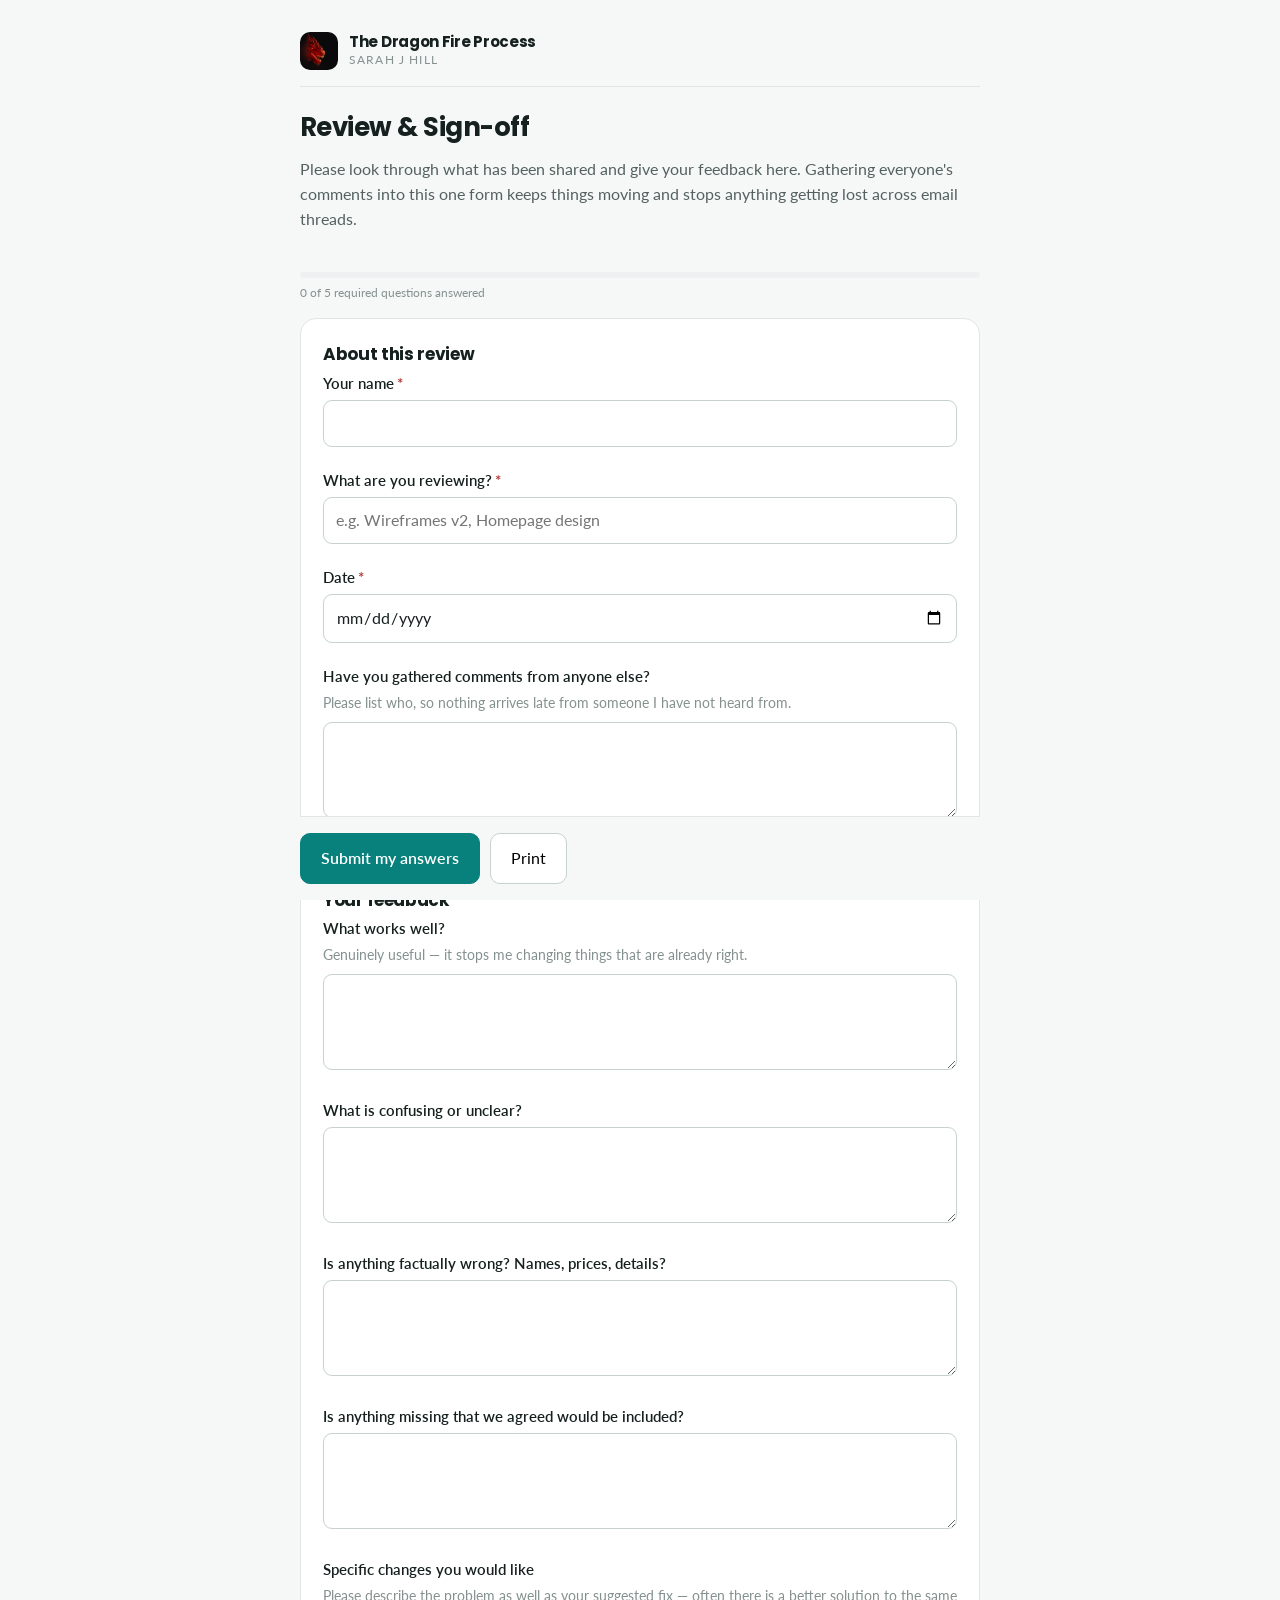
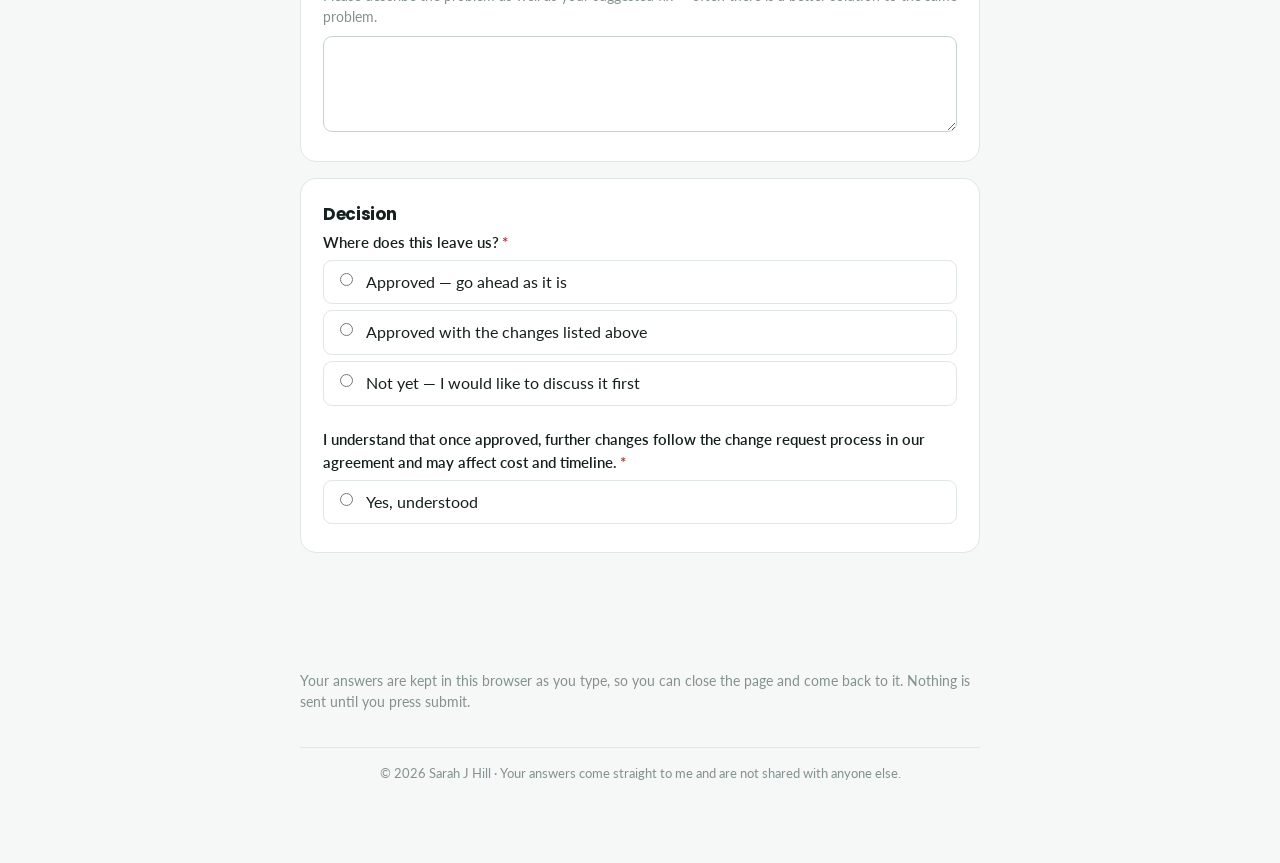
<file: forms/signoff.html>
<!DOCTYPE html>
<html lang="en">
<head>
<meta charset="utf-8">
<meta name="viewport" content="width=device-width, initial-scale=1">
<title>Review &amp; Sign-off — Sarah J Hill</title>
<link rel="icon" href="data:image/svg+xml;utf8,%3Csvg%20xmlns%3D%22http%3A%2F%2Fwww.w3.org%2F2000%2Fsvg%22%20viewBox%3D%220%200%20512%20512%22%20role%3D%22img%22%20aria-label%3D%22Sarah%20J%20Hill%22%3E%20%3Ctitle%3ESarah%20J%20Hill%3C%2Ftitle%3E%20%3Crect%20width%3D%22512%22%20height%3D%22512%22%20rx%3D%22112%22%20fill%3D%22%231a1a20%22%2F%3E%20%3Crect%20x%3D%2226%22%20y%3D%2226%22%20width%3D%22460%22%20height%3D%22460%22%20rx%3D%2292%22%20fill%3D%22none%22%20stroke%3D%22%2307beb8%22%20stroke-width%3D%2220%22%2F%3E%20%3Cpath%20d%3D%22M70%20286%20L446%20258%20L450%20330%20L74%20356%20Z%22%20fill%3D%22%23ff1791%22%2F%3E%20%3Cpath%20fill%3D%22%23ffffff%22%20d%3D%22M144.257%20273.98900000000003H168.919Q169.273%20278.355%20171.515%20280.361Q173.757%20282.367%20177.297%20282.367Q180.483%20282.367%20182.548%20280.774Q184.613%20279.18100000000004%20184.613%20276.34900000000005Q184.613%20272.69100000000003%20181.191%20270.68500000000006Q177.769%20268.67900000000003%20170.09900000000002%20266.201Q161.957%20263.487%20156.942%20260.95000000000005Q151.92700000000002%20258.413%20148.21%20253.51600000000002Q144.493%20248.61900000000003%20144.493%20240.71300000000002Q144.493%20232.68900000000002%20148.505%20226.966Q152.517%20221.24300000000002%20159.597%20218.293Q166.67700000000002%20215.34300000000002%20175.645%20215.34300000000002Q190.159%20215.34300000000002%20198.832%20222.12800000000001Q207.505%20228.913%20208.095%20241.18500000000003H182.961Q182.84300000000002%20237.40900000000002%20180.66000000000003%20235.52100000000002Q178.477%20233.63300000000004%20175.055%20233.63300000000004Q172.459%20233.63300000000004%20170.80700000000002%20235.16700000000003Q169.155%20236.70100000000002%20169.155%20239.53300000000002Q169.155%20241.89300000000003%20170.984%20243.60400000000004Q172.81300000000002%20245.31500000000003%20175.52700000000002%20246.55400000000003Q178.241%20247.793%20183.55100000000002%20249.681Q191.457%20252.395%20196.59%20255.05Q201.723%20257.70500000000004%20205.44%20262.48400000000004Q209.157%20267.26300000000003%20209.157%20274.579Q209.157%20282.01300000000003%20205.44%20287.913Q201.723%20293.81300000000005%20194.702%20297.235Q187.681%20300.65700000000004%20178.123%20300.65700000000004Q163.609%20300.65700000000004%20154.287%20293.754Q144.965%20286.851%20144.257%20273.98900000000003Z%20M276.001%20216.64100000000002V271.747Q276.001%20285.78900000000004%20268.39%20293.22300000000007Q260.779%20300.65700000000004%20247.445%20300.65700000000004Q233.285%20300.65700000000004%20224.848%20292.75100000000003Q216.411%20284.845%20216.411%20269.97700000000003H239.303Q239.421%20279.771%20246.501%20279.771Q252.873%20279.771%20252.873%20271.747V216.64100000000002Z%20M365.265%20216.64100000000002V299.831H342.137V266.437H313.935V299.831H290.807V216.64100000000002H313.935V247.91100000000003H342.137V216.64100000000002Z%22%2F%3E%20%3C%2Fsvg%3E">
<link rel="preconnect" href="https://fonts.googleapis.com">
<link rel="preconnect" href="https://fonts.gstatic.com" crossorigin>
<link href="https://fonts.googleapis.com/css2?family=Lato:wght@400;700&family=Poppins:wght@600;700&display=swap" rel="stylesheet">
<style>:root{--bg:#F6F8F8;--surface:#fff;--sunken:#EDF1F1;--text:#15201F;--text-2:#54615F;--text-3:#84918F;--border:#DFE6E5;--strong:#C6D1D0;--accent:#08807C;--accent-bright:#07beb8;--brand-2:#6917d0;--accent-soft:#E4F5F4;--danger:#B02F2F;--ok:#1E7A5A}*{box-sizing:border-box}body{margin:0;background:var(--bg);color:var(--text);line-height:1.55;font-family:'Lato',-apple-system,BlinkMacSystemFont,'Segoe UI',Roboto,Helvetica,Arial,sans-serif;font-size:16px}h1,h2,.brandname{font-family:'Poppins',Georgia,serif;letter-spacing:-.02em}.wrap{max-width:720px;margin:0 auto;padding:32px 20px 80px}header.top{margin-bottom:28px}.brand{display:flex;align-items:center;gap:11px;margin-bottom:20px;padding-bottom:16px;border-bottom:1px solid var(--border)}.brand img{width:38px;height:38px;border-radius:10px;display:block;flex:0 0 auto}.brandname{font-size:15px;font-weight:700;line-height:1.15;color:var(--text)}.brandsub{font-size:11.5px;letter-spacing:.1em;text-transform:uppercase;color:var(--text-3)}h1{font-size:26px;font-weight:700;margin:0 0 10px}.intro{color:var(--text-2);margin:0}footer.foot{margin-top:34px;padding-top:16px;border-top:1px solid var(--border);font-size:12.5px;color:var(--text-3);text-align:center}.progress{position:sticky;top:0;background:var(--bg);padding:12px 0;z-index:5;margin-bottom:4px}.pbar{height:6px;background:var(--sunken);border-radius:99px;overflow:hidden}.pbar>span{display:block;height:100%;width:0;transition:width .25s;background:linear-gradient(90deg,var(--brand-2),var(--accent-bright))}.pcount{font-size:12px;color:var(--text-3);margin-top:6px}section.sec{background:var(--surface);border:1px solid var(--border);border-radius:16px;padding:22px;margin-bottom:16px}section.sec h2{font-size:17px;margin:0 0 4px}.secnote{font-size:13.5px;color:var(--text-2);margin:0 0 16px;padding:10px 12px;background:var(--sunken);border-radius:8px}.f{margin-bottom:22px}.f:last-child{margin-bottom:0}label.q{display:block;font-weight:600;margin-bottom:5px;font-size:15px}.req{color:var(--danger);margin-left:3px}.help{font-size:13.5px;color:var(--text-3);margin:0 0 8px}input[type=text],input[type=email],input[type=tel],input[type=date],input[type=number],textarea,select{width:100%;padding:10px 12px;border:1px solid var(--strong);border-radius:9px;font:inherit;background:var(--surface);color:var(--text)}textarea{min-height:96px;resize:vertical}input:focus,textarea:focus,select:focus{outline:2px solid var(--accent);outline-offset:-1px}.opt{display:flex;gap:10px;align-items:flex-start;padding:9px 11px;border:1px solid var(--border);border-radius:9px;margin-bottom:6px;cursor:pointer;background:var(--surface)}.opt:hover{border-color:var(--strong);background:var(--sunken)}.opt input{margin-top:3px;flex:0 0 auto;width:auto}.opt.on{border-color:var(--accent);background:var(--accent-soft)}.scale{display:flex;gap:6px;align-items:center;flex-wrap:wrap}.scale button{flex:1;min-width:44px;padding:10px 0;border:1px solid var(--strong);background:var(--surface);border-radius:9px;cursor:pointer;font:inherit}.scale button.on{background:var(--accent);color:#fff;border-color:var(--accent)}.scale .lab{font-size:12px;color:var(--text-3);flex:0 0 100%}.statement{background:var(--sunken);border-left:3px solid var(--accent);padding:12px 14px;border-radius:0 8px 8px 0;font-size:14.5px;color:var(--text-2)}.err{color:var(--danger);font-size:13px;margin-top:5px;display:none}.f.bad input,.f.bad textarea,.f.bad select{border-color:var(--danger)}.f.bad .err{display:block}.actions{position:sticky;bottom:0;background:var(--bg);padding:16px 0;border-top:1px solid var(--border);display:flex;gap:10px;flex-wrap:wrap;align-items:center}button.btn{padding:12px 20px;border-radius:10px;border:1px solid var(--strong);background:var(--surface);font:inherit;cursor:pointer}button.btn:hover{background:var(--sunken)}button.primary{background:var(--accent);border-color:var(--accent);color:#fff;font-weight:600}button.primary:hover{filter:brightness(1.07);background:var(--accent)}.saved{font-size:13px;color:var(--text-3);margin-left:auto}.done{background:#E6F3ED;border:1px solid var(--ok);border-radius:14px;padding:22px;margin-bottom:16px}.done{padding:32px}.done h2{margin:0 0 12px;color:var(--ok);font-size:23px}.done p{margin:0 0 12px;color:var(--text-2)}.done p:last-child{margin-bottom:0}.done .hint{font-size:13.5px;color:var(--text-3)}.done ol{margin:10px 0 0;padding-left:20px}.done li{margin-bottom:6px}@media print{.actions,.progress{display:none}}</style>
</head>
<body>
<div class="wrap">
<header class="top"><div class="brand"><img src="../icon.svg" alt=""><div><div class="brandname">The Dragon Fire Process</div><div class="brandsub">Sarah J Hill</div></div></div><h1>Review &amp; Sign-off</h1><p class="intro">Please look through what has been shared and give your feedback here. Gathering everyone&#39;s comments into this one form keeps things moving and stops anything getting lost across email threads.</p></header>
<div class="progress"><div class="pbar"><span id="pbar"></span></div><div class="pcount" id="pcount"></div></div>
<div class="done" id="sent" style="display:none"><h2>Thank you — your answers have been sent</h2><p>Everything has been delivered safely. I read these properly rather than skimming them, so give me a little time.</p><p>I will be in touch within two working days with my thoughts and the next steps. If anything urgent comes up before then, just reply to the email this form came from.</p></div>
<section class="sec"><h2>About this review</h2><div class="f" id="wrap-name"><label class="q" for="in-name">Your name<span class="req" aria-hidden="true">*</span></label><input type="text" id="in-name" data-fid="name" data-ftype="text"><div class="err">This one is needed before you can finish.</div></div><div class="f" id="wrap-deliverable"><label class="q" for="in-deliverable">What are you reviewing?<span class="req" aria-hidden="true">*</span></label><input type="text" id="in-deliverable" data-fid="deliverable" data-ftype="text" placeholder="e.g. Wireframes v2, Homepage design"><div class="err">This one is needed before you can finish.</div></div><div class="f" id="wrap-date"><label class="q" for="in-date">Date<span class="req" aria-hidden="true">*</span></label><input type="date" id="in-date" data-fid="date" data-ftype="date"><div class="err">This one is needed before you can finish.</div></div><div class="f" id="wrap-onbehalf"><label class="q" for="in-onbehalf">Have you gathered comments from anyone else?</label><p class="help">Please list who, so nothing arrives late from someone I have not heard from.</p><textarea id="in-onbehalf" data-fid="onbehalf" data-ftype="textarea"></textarea><div class="err">This one is needed before you can finish.</div></div></section><section class="sec"><h2>Your feedback</h2><div class="f" id="wrap-works"><label class="q" for="in-works">What works well?</label><p class="help">Genuinely useful — it stops me changing things that are already right.</p><textarea id="in-works" data-fid="works" data-ftype="textarea"></textarea><div class="err">This one is needed before you can finish.</div></div><div class="f" id="wrap-unclear"><label class="q" for="in-unclear">What is confusing or unclear?</label><textarea id="in-unclear" data-fid="unclear" data-ftype="textarea"></textarea><div class="err">This one is needed before you can finish.</div></div><div class="f" id="wrap-wrong"><label class="q" for="in-wrong">Is anything factually wrong? Names, prices, details?</label><textarea id="in-wrong" data-fid="wrong" data-ftype="textarea"></textarea><div class="err">This one is needed before you can finish.</div></div><div class="f" id="wrap-missing"><label class="q" for="in-missing">Is anything missing that we agreed would be included?</label><textarea id="in-missing" data-fid="missing" data-ftype="textarea"></textarea><div class="err">This one is needed before you can finish.</div></div><div class="f" id="wrap-changes"><label class="q" for="in-changes">Specific changes you would like</label><p class="help">Please describe the problem as well as your suggested fix — often there is a better solution to the same problem.</p><textarea id="in-changes" data-fid="changes" data-ftype="textarea"></textarea><div class="err">This one is needed before you can finish.</div></div></section><section class="sec"><h2>Decision</h2><div class="f" id="wrap-decision"><label class="q" for="in-decision">Where does this leave us?<span class="req" aria-hidden="true">*</span></label><label class="opt" data-fid="decision" data-ftype="radio" data-val="Approved — go ahead as it is"><input type="radio" name="decision" id="in-decision"><span>Approved — go ahead as it is</span></label><label class="opt" data-fid="decision" data-ftype="radio" data-val="Approved with the changes listed above"><input type="radio" name="decision"><span>Approved with the changes listed above</span></label><label class="opt" data-fid="decision" data-ftype="radio" data-val="Not yet — I would like to discuss it first"><input type="radio" name="decision"><span>Not yet — I would like to discuss it first</span></label><div class="err">This one is needed before you can finish.</div></div><div class="f" id="wrap-understood"><label class="q" for="in-understood">I understand that once approved, further changes follow the change request process in our agreement and may affect cost and timeline.<span class="req" aria-hidden="true">*</span></label><label class="opt" data-fid="understood" data-ftype="radio" data-val="Yes, understood"><input type="radio" name="understood" id="in-understood"><span>Yes, understood</span></label><div class="err">This one is needed before you can finish.</div></div></section>
<div class="err" id="warn" style="display:none;margin-bottom:10px"></div>
<div class="actions"><button class="btn primary" id="btnSubmit" type="button">Submit my answers</button><button class="btn" id="btnPrint" type="button">Print</button><span class="saved" id="savedNote"></span></div>
<p class="help" style="margin-top:18px">Your answers are kept in this browser as you type, so you can close the page and come back to it. Nothing is sent until you press submit.</p>
<footer class="foot">&copy; 2026 Sarah J Hill &middot; Your answers come straight to me and are not shared with anyone else.</footer>
</div>
<script>window.__FORM__ = {"task":"p4-6","title":"Review & Sign-off","intro":"Please look through what has been shared and give your feedback here. Gathering everyone's comments into this one form keeps things moving and stops anything getting lost across email threads.","sections":[{"name":"About this review","fields":[{"id":"name","label":"Your name","type":"text","required":true},{"id":"deliverable","label":"What are you reviewing?","type":"text","required":true,"placeholder":"e.g. Wireframes v2, Homepage design"},{"id":"date","label":"Date","type":"date","required":true},{"id":"onbehalf","label":"Have you gathered comments from anyone else?","type":"textarea","help":"Please list who, so nothing arrives late from someone I have not heard from."}]},{"name":"Your feedback","fields":[{"id":"works","label":"What works well?","type":"textarea","help":"Genuinely useful — it stops me changing things that are already right."},{"id":"unclear","label":"What is confusing or unclear?","type":"textarea"},{"id":"wrong","label":"Is anything factually wrong? Names, prices, details?","type":"textarea"},{"id":"missing","label":"Is anything missing that we agreed would be included?","type":"textarea"},{"id":"changes","label":"Specific changes you would like","type":"textarea","help":"Please describe the problem as well as your suggested fix — often there is a better solution to the same problem."}]},{"name":"Decision","fields":[{"id":"decision","label":"Where does this leave us?","type":"radio","required":true,"options":["Approved — go ahead as it is","Approved with the changes listed above","Not yet — I would like to discuss it first"]},{"id":"understood","label":"I understand that once approved, further changes follow the change request process in our agreement and may affect cost and timeline.","type":"radio","required":true,"options":["Yes, understood"]}]}],"formId":"doc-signoff","endpoint":"https://formspree.io/f/xeajqrao","appUrl":"https://sarahjhill.com/project-os/","studioName":"The Dragon Fire Process"};
(function formRuntime() {
    var F = window.__FORM__;
    var answers = {};
    var KEY = 'projectos-form-' + F.formId;

    try {
      var saved = localStorage.getItem(KEY);
      if (saved) answers = JSON.parse(saved);
    } catch (e) { }

    function persist() {
      try { localStorage.setItem(KEY, JSON.stringify(answers)); } catch (e) { }
      var s = document.getElementById('savedNote');
      if (s) {
        s.textContent = 'Saved on this device';
        clearTimeout(window.__st);
        window.__st = setTimeout(function () { s.textContent = ''; }, 2200);
      }
      updateProgress();
    }

    function totalRequired() {
      var n = 0;
      F.sections.forEach(function (s) {
        s.fields.forEach(function (f) { if (f.required) n++; });
      });
      return n;
    }
    function doneRequired() {
      var n = 0;
      F.sections.forEach(function (s) {
        s.fields.forEach(function (f) {
          if (!f.required) return;
          var v = answers[f.id];
          if (v && (typeof v !== 'object' || v.length)) n++;
        });
      });
      return n;
    }
    function updateProgress() {
      var t = totalRequired(), d = doneRequired();
      var bar = document.getElementById('pbar');
      var cnt = document.getElementById('pcount');
      if (bar) bar.style.width = (t ? (d / t * 100) : 0) + '%';
      if (cnt) cnt.textContent = d + ' of ' + t + ' required questions answered';
    }

    /* wire every field */
    document.querySelectorAll('[data-fid]').forEach(function (el) {
      var id = el.dataset.fid, type = el.dataset.ftype;

      if (type === 'checkbox') {
        var box = el.querySelector('input');
        var val = el.dataset.val;
        if ((answers[id] || []).indexOf(val) > -1) { box.checked = true; el.classList.add('on'); }
        box.addEventListener('change', function () {
          answers[id] = answers[id] || [];
          var i = answers[id].indexOf(val);
          if (box.checked) { if (i < 0) answers[id].push(val); el.classList.add('on'); }
          else { if (i > -1) answers[id].splice(i, 1); el.classList.remove('on'); }
          persist();
        });
      } else if (type === 'radio') {
        var r = el.querySelector('input');
        if (answers[id] === el.dataset.val) { r.checked = true; el.classList.add('on'); }
        r.addEventListener('change', function () {
          answers[id] = el.dataset.val;
          document.querySelectorAll('[data-fid="' + id + '"]').forEach(function (o) { o.classList.remove('on'); });
          el.classList.add('on');
          persist();
        });
      } else if (type === 'scale') {
        var btns = el.querySelectorAll('button');
        btns.forEach(function (b) {
          if (String(answers[id]) === b.dataset.v) b.classList.add('on');
          b.addEventListener('click', function () {
            answers[id] = b.dataset.v;
            btns.forEach(function (x) { x.classList.remove('on'); });
            b.classList.add('on');
            persist();
          });
        });
      } else {
        if (answers[id] != null) el.value = answers[id];
        el.addEventListener('input', function () { answers[id] = el.value; persist(); });
        el.addEventListener('change', function () { answers[id] = el.value; persist(); });
      }
    });

    updateProgress();

    function validate() {
      var firstBad = null;
      F.sections.forEach(function (s) {
        s.fields.forEach(function (f) {
          var wrap = document.getElementById('wrap-' + f.id);
          if (!wrap) return;
          var v = answers[f.id];
          var empty = !v || (typeof v === 'object' && !v.length) || (typeof v === 'string' && !v.trim());
          if (f.required && empty) {
            wrap.classList.add('bad');
            if (!firstBad) firstBad = wrap;
          } else {
            wrap.classList.remove('bad');
          }
        });
      });
      return firstBad;
    }

    function collect() {
      var out = [];
      F.sections.forEach(function (s) {
        s.fields.forEach(function (f) {
          if (f.type === 'statement') return;
          var v = answers[f.id];
          if (Array.isArray(v)) v = v.join(', ');
          out.push({ section: s.name, id: f.id, label: f.label, value: v == null ? '' : String(v) });
        });
      });
      return {
        projectOsForm: true,
        formId: F.formId,
        formTitle: F.title,
        completed: new Date().toISOString(),
        answers: out
      };
    }

    function asText(payload) {
      var lines = [payload.formTitle, 'Completed ' + new Date(payload.completed).toLocaleString(), ''];
      var cur = '';
      payload.answers.forEach(function (a) {
        if (a.section !== cur) { cur = a.section; lines.push('', '— ' + cur.toUpperCase() + ' —', ''); }
        lines.push(a.label);
        lines.push('  ' + (a.value || '(not answered)'));
        lines.push('');
      });
      return lines.join('\n');
    }

    function respondentName(payload) {
      var n = '';
      payload.answers.forEach(function (a) { if (!n && a.id === 'name' && a.value) n = a.value; });
      return n;
    }

    function downloadFile(payload) {
      var slug = (respondentName(payload) || 'answers').toLowerCase()
        .replace(/[^a-z0-9]+/g, '-').replace(/^-|-$/g, '');
      var blob = new Blob([JSON.stringify(payload, null, 2)], { type: 'application/json' });
      var a = document.createElement('a');
      a.href = URL.createObjectURL(blob);
      a.download = F.formId.replace(/^doc-/, '') + '-' + slug + '.json';
      document.body.appendChild(a); a.click(); a.remove();
    }

    /* Build the flat object Formspree turns into a readable email. */
    function formspreeBody(payload) {
      var out = {};
      out._subject = (F.studioName || 'The Dragon Fire Process') + ' — ' + F.title +
        (respondentName(payload) ? ' from ' + respondentName(payload) : '');
      payload.answers.forEach(function (a) {
        var key = a.section + ' — ' + a.label;
        if (key.length > 90) key = key.slice(0, 87) + '…';
        out[key] = a.value || '(not answered)';
      });
      payload.answers.forEach(function (a) {
        if (a.id === 'email' && a.value) out.email = a.value;   // enables reply-to
      });

      var json = JSON.stringify(payload);
      if (F.appUrl) {
        var packed = '';
        try { packed = btoa(unescape(encodeURIComponent(json))); } catch (e) { packed = ''; }
        var base = F.appUrl.charAt(F.appUrl.length - 1) === '/' ? F.appUrl : F.appUrl + '/';
        var url = base + '#answers=' + encodeURIComponent(packed);
        if (packed && url.length < 7000) {
          out['➤ FILE THESE ANSWERS (click)'] = url;
        }
      }
      out['PROJECT OS DATA — copy everything between the markers'] =
        '<<<PROJECTOS ' + json + ' PROJECTOS>>>';
      return out;
    }

    function showThanks() {
      document.querySelectorAll('section.sec, .progress, .actions').forEach(function (el) {
        el.style.display = 'none';
      });
      document.getElementById('sent').style.display = 'block';
      window.scrollTo({ top: 0, behavior: 'smooth' });
    }

    var submitting = false;

    document.getElementById('btnSubmit').addEventListener('click', function () {
      if (submitting) return;
      var bad = validate();
      var w = document.getElementById('warn');
      if (bad) {
        bad.scrollIntoView({ behavior: 'smooth', block: 'center' });
        w.style.display = 'block';
        w.textContent = 'Some required questions still need an answer — they are marked in red.';
        return;
      }
      w.style.display = 'none';

      var payload = collect();
      var btn = document.getElementById('btnSubmit');

      // No endpoint configured: fall back to a downloaded file.
      if (!F.endpoint) {
        downloadFile(payload);
        showThanks();
        return;
      }

      submitting = true;
      btn.disabled = true;
      btn.textContent = 'Sending…';

      fetch(F.endpoint, {
        method: 'POST',
        headers: { 'Content-Type': 'application/json', 'Accept': 'application/json' },
        body: JSON.stringify(formspreeBody(payload))
      }).then(function (r) {
        if (!r.ok) throw new Error('Server responded ' + r.status);
        try { localStorage.removeItem(KEY); } catch (e) { }
        showThanks();
      }).catch(function (err) {
        submitting = false;
        btn.disabled = false;
        btn.textContent = 'Submit my answers';
        w.style.display = 'block';
        w.innerHTML = '<strong>That did not send.</strong> ' +
          'Your answers are safe on this page — nothing has been lost. ' +
          'Please check your connection and press submit again. ' +
          'If it keeps failing, press the button below and email me the file instead.' +
          '<div style="margin-top:10px"><button class="btn" type="button" id="btnRescue">' +
          'Download my answers instead</button></div>';
        var rescue = document.getElementById('btnRescue');
        if (rescue) rescue.addEventListener('click', function () { downloadFile(payload); });
        console.error('Submission failed:', err);
      });
    });

    document.getElementById('btnPrint').addEventListener('click', function () { window.print(); });
  })();</script>
</body>
</html>
</file>
<file: css/landing.css>
/* =====================================================================
   THE SJH PROCESS — public landing page

   Same brand as Make It Pop (SJ purple → teal, Poppins over Lato) but a
   quieter register: no motion, no hero imagery, more air, tighter columns.
   It should read as the studio's working front door, not a second sales
   site.

   Deliberately standalone from css/styles.css — nothing here can reach the
   app, and nothing in the app can reach here.
   ===================================================================== */

:root{
  --lp-bg:#F6F8F8;
  --lp-surface:#FFFFFF;
  --lp-ink:#15201F;
  --lp-ink-2:#54615F;
  --lp-ink-3:#84918F;
  --lp-line:#DFE6E5;

  --lp-accent:#08807C;        /* 4.78:1 on white — safe for text */
  --lp-accent-bright:#07beb8; /* brand teal — fills only */
  --lp-purple:#6917d0;
  --lp-deep:#0E2A28;

  --lp-radius:12px;
  --lp-radius-lg:18px;
  --lp-sans:'Lato',-apple-system,BlinkMacSystemFont,"Segoe UI",Roboto,Helvetica,Arial,sans-serif;
  --lp-display:'Poppins',var(--lp-sans);
}

*{box-sizing:border-box}
html{scroll-behavior:smooth}
@media (prefers-reduced-motion:reduce){html{scroll-behavior:auto}}

body{
  margin:0;
  background:var(--lp-bg);
  color:var(--lp-ink);
  font-family:var(--lp-sans);
  font-size:17px;
  line-height:1.65;
  -webkit-font-smoothing:antialiased;
}

.skip{
  position:absolute;left:-9999px;top:0;z-index:100;
  padding:12px 18px;background:var(--lp-ink);color:#fff;
}
.skip:focus{left:0}

.lp-wrap{width:100%;max-width:1000px;margin:0 auto;padding:0 24px}

a{color:var(--lp-accent)}

/* ============================== Top bar ============================== */
.lp-top{
  display:flex;align-items:center;justify-content:space-between;gap:16px;
  padding:16px 24px;
  background:var(--lp-surface);
  border-bottom:1px solid var(--lp-line);
  position:sticky;top:0;z-index:50;
  flex-wrap:wrap;
}
.lp-brand{display:flex;align-items:center;gap:11px;text-decoration:none;color:inherit}
.lp-mark{width:34px;height:34px;border-radius:9px;display:block}
.lp-brand-text{display:flex;flex-direction:column;line-height:1.15}
.lp-brand-name{font-family:var(--lp-display);font-weight:700;font-size:15.5px;letter-spacing:-.02em}
.lp-brand-sub{font-size:11.5px;color:var(--lp-ink-3);letter-spacing:.1em;text-transform:uppercase}

.lp-nav{display:flex;align-items:center;gap:18px}
.lp-nav a{font-size:14.5px;font-weight:700;text-decoration:none}
.lp-nav a:hover{text-decoration:underline}
.lp-nav-btn{
  padding:8px 16px;border-radius:999px;
  background:var(--lp-accent);color:#fff !important;
  text-decoration:none !important;
}
.lp-nav-btn:hover{filter:brightness(1.1)}

/* ================================ Hero ============================== */
.lp-hero{
  padding:84px 0 72px;
  background:
    radial-gradient(760px 400px at 12% -10%, #F0E8FC, transparent 62%),
    radial-gradient(660px 380px at 96% 0%, #E4F5F4, transparent 60%),
    var(--lp-bg);
  border-bottom:1px solid var(--lp-line);
}
.lp-eyebrow{
  margin:0 0 18px;
  font-size:12.5px;font-weight:700;letter-spacing:.13em;text-transform:uppercase;
  color:var(--lp-accent);
}
.lp-h1{
  font-family:var(--lp-display);
  font-size:clamp(34px,6vw,58px);
  font-weight:800;
  line-height:1.08;
  letter-spacing:-.035em;
  margin:0 0 22px;
  max-width:16ch;
}
.lp-h1 em{
  font-style:normal;
  background:linear-gradient(100deg,var(--lp-purple),var(--lp-accent-bright));
  -webkit-background-clip:text;background-clip:text;
  -webkit-text-fill-color:transparent;color:var(--lp-purple);
}
.lp-lede{
  margin:0 0 30px;max-width:56ch;
  font-size:clamp(17px,2vw,19.5px);line-height:1.6;color:var(--lp-ink-2);
}

.lp-cta-row{display:flex;flex-wrap:wrap;gap:12px;margin-bottom:18px}

.lp-btn{
  display:inline-block;padding:13px 24px;
  border:1.5px solid var(--lp-accent);border-radius:999px;
  background:transparent;color:var(--lp-accent);
  font-family:var(--lp-display);font-size:15px;font-weight:600;
  text-decoration:none;cursor:pointer;
  transition:background .2s ease,color .2s ease,filter .2s ease;
}
.lp-btn:hover{background:var(--lp-accent);color:#fff}
.lp-btn:focus-visible{outline:3px solid #B9E7E5;outline-offset:2px}
.lp-btn-primary{background:var(--lp-accent);color:#fff}
.lp-btn-primary:hover{filter:brightness(1.1);background:var(--lp-accent);color:#fff}
.lp-btn-invert{background:#fff;border-color:#fff;color:var(--lp-deep)}
.lp-btn-invert:hover{background:#fff;color:var(--lp-deep);filter:brightness(.94)}

.lp-reassure{margin:0;font-size:14.5px;color:var(--lp-ink-3)}
.lp-reassure-light{color:rgba(255,255,255,.72)}

/* ============================= Sections ============================= */
.lp-section{padding:72px 0}
.lp-section-alt{background:var(--lp-surface);border-block:1px solid var(--lp-line)}

.lp-h2{
  font-family:var(--lp-display);
  font-size:clamp(25px,3.4vw,34px);
  font-weight:700;letter-spacing:-.025em;line-height:1.2;
  margin:0 0 12px;
}
.lp-sub{margin:0 0 40px;max-width:58ch;font-size:17px;color:var(--lp-ink-2)}
.lp-sub-light{color:rgba(255,255,255,.78)}

/* ============================= Benefits ============================= */
.lp-benefits{
  list-style:none;margin:0;padding:0;
  display:grid;gap:30px 40px;
  grid-template-columns:repeat(auto-fit,minmax(270px,1fr));
}
.lp-benefits li{margin:0}
.lp-b-num{
  display:inline-block;margin-bottom:10px;
  font-family:var(--lp-display);font-size:12.5px;font-weight:700;
  letter-spacing:.1em;color:var(--lp-accent-bright);
}
.lp-benefits h3{
  font-family:var(--lp-display);
  font-size:18px;font-weight:600;letter-spacing:-.015em;
  margin:0 0 8px;
}
.lp-benefits p{margin:0;font-size:15.5px;line-height:1.65;color:var(--lp-ink-2)}

/* ============================== Stages ============================== */
.lp-stages{
  list-style:none;margin:0 0 26px;padding:0;
  display:grid;gap:10px;
  grid-template-columns:repeat(auto-fit,minmax(150px,1fr));
  counter-reset:none;
}
.lp-stages li{
  display:flex;align-items:center;gap:11px;
  padding:13px 15px;
  background:var(--lp-bg);
  border:1px solid var(--lp-line);
  border-radius:var(--lp-radius);
}
.lp-s-num{
  font-family:var(--lp-display);font-size:12px;font-weight:700;
  letter-spacing:.05em;color:var(--lp-accent-bright);
  min-width:20px;
}
.lp-s-name{font-size:15px;font-weight:700;letter-spacing:-.01em}
.lp-stages-note{margin:0;max-width:58ch;font-size:15.5px;color:var(--lp-ink-2)}

/* =============================== Doors ============================== */
.lp-doors{
  display:grid;gap:20px;
  grid-template-columns:repeat(auto-fit,minmax(280px,1fr));
}
.lp-door{
  padding:28px 26px;
  background:var(--lp-surface);
  border:1px solid var(--lp-line);
  border-radius:var(--lp-radius-lg);
  display:flex;flex-direction:column;
}
.lp-door h3{
  font-family:var(--lp-display);font-size:19px;font-weight:700;
  letter-spacing:-.02em;margin:0 0 10px;
}
.lp-door>p{margin:0 0 20px;font-size:15.5px;color:var(--lp-ink-2)}
.lp-door .lp-btn{align-self:flex-start}
.lp-door-note{
  margin:16px 0 0;font-size:13.5px;line-height:1.55;color:var(--lp-ink-3);
}

/* =============================== Final ============================== */
.lp-final{
  padding:78px 0;
  background:linear-gradient(135deg,var(--lp-purple),var(--lp-deep) 65%);
  color:#fff;text-align:center;
}
.lp-final .lp-h2{margin-bottom:12px}
.lp-final .lp-sub{margin-left:auto;margin-right:auto;margin-bottom:28px}
.lp-final .lp-reassure{margin-top:16px}

/* =============================== Footer ============================= */
.lp-foot{
  padding:34px 0;
  background:var(--lp-surface);
  border-top:1px solid var(--lp-line);
}
.lp-foot-inner{
  display:flex;flex-wrap:wrap;align-items:center;justify-content:space-between;
  gap:12px 26px;
}
.lp-foot p{margin:0;font-size:14px;color:var(--lp-ink-3)}
.lp-foot-brand{
  display:flex;align-items:center;gap:9px;
  font-family:var(--lp-display);font-weight:700;color:var(--lp-ink) !important;
}
.lp-foot-mark{width:26px;height:26px;border-radius:7px;display:block}
.lp-foot-links{display:flex;align-items:center;gap:9px;flex-wrap:wrap}
.lp-foot-links a{font-weight:700;text-decoration:none}
.lp-foot-links a:hover{text-decoration:underline}

/* ============================ Small screens ========================= */
@media (max-width:639px){
  body{font-size:16px}
  .lp-hero{padding:56px 0 48px}
  .lp-section{padding:52px 0}
  .lp-final{padding:56px 0}
  .lp-cta-row .lp-btn{width:100%;text-align:center}
  .lp-nav{gap:12px}
  .lp-foot-inner{flex-direction:column;align-items:flex-start}
}
</file>
<file: css/styles.css>
/* =====================================================================
   THE SJH PROCESS — design tokens

   Shares the Sarah J Hill palette with the Make It Pop site, but reads
   calmer on purpose: this is a working tool, not a shop window. Cooler
   neutrals, teal as the primary action colour, purple kept for brand
   moments only.

   Accent contrast is deliberate. The brand teal #07beb8 only reaches
   2.3:1 on white — fine for a logo tile, unreadable as link text. So the
   interactive accent is a darkened teal at 4.8:1, and the bright brand
   teal is kept for fills where contrast does not apply.
   ===================================================================== */
:root{
  --bg:#F6F8F8; --surface:#FFFFFF; --raised:#FFFFFF; --sunken:#EDF1F1;
  --text:#15201F; --text-2:#54615F; --text-3:#84918F;
  --border:#DFE6E5; --border-strong:#C6D1D0;

  --accent:#08807C;          /* 4.78:1 on white — safe for text and buttons */
  --accent-bright:#07beb8;   /* brand teal — fills, bars, logo only */
  --accent-soft:#E4F5F4; --accent-text:#FFFFFF;
  --brand-2:#6917d0;         /* brand purple — 7.97:1, used sparingly */
  --brand-2-soft:#F0E8FC;

  --ok:#1E7A5A; --ok-soft:#E3F3EC;
  --warn:#96700F; --warn-soft:#FAF1DA;
  --danger:#B02F2F; --danger-soft:#FBE8E8;
  --info:#2F5F94; --info-soft:#E7EFF8;
  --p1:#B02F2F; --p2:#96700F; --p3:#2F5F94; --p4:#84918F;

  --radius:10px; --radius-lg:16px;
  --shadow:0 1px 2px rgba(12,40,38,.05), 0 4px 14px rgba(12,40,38,.05);
  --shadow-lg:0 10px 40px rgba(12,40,38,.14);
  --mono:ui-monospace,SFMono-Regular,Menlo,Consolas,monospace;
  --sans:'Lato',-apple-system,BlinkMacSystemFont,"Segoe UI",Roboto,Helvetica,Arial,sans-serif;
  --display:'Poppins',var(--sans);
}
[data-theme="dark"]{
  --bg:#0E1817; --surface:#152220; --raised:#1B2A28; --sunken:#0A1211;
  --text:#E8EFEE; --text-2:#9FADAB; --text-3:#72817F;
  --border:#243532; --border-strong:#334643;

  --accent:#3FD6D1;          /* 9.55:1 on the dark surface */
  --accent-bright:#07beb8;
  --accent-soft:#0F2E2C; --accent-text:#0E1817;
  --brand-2:#B98BF5;
  --brand-2-soft:#1F1533;

  --ok:#4FB088; --ok-soft:#132620;
  --warn:#D9A93E; --warn-soft:#28210F;
  --danger:#E0655B; --danger-soft:#2A1615;
  --info:#6FA0D6; --info-soft:#131F2B;
  --p1:#E0655B; --p2:#D9A93E; --p3:#6FA0D6; --p4:#72817F;
  --shadow:0 1px 2px rgba(0,0,0,.4), 0 4px 14px rgba(0,0,0,.3);
  --shadow-lg:0 10px 40px rgba(0,0,0,.6);
}
*{box-sizing:border-box}
/* Must win against any class that sets display (e.g. .modal-wrap{display:grid}),
   otherwise hidden overlays stay on screen and swallow every click. */
[hidden]{display:none !important}
html,body{margin:0;padding:0}
body{
  font-family:var(--sans); background:var(--bg); color:var(--text);
  font-size:15px; line-height:1.5; -webkit-font-smoothing:antialiased;
}
.sr-only{position:absolute;width:1px;height:1px;overflow:hidden;clip:rect(0 0 0 0)}
button,input,select,textarea{font:inherit;color:inherit}
a{color:var(--accent)}

/* ===== Topbar ===== */
.topbar{
  display:flex;align-items:center;justify-content:space-between;gap:16px;
  padding:12px 20px;background:var(--surface);border-bottom:1px solid var(--border);
  position:sticky;top:0;z-index:40;flex-wrap:wrap;
}
.brand{display:flex;align-items:center;gap:12px}
.mark{
  width:36px;height:36px;border-radius:9px;overflow:hidden;
  display:grid;place-items:center;flex:0 0 auto;
}
.mark img,.mark svg{width:100%;height:100%;display:block}
.brand h1{
  font-family:var(--display);font-size:15.5px;font-weight:700;
  margin:0;letter-spacing:-.015em;
}
.tagline{margin:0;font-size:11.5px;color:var(--text-3);letter-spacing:.02em}
h2,h3,h4,.h-display{font-family:var(--display);letter-spacing:-.01em}
.topbar-right{display:flex;align-items:center;gap:8px}

/* ===== Controls ===== */
.btn{
  border:1px solid var(--border-strong);background:var(--surface);color:var(--text);
  padding:7px 13px;border-radius:8px;cursor:pointer;font-size:13.5px;
  transition:background .12s,border-color .12s;white-space:nowrap;
}
.btn:hover{background:var(--sunken)}
.btn:focus-visible{outline:2px solid var(--accent);outline-offset:2px}
.btn-primary{background:var(--accent);border-color:var(--accent);color:var(--accent-text);font-weight:600}
.btn-primary:hover{filter:brightness(1.07);background:var(--accent)}
.btn-ghost{border-color:transparent;background:transparent}
.btn-ghost:hover{background:var(--sunken)}
.btn.sm{padding:5px 10px;font-size:12.5px}
.btn.icon{padding:7px 10px}
.btn.danger,.menu button.danger{color:var(--danger)}
.select,.input{
  border:1px solid var(--border-strong);background:var(--surface);border-radius:8px;
  padding:7px 10px;font-size:13.5px;max-width:100%;
}
.select.sm{padding:5px 8px;font-size:12.5px}
.input:focus,.select:focus,textarea:focus{outline:2px solid var(--accent);outline-offset:-1px}
textarea{
  width:100%;border:1px solid var(--border-strong);background:var(--surface);
  border-radius:8px;padding:9px 11px;font-size:13.5px;resize:vertical;font-family:inherit;
}
.checkline{display:flex;align-items:center;gap:6px;font-size:12.5px;color:var(--text-2);cursor:pointer}

.menu-wrap{position:relative}
.menu{
  position:absolute;right:0;top:calc(100% + 6px);background:var(--raised);
  border:1px solid var(--border);border-radius:10px;box-shadow:var(--shadow-lg);
  min-width:210px;padding:5px;z-index:60;
}
.menu button{
  display:block;width:100%;text-align:left;background:none;border:0;
  padding:8px 11px;border-radius:7px;cursor:pointer;font-size:13.5px;
}
.menu button:hover{background:var(--sunken)}

/* ===== Tabs ===== */
.tabs{
  display:flex;gap:2px;padding:0 20px;background:var(--surface);
  border-bottom:1px solid var(--border);position:sticky;top:61px;z-index:35;overflow-x:auto;
}
.tab{
  background:none;border:0;border-bottom:2px solid transparent;padding:11px 14px;
  cursor:pointer;color:var(--text-2);font-size:13.5px;white-space:nowrap;
}
.tab:hover{color:var(--text)}
.tab.active{color:var(--text);border-bottom-color:var(--accent);font-weight:600}

/* ===== Toolbar ===== */
.toolbar{
  display:flex;gap:8px;align-items:center;padding:10px 20px;flex-wrap:wrap;
  border-bottom:1px solid var(--border);background:var(--bg);
}
.toolbar #search{flex:1;min-width:200px}

main{padding:22px 20px 90px;max-width:1400px;margin:0 auto}

/* ===== Generic ===== */
.card{background:var(--surface);border:1px solid var(--border);border-radius:var(--radius-lg);padding:18px}
.grid{display:grid;gap:14px}
.grid.k4{grid-template-columns:repeat(auto-fit,minmax(190px,1fr))}
.grid.k3{grid-template-columns:repeat(auto-fit,minmax(280px,1fr))}
.grid.k2{grid-template-columns:repeat(auto-fit,minmax(330px,1fr))}
h2.section{font-size:15px;margin:26px 0 12px;letter-spacing:-.01em}
h2.section:first-child{margin-top:0}
.muted{color:var(--text-2)}
.tiny{font-size:12px}
.stat{font-size:30px;font-weight:700;letter-spacing:-.02em;line-height:1.1}
.stat-label{font-size:11.5px;color:var(--text-3);text-transform:uppercase;letter-spacing:.06em;margin-top:5px}
.empty{padding:44px 20px;text-align:center;color:var(--text-3);font-size:14px}

.bar{height:7px;border-radius:99px;background:var(--sunken);overflow:hidden}
.bar>span{display:block;height:100%;background:var(--accent);border-radius:99px;transition:width .3s}
.bar.ok>span{background:var(--ok)}

.pill{
  display:inline-flex;align-items:center;gap:4px;padding:2px 8px;border-radius:99px;
  font-size:11px;font-weight:600;border:1px solid transparent;white-space:nowrap;
}
.pill.todo{background:var(--sunken);color:var(--text-2);border-color:var(--border)}
.pill.doing{background:var(--info-soft);color:var(--info);border-color:var(--info)}
.pill.blocked{background:var(--danger-soft);color:var(--danger);border-color:var(--danger)}
.pill.review{background:var(--warn-soft);color:var(--warn);border-color:var(--warn)}
.pill.done{background:var(--ok-soft);color:var(--ok);border-color:var(--ok)}
.pill.p1{background:var(--danger-soft);color:var(--p1)}
.pill.p2{background:var(--accent-soft);color:var(--p2)}
.pill.p3{background:var(--warn-soft);color:var(--p3)}
.pill.p4{background:var(--sunken);color:var(--p4)}
.pill.plain{background:var(--sunken);color:var(--text-2);font-weight:500}

/* ===== Phase accordion ===== */
.phase{background:var(--surface);border:1px solid var(--border);border-radius:var(--radius-lg);margin-bottom:12px;overflow:hidden}
.phase-head{display:flex;align-items:center;gap:14px;padding:15px 18px;cursor:pointer;user-select:none}
.phase-head:hover{background:var(--sunken)}
.phase-num{
  width:30px;height:30px;border-radius:8px;background:var(--sunken);color:var(--text-2);
  display:grid;place-items:center;font-weight:700;font-size:13px;flex:0 0 auto;
}
.phase.complete .phase-num{background:var(--ok);color:#fff}
.phase-title{flex:1;min-width:0}
.phase-title h3{margin:0;font-size:14.5px;letter-spacing:-.01em}
.phase-title p{margin:3px 0 0;font-size:12.5px;color:var(--text-2)}
.phase-meta{display:flex;align-items:center;gap:12px;flex:0 0 auto}
.phase-prog{width:110px}
.chev{color:var(--text-3);transition:transform .2s;font-size:12px}
.phase.open .chev{transform:rotate(90deg)}
.phase-body{display:none;border-top:1px solid var(--border);padding:14px 18px 18px}
.phase.open .phase-body{display:block}
.exit-crit{background:var(--sunken);border-radius:10px;padding:11px 14px;margin-bottom:14px;font-size:12.5px}
.exit-crit strong{font-size:11.5px;text-transform:uppercase;letter-spacing:.06em;color:var(--text-3)}
.exit-crit ul{margin:7px 0 0;padding-left:18px;color:var(--text-2)}

/* ===== Task row ===== */
.task{
  display:flex;gap:12px;align-items:flex-start;padding:11px 12px;border-radius:10px;
  border:1px solid var(--border);margin-bottom:7px;background:var(--surface);cursor:pointer;
  transition:border-color .12s,background .12s;
}
.task:hover{border-color:var(--border-strong);background:var(--sunken)}
.task.is-done .task-title{text-decoration:line-through;color:var(--text-3)}
.tick{
  width:19px;height:19px;border-radius:6px;border:1.5px solid var(--border-strong);
  background:var(--surface);flex:0 0 auto;margin-top:1px;cursor:pointer;display:grid;place-items:center;
  color:transparent;font-size:12px;line-height:1;
}
.tick:hover{border-color:var(--accent)}
.task.is-done .tick{background:var(--ok);border-color:var(--ok);color:#fff}
.task-main{flex:1;min-width:0}
.task-title{font-size:13.8px;font-weight:500;margin:0}
.task-sub{margin:4px 0 0;font-size:12px;color:var(--text-3);display:flex;gap:9px;flex-wrap:wrap;align-items:center}
.task-tags{display:flex;gap:5px;align-items:center;flex:0 0 auto;flex-wrap:wrap;justify-content:flex-end}
.attach-dot{font-size:11px;color:var(--accent);font-weight:600}

/* ===== Board ===== */
.board{display:grid;grid-template-columns:repeat(5,minmax(215px,1fr));gap:12px;overflow-x:auto}
.col{background:var(--sunken);border-radius:var(--radius-lg);padding:10px;min-height:180px}
.col-head{display:flex;justify-content:space-between;align-items:center;margin-bottom:9px;padding:0 3px}
.col-head h3{font-size:12px;margin:0;text-transform:uppercase;letter-spacing:.06em;color:var(--text-2)}
.col-count{font-size:11px;color:var(--text-3);background:var(--surface);padding:1px 7px;border-radius:99px}
.bcard{
  background:var(--surface);border:1px solid var(--border);border-radius:10px;padding:10px;
  margin-bottom:7px;cursor:grab;font-size:12.8px;
}
.bcard:hover{border-color:var(--border-strong)}
.bcard.dragging{opacity:.4}
.bcard h4{margin:0 0 6px;font-size:12.8px;font-weight:500;line-height:1.35}
.bcard .bmeta{display:flex;gap:5px;flex-wrap:wrap;align-items:center}
.col.dragover{outline:2px dashed var(--accent);outline-offset:-3px}

/* ===== Sprints ===== */
.sprint{background:var(--surface);border:1px solid var(--border);border-radius:var(--radius-lg);padding:16px;margin-bottom:14px}
.sprint-head{display:flex;justify-content:space-between;align-items:flex-start;gap:14px;flex-wrap:wrap}
.sprint h3{margin:0;font-size:14.5px}
.sprint .goal{margin:5px 0 0;font-size:13px;color:var(--text-2);font-style:italic}
.capacity{font-size:12px;color:var(--text-3);text-align:right}

/* ===== Drawer ===== */
.scrim{position:fixed;inset:0;background:rgba(0,0,0,.42);z-index:70;animation:fade .15s}
@keyframes fade{from{opacity:0}to{opacity:1}}
.drawer{
  position:fixed;top:0;right:0;bottom:0;width:min(720px,100%);background:var(--surface);
  border-left:1px solid var(--border);z-index:80;overflow-y:auto;box-shadow:var(--shadow-lg);
  animation:slide .22s cubic-bezier(.2,0,0,1);
}
@keyframes slide{from{transform:translateX(28px);opacity:.6}to{transform:none;opacity:1}}
.drawer-head{
  position:sticky;top:0;background:var(--surface);border-bottom:1px solid var(--border);
  padding:16px 22px;z-index:2;
}
.drawer-head .crumb{font-size:11.5px;color:var(--text-3);text-transform:uppercase;letter-spacing:.06em}
.drawer-head h2{margin:6px 0 0;font-size:19px;letter-spacing:-.015em;line-height:1.25;padding-right:38px}
.drawer-close{position:absolute;top:14px;right:16px;font-size:19px;line-height:1}
.drawer-body{padding:20px 22px 70px}
.dsec{margin-bottom:24px}
.dsec > h4{
  font-size:11.5px;text-transform:uppercase;letter-spacing:.07em;color:var(--text-3);
  margin:0 0 9px;font-weight:700;
}
.why{background:var(--accent-soft);border-left:3px solid var(--accent);padding:11px 14px;border-radius:0 8px 8px 0;font-size:13.3px}
ol.steps{margin:0;padding-left:20px}
ol.steps li{margin-bottom:9px;font-size:13.6px;line-height:1.55}
ul.plain{margin:0;padding-left:19px;font-size:13.4px}
ul.plain li{margin-bottom:5px}
.dod-item{display:flex;gap:9px;align-items:flex-start;font-size:13.4px;margin-bottom:7px;cursor:pointer}
.dod-item .tick{width:17px;height:17px;font-size:11px}
.fieldrow{display:grid;grid-template-columns:repeat(auto-fit,minmax(140px,1fr));gap:10px}
.field label{display:block;font-size:11.5px;color:var(--text-3);margin-bottom:4px;text-transform:uppercase;letter-spacing:.05em}
.field .select,.field .input{width:100%}
.chiprow{display:flex;gap:6px;flex-wrap:wrap}

/* attachments */
.dropzone{
  border:1.5px dashed var(--border-strong);border-radius:12px;padding:20px;text-align:center;
  color:var(--text-3);font-size:13px;cursor:pointer;transition:.15s;
}
.dropzone:hover,.dropzone.over{border-color:var(--accent);background:var(--accent-soft);color:var(--accent)}
.filerow{
  display:flex;align-items:center;gap:10px;padding:9px 11px;border:1px solid var(--border);
  border-radius:9px;margin-bottom:6px;font-size:13px;background:var(--surface);
}
.filerow .fname{flex:1;min-width:0;overflow:hidden;text-overflow:ellipsis;white-space:nowrap}
.filerow .fsize{color:var(--text-3);font-size:11.5px;flex:0 0 auto}
.fileicon{width:26px;height:26px;border-radius:6px;background:var(--sunken);display:grid;place-items:center;font-size:11px;font-weight:700;color:var(--text-2);flex:0 0 auto}

/* ===== Docs ===== */
.doclist{display:grid;grid-template-columns:repeat(auto-fill,minmax(250px,1fr));gap:11px}
.doccard{background:var(--surface);border:1px solid var(--border);border-radius:12px;padding:14px;cursor:pointer}
.doccard:hover{border-color:var(--accent)}
.doccard h4{margin:0 0 5px;font-size:13.6px}
.doccard .cat{font-size:10.5px;text-transform:uppercase;letter-spacing:.07em;color:var(--text-3)}

/* markdown render */
.md{font-size:13.8px;line-height:1.62}
.md h1{font-size:20px;margin:0 0 14px;letter-spacing:-.015em}
.md h2{font-size:15.5px;margin:24px 0 9px;padding-bottom:5px;border-bottom:1px solid var(--border)}
.md h3{font-size:14px;margin:18px 0 7px}
.md p{margin:0 0 11px}
.md ul,.md ol{margin:0 0 12px;padding-left:21px}
.md li{margin-bottom:5px}
.md table{width:100%;border-collapse:collapse;margin:0 0 14px;font-size:12.6px;display:block;overflow-x:auto}
.md th,.md td{border:1px solid var(--border);padding:6px 9px;text-align:left;vertical-align:top}
.md th{background:var(--sunken);font-weight:600}
.md code{background:var(--sunken);padding:1.5px 5px;border-radius:5px;font-family:var(--mono);font-size:12.2px}
.md pre{background:var(--sunken);padding:13px 15px;border-radius:10px;overflow-x:auto;margin:0 0 14px}
.md pre code{background:none;padding:0;font-size:12.2px;line-height:1.55}
.md blockquote{border-left:3px solid var(--accent);margin:0 0 13px;padding:2px 0 2px 14px;color:var(--text-2)}
.md hr{border:0;border-top:1px solid var(--border);margin:22px 0}
.md strong{font-weight:650}

/* ===== Sendable-form bar ===== */
.sendbar{
  display:flex;gap:14px;align-items:center;justify-content:space-between;flex-wrap:wrap;
  background:var(--accent-soft);border:1px solid var(--accent);border-radius:12px;
  padding:14px 16px;margin-bottom:16px;
}
.sendbar-text{display:flex;flex-direction:column;gap:3px;font-size:13.4px}
.sendbar-text span{color:var(--text-2);font-size:12.5px}
.sendbar-btns{display:flex;gap:8px;flex-wrap:wrap;flex:0 0 auto}
.respheading{
  font-size:11.5px;text-transform:uppercase;letter-spacing:.07em;color:var(--text-3);
  margin:0 0 9px;font-weight:700;
}
.doccard.sendable{border-color:var(--accent)}
.doccard .formtag{
  display:inline-block;margin-top:8px;font-size:10.5px;font-weight:700;letter-spacing:.05em;
  text-transform:uppercase;color:var(--accent);background:var(--accent-soft);
  border-radius:99px;padding:2px 8px;
}

/* ===== Modal ===== */
.modal-wrap{position:fixed;inset:0;background:rgba(0,0,0,.45);z-index:90;display:grid;place-items:center;padding:20px}
.modal{background:var(--surface);border-radius:var(--radius-lg);padding:22px;width:min(880px,100%);max-height:88vh;overflow-y:auto;box-shadow:var(--shadow-lg)}
.modal h3{margin:0 0 14px;font-size:17px}
.modal .actions{display:flex;gap:9px;justify-content:flex-end;margin-top:18px;flex-wrap:wrap}

/* files view */
.filetable{width:100%;border-collapse:collapse;font-size:13px}
.filetable th{text-align:left;font-size:11px;text-transform:uppercase;letter-spacing:.06em;color:var(--text-3);padding:8px 10px;border-bottom:1px solid var(--border)}
.filetable td{padding:9px 10px;border-bottom:1px solid var(--border)}
.filetable tr:hover td{background:var(--sunken)}
.linkbtn{background:none;border:0;color:var(--accent);cursor:pointer;padding:0;font-size:13px;text-decoration:underline}

@media (max-width:860px){
  .board{grid-template-columns:repeat(5,minmax(190px,1fr))}
  main{padding:16px 12px 80px}
  .topbar{padding:10px 12px}
  .tabs{padding:0 12px;top:auto;position:static}
  .toolbar{padding:10px 12px}
  .phase-prog{display:none}
}
@media print{
  .topbar,.tabs,.toolbar,.drawer,.scrim{display:none!important}
}

/* =====================================================================
   Sign-in gate
   Shown on app.html until Supabase confirms a session.
   ===================================================================== */
body.is-gated{overflow:hidden}

.gate{
  position:fixed;inset:0;z-index:200;
  display:grid;place-items:center;padding:24px;
  background:
    radial-gradient(900px 460px at 15% -5%, var(--brand-2-soft), transparent 60%),
    radial-gradient(760px 420px at 100% 105%, var(--accent-soft), transparent 62%),
    var(--bg);
  overflow:auto;
}
.gate-card{
  width:100%;max-width:430px;
  padding:32px 30px 26px;
  background:var(--surface);
  border:1px solid var(--border);
  border-radius:var(--radius-lg);
  box-shadow:var(--shadow-lg);
}
.gate-brand{display:flex;align-items:center;gap:13px;margin-bottom:22px}
.gate-mark{width:44px;height:44px;border-radius:11px;display:block;flex:0 0 auto}
.gate-brand h1{
  font-family:var(--display);font-size:18px;font-weight:700;
  margin:0;letter-spacing:-.02em;line-height:1.2;
}
.gate-sub{margin:3px 0 0;font-size:12.5px;color:var(--text-3)}

.gate-intro{margin:0 0 22px;font-size:14.5px;line-height:1.6;color:var(--text-2)}

.gate-label{
  display:block;margin-bottom:6px;
  font-size:12.5px;font-weight:700;letter-spacing:.02em;color:var(--text-2);
}
.gate-input{
  width:100%;padding:11px 13px;
  background:var(--surface);color:var(--text);
  border:1px solid var(--border-strong);border-radius:var(--radius);
  font-size:15px;
}
.gate-input:focus{
  outline:none;border-color:var(--accent);
  box-shadow:0 0 0 3px var(--accent-soft);
}
.gate-btn{
  width:100%;margin-top:14px;padding:12px 16px;
  background:var(--accent);color:var(--accent-text);
  border:1px solid var(--accent);border-radius:var(--radius);
  font-family:var(--display);font-size:14.5px;font-weight:600;cursor:pointer;
  transition:filter .2s ease;
}
.gate-btn:hover{filter:brightness(1.08)}
.gate-btn:focus-visible{outline:3px solid var(--accent-soft);outline-offset:2px}

.gate-msg{margin:14px 0 0;font-size:13.5px;line-height:1.55;color:var(--text-2);min-height:1em}
.gate-msg.is-ok{color:var(--ok)}
.gate-msg.is-error{color:var(--danger)}

.gate-note{
  margin:16px 0 0;padding:11px 13px;
  background:var(--warn-soft);border-radius:var(--radius);
  font-size:13px;line-height:1.55;color:var(--text-2);
}

.gate-foot{
  margin-top:22px;padding-top:16px;border-top:1px solid var(--border);
  display:flex;flex-wrap:wrap;align-items:center;gap:10px;
  font-size:13px;color:var(--text-3);
}
.gate-foot a{color:var(--accent);text-decoration:none;font-weight:700}
.gate-foot a:hover{text-decoration:underline}

@media (max-width:479px){
  .gate-card{padding:26px 20px 20px}
  .gate-brand h1{font-size:16.5px}
}
.gate-hint{
  margin:10px 0 0;text-align:center;
  font-size:12.5px;line-height:1.5;color:var(--text-3);
}

/* =====================================================================
   Guest mode
   ===================================================================== */

.guest-bar {
  position: sticky;
  top: 0;
  z-index: 200;
  display: flex;
  align-items: center;
  gap: 12px;
  flex-wrap: wrap;
  padding: 10px 16px;
  font-size: 13px;
  line-height: 1.45;
  color: #fff;
  background: linear-gradient(to right, #6917d0, #07beb8);
  box-shadow: 0 2px 10px rgba(0, 0, 0, 0.18);
}

.guest-tag {
  flex: 0 0 auto;
  padding: 3px 10px;
  border-radius: 999px;
  font-family: 'Poppins', sans-serif;
  font-size: 11px;
  font-weight: 700;
  letter-spacing: 0.08em;
  text-transform: uppercase;
  background: rgba(255, 255, 255, 0.22);
}

.guest-text { flex: 1 1 260px; }

.guest-reset,
.guest-out {
  flex: 0 0 auto;
  padding: 5px 12px;
  border: 1px solid rgba(255, 255, 255, 0.5);
  border-radius: 999px;
  font-size: 12px;
  font-weight: 700;
  color: #fff;
  background: transparent;
  text-decoration: none;
  cursor: pointer;
  transition: background-color 0.2s ease, border-color 0.2s ease;
}

.guest-reset:hover,
.guest-out:hover,
.guest-reset:focus-visible,
.guest-out:focus-visible {
  background: rgba(255, 255, 255, 0.9);
  border-color: #fff;
  color: #1a1a20;
  outline: none;
}

/* The gate's own way in, sitting under the sign-in form. */
.gate-guest {
  margin: 14px 0 0;
  padding-top: 14px;
  border-top: 1px solid rgba(0, 0, 0, 0.08);
  font-size: 13px;
  text-align: center;
  color: #6b6f80;
}

.gate-guest a { font-weight: 700; }

@media (max-width: 560px) {
  .guest-bar { font-size: 12px; padding: 9px 12px; }
  .guest-text { flex-basis: 100%; order: 3; }
}

/* Copyright line at the foot of the app. Quiet — it is a working tool, and
   nobody needs a legal notice shouting at them all day. */
.app-foot {
  margin: 40px 0 0;
  padding: 18px 20px 26px;
  border-top: 1px solid var(--border);
  font-size: 12px;
  line-height: 1.6;
  color: var(--text-3);
}

.app-foot p { margin: 0 0 4px; }
.app-foot p:last-child { margin-bottom: 0; }

.app-foot a { color: var(--text-3); text-decoration: underline; }
.app-foot a:hover { color: var(--accent); }

/* ---------- Track picker (new project) ----------
   Two kinds of project, two processes. The choice is made once, at creation,
   so it wants to read as a decision rather than another form field. */
.trackpick{display:grid;gap:8px;grid-template-columns:repeat(auto-fit,minmax(210px,1fr))}
.trackcard{position:relative;display:block;padding:12px 14px;border:1px solid var(--border);
  border-radius:10px;background:var(--surface);cursor:pointer;transition:border-color .12s,background .12s}
.trackcard:hover{border-color:var(--accent)}
.trackcard input{position:absolute;opacity:0;width:0;height:0}
.trackcard.is-on{border-color:var(--accent);background:var(--accent-soft)}
.trackcard:focus-within{outline:2px solid var(--accent);outline-offset:2px}
/* field() wraps this in a <label>, whose uppercase caption styling would
   otherwise cascade into the card copy. Reset it here. */
.trackcard-body{display:block;text-transform:none;letter-spacing:normal;color:var(--text)}
.trackcard-name{display:block;font-family:var(--display);font-weight:600;font-size:.95rem;margin-bottom:3px;color:var(--text);text-transform:none;letter-spacing:normal}
.trackcard-blurb{display:block;font-size:.8rem;line-height:1.45;color:var(--text-2);text-transform:none;letter-spacing:normal;font-weight:400}
.trackcard-count{display:block;margin-top:6px;font-size:.72rem;letter-spacing:.04em;
  text-transform:uppercase;color:var(--accent);font-weight:600}

/* Which process a project is on, shown wherever the project is named. */
.trackbadge{display:inline-block;padding:2px 8px;border-radius:999px;font-size:.7rem;
  font-weight:600;letter-spacing:.03em;text-transform:uppercase;
  background:var(--accent-soft);color:var(--accent);border:1px solid var(--border);vertical-align:middle}
</file>
